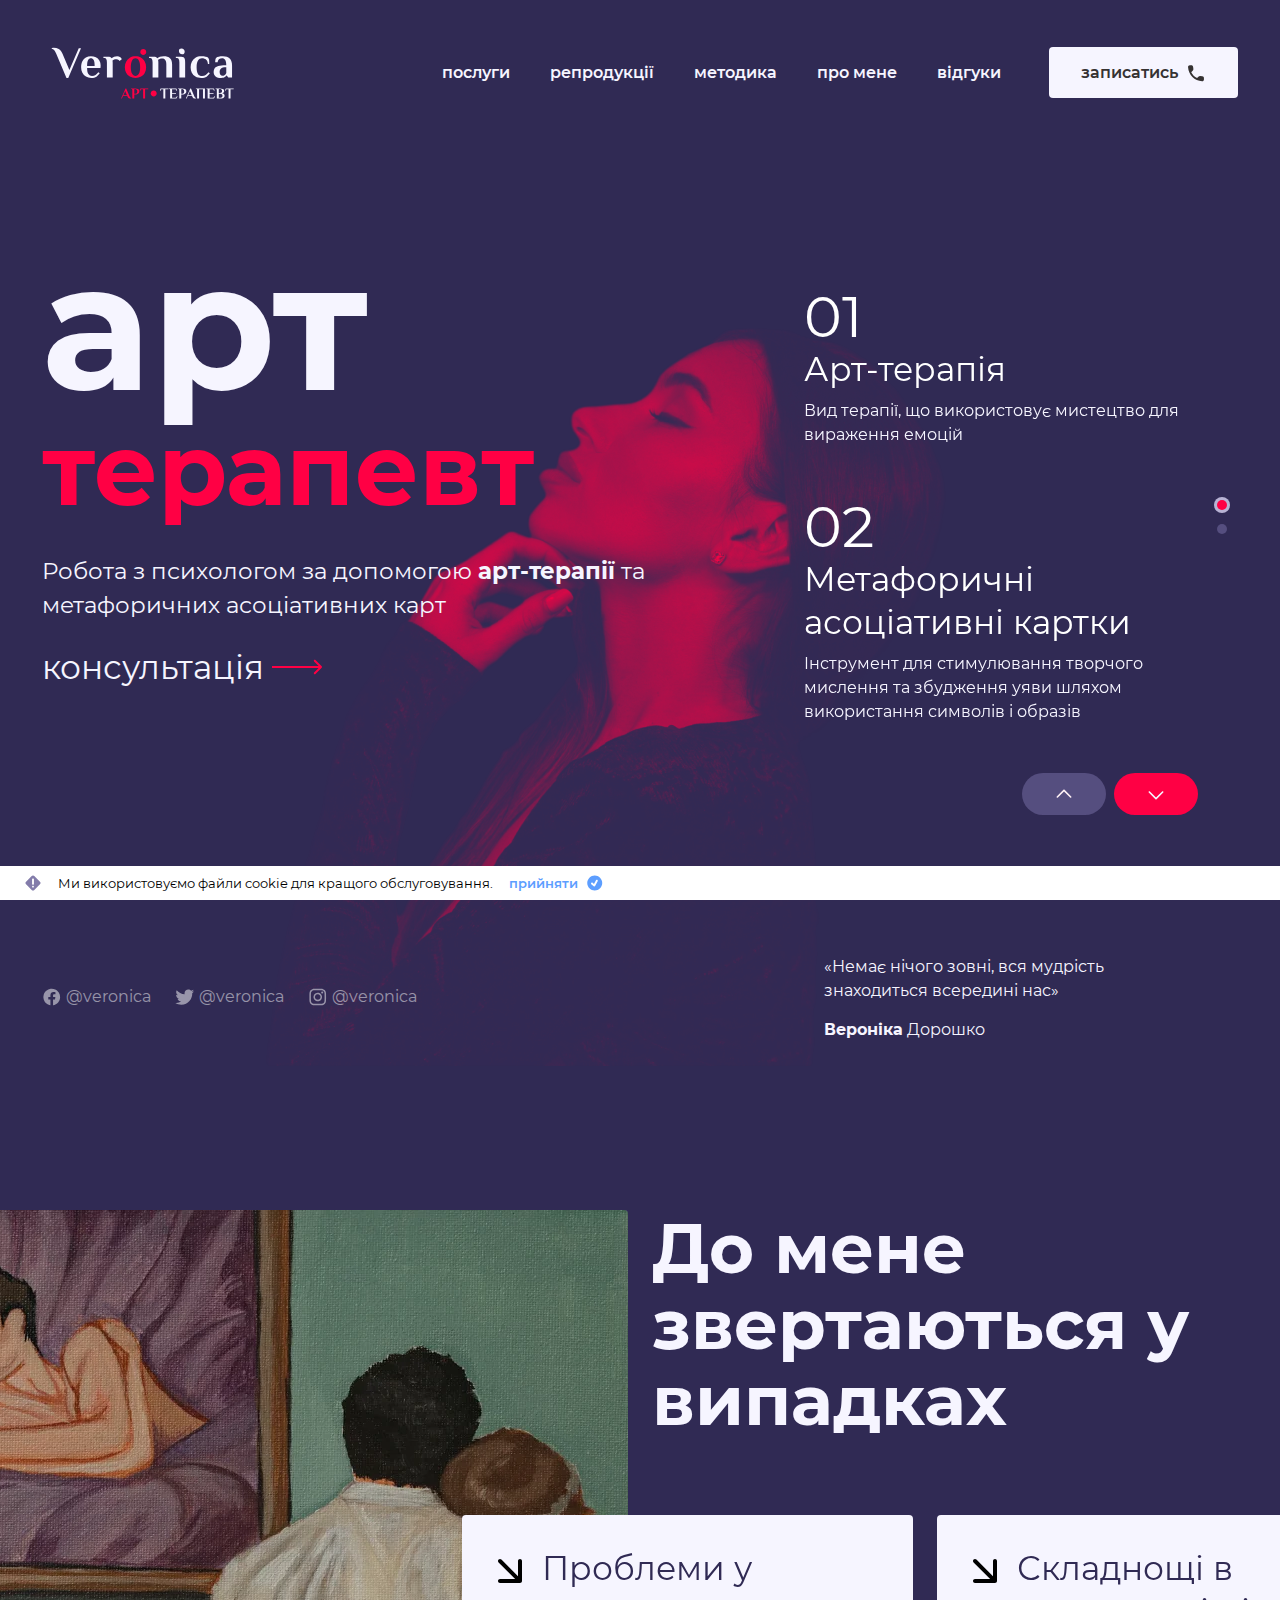
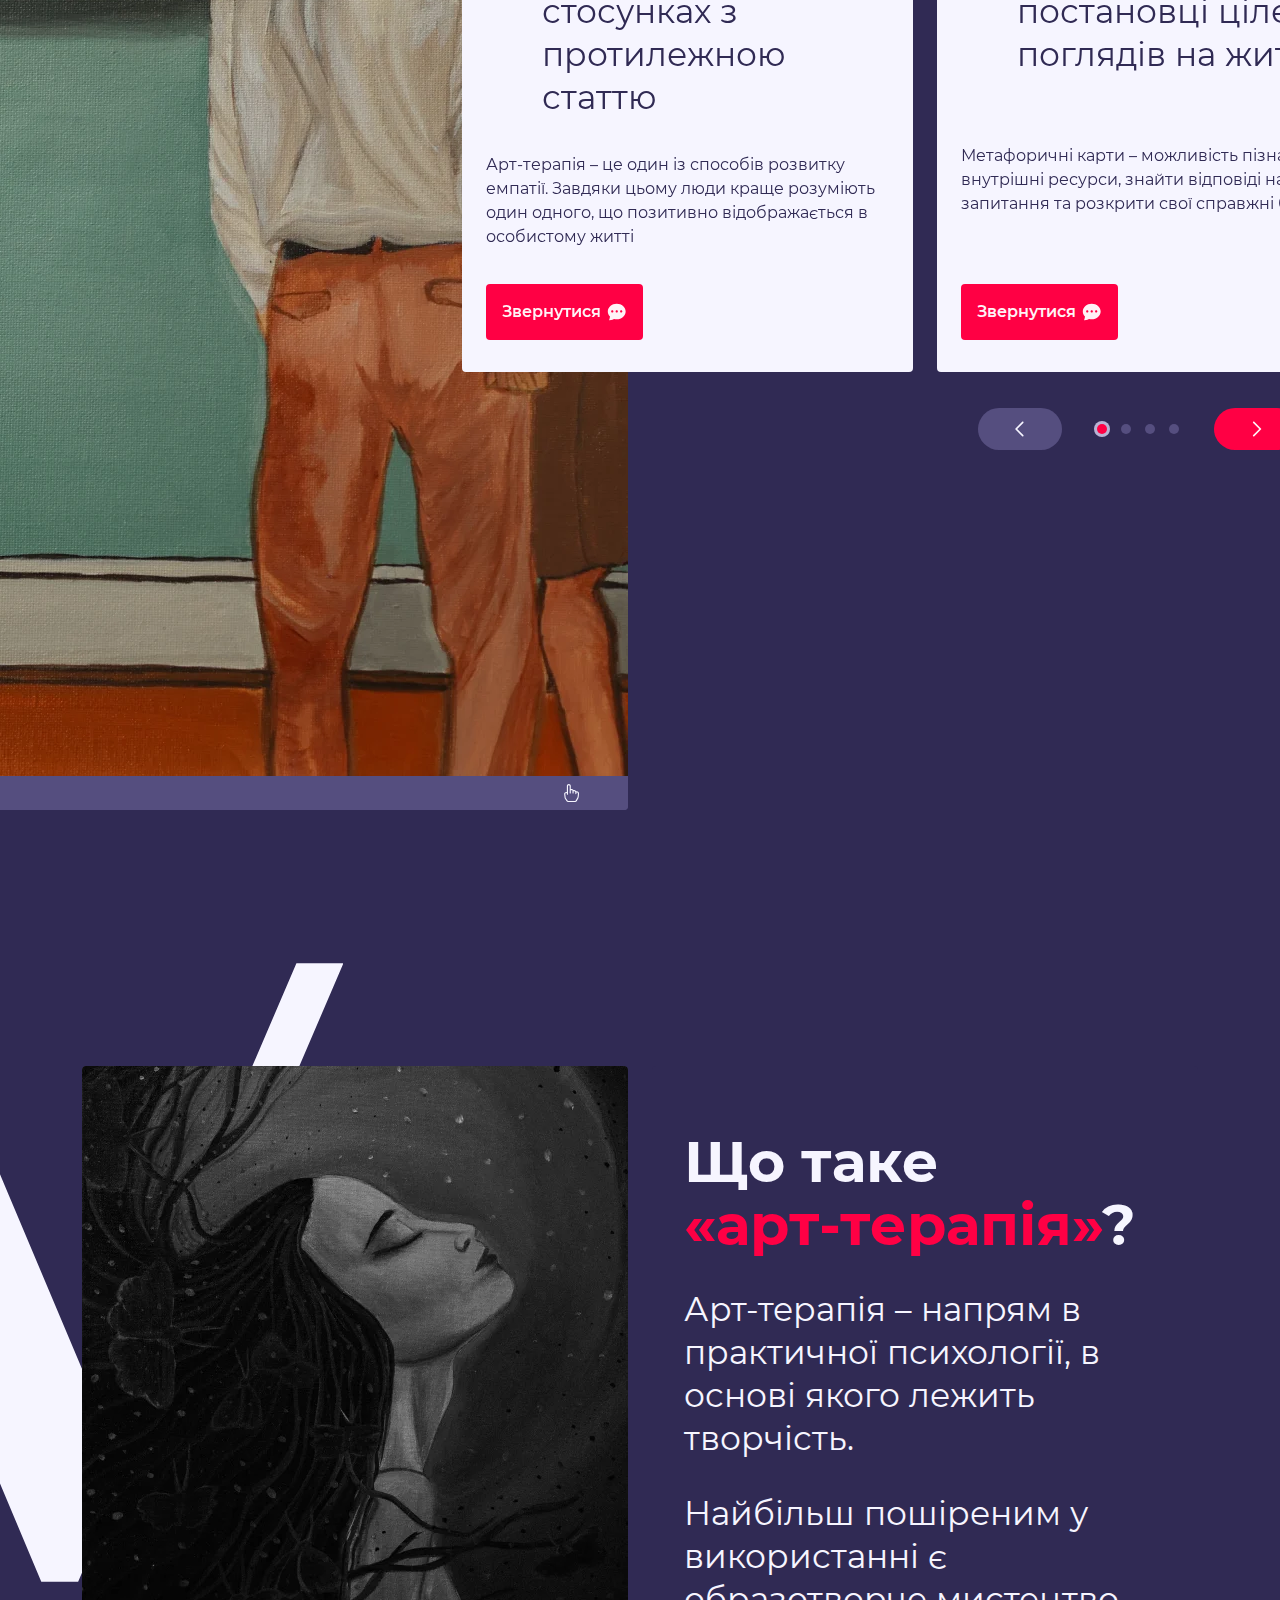
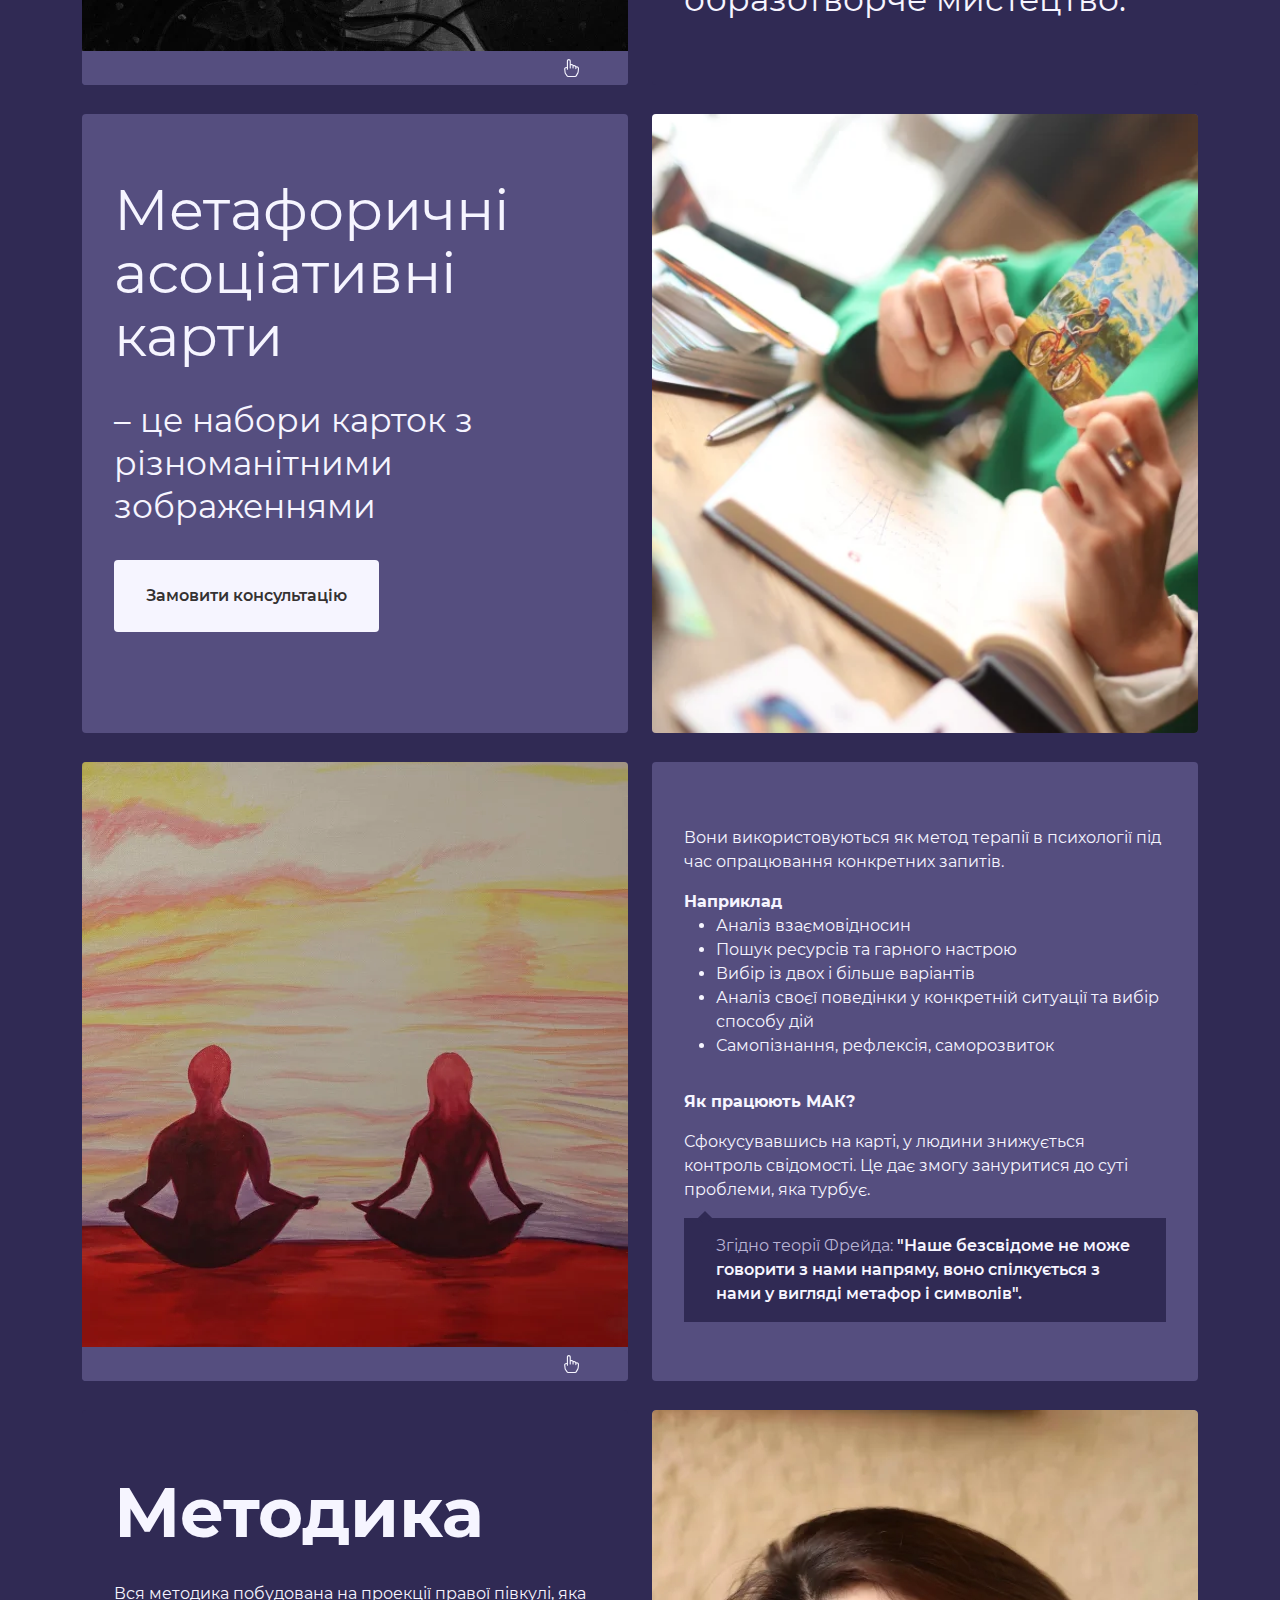
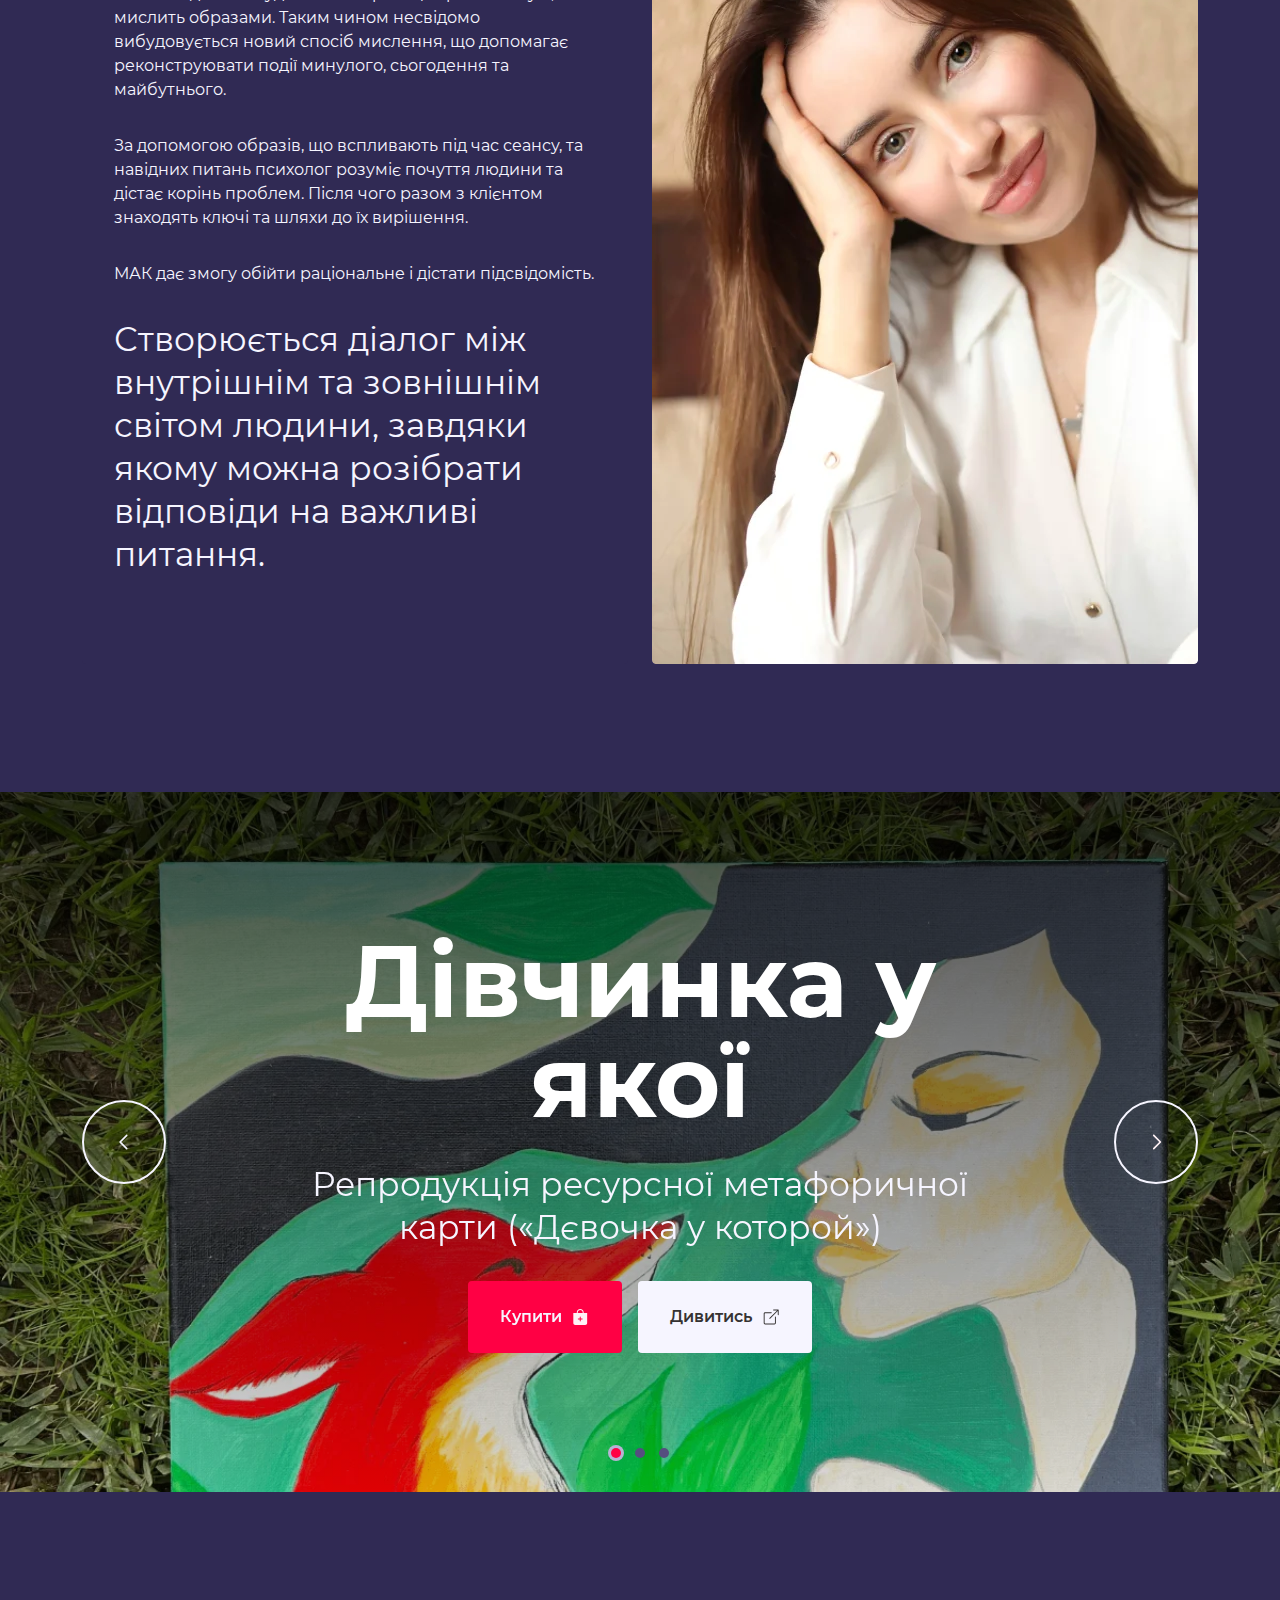
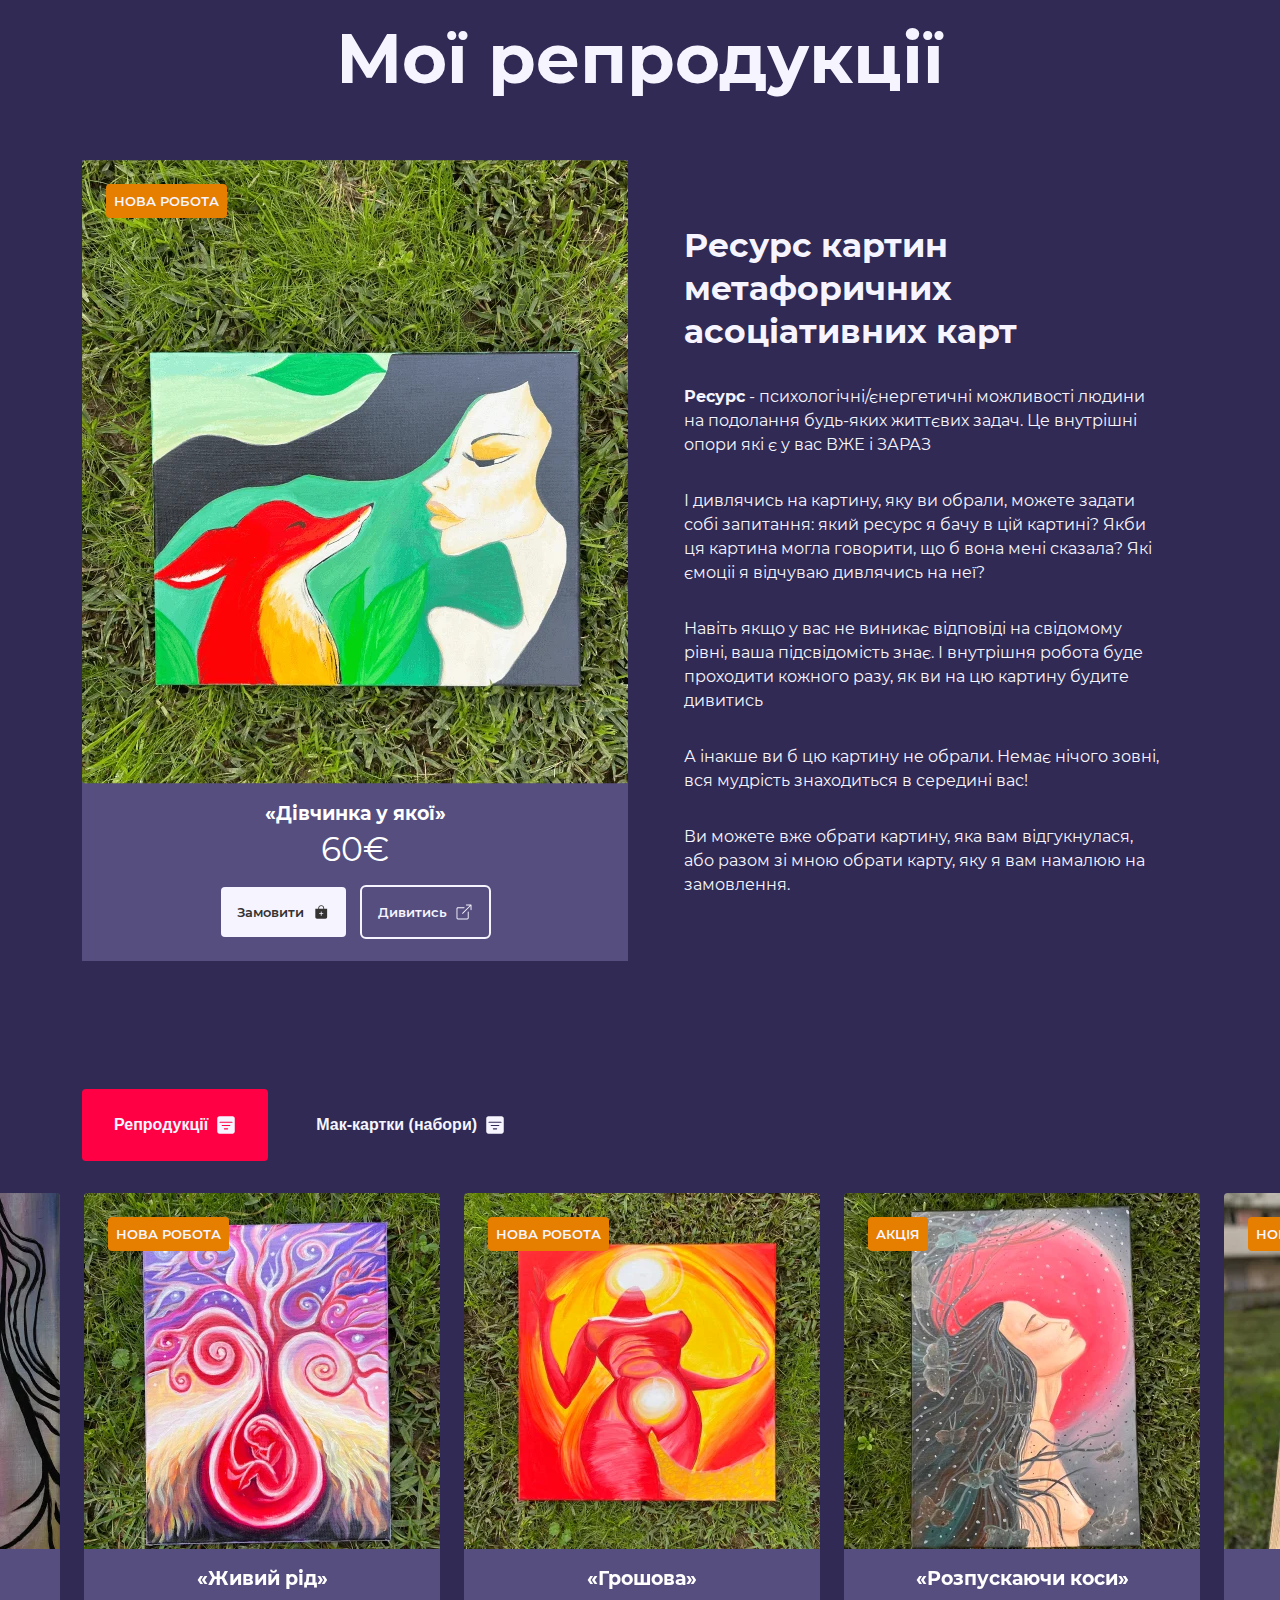
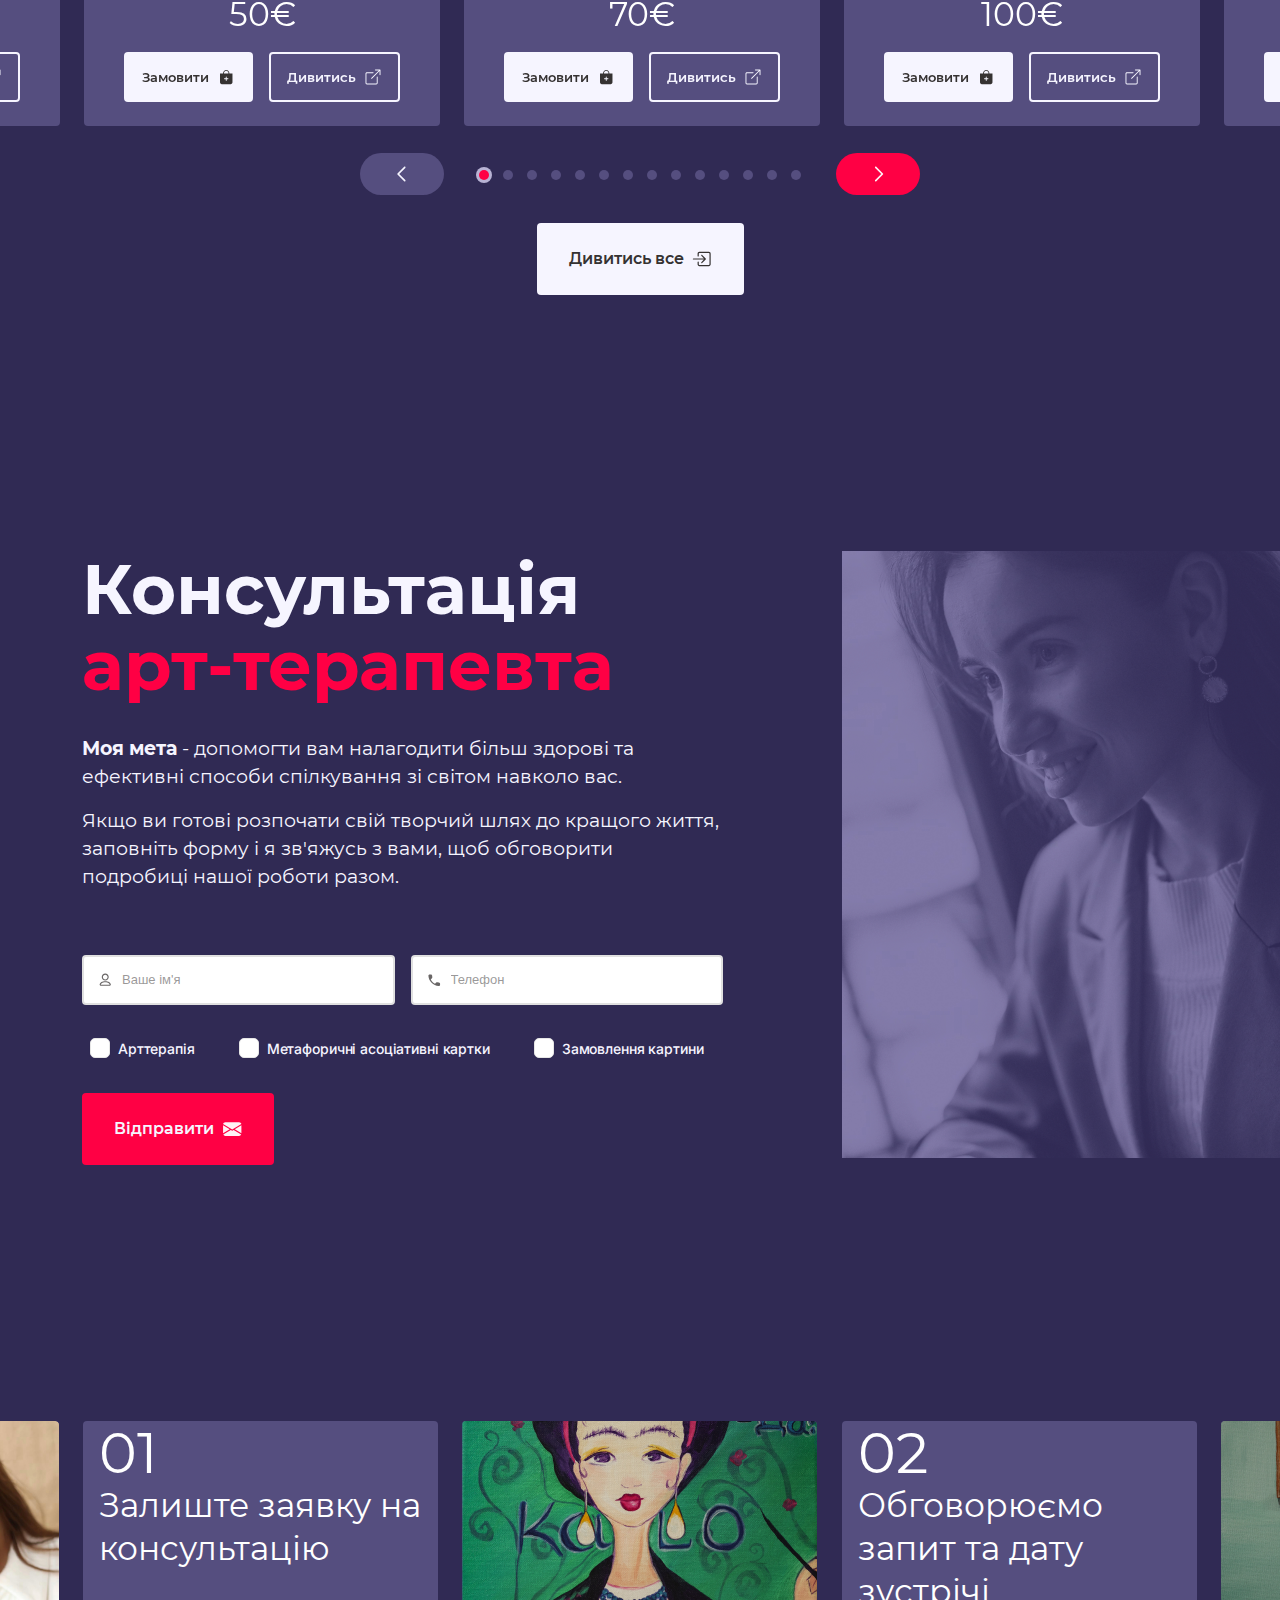
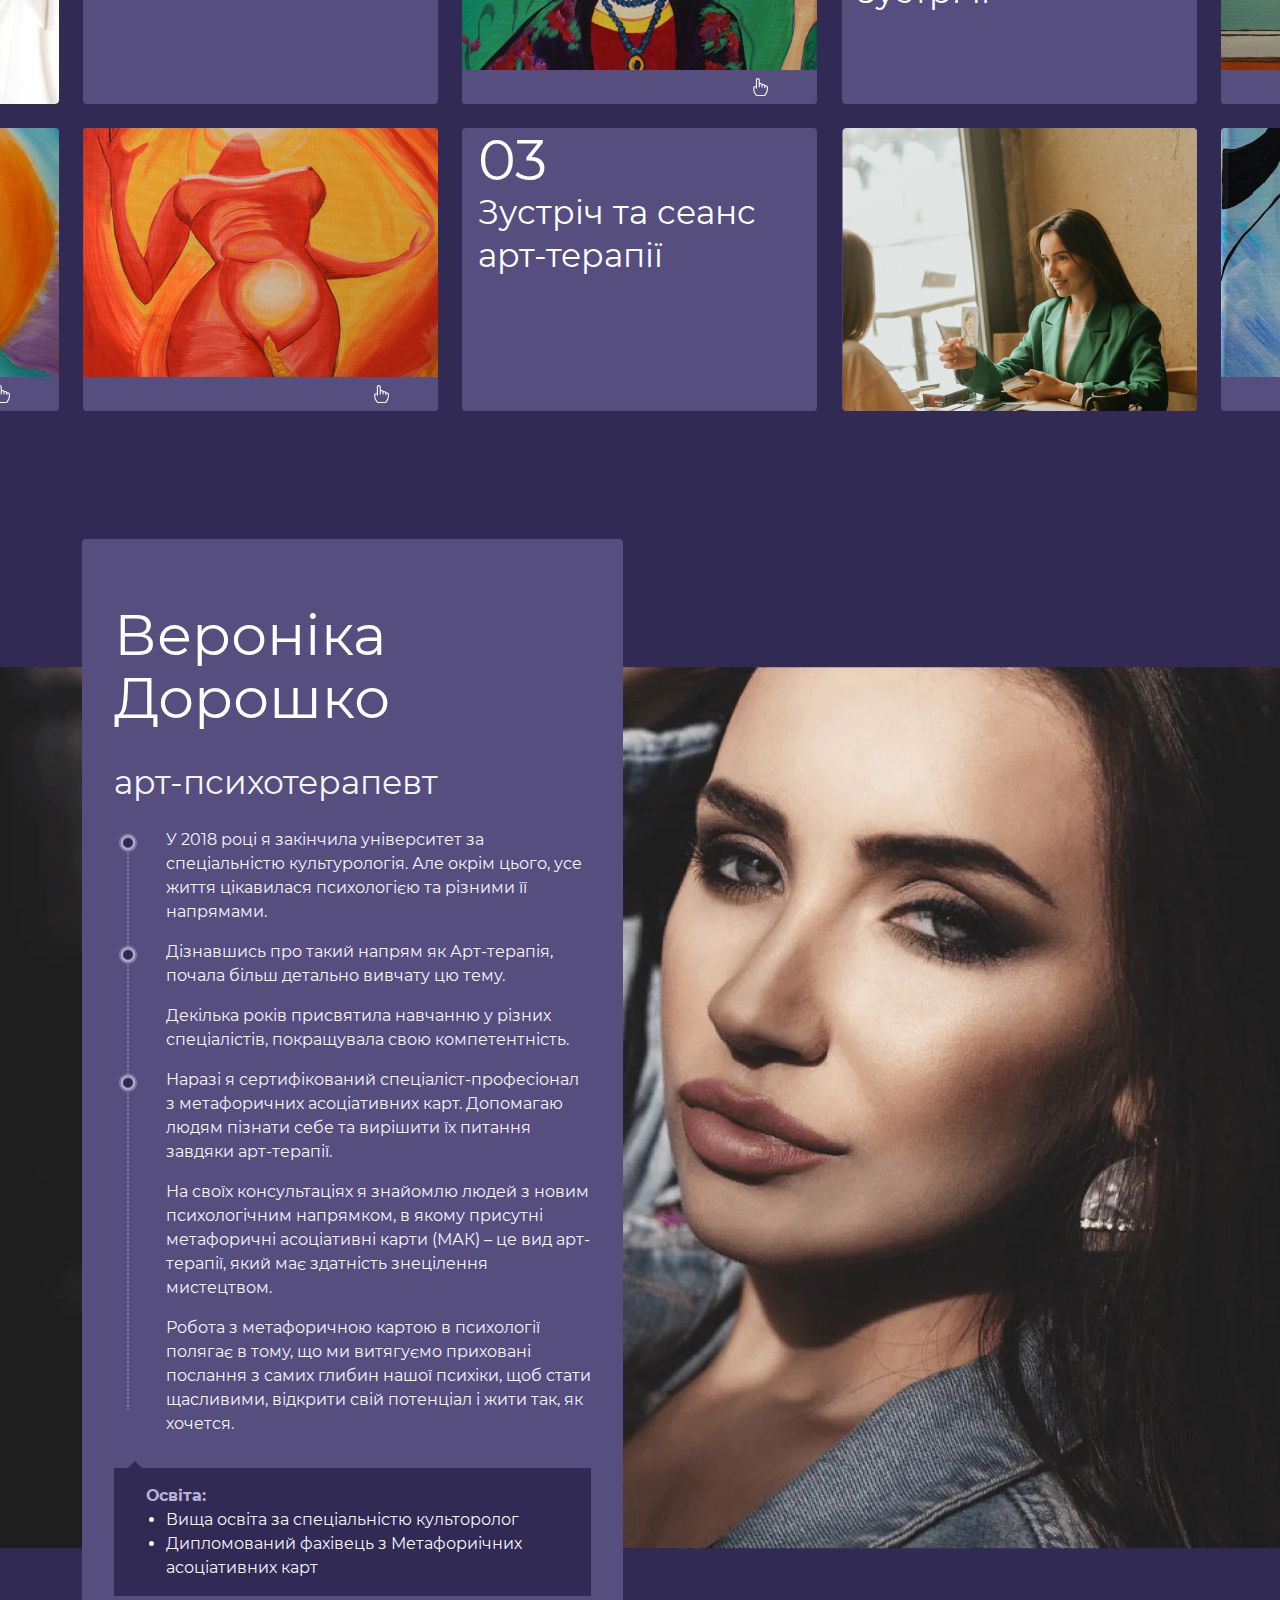
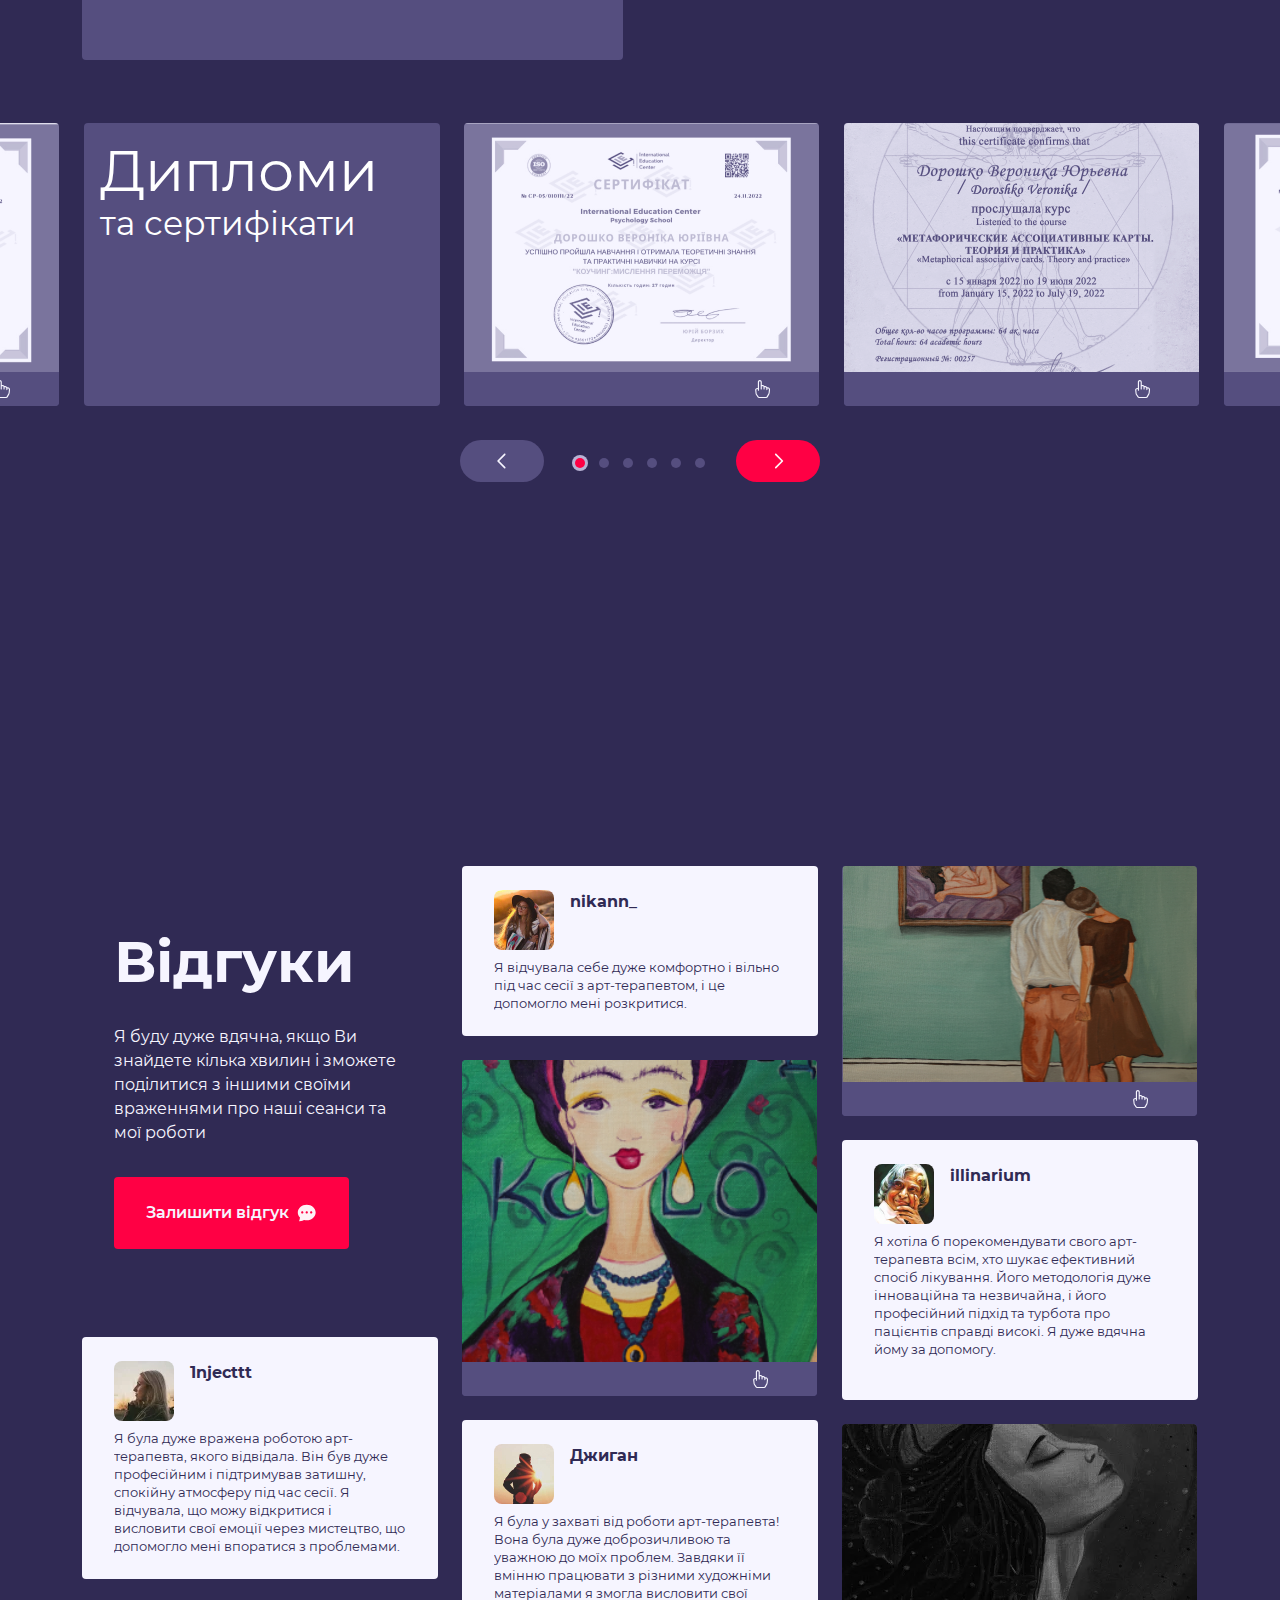
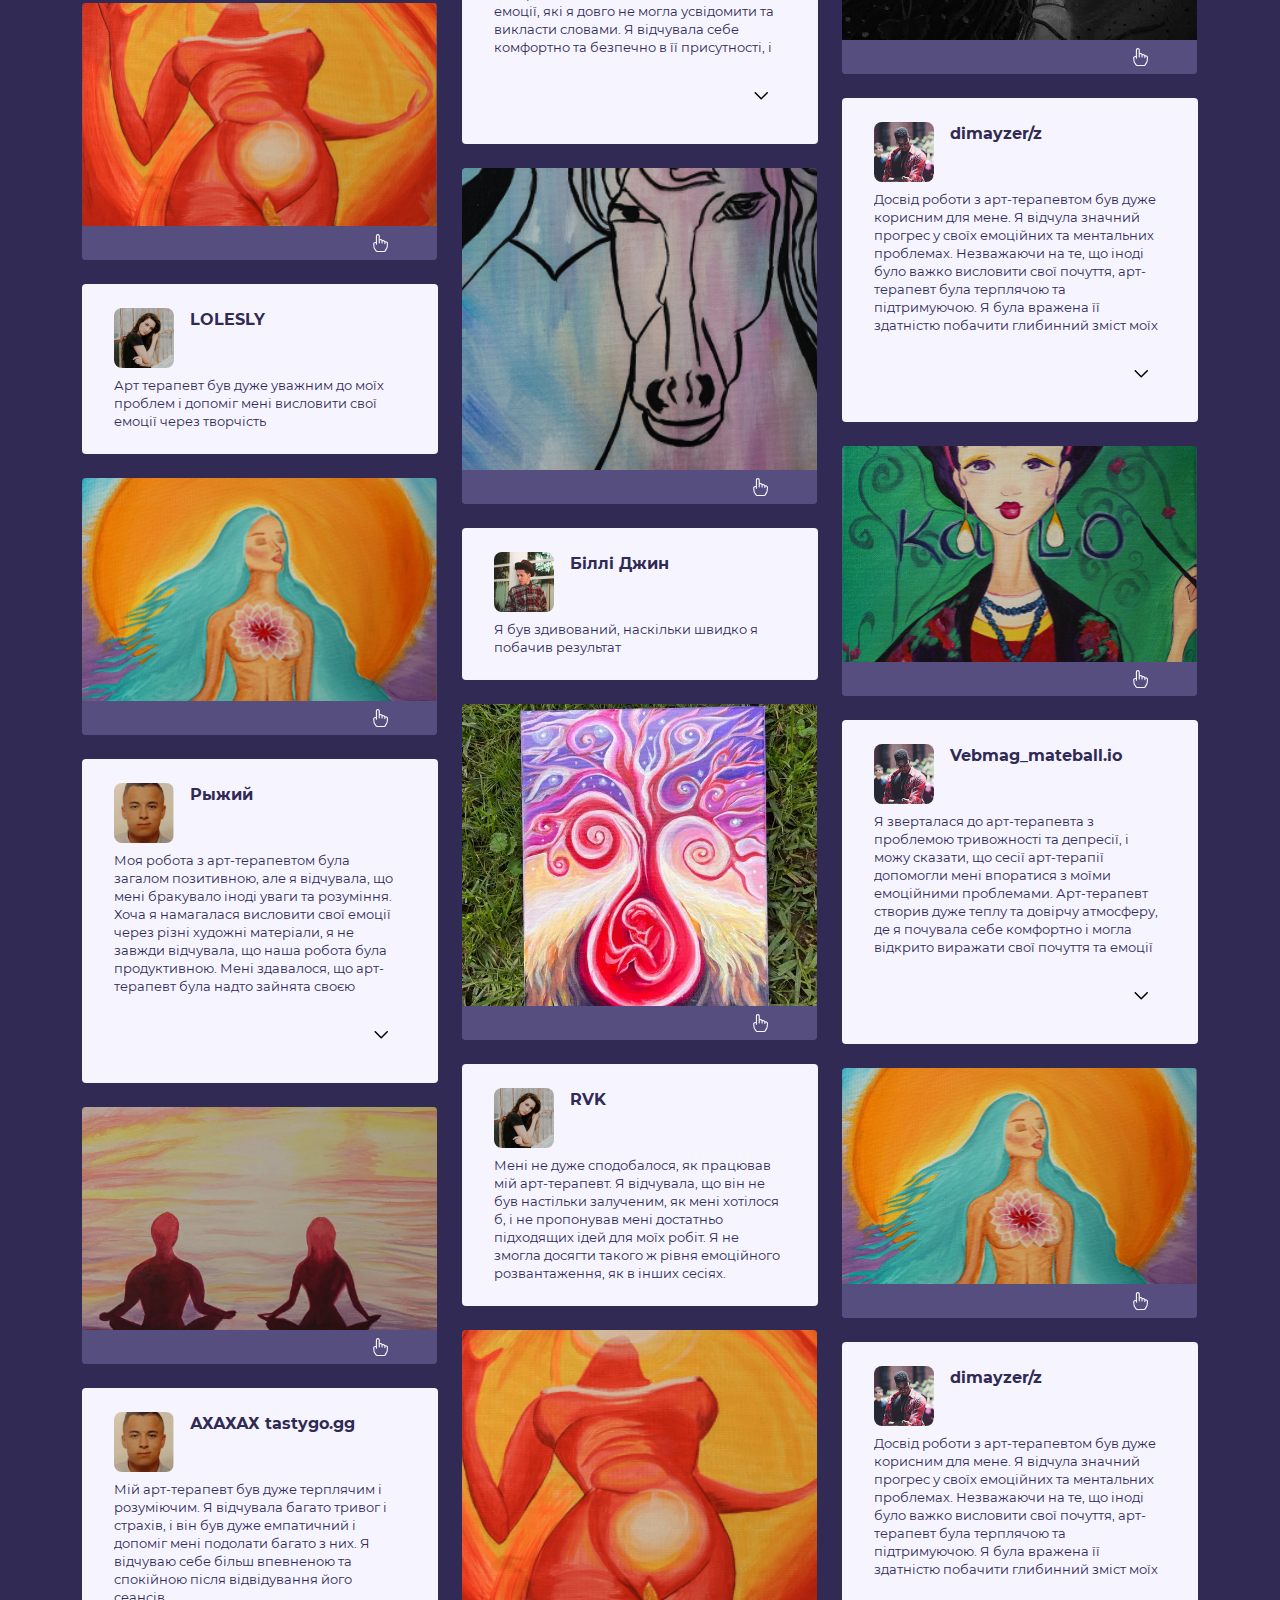
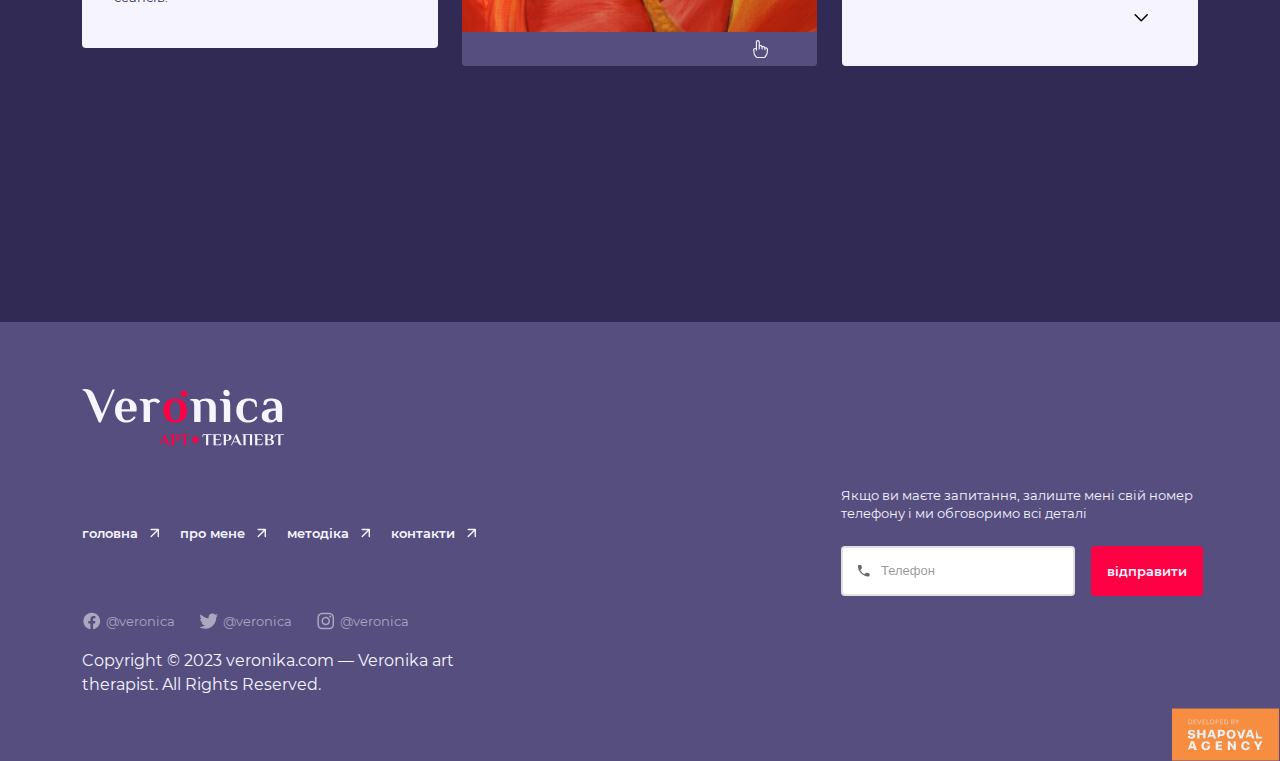
<file: index.html>
<!DOCTYPE html>
<html lang="uk">

<head>
	<meta charset="UTF-8">
	<meta http-equiv="X-UA-Compatible" content="IE=edge">
	<meta name="viewport" content="width=device-width, initial-scale=1.0">
	<link rel="icon" type="image/png" href="img/icons/Favico.svg">
	<link
		href="https://fonts.googleapis.com/css2?family=Inter:wght@400;500&family=Montserrat:wght@400;600;700&display=swap"
		rel="stylesheet">
	<link rel="stylesheet" href="css/jquery.fancybox.min.css">
	<link rel="stylesheet" href="css/slick.css">
	<link rel="stylesheet" href="css/style.css">
	<title>Veronica</title>
</head>

<body>
	<div class="wrapper">

		<main class="content">
			<header class="header">
				<div class="header__container container">
					<div class="header__body">
						<a href="/" class="header__logo">
							<img src="img/icons/logo-icon.svg" alt="logo">
						</a>
						<div class="header__burger">
							<span></span>
							<span></span>
						</div>
						<nav class="header__menu">
							<ul class="header__list">
								<li>
									<a class="header__link scroll-to" href="#section-services">послуги</a>
								</li>
								<li>
									<a class="header__link scroll-to" href="#section-reproductions">репродукції</a>
								</li>
								<li>
									<a class="header__link scroll-to" href="#section-method">методика</a>
								</li>
								<li>
									<a class="header__link scroll-to" href="#section-about">про
										мене</a>
								</li>
								<li>
									<a class="header__link scroll-to" href="#section-reviews">відгуки</a>
								</li>
								<li>
									<a class="btn btn-enroll" href="">записатись</a>
								</li>
							</ul>
							<div class="header__burger">
								<span></span>
								<span></span>
							</div>
							<ul class="header__social social">
								<li class="social__item social__item--facebook"><a href="#">@veronica</a></li>
								<li class="social__item social__item--twitter"><a href="#">@veronica</a></li>
								<li class="social__item social__item--instagram"><a href="#">@veronica</a></li>
							</ul>
							<p class="header__copyright copyright">Copyright © 2023 veronika.com — Veronika art therapist. All
								Rights
								Reserved.</p>
						</nav>
						<div class="overlay"></div>
					</div>
				</div>
			</header>
			<section class="section-hero hero" id="section-hero">
				<div class="hero__container container">
					<div class="hero__left-column">
						<h1 class="hero__title">арт<br><span>терапевт</span></h1>
						<p class="hero__text">Робота з психологом за допомогою <span>арт-терапії</span> та метафоричних
							асоціативних карт
						</p>
						<a class="btn btn-hero" href="">консультація</a>
						<div class="hero__author">
							<p>«Немає нічого зовні, вся мудрість знаходиться всередині нас»</p>
							<h5><span>Вероніка</span> Дорошко</h5>
						</div>
						<div class="hero__social">
							<div class="hero__social-item hero__social-item--facebook"><a href="">@veronica</a></div>
							<div class="hero__social-item hero__social-item--twitter"><a href="">@veronica</a></div>
							<div class="hero__social-item hero__social-item--instagram"><a href="">@veronica</a></div>
						</div>
					</div>
					<div class="hero__right-column">
						<div class="hero__slider hero-slick">
							<div class="hero__slide">
								<div class="hero__slide-inner">
									<span class="hero-slide__number">01</span>
									<h3 class="hero-slide__title">Арт-терапія</h3>
									<p class="hero-slide__text">Вид терапії, що використовує мистецтво для вираження емоцій</p>
								</div>
							</div>
							<div class="hero__slide">
								<div class="hero__slide-inner">
									<span class="hero-slide__number">02</span>
									<h3 class="hero-slide__title">Метафоричні асоціативні картки</h3>
									<p class="hero-slide__text">Інструмент для стимулювання творчого мислення та збудження уяви
										шляхом використання символів і образів</p>
								</div>
							</div>
							<div class="hero__slide">
								<div class="hero__slide-inner">
									<span class="hero-slide__number">03</span>
									<h3 class="hero-slide__title">Консультація</h3>
									<p class="hero-slide__text">Отримайте індивідуальну консультацію арт-терапевта, анонімно та
										ефективно, прямо зараз. Розкрийте свої внутрішні потенціали.</p>
								</div>
							</div>
							<div class="hero__slide">
								<div class="hero__slide-inner">
									<span class="hero-slide__number">04</span>
									<h3 class="hero-slide__title">Намалювати асоціативну карту</h3>
									<p class="hero-slide__text">Візуальний спосіб організації і структурування інформації, ідей
										та думок</p>
								</div>
							</div>
						</div>
						<div class="slider-nav">
							<button class="slider-prev-hero">Previous</button>
							<button class="slider-next-hero">Next</button>
						</div>
						<div class="hero__slider-tablet hero-slick-tablet">
							<div class="hero__slide">
								<div class="hero__slide-inner">
									<span class="hero-slide__number">01</span>
									<h3 class="hero-slide__title">Арт-терапія</h3>
									<p class="hero-slide__text">Вид терапії, що використовує мистецтво для вираження емоцій</p>
								</div>
							</div>
							<div class="hero__slide">
								<div class="hero__slide-inner">
									<span class="hero-slide__number">02</span>
									<h3 class="hero-slide__title">Метафоричні асоціативні картки</h3>
									<p class="hero-slide__text">Інструмент для стимулювання творчого мислення та збудження уяви
										шляхом використання символів і образів</p>
								</div>
							</div>
							<div class="hero__slide">
								<div class="hero__slide-inner">
									<span class="hero-slide__number">03</span>
									<h3 class="hero-slide__title">Консультація</h3>
									<p class="hero-slide__text">Отримайте індивідуальну консультацію арт-терапевта, анонімно та
										ефективно, прямо зараз. Розкрийте свої внутрішні потенціали.</p>
								</div>
							</div>
							<div class="hero__slide">
								<div class="hero__slide-inner">
									<span class="hero-slide__number">04</span>
									<h3 class="hero-slide__title">Намалювати асоціативну карту</h3>
									<p class="hero-slide__text">Візуальний спосіб організації і структурування інформації, ідей
										та думок</p>
								</div>
							</div>
						</div>
					</div>
					<div class="hero__footer">
						<div class="hero__footer-inner">
							<div class="hero__social">
								<div class="hero__social-item hero__social-item--facebook"><a href="">@veronica</a></div>
								<div class="hero__social-item hero__social-item--twitter"><a href="">@veronica</a></div>
								<div class="hero__social-item hero__social-item--instagram"><a href="">@veronica</a></div>
							</div>
							<div class="hero__author">
								<p>«Немає нічого зовні, вся мудрість знаходиться всередині нас»</p>
								<h5><span>Вероніка</span> Дорошко</h5>
							</div>
						</div>
					</div>
					<div id="modalHeroBlock" class="modalHeroBlock">
						<h5>Частіше замовляється</h5>
						<div class="modalHeroBlock__content">
							<div class="modalHeroBlock__image-holder"><img src="img/modalHeroBlock-img.webp" alt="image"></div>
							<p class="modalHeroBlock__text-holder">Метафориічні асоціативні карти – шлях до роскриття
								внутрішнього світу...
								<a class="btn" href="">Детальніше</a>
							</p>
						</div>
						<div class="modalHeroBlock-close">
							<img src="img/icons/close.svg" alt="icon">
						</div>
					</div>
				</div>
			</section>
			<section class=" section-services services" id="section-services">
				<div class="services__container">
					<div class="services__column">
						<div class="cards__item">
							<div class="cards__image-holder">
								<picture>
									<source media="(min-width: 768px)" srcset="img/services-img-1.webp" type="image/webp">
									<source media="(min-width: 576px)" srcset="img/services-img-1-tablet.webp" type="image/webp">
									<img src="img/services-img-1-mobile.webp" alt="image">
								</picture>
							</div>
							<div class="cards__text-holder">
								<div class="cards__icon-holder">
									<img src="img/icons/pointer-icon.svg" alt="icon">
								</div>
								<h3>«Розпускаючи коси»</h3>
								<h4>100€</h4>
								<div class="cards__buttons">
									<a class="btn btn-buy" href="">Замовити</a>
									<a class="btn btn-look" href="">Дивитись</a>
								</div>
							</div>
						</div>
						<h3 class="services__suptitle">До мене звертаються у випадках</h3>
					</div>
					<div class="services__column">
						<h3 class="services__title">До мене звертаються у випадках</h3>
						<div class="services__slider services-slick">
							<div class="services__item">
								<div class="services__inner">
									<h4>Проблеми у стосунках з протилежною статтю</h4>
									<p>Арт-терапія – це один із способів розвитку емпатії. Завдяки цьому люди краще
										розуміють один
										одного, що позитивно відображається в особистому житті</p>
									<a class="btn btn-message" href="">Звернутися</a>
								</div>
							</div>
							<div class="services__item">
								<div class="services__inner">
									<h4>Складнощі в постановці цілей та поглядів на життя</h4>
									<p>Метафоричні карти – можливість пізнати внутрішні ресурси, знайти відповіді на
										запитання та
										розкрити свої справжні бажання.</p>
									<a class="btn btn-message" href="">Звернутися</a>
								</div>
							</div>
							<div class="services__item">
								<div class="services__inner">
									<h4>Складнощі в роботі з колегами</h4>
									<p>Пізнавши себе та свою поведінку, людина має змогу по-іншому дивитися та оцінювати
										певні
										ситуації, що виникають з ним у соціумі.</p>
									<a class="btn btn-message" href="">Звернутися</a>
								</div>
							</div>
							<div class="services__item">
								<div class="services__inner">
									<h4>Депресія</h4>
									<p>Терапія допомагає виявляти свої емоції та думки через мистецтво, відчути
										задоволення від
										життя. Розслаблює та покращує настрій.</p>
									<a class="btn btn-message" href="">Звернутися</a>
								</div>
							</div>
						</div>
					</div>
				</div>
			</section>
			<section class="section-grid grid" id="section-method">
				<div class="grid__container container">
					<div class="cards__item">
						<div class="cards__image-holder">
							<img src="img/grid-img-1.webp" alt="image">
						</div>
						<div class="cards__text-holder">
							<div class="cards__icon-holder">
								<img src="img/icons/pointer-icon.svg" alt="icon">
							</div>
							<h3>«Розпускаючи коси»</h3>
							<h4>100€</h4>
							<div class="cards__buttons">
								<a class="btn btn-buy" href="">Замовити</a>
								<a class="btn btn-look" href="">Дивитись</a>
							</div>
						</div>
					</div>
					<div class="cards__item">
						<h2>Що таке<br>
							<span>«арт-терапія»</span>?
						</h2>
						<p>Арт-терапія – напрям в практичної психології, в основі якого лежить творчість.</p>
						<p>Найбільш пошіреним у використанні є образотворче мистецтво. </p>
					</div>
					<div class="cards__item">
						<h2>Метафоричні асоціативні карти</h2>
						<p>– це набори карток з різноманітними зображеннями</p>
						<a class="btn btn-consultation" href="">Замовити консультацію</a>
						<!-- <a class="btn btn-consultation" data-fancybox data-src="#modal-consultation"
							href="javascript:;">Замовити консультацію</a> -->
					</div>
					<div class="cards__item">
						<img src="img/grid-img-2.webp" alt="image">
					</div>
					<div class="cards__item">
						<div class="cards__image-holder">
							<picture>
								<source media="(min-width: 1200px)" srcset="img/grid-img-3.webp" type="image/webp">
								<source media="(min-width: 768px)" srcset="img/1.png" type="image/webp">
								<img src="img/111.png" alt="image">
							</picture>
						</div>
						<div class="cards__text-holder">
							<div class="cards__icon-holder">
								<img src="img/icons/pointer-icon.svg" alt="icon">
							</div>
							<h3>Репродукція ресурсної метафоричної карти</h3>
							<h4>70€</h4>
							<div class="cards__buttons">
								<a class="btn btn-buy" href="">Замовити</a>
								<a class="btn btn-look" href="">Дивитись</a>
							</div>
						</div>
					</div>
					<div class="cards__item">
						<p>Вони використовуються як метод терапії в психології під час опрацювання конкретних запитів. </p>
						<span><b>Наприклад</b></span>
						<ul>
							<li>Аналіз взаємовідносин</li>
							<li>Пошук ресурсів та гарного настрою</li>
							<li>Вибір із двох і більше варіантів</li>
							<li>Аналіз своєї поведінки у конкретній ситуації та вибір способу дій</li>
							<li>Самопізнання, рефлексія, саморозвиток</li>
						</ul>
						<p><b>Як працюють МАК?</b></p>
						<p>Сфокусувавшись на карті, у людини знижується контроль свідомості. Це дає змогу зануритися до суті
							проблеми, яка турбує.</p>
						<div class="block-annotation">
							<p><span>Згідно теорії Фрейда:</span> "Наше безсвідоме не може говорити з нами напряму, воно
								спілкується з нами у вигляді метафор і символів".</p>
						</div>
					</div>
					<div class="cards__item">
						<h2>Методика</h2>

						<p>Вся методика побудована на проекції правої півкулі, яка мислить образами. Таким чином несвідомо
							вибудовується новий спосіб мислення, що допомагає реконструювати події минулого, сьогодення та
							майбутнього.</p>
						<p>За допомогою образів, що вспливають під час сеансу, та навідних питань психолог розуміє почуття
							людини та дістає корінь проблем. Після чого разом з клієнтом знаходять ключі та шляхи до їх
							вирішення.</p>
						<p>МАК дає змогу обійти раціональне і дістати підсвідомість.</p>
						<p>Створюється діалог між внутрішнім та зовнішнім світом людини, завдяки якому можна розібрати
							відповіди на важливі питання.</p>
					</div>
					<div class="cards__item">
						<picture>
							<source media="(min-width: 1200px)" srcset="img/grid-img-4.webp" type="image/webp">
							<source media="(min-width: 576px)" srcset="img/2.png" type="image/webp">
							<img src="img/22.png" alt="image">
						</picture>
					</div>
				</div>
			</section>
			<section class="section-shop shop">
				<div class="shop__slider shop-slick">
					<div class="shop__item">
						<div class="container">
							<div class="shop__text-holder">
								<h2 class="shop__title">Дівчинка у<br> якої</h2>
								<p class="shop__text">Репродукція ресурсної метафоричної карти («Дєвочка у которой»)</p>
							</div>
							<div class="shop__buttons">
								<a class="btn btn-buy" href="">Купити</a>
								<a class="btn btn-look" href="">Дивитись</a>
							</div>
						</div>
					</div>
					<div class="shop__item">
						<div class="container">
							<div class="shop__text-holder">
								<h2 class="shop__title">Розпускаючи<br>
									коси</h2>
								<p class="shop__text">Репродукція ресурсної метафоричної карти «Распуская косы»</p>
							</div>
							<div class="shop__buttons">
								<a class="btn btn-buy" href="">Купити</a>
								<a class="btn btn-look" href="">Дивитись</a>
							</div>
						</div>
					</div>
					<div class="shop__item">
						<div class="container">
							<div class="shop__text-holder">
								<h2 class="shop__title">Афродіта</h2>
								<p class="shop__text">Архитипічна картина</p>
							</div>
							<div class="shop__buttons">
								<a class="btn btn-buy" href="">Купити</a>
								<a class="btn btn-look" href="">Дивитись</a>
							</div>
						</div>
					</div>
				</div>
				<div class="slider-nav container">
					<button class="slider-prev-shop">Previous</button>
					<button class="slider-next-shop">Next</button>
				</div>
			</section>
			<section class="section-reproductions reproductions" id="section-reproductions">
				<h2 class="reproductions__title">Мої репродукції</h2>
				<div class="reproductions__container container">
					<div class="reproductions__left-column">
						<div class="reproductions__image-holder">
							<img src="img/reproductions-img.webp" alt="image">
							<div class="badge-box">
								НОВА РОБОТА
							</div>
						</div>
						<div class="reproductions__text-holder">
							<h3 class="reproductions__suptitle">«Дівчинка у якої»</h3>
							<h3 class="reproductions__price">60€</h3>
							<div class="reproductions__buttons">
								<a class="btn reproductions-buy" href="">Замовити</a>
								<a class="btn reproductions-look" href="">Дивитись</a>
							</div>
						</div>
					</div>
					<div class="reproductions__right-column">
						<h3>Ресурс картин<br>
							метафоричних асоціативних карт</h3>
						<p><b>Ресурс</b> - психологічні/єнергетичні можливості людини на подолання будь-яких життєвих задач.
							Це внутрішні опори які є у вас ВЖЕ і ЗАРАЗ</p>
						<p>І дивлячись на картину, яку ви обрали, можете задати собі запитання: який ресурс я бачу в цій
							картині? Якби ця картина могла говорити, що б вона мені сказала? Які ємоціі я відчуваю дивлячись на
							неї? </p>
						<p>Навіть якщо у вас не виникає відповіді на свідомому рівні, ваша підсвідомість знає. І внутрішня
							робота буде проходити кожного разу, як ви на цю картину будите дивитись</p>
						<p>А інакше ви б цю картину не обрали. Немає нічого зовні, вся мудрість знаходиться в середині вас!
						</p>
						<p>Ви можете вже обрати картину, яка вам відгукнулася, або разом зі мною обрати карту, яку я вам
							намалюю на замовлення. </p>
					</div>
				</div>
			</section>
			<section class="section-tabs tabs">
				<div class="tabs__body">
					<div class="tab container">
						<button class="tablinks active"
							onclick="showSlider(event, 'reproductions-slider')">Репродукції</button>
						<button class="tablinks" onclick="showSlider(event, 'mak-slider')">Мак-картки (набори)</button>
					</div>
					<div id="reproductions-slider" class="tabcontent">
						<div class="reproductions-slider reproductions-slick">
							<div class="reproductions-slider__item">
								<div class="reproductions-slider__inner">
									<div class="reproductions-slider__image-holder">
										<img src="img/reproductions-slider-img-1.webp" alt="image">
										<div class="badge-box">
											НОВА РОБОТА
										</div>
									</div>
									<div class="reproductions-slider__text-holder">
										<h3 class="reproductions-slider__title">«Третє око»</h3>
										<h4 class="reproductions-slider__price">50€</h4>
										<div class="reproductions-slider__buttons">
											<a class="btn btn-buy" href="">Замовити</a>
											<a class="btn btn-look" href="">Дивитись</a>
										</div>
									</div>
								</div>
							</div>
							<div class="reproductions-slider__item">
								<div class="reproductions-slider__inner">
									<div class="reproductions-slider__image-holder">
										<img src="img/reproductions-slider-img-2.webp" alt="image">
										<div class="badge-box">
											НОВА РОБОТА
										</div>
									</div>
									<div class="reproductions-slider__text-holder">
										<h3 class="reproductions-slider__title">«Живий рід»</h3>
										<h4 class="reproductions-slider__price">50€</h4>
										<div class="reproductions-slider__buttons">
											<a class="btn btn-buy" href="#modal-buy-common-1">Замовити</a>
											<a class="btn btn-look" href="#modal-buy-common-1">Дивитись</a>
											<!-- <a class="btn btn-buy" data-fancybox data-src="#modal-buy-common-1"
												href="javascript:;">Замовити</a>
											<a class="btn btn-look" data-fancybox data-src="#modal-buy-common-1"
												href="javascript:;">Дивитись</a> -->
										</div>
									</div>
								</div>
							</div>
							<div class="reproductions-slider__item">
								<div class="reproductions-slider__inner">
									<div class="reproductions-slider__image-holder">
										<img src="img/reproductions-slider-img-3.webp" alt="image">
										<div class="badge-box">
											НОВА РОБОТА
										</div>
									</div>
									<div class="reproductions-slider__text-holder">
										<h3 class="reproductions-slider__title">«Грошова»</h3>
										<h4 class="reproductions-slider__price">70€</h4>
										<div class="reproductions-slider__buttons">
											<a class="btn btn-buy" href="#modal-buy-common-2">Замовити</a>
											<a class="btn btn-look" href="#modal-buy-common-2">Дивитись</a>
										</div>
									</div>
								</div>
							</div>
							<div class="reproductions-slider__item">
								<div class="reproductions-slider__inner">
									<div class="reproductions-slider__image-holder">
										<img src="img/reproductions-slider-img-4.webp" alt="image">
										<div class="badge-box">
											АКЦІЯ
										</div>
									</div>
									<div class="reproductions-slider__text-holder">
										<h3 class="reproductions-slider__title">«Розпускаючи коси»</h3>
										<h4 class="reproductions-slider__price">100€</h4>
										<div class="reproductions-slider__buttons">
											<a class="btn btn-buy" href="">Замовити</a>
											<a class="btn btn-look" href="">Дивитись</a>
										</div>
									</div>
								</div>
							</div>
							<div class="reproductions-slider__item">
								<div class="reproductions-slider__inner">
									<div class="reproductions-slider__image-holder">
										<img src="img/reproductions-slider-img-5.webp" alt="image">
										<div class="badge-box">
											НОВА РОБОТА
										</div>
									</div>
									<div class="reproductions-slider__text-holder">
										<h3 class="reproductions-slider__title">«Афродіта»</h3>
										<h4 class="reproductions-slider__price">150€</h4>
										<div class="reproductions-slider__buttons">
											<a class="btn btn-buy" href="">Замовити</a>
											<a class="btn btn-look" href="">Дивитись</a>
										</div>
									</div>
								</div>
							</div>
							<div class="reproductions-slider__item">
								<div class="reproductions-slider__inner">
									<div class="reproductions-slider__image-holder">
										<img src="img/reproductions-slider-img-6.webp" alt="image">
										<div class="badge-box">
											НОВА РОБОТА
										</div>
									</div>
									<div class="reproductions-slider__text-holder">
										<h3 class="reproductions-slider__title">«Зевс»</h3>
										<h4 class="reproductions-slider__price">150€</h4>
										<div class="reproductions-slider__buttons">
											<a class="btn btn-buy" href="">Замовити</a>
											<a class="btn btn-look" href="">Дивитись</a>
										</div>
									</div>
								</div>
							</div>
							<div class="reproductions-slider__item">
								<div class="reproductions-slider__inner">
									<div class="reproductions-slider__image-holder">
										<img src="img/reproductions-slider-img-7.webp" alt="image">
										<div class="badge-box">
											НОВА РОБОТА
										</div>
									</div>
									<div class="reproductions-slider__text-holder">
										<h3 class="reproductions-slider__title">«Живий рід»</h3>
										<h4 class="reproductions-slider__price">70€</h4>
										<div class="reproductions-slider__buttons">
											<a class="btn btn-buy" href="">Замовити</a>
											<a class="btn btn-look" href="">Дивитись</a>
										</div>
									</div>
								</div>
							</div>
							<div class="reproductions-slider__item">
								<div class="reproductions-slider__inner">
									<div class="reproductions-slider__image-holder">
										<img src="img/reproductions-slider-img-8.webp" alt="image">
										<div class="badge-box">
											НОВА РОБОТА
										</div>
									</div>
									<div class="reproductions-slider__text-holder">
										<h3 class="reproductions-slider__title">Репродукція ресурсної метафоричної карти</h3>
										<h4 class="reproductions-slider__price">70€</h4>
										<div class="reproductions-slider__buttons">
											<a class="btn btn-buy" href="">Замовити</a>
											<a class="btn btn-look" href="">Дивитись</a>
										</div>
									</div>
								</div>
							</div>
							<div class="reproductions-slider__item">
								<div class="reproductions-slider__inner">
									<div class="reproductions-slider__image-holder">
										<img src="img/reproductions-slider-img-9.webp" alt="image">
										<div class="badge-box">
											НОВА РОБОТА
										</div>
									</div>
									<div class="reproductions-slider__text-holder">
										<h3 class="reproductions-slider__title">«Дівчинка у якої»</h3>
										<h4 class="reproductions-slider__price">60€</h4>
										<div class="reproductions-slider__buttons">
											<a class="btn btn-buy" href="">Замовити</a>
											<a class="btn btn-look" href="">Дивитись</a>
										</div>
									</div>
								</div>
							</div>
							<div class="reproductions-slider__item">
								<div class="reproductions-slider__inner">
									<div class="reproductions-slider__image-holder">
										<img src="img/reproductions-slider-img-10.webp" alt="image">
										<div class="badge-box">
											НОВА РОБОТА
										</div>
									</div>
									<div class="reproductions-slider__text-holder">
										<h3 class="reproductions-slider__title">«У пошуках сенсу»</h3>
										<h4 class="reproductions-slider__price">60€</h4>
										<div class="reproductions-slider__buttons">
											<a class="btn btn-buy" href="">Замовити</a>
											<a class="btn btn-look" href="">Дивитись</a>
										</div>
									</div>
								</div>
							</div>
							<div class="reproductions-slider__item">
								<div class="reproductions-slider__inner">
									<div class="reproductions-slider__image-holder">
										<img src="img/reproductions-slider-img-11.webp" alt="image">
										<div class="badge-box">
											НОВА РОБОТА
										</div>
									</div>
									<div class="reproductions-slider__text-holder">
										<h3 class="reproductions-slider__title">«Оголені почуття»</h3>
										<h4 class="reproductions-slider__price">70€</h4>
										<div class="reproductions-slider__buttons">
											<a class="btn btn-buy" href="">Замовити</a>
											<a class="btn btn-look" href="">Дивитись</a>
										</div>
									</div>
								</div>
							</div>
							<div class="reproductions-slider__item">
								<div class="reproductions-slider__inner">
									<div class="reproductions-slider__image-holder">
										<img src="img/reproductions-slider-img-12.webp" alt="image">
										<div class="badge-box">
											НОВА РОБОТА
										</div>
									</div>
									<div class="reproductions-slider__text-holder">
										<h3 class="reproductions-slider__title">Репродукція ресурсної метафоричної карти</h3>
										<h4 class="reproductions-slider__price">80€</h4>
										<div class="reproductions-slider__buttons">
											<a class="btn btn-buy" href="">Замовити</a>
											<a class="btn btn-look" href="">Дивитись</a>
										</div>
									</div>
								</div>
							</div>
							<div class="reproductions-slider__item">
								<div class="reproductions-slider__inner">
									<div class="reproductions-slider__image-holder">
										<img src="img/reproductions-slider-img-13.webp" alt="image">
										<div class="badge-box">
											НОВА РОБОТА
										</div>
									</div>
									<div class="reproductions-slider__text-holder">
										<h3 class="reproductions-slider__title">Репродукція ресурсної метафоричної карти</h3>
										<h4 class="reproductions-slider__price">50€</h4>
										<div class="reproductions-slider__buttons">
											<a class="btn btn-buy" href="">Замовити</a>
											<a class="btn btn-look" href="">Дивитись</a>
										</div>
									</div>
								</div>
							</div>
							<div class="reproductions-slider__item">
								<div class="reproductions-slider__inner">
									<div class="reproductions-slider__image-holder">
										<img src="img/reproductions-slider-img-14.webp" alt="image">

										<div class="badge-box">
											НОВА РОБОТА
										</div>
									</div>
									<div class="reproductions-slider__text-holder">
										<h3 class="reproductions-slider__title">«Оголені почуття»</h3>
										<h4 class="reproductions-slider__price">50€</h4>
										<div class="reproductions-slider__buttons">
											<a class="btn btn-buy" href="">Замовити</a>
											<a class="btn btn-look" href="">Дивитись</a>
										</div>
									</div>
								</div>
							</div>
						</div>
						<div class="slider-nav container">
							<button class="slider-prev">Previous</button>
							<button class="slider-next">Next</button>
						</div>
						<div class="reproductions__footer">
							<a class="btn btn-look" href="listing-rep.html">Дивитись все</a>
						</div>
					</div>
					<div id="mak-slider" class="tabcontent">
						<div class="mak-slider mak-slick">
							<div class="mak-slider__item">
								<div class="mak-slider__inner">
									<div class="mak-slider__image-holder">
										<img src="img/mak-slider-img-1.webp" alt="image">

									</div>
									<div class="mak-slider__text-holder">
										<h3 class="mak-slider__title">В пошуках сенсу</h3>
										<h4 class="mak-slider__price">100€</h4>
										<div class="mak-slider__buttons">
											<a class="btn btn-buy" href="">Замовити</a>
											<a class="btn btn-look" href="">Дивитись</a>
										</div>
									</div>
								</div>
							</div>
							<div class="mak-slider__item">
								<div class="mak-slider__inner">
									<div class="mak-slider__image-holder">
										<img src="img/mak-slider-img-2.webp" alt="image">

									</div>
									<div class="mak-slider__text-holder">
										<h3 class="mak-slider__title">Я і гроші</h3>
										<h4 class="mak-slider__price">100€</h4>

										<div class="mak-slider__buttons">
											<a class="btn btn-buy" href="">Замовити</a>
											<a class="btn btn-look" href="">Дивитись</a>
										</div>
									</div>
								</div>
							</div>
							<div class="mak-slider__item">
								<div class="mak-slider__inner">
									<div class="mak-slider__image-holder">
										<img src="img/mak-slider-img-3.webp" alt="image">

									</div>
									<div class="mak-slider__text-holder">
										<h3 class="mak-slider__title">Горщик Золота</h3>
										<h4 class="mak-slider__price">100€</h4>

										<div class="mak-slider__buttons">
											<a class="btn btn-buy" href="">Замовити</a>
											<a class="btn btn-look" href="">Дивитись</a>
										</div>
									</div>
								</div>
							</div>
							<div class="mak-slider__item">
								<div class="mak-slider__inner">
									<div class="mak-slider__image-holder">
										<img src="img/mak-slider-img-4.webp" alt="image">

									</div>
									<div class="mak-slider__text-holder">
										<h3 class="mak-slider__title">Коб</h3>
										<h4 class="mak-slider__price">100€</h4>

										<div class="mak-slider__buttons">
											<a class="btn btn-buy" href="">Замовити</a>
											<a class="btn btn-look" href="">Дивитись</a>
										</div>
									</div>
								</div>
							</div>
							<div class="mak-slider__item">
								<div class="mak-slider__inner">
									<div class="mak-slider__image-holder">
										<img src="img/mak-slider-img-5.webp" alt="image">

									</div>
									<div class="mak-slider__text-holder">
										<h3 class="mak-slider__title">Внутрішні дракони</h3>
										<h4 class="mak-slider__price">100€</h4>

										<div class="mak-slider__buttons">
											<a class="btn btn-buy" href="">Замовити</a>
											<a class="btn btn-look" href="">Дивитись</a>
										</div>
									</div>
								</div>
							</div>
							<div class="mak-slider__item">
								<div class="mak-slider__inner">
									<div class="mak-slider__image-holder">
										<img src="img/mak-slider-img-6.webp" alt="image">

									</div>
									<div class="mak-slider__text-holder">
										<h3 class="mak-slider__title">Оголені почуття</h3>
										<h4 class="mak-slider__price">100€</h4>

										<div class="mak-slider__buttons">
											<a class="btn btn-buy" href="">Замовити</a>
											<a class="btn btn-look" href="">Дивитись</a>
										</div>
									</div>
								</div>
							</div>
							<div class="mak-slider__item">
								<div class="mak-slider__inner">
									<div class="mak-slider__image-holder">
										<img src="img/mak-slider-img-7.webp" alt="image">

									</div>
									<div class="mak-slider__text-holder">
										<h3 class="mak-slider__title">Химера</h3>
										<h4 class="mak-slider__price">100€</h4>

										<div class="mak-slider__buttons">
											<a class="btn btn-buy" href="">Замовити</a>
											<a class="btn btn-look" href="">Дивитись</a>
										</div>
									</div>
								</div>
							</div>
							<div class="mak-slider__item">
								<div class="mak-slider__inner">
									<div class="mak-slider__image-holder">
										<img src="img/mak-slider-img-8.webp" alt="image">

									</div>
									<div class="mak-slider__text-holder">
										<h3 class="mak-slider__title">Я приймаю рішення</h3>
										<h4 class="mak-slider__price">100€</h4>

										<div class="mak-slider__buttons">
											<a class="btn btn-buy" href="">Замовити</a>
											<a class="btn btn-look" href="">Дивитись</a>
										</div>
									</div>
								</div>
							</div>
							<div class="mak-slider__item">
								<div class="mak-slider__inner">
									<div class="mak-slider__image-holder">
										<img src="img/mak-slider-img-9.webp" alt="image">

									</div>
									<div class="mak-slider__text-holder">
										<h3 class="mak-slider__title">Третє око</h3>
										<h4 class="mak-slider__price">100€</h4>

										<div class="mak-slider__buttons">
											<a class="btn btn-buy" href="">Замовити</a>
											<a class="btn btn-look" href="">Дивитись</a>
										</div>
									</div>
								</div>
							</div>
							<div class="mak-slider__item">
								<div class="mak-slider__inner">
									<div class="mak-slider__image-holder">
										<img src="img/mak-slider-img-10.webp" alt="image">

									</div>
									<div class="mak-slider__text-holder">
										<h3 class="mak-slider__title">Любов очима художника</h3>
										<h4 class="mak-slider__price">100€</h4>

										<div class="mak-slider__buttons">
											<a class="btn btn-buy" href="">Замовити</a>
											<a class="btn btn-look" href="">Дивитись</a>
										</div>
									</div>
								</div>
							</div>
							<div class="mak-slider__item">
								<div class="mak-slider__inner">
									<div class="mak-slider__image-holder">
										<img src="img/mak-slider-img-11.webp" alt="image">

									</div>
									<div class="mak-slider__text-holder">
										<h3 class="mak-slider__title">Ох</h3>
										<h4 class="mak-slider__price">100€</h4>

										<div class="mak-slider__buttons">
											<a class="btn btn-buy" href="">Замовити</a>
											<a class="btn btn-look" href="">Дивитись</a>
										</div>
									</div>
								</div>
							</div>
							<div class="mak-slider__item">
								<div class="mak-slider__inner">
									<div class="mak-slider__image-holder">
										<img src="img/mak-slider-img-12.webp" alt="image">
										<div class="badge-box">
											НОВА РОБОТА
										</div>
									</div>
									<div class="mak-slider__text-holder">
										<h3 class="mak-slider__title">Сила роду</h3>
										<h4 class="mak-slider__price">100€</h4>

										<div class="mak-slider__buttons">
											<a class="btn btn-buy" href="">Замовити</a>
											<a class="btn btn-look" href="">Дивитись</a>
										</div>
									</div>
								</div>
							</div>
						</div>
						<div class="slider-navs container">
							<button class="slider-prevs">Previous</button>
							<button class="slider-nexts">Next</button>
						</div>
						<div class="mak__footer">
							<a class="btn btn-look" href="listing-mak.html">Дивитись все</a>
						</div>
					</div>
				</div>
			</section>
			<section class="section-cta cta" id="section-cta">
				<div class="cta__container container">
					<div class="cta__body">
						<div class="cta__left-column">
							<h2 class="cta__title">Консультація<br><span>арт-терапевта</span></h2>
							<p class="cta__text"><b>Моя мета</b> - допомогти вам налагодити більш здорові та ефективні
								способи спілкування зі
								світом навколо вас.</p>
							<p class="cta__text">Якщо ви готові розпочати свій творчий шлях до кращого життя, заповніть
								форму і я зв'яжусь з
								вами, щоб обговорити подробиці нашої роботи разом.</p>
							<form class="cta-form" action="#">
								<div class="cta-form__input-name input-name-wrapper">
									<input type="text" class="input" id="name-cta-form" name="name" placeholder="Ваше ім'я"
										required>
								</div>
								<div class="cta-form__input-phone input-phone-wrapper">
									<input type="tel" class="input" id="phone-cta-form" name="phone" placeholder="Телефон"
										required>
								</div>
								<div class="cta-form__checkbox">
									<input type="checkbox" id="arttherapy" name="arttherapy" value="Art Therapy">

									<label for="arttherapy">Арттерапія</label>
									<input type="checkbox" id="metaphor_cards" name="metaphor_cards"
										value="Metaphorical Associative Cards">
									<label for="metaphor_cards">Метафоричні асоціативні картки</label>
									<input type="checkbox" id="order_painting" name="order_painting" value="Order Painting">
									<label for="order_painting">Замовлення картини</label>
								</div>
								<button class="btn btn-submit" type="submit">Відправити</button>
							</form>
						</div>
						<div class="cta__right-column">
							<div class="cta__image-holder">
								<picture>
									<source media="(min-width: 1200px)" srcset="img/cta-img-desktop.webp" type="image/webp">
									<img src="img/cta-img-tablet.webp" alt="image">
								</picture>
							</div>
						</div>
					</div>
				</div>
			</section>
			<section class="section-steps steps">
				<div class="cards">
					<div class="cards__item">
						<img src="img/steps-img-1.webp" alt="image">
					</div>
					<div class="cards__item">
						<div class="cards__number">01</div>
						<p class="cards__text">Залиште заявку на консультацію</p>
					</div>
					<div class="cards__item">
						<div class="cards__image-holder">
							<img src="img/steps-img-2.webp" alt="image">
						</div>
						<div class="cards__text-holder">
							<div class="cards__icon-holder">
								<img src="img/icons/pointer-icon.svg" alt="icon">
							</div>
							<h3>Репродукція ресурсної<br> метафоричної карти</h3>
							<h4>150€</h4>
							<div class="cards__buttons">
								<a class="btn btn-buy" href="">Замовити</a>
								<a class="btn btn-look" href="">Дивитись</a>
							</div>
						</div>
					</div>
					<div class="cards__item">
						<div class="cards__number">02</div>
						<p class="cards__text">Обговорюємо запит та дату зустрічі</p>
					</div>
					<div class="cards__item">
						<div class="cards__image-holder">
							<img src="img/steps-img-3.webp" alt="image">
						</div>
						<div class="cards__text-holder">
							<div class="cards__icon-holder">
								<img src="img/icons/pointer-icon.svg" alt="icon">
							</div>
							<h3>«Оголені почуття»</h3>
							<h4>70€</h4>
							<div class="cards__buttons">
								<a class="btn btn-buy" href="">Замовити</a>
								<a class="btn btn-look" href="">Дивитись</a>
							</div>
						</div>
					</div>
					<div class="cards__item">
						<div class="cards__image-holder">
							<img src="img/steps-img-4.webp" alt="image">
						</div>
						<div class="cards__text-holder">
							<div class="cards__icon-holder">
								<img src="img/icons/pointer-icon.svg" alt="icon">
							</div>
							<h3>«Афродіта»</h3>
							<h4>150€</h4>
							<div class="cards__buttons">
								<a class="btn btn-buy" href="">Замовити</a>
								<a class="btn btn-look" href="">Дивитись</a>
							</div>
						</div>
					</div>
					<div class="cards__item">
						<div class="cards__image-holder">
							<img src="img/steps-img-5.webp" alt="image">
						</div>
						<div class="cards__text-holder">
							<div class="cards__icon-holder">
								<img src="img/icons/pointer-icon.svg" alt="icon">
							</div>
							<h3>«Грошова»</h3>
							<h4>70€</h4>
							<div class="cards__buttons">
								<a class="btn btn-buy" href="">Замовити</a>
								<a class="btn btn-look" href="">Дивитись</a>
							</div>
						</div>
					</div>
					<div class="cards__item">
						<div class="cards__number">03</div>
						<p class="cards__text">Зустріч та сеанс арт-терапії</p>
					</div>
					<div class="cards__item">
						<img src="img/steps-img-6.webp" alt="image">
					</div>
					<div class="cards__item">
						<div class="cards__image-holder">
							<img src="img/steps-img-7.webp" alt="image">
						</div>
						<div class="cards__text-holder">
							<div class="cards__icon-holder">
								<img src="img/icons/pointer-icon.svg" alt="icon">
							</div>
							<h3>«Третє око»</h3>
							<h4>50€</h4>
							<div class="cards__buttons">
								<a class="btn btn-buy" href="">Замовити</a>
								<a class="btn btn-look" href="">Дивитись</a>
							</div>
						</div>
					</div>
				</div>
				<div class="steps__container container">
					<div class="steps__image-holder">
						<img src="img/steps-img-1-tablet.webp" alt="image">
					</div>
					<div class="steps__slider steps-slick">
						<div class="steps__item">
							<div class="steps__inner">
								<div class="steps__text-holder">
									<h3 class="steps__number">01</h3>
									<p class="steps__text">Залиште заявку на консультацію</p>
								</div>
							</div>
						</div>
						<div class="steps__item">
							<div class="steps__inner">
								<div class="steps__text-holder">
									<h3 class="steps__number">02</h3>
									<p class="steps__text">Обговорюємо запит та дату зустрічі</p>
								</div>
							</div>
						</div>
						<div class="steps__item">
							<div class="steps__inner">
								<div class="steps__text-holder">
									<h3 class="steps__number">03</h3>
									<p class="steps__text">Зустріч та сеанс арт-терапії</p>
								</div>
							</div>
						</div>
					</div>
				</div>
			</section>
			<section class="section-about about" id="section-about">
				<div class="about__container container">
					<div class="about__left-column">
						<h2 class="about__title">Вероніка<br> Дорошко</h2>
						<h3 class="about__suptitle">арт-психотерапевт</h3>
						<div class="about__text-block">
							<p class="about__text">У 2018 році я закінчила університет за спеціальністю культурологія. Але
								окрім цього, усе життя цікавилася психологією та різними її напрямами. </p>
							<p class="about__text">Дізнавшись про такий напрям як Арт-терапія, почала більш детально вивчату цю
								тему. </p>
							<p class="about__text">Декілька років присвятила навчанню у різних спеціалістів, покращувала свою
								компетентність. </p>
							<p class="about__text">Наразі я сертифікований спеціаліст-професіонал з метафоричних асоціативних
								карт. Допомагаю людям пізнати себе та вирішити їх питання завдяки арт-терапії. </p>
							<p class="about__text">На своїх консультаціях я знайомлю людей з новим психологічним напрямком, в
								якому присутні метафоричні асоціативні карти (МАК) – це вид арт-терапії, який має здатність
								знецілення мистецтвом. </p>
							<p class="about__text">Робота з метафоричною картою в психології полягає в тому, що ми витягуємо
								приховані послання з самих глибин нашої психіки, щоб стати щасливими, відкрити свій потенціал і
								жити так, як хочется.</p>
						</div>
						<div class="about__education">
							<h4>Освіта:</h4>
							<ul>
								<li>
									Вища освіта за спеціальністю культоролог
								</li>
								<li>Дипломований фахівець з Метафориічних асоціативних карт</li>
							</ul>
						</div>
					</div>
					<div class="about__right-column">
						<div class="about__image-holder">
							<picture>
								<source media="(min-width: 1200px)" srcset="img/about-img.webp" type="image/webp">
								<img src="img/about-img-laptop.webp" alt="image">
							</picture>
						</div>
					</div>
				</div>
			</section>
			<section class="section-certificates certificates">
				<div class="certificates__container">
					<div class="certificates__slider  certificates-slick">
						<div class="certificates__item certificates-image">
							<div class="cards__item">
								<div class="cards__image-holder">
									<img src="img/certificates-img-5.webp" alt="image">
								</div>
								<div class="cards__text-holder">
									<div class="cards__icon-holder">
										<img src="img/icons/pointer-icon.svg" alt="icon">
									</div>
									<div class="cards__buttons">
										<a class="btn btn-look" data-fancybox="images" data-caption=""
											href="img/certificates-2x-img-5.webp">
											Дивитись
										</a>
									</div>
								</div>
							</div>
						</div>
						<div class="certificates__item certificates-text">
							<div class="certificates__inner">
								<h3>Дипломи</h3>
								<p>та сертифікати</p>
							</div>
						</div>
						<div class="certificates__item certificates-image">
							<div class="cards__item">
								<div class="cards__image-holder">
									<img src="img/certificates-img-1.webp" alt="image">
								</div>
								<div class="cards__text-holder">
									<div class="cards__icon-holder">
										<img src="img/icons/pointer-icon.svg" alt="icon">
									</div>
									<div class="cards__buttons">
										<a class="btn btn-look" data-fancybox="images" data-caption=""
											href="img/certificates-2x-img-1.webp">
											Дивитись
										</a>
									</div>
								</div>
							</div>
						</div>
						<div class="certificates__item certificates-image">
							<div class="cards__item">
								<div class="cards__image-holder">
									<img src="img/certificates-img-2.webp" alt="image">
								</div>
								<div class="cards__text-holder">
									<div class="cards__icon-holder">
										<img src="img/icons/pointer-icon.svg" alt="icon">
									</div>
									<div class="cards__buttons">
										<a class="btn btn-look" data-fancybox="images" data-caption=""
											href="img/certificates-2x-img-2.webp">
											Дивитись
										</a>
									</div>
								</div>
							</div>
						</div>
						<div class="certificates__item certificates-image">
							<div class="cards__item">
								<div class="cards__image-holder">
									<img src="img/certificates-img-3.webp" alt="image">
								</div>
								<div class="cards__text-holder">
									<div class="cards__icon-holder">
										<img src="img/icons/pointer-icon.svg" alt="icon">
									</div>
									<div class="cards__buttons">
										<a class="btn btn-look" data-fancybox="images" data-caption=""
											href="img/certificates-2x-img-3.webp">
											Дивитись
										</a>
									</div>
								</div>
							</div>
						</div>
						<div class="certificates__item certificates-image">
							<div class="cards__item">
								<div class="cards__image-holder">
									<img src="img/certificates-img-4.webp" alt="image">
								</div>
								<div class="cards__text-holder">
									<div class="cards__icon-holder">
										<img src="img/icons/pointer-icon.svg" alt="icon">
									</div>
									<div class="cards__buttons">
										<a class="btn btn-look" data-fancybox="images" data-caption=""
											href="img/certificates-2x-img-4.webp">
											Дивитись
										</a>
									</div>
								</div>
							</div>
						</div>
					</div>
					<div class="slider-nav">
						<button class="certificates__slider-prev">Previous</button>
						<button class="certificates__slider-next">Next</button>
					</div>
				</div>
			</section>
			<section class="section-reviews reviews" id="section-reviews">
				<div class="reviews__container container">
					<div class="reviews__column reviews__column--1">
						<div class="reviews__item">
							<h2>Відгуки</h2>
							<p>Я буду дуже вдячна, якщо Ви знайдете кілька хвилин і зможете поділитися з іншими своїми
								враженнями про наші сеанси та мої роботи</p>
							<a class="btn btn-reviews" data-fancybox data-src="#modal-reviews" href="javascript:;">Залишити
								відгук</a>
						</div>
						<div class="reviews__item reviews-text">
							<div class="reviews-text__header">
								<img src="img/reviews/reviews-author-1.webp" alt="avatar">
								<h5>1njecttt</h5>
							</div>
							<div class="reviews-text__recall">
								Я була дуже вражена роботою арт-терапевта, якого відвідала. Він
								був дуже професійним і підтримував затишну, спокійну атмосферу під час сесії. Я відчувала, що
								можу відкритися і висловити свої емоції через мистецтво, що допомогло мені впоратися з
								проблемами.</div>
						</div>
						<div class="reviews__item reviews-img">
							<div class="cards__item">
								<div class="cards__image-holder">
									<img src="img/steps-img-5.webp" alt="image">
								</div>
								<div class="cards__text-holder">
									<div class="cards__icon-holder">
										<img src="img/icons/pointer-icon.svg" alt="icon">
									</div>
									<h3>«Грошова»</h3>
									<h4>70€</h4>
									<div class="cards__buttons">
										<a class="btn btn-buy" href="">Замовити</a>
										<a class="btn btn-look" href="">Дивитись</a>
									</div>
								</div>
							</div>
						</div>
						<div class="reviews__item reviews-text">
							<div class="reviews-text__header">
								<img src="img/reviews/reviews-author-2.webp" alt="avatar">
								<h5>LOLESLY</h5>
							</div>
							<div class="reviews-text__recall">
								Арт терапевт був дуже уважним до моїх проблем і допоміг мені висловити свої емоції через
								творчість</div>
						</div>
						<div class="reviews__item reviews-img">
							<div class="cards__item">
								<div class="cards__image-holder">
									<img src="img/steps-img-4.webp" alt="image">
								</div>
								<div class="cards__text-holder">
									<div class="cards__icon-holder">
										<img src="img/icons/pointer-icon.svg" alt="icon">
									</div>
									<h3>«Афродіта»</h3>
									<h4>150€</h4>
									<div class="cards__buttons">
										<a class="btn btn-buy" href="">Замовити</a>
										<a class="btn btn-look" href="">Дивитись</a>
									</div>
								</div>
							</div>
						</div>
						<div class="reviews__item reviews-text">
							<div class="reviews-text__header">
								<img src="img/reviews/reviews-author-3.webp" alt="avatar">
								<h5>Рыжий</h5>
							</div>
							<div class="content-inner">
								<div class="content-full">
									<p>
										Моя робота з арт-терапевтом була загалом позитивною, але я відчувала, що мені бракувало
										іноді уваги та розуміння. Хоча я намагалася висловити свої емоції через різні художні
										матеріали, я не завжди відчувала, що наша робота була продуктивною. Мені здавалося, що
										арт-терапевт була надто зайнята своєю власною методикою і не приділяла достатньо уваги
										моїм потребам. Я не можу рекомендувати її повністю, але, можливо, це була особливість моєї
										особистості і я просто не відчувала хімію з цим фахівцем.
									</p>
								</div>
							</div>
							<span class="read-more">Read more</span>
						</div>
						<div class="reviews__item reviews-img">
							<div class="cards__item">
								<div class="cards__image-holder">
									<img src="img/grid-img-3.webp" alt="image">
								</div>
								<div class="cards__text-holder">
									<div class="cards__icon-holder">
										<img src="img/icons/pointer-icon.svg" alt="icon">
									</div>
									<h3>Репродукція ресурсної метафоричної карти</h3>
									<h4>70€</h4>
									<div class="cards__buttons">
										<a class="btn btn-buy" href="">Замовити</a>
										<a class="btn btn-look" href="">Дивитись</a>
									</div>
								</div>
							</div>
						</div>
						<div class="reviews__item reviews-text">
							<div class="reviews-text__header">
								<img src="img/reviews/reviews-author-3.webp" alt="avatar">
								<h5>АХАХАХ tastygo.gg</h5>
							</div>
							<div class="reviews-text__recall">
								Мій арт-терапевт був дуже терплячим і розуміючим. Я відчувала багато тривог і страхів, і він був
								дуже емпатичний і допоміг мені подолати багато з них. Я відчуваю себе більш впевненою та
								спокійною після відвідування його сеансів.</div>
						</div>
					</div>
					<div class="reviews__column reviews__column--2">
						<div class="reviews__item reviews-text">
							<div class="reviews-text__header">
								<img src="img/reviews/reviews-author-5.webp" alt="avatar">
								<h5>nikann_</h5>
							</div>
							<div class="reviews-text__recall">
								Я відчувала себе дуже комфортно і вільно під час сесії з арт-терапевтом, і це допомогло мені
								розкритися.</div>
						</div>
						<div class="reviews__item reviews-img">
							<div class="cards__item">
								<div class="cards__image-holder">
									<img src="img/steps-img-2.webp" alt="image">
								</div>
								<div class="cards__text-holder">
									<div class="cards__icon-holder">
										<img src="img/icons/pointer-icon.svg" alt="icon">
									</div>
									<h3>Репродукція ресурсної метафоричної карти</h3>
									<h4>50€</h4>
									<div class="cards__buttons">
										<a class="btn btn-buy" href="">Замовити</a>
										<a class="btn btn-look" href="">Дивитись</a>
									</div>
								</div>
							</div>
						</div>
						<div class="reviews__item reviews-text">
							<div class="reviews-text__header">
								<img src="img/reviews/reviews-author-6.webp" alt="avatar">
								<h5>Джиган</h5>
							</div>
							<div class="content-inner">
								<div class="content-full">
									<p>
										Я була у захваті від роботи арт-терапевта! Вона була дуже доброзичливою та уважною до моїх
										проблем. Завдяки її вмінню працювати з різними художніми матеріалами я змогла висловити
										свої емоції, які я довго не могла усвідомити та викласти словами. Я відчувала себе
										комфортно та безпечно в її присутності, і це допомогло мені впоратися з труднощами, з
										якими я зіткнулася. Я дуже рекомендую цього арт-терапевта!
									</p>
								</div>
							</div>
							<span class="read-more">Read more</span>
						</div>
						<div class="reviews__item reviews-img">
							<div class="cards__item">
								<div class="cards__image-holder">
									<img src="img/steps-img-7.webp" alt="image">
								</div>
								<div class="cards__text-holder">
									<div class="cards__icon-holder">
										<img src="img/icons/pointer-icon.svg" alt="icon">
									</div>
									<h3>«Третє око»</h3>
									<h4>50€</h4>
									<div class="cards__buttons">
										<a class="btn btn-buy" href="">Замовити</a>
										<a class="btn btn-look" href="">Дивитись</a>
									</div>
								</div>
							</div>
						</div>
						<div class="reviews__item reviews-text">
							<div class="reviews-text__header">
								<img src="img/reviews/reviews-author-7.webp" alt="avatar">
								<h5>Біллі Джин</h5>
							</div>
							<div class="reviews-text__recall">
								Я був здивований, наскільки швидко я побачив результат</div>
						</div>
						<div class="reviews__item reviews-img">
							<div class="cards__item">
								<div class="cards__image-holder">
									<img src="img/steps-img-8.webp" alt="image">
								</div>
								<div class="cards__text-holder">
									<div class="cards__icon-holder">
										<img src="img/icons/pointer-icon.svg" alt="icon">
									</div>
									<h3>«Живий рід»</h3>
									<h4>50€</h4>
									<div class="cards__buttons">
										<a class="btn btn-buy" href="">Замовити</a>
										<a class="btn btn-look" href="">Дивитись</a>
									</div>
								</div>
							</div>
						</div>
						<div class="reviews__item reviews-text">
							<div class="reviews-text__header">
								<img src="img/reviews/reviews-author-8.webp" alt="avatar">
								<h5>RVK</h5>
							</div>
							<div class="reviews-text__recall">
								Мені не дуже сподобалося, як працював мій арт-терапевт. Я відчувала, що він не був настільки
								залученим, як мені хотілося б, і не пропонував мені достатньо підходящих ідей для моїх робіт. Я
								не змогла досягти такого ж рівня емоційного розвантаження, як в інших сесіях.</div>
						</div>
						<div class="reviews__item reviews-img">
							<div class="cards__item">
								<div class="cards__image-holder">
									<img src="img/steps-img-5.webp" alt="image">
								</div>
								<div class="cards__text-holder">
									<div class="cards__icon-holder">
										<img src="img/icons/pointer-icon.svg" alt="icon">
									</div>
									<h3>«Грошова»</h3>
									<h4>70€</h4>
									<div class="cards__buttons">
										<a class="btn btn-buy" href="">Замовити</a>
										<a class="btn btn-look" href="">Дивитись</a>
									</div>
								</div>
							</div>
						</div>
					</div>
					<div class="reviews__column reviews__column--3">
						<div class="reviews__item reviews-img">
							<div class="cards__item">
								<div class="cards__image-holder">
									<img src="img/steps-img-3.webp" alt="image">
								</div>
								<div class="cards__text-holder">
									<div class="cards__icon-holder">
										<img src="img/icons/pointer-icon.svg" alt="icon">
									</div>
									<h3>«Оголені почуття»</h3>
									<h4>70€</h4>
									<div class="cards__buttons">
										<a class="btn btn-buy" href="">Замовити</a>
										<a class="btn btn-look" href="">Дивитись</a>
									</div>
								</div>
							</div>
						</div>
						<div class="reviews__item reviews-text">
							<div class="reviews-text__header">
								<img src="img/reviews/reviews-author-9.webp" alt="avatar">
								<h5>illinarium</h5>
							</div>
							<div class="reviews-text__recall">
								Я хотіла б порекомендувати свого арт-терапевта всім, хто шукає ефективний спосіб лікування. Його
								методологія дуже інноваційна та незвичайна, і його професійний підхід та турбота про пацієнтів
								справді високі. Я дуже вдячна йому за допомогу.</div>
						</div>
						<div class="reviews__item reviews-img">
							<div class="cards__item">
								<div class="cards__image-holder">
									<img src="img/steps-img-9.webp" alt="image">
								</div>
								<div class="cards__text-holder">
									<div class="cards__icon-holder">
										<img src="img/icons/pointer-icon.svg" alt="icon">
									</div>
									<h3>«Розпускаючи коси»</h3>
									<h4>100€</h4>
									<div class="cards__buttons">
										<a class="btn btn-buy" href="">Замовити</a>
										<a class="btn btn-look" href="">Дивитись</a>
									</div>
								</div>
							</div>
						</div>
						<div class="reviews__item reviews-text">
							<div class="reviews-text__header">
								<img src="img/reviews/reviews-author-10.webp" alt="avatar">
								<h5>dimayzer/z</h5>
							</div>
							<div class="content-inner">
								<div class="content-full">
									<p>
										Досвід роботи з арт-терапевтом був дуже корисним для мене. Я відчула значний прогрес у
										своїх емоційних та ментальних проблемах. Незважаючи на те, що іноді було важко висловити
										свої почуття, арт-терапевт була терплячою та підтримуючою. Я була вражена її здатністю
										побачити глибинний зміст моїх робіт і допомогти мені прояснити мої думки. Я рекомендую її
										як досвідченого та компетентного фахівця.</p>
								</div>
							</div>
							<span class="read-more">Read more</span>
						</div>
						<div class="reviews__item reviews-img">
							<div class="cards__item">
								<div class="cards__image-holder">
									<img src="img/steps-img-2.webp" alt="image">
								</div>
								<div class="cards__text-holder">
									<div class="cards__icon-holder">
										<img src="img/icons/pointer-icon.svg" alt="icon">
									</div>
									<h3>Репродукція ресурсної метафоричної карти</h3>
									<h4>50€</h4>
									<div class="cards__buttons">
										<a class="btn btn-buy" href="">Замовити</a>
										<a class="btn btn-look" href="">Дивитись</a>
									</div>
								</div>
							</div>
						</div>
						<div class="reviews__item reviews-text">
							<div class="reviews-text__header">
								<img src="img/reviews/reviews-author-10.webp" alt="avatar">
								<h5>Vebmag_mateball.io</h5>
							</div>
							<div class="content-inner">
								<div class="content-full">
									<p>
										Я зверталася до арт-терапевта з проблемою тривожності та депресії, і можу сказати, що
										сесії арт-терапії допомогли мені впоратися з моїми емоційними проблемами. Арт-терапевт
										створив дуже теплу та довірчу атмосферу, де я почувала себе комфортно і могла відкрито
										виражати свої почуття та емоції через малювання та інші форми мистецтва. Він також допоміг
										мені усвідомити мої внутрішні конфлікти та зрозуміти, як я можу змінити свої стосунки до
										них. Я дуже вдячна арт-терапевту за його професіоналізм та емпатію.</p>
								</div>
							</div>
							<span class="read-more">Read more</span>
						</div>
						<div class="reviews__item reviews-img">
							<div class="cards__item">
								<div class="cards__image-holder">
									<img src="img/steps-img-4.webp" alt="image">
								</div>
								<div class="cards__text-holder">
									<div class="cards__icon-holder">
										<img src="img/icons/pointer-icon.svg" alt="icon">
									</div>
									<h3>«Афродіта»</h3>
									<h4>150€</h4>
									<div class="cards__buttons">
										<a class="btn btn-buy" href="">Замовити</a>
										<a class="btn btn-look" href="">Дивитись</a>
									</div>
								</div>
							</div>
						</div>
						<div class="reviews__item reviews-text">
							<div class="reviews-text__header">
								<img src="img/reviews/reviews-author-10.webp" alt="avatar">
								<h5>dimayzer/z</h5>
							</div>
							<div class="content-inner">
								<div class="content-full">
									<p>
										Досвід роботи з арт-терапевтом був дуже корисним для мене. Я відчула значний прогрес у
										своїх емоційних та ментальних проблемах. Незважаючи на те, що іноді було важко висловити
										свої почуття, арт-терапевт була терплячою та підтримуючою. Я була вражена її здатністю
										побачити глибинний зміст моїх робіт і допомогти мені прояснити мої думки. Я рекомендую її
										як досвідченого та компетентного фахівця.</p>
								</div>
							</div>
							<span class="read-more">Read more</span>
						</div>
					</div>
					<div class="reviews__body">
						<div class="reviews__header">
							<h2>Відгуки</h2>
							<p>Я буду дуже вдячна, якщо Ви знайдете кілька хвилин і зможете поділитися з іншими своїми
								враженнями про наші сеанси та мої роботи</p>
							<a class="btn btn-reviews" data-fancybox data-src="#modal-reviews" href="javascript:;">Залишити
								відгук</a>
						</div>
						<div class="reviews__slider reviews-slick">
							<div class="reviews__slide reviews-slide">
								<div class="reviews-slide__inner">
									<div class="reviews-slide__header">
										<img src="img/reviews/reviews-author-1.webp" alt="">
										<h5>1njecttt</h5>
									</div>
									<div class="content-inner">
										<div class="content-full">
											<p>
												Моя робота з арт-терапевтом була загалом позитивною, але я відчувала, що мені
												бракувало
												іноді уваги та розуміння. Хоча я намагалася висловити свої емоції через різні
												художні
												матеріали, я не завжди відчувала, що наша робота була продуктивною. Мені здавалося,
												що
												арт-терапевт була надто зайнята своєю власною методикою і не приділяла достатньо
												уваги
												моїм потребам. Я не можу рекомендувати її повністю, але, можливо, це була
												особливість
												моєї
												особистості і я просто не відчувала хімію з цим фахівцем.
											</p>
										</div>
									</div>
									<span class="read-more">Read more</span>
								</div>
							</div>
							<div class="reviews__slide reviews-slide">
								<div class="reviews-slide__inner">
									<div class="reviews-slide__header">
										<img src="img/reviews/reviews-author-2.webp" alt="">
										<h5>LOLESLY</h5>
									</div>
									<div class="content-inner">
										<div class="content-full">
											<p>
												Арт терапевт був дуже уважним до моїх проблем і допоміг мені висловити свої емоції
												через творчість
											</p>
										</div>
									</div>
								</div>
							</div>
							<div class="reviews__slide reviews-slide">
								<div class="reviews-slide__inner">
									<div class="reviews-slide__header">
										<img src="img/reviews/reviews-author-3.webp" alt="">
										<h5>Рыжий</h5>
									</div>
									<div class="content-inner">
										<div class="content-full">
											<p>
												Моя робота з арт-терапевтом була загалом позитивною, але я відчувала, що мені
												бракувало іноді уваги та розуміння. Хоча я намагалася висловити свої емоції через
												різні художні матеріали, я не завжди відчувала, що наша робота була продуктивною.
												Мені здавалося, що арт-терапевт була надто зайнята своєю власною методикою і не
												приділяла достатньо уваги моїм потребам. Я не можу рекомендувати її повністю, але,
												можливо, це була особливість моєї особистості і я просто не відчувала хімію з цим
												фахівцем.
											</p>
										</div>
									</div>
									<span class="read-more">Read more</span>
								</div>
							</div>
							<div class="reviews__slide reviews-slide">
								<div class="reviews-slide__inner">
									<div class="reviews-slide__header">
										<img src="img/reviews/reviews-author-4.webp" alt="">
										<h5>АХАХАХ tastygo.gg</h5>
									</div>
									<div class="content-inner">
										<div class="content-full">
											<p>
												Мій арт-терапевт був дуже терплячим і розуміючим. Я відчувала багато тривог і
												страхів, і він був дуже емпатичний і допоміг мені подолати багато з них. Я відчуваю
												себе більш впевненою та спокійною після відвідування його сеансів.
											</p>
										</div>
									</div>
									<span class="read-more">Read more</span>
								</div>
							</div>
							<div class="reviews__slide reviews-slide">
								<div class="reviews-slide__inner">
									<div class="reviews-slide__header">
										<img src="img/reviews/reviews-author-5.webp" alt="">
										<h5>nikann_</h5>
									</div>
									<div class="content-inner">
										<div class="content-full">
											<p>
												Я відчувала себе дуже комфортно і вільно під час сесії з арт-терапевтом, і це
												допомогло мені розкритися.
											</p>
										</div>
									</div>
								</div>
							</div>
							<div class="reviews__slide reviews-slide">
								<div class="reviews-slide__inner">
									<div class="reviews-slide__header">
										<img src="img/reviews/reviews-author-6.webp" alt="">
										<h5>Джиган</h5>
									</div>
									<div class="content-inner">
										<div class="content-full">
											<p>
												Я була у захваті від роботи арт-терапевта! Вона була дуже доброзичливою та уважною
												до моїх проблем. Завдяки її вмінню працювати з різними художніми матеріалами я
												змогла висловити свої емоції, які я довго не могла усвідомити та викласти словами. Я
												відчувала себе комфортно та безпечно в її присутності, і це допомогло мені впоратися
												з труднощами, з якими я зіткнулася. Я дуже рекомендую цього арт-терапевта!
											</p>
										</div>
									</div>
									<span class="read-more">Read more</span>
								</div>
							</div>
							<div class="reviews__slide reviews-slide">
								<div class="reviews-slide__inner">
									<div class="reviews-slide__header">
										<img src="img/reviews/reviews-author-7.webp" alt="">
										<h5>Біллі Джин</h5>
									</div>
									<div class="content-inner">
										<div class="content-full">
											<p>
												Я був здивований, наскільки швидко я побачив результат
											</p>
										</div>
									</div>
								</div>
							</div>
							<div class="reviews__slide reviews-slide">
								<div class="reviews-slide__inner">
									<div class="reviews-slide__header">
										<img src="img/reviews/reviews-author-8.webp" alt="">
										<h5>RVK</h5>
									</div>
									<div class="content-inner">
										<div class="content-full">
											<p>
												Мені не дуже сподобалося, як працював мій арт-терапевт. Я відчувала, що він не був
												настільки залученим, як мені хотілося б, і не пропонував мені достатньо підходящих
												ідей для моїх робіт. Я не змогла досягти такого ж рівня емоційного розвантаження, як
												в інших сесіях.
											</p>
										</div>
									</div>
									<span class="read-more">Read more</span>
								</div>
							</div>
							<div class="reviews__slide reviews-slide">
								<div class="reviews-slide__inner">
									<div class="reviews-slide__header">
										<img src="img/reviews/reviews-author-9.webp" alt="">
										<h5>illinarium</h5>
									</div>
									<div class="content-inner">
										<div class="content-full">
											<p>
												Я хотіла б порекомендувати свого арт-терапевта всім, хто шукає ефективний спосіб
												лікування. Його методологія дуже інноваційна та незвичайна, і його професійний
												підхід та турбота про пацієнтів справді високі. Я дуже вдячна йому за допомогу.
											</p>
										</div>
									</div>
									<span class="read-more">Read more</span>
								</div>
							</div>
							<div class="reviews__slide reviews-slide">
								<div class="reviews-slide__inner">
									<div class="reviews-slide__header">
										<img src="img/reviews/reviews-author-10.webp" alt="">
										<h5>dimayzer/z</h5>
									</div>
									<div class="content-inner">
										<div class="content-full">
											<p>
												Досвід роботи з арт-терапевтом був дуже корисним для мене. Я відчула значний прогрес
												у своїх емоційних та ментальних проблемах. Незважаючи на те, що іноді було важко
												висловити свої почуття, арт-терапевт була терплячою та підтримуючою. Я була вражена
												її здатністю побачити глибинний зміст моїх робіт і допомогти мені прояснити мої
												думки. Я рекомендую її як досвідченого та компетентного фахівця.
											</p>
										</div>
									</div>
									<span class="read-more">Read more</span>

								</div>
							</div>
							<div class="reviews__slide reviews-slide">
								<div class="reviews-slide__inner">
									<div class="reviews-slide__header">
										<img src="img/reviews/reviews-author-11.webp" alt="">
										<h5>Vebmag_mateball.io</h5>
									</div>
									<div class="content-inner">
										<div class="content-full">
											<p>
												Я зверталася до арт-терапевта з проблемою тривожності та депресії, і можу сказати,
												що сесії арт-терапії допомогли мені впоратися з моїми емоційними проблемами.
												Арт-терапевт створив дуже теплу та довірчу атмосферу, де я почувала себе комфортно і
												могла відкрито виражати свої почуття та емоції через малювання та інші форми
												мистецтва. Він також допоміг мені усвідомити мої внутрішні конфлікти та зрозуміти,
												як я можу змінити свої стосунки до них. Я дуже вдячна арт-терапевту за його
												професіоналізм та емпатію.
											</p>
										</div>
									</div>
									<span class="read-more">Read more</span>

								</div>
							</div>
							<div class="reviews__slide reviews-slide">
								<div class="reviews-slide__inner">
									<div class="reviews-slide__header">
										<img src="img/reviews/reviews-author-10.webp" alt="">
										<h5>dimayzer/z</h5>
									</div>
									<div class="content-inner">
										<div class="content-full">
											<p>
												Досвід роботи з арт-терапевтом був дуже корисним для мене. Я відчула значний прогрес
												у своїх емоційних та ментальних проблемах. Незважаючи на те, що іноді було важко
												висловити свої почуття, арт-терапевт була терплячою та підтримуючою. Я була вражена
												її здатністю побачити глибинний зміст моїх робіт і допомогти мені прояснити мої
												думки. Я рекомендую її як досвідченого та компетентного фахівця.
											</p>
										</div>
									</div>
									<span class="read-more">Read more</span>
								</div>
							</div>
						</div>
					</div>
				</div>
			</section>
		</main>
		<footer class="footer">
			<div class="footer__container container">
				<div class="footer__body">

					<div class="footer__row">
						<div class="footer__left-column">
							<a href="#" class="footer__logo logo">
								<svg width="202" height="62" viewBox="0 0 202 62" fill="none"
									xmlns="http://www.w3.org/2000/svg">
									<path
										d="M87.6425 59.2759C86.9414 59.2759 86.3071 59.1309 85.7396 58.8409C85.172 58.5397 84.7102 57.9597 84.3541 57.1009L83.9701 56.1639H79.5299L78.1611 59.209H77.2931L82.2174 48.1665H82.9686L86.7077 57.1009C87.1306 58.1382 87.7093 58.6959 88.4437 58.774V59.1922C88.2434 59.248 87.9764 59.2759 87.6425 59.2759ZM79.8805 55.411H83.653L81.8168 51.0442L79.8805 55.411Z"
										fill="#FF0044" />
									<path
										d="M89.7201 50.3415C89.7201 49.7727 89.6422 49.3544 89.4864 49.0867C89.3306 48.8078 89.019 48.6684 88.5516 48.6684H88.3847V48.1665H92.9751C94.1213 48.1665 95.1563 48.3951 96.0799 48.8525C97.0147 49.2986 97.4821 50.1909 97.4821 51.5294C97.4821 52.3994 97.2373 53.0743 96.7476 53.5539C96.2691 54.0335 95.7294 54.3514 95.1285 54.5075C94.5275 54.6637 93.9767 54.7418 93.4759 54.7418H91.8901V59.209H89.7201V50.3415ZM92.8917 54.0725C93.5482 54.0725 94.088 53.8718 94.5108 53.4702C94.9337 53.0687 95.1451 52.3939 95.1451 51.4458C95.1451 50.5088 94.9337 49.8396 94.5108 49.438C94.0991 49.0365 93.5872 48.8357 92.9751 48.8357C92.6524 48.8357 92.402 48.858 92.224 48.9027L91.8901 48.9528V54.0725H92.8917Z"
										fill="#FF0044" />
									<path
										d="M101.694 48.9194H100.509C99.8855 48.9194 99.407 49.0755 99.0731 49.3879C98.7504 49.7002 98.589 50.2132 98.589 50.9271H98.0883V49.505C98.0883 48.6126 98.5612 48.1665 99.5071 48.1665H107.353V48.9194H103.864V59.209H101.694V48.9194Z"
										fill="#FF0044" />
									<path
										d="M124.091 48.9194H122.906C122.282 48.9194 121.804 49.0755 121.47 49.3879C121.147 49.7002 120.986 50.2132 120.986 50.9271H120.485V49.505C120.485 48.6126 120.958 48.1665 121.904 48.1665H129.75V48.9194H126.261V59.209H124.091V48.9194Z"
										fill="#F6F5FF" />
									<path
										d="M131.572 50.3415C131.572 49.7727 131.494 49.3544 131.339 49.0867C131.183 48.8078 130.871 48.6684 130.404 48.6684H130.237V48.1665H137.598C138.544 48.1665 139.017 48.6126 139.017 49.505V50.9271H138.516C138.516 50.2356 138.338 49.7281 137.982 49.4046C137.637 49.0811 137.12 48.9194 136.43 48.9194H133.742V53.1021H138.082V53.855H133.742V58.4561H136.597C137.231 58.4561 137.76 58.3166 138.183 58.0378C138.605 57.7478 138.956 57.2514 139.234 56.5487L139.685 56.716L139.201 58.0378C139.056 58.4393 138.884 58.7349 138.683 58.9245C138.483 59.1142 138.171 59.209 137.749 59.209H131.572V50.3415Z"
										fill="#F6F5FF" />
									<path
										d="M141.748 50.3415C141.748 49.7727 141.67 49.3544 141.515 49.0867C141.359 48.8078 141.047 48.6684 140.58 48.6684H140.413V48.1665H145.003C146.15 48.1665 147.185 48.3951 148.108 48.8525C149.043 49.2986 149.51 50.1909 149.51 51.5294C149.51 52.3994 149.266 53.0743 148.776 53.5539C148.297 54.0335 147.758 54.3514 147.157 54.5075C146.556 54.6637 146.005 54.7418 145.504 54.7418H143.918V59.209H141.748V50.3415ZM144.92 54.0725C145.576 54.0725 146.116 53.8718 146.539 53.4702C146.962 53.0687 147.173 52.3939 147.173 51.4458C147.173 50.5088 146.962 49.8396 146.539 49.438C146.127 49.0365 145.615 48.8357 145.003 48.8357C144.681 48.8357 144.43 48.858 144.252 48.9027L143.918 48.9528V54.0725H144.92Z"
										fill="#F6F5FF" />
									<path
										d="M159.371 59.2759C158.669 59.2759 158.035 59.1309 157.468 58.8409C156.9 58.5397 156.438 57.9597 156.082 57.1009L155.698 56.1639H151.258L149.889 59.209H149.021L153.945 48.1665H154.697L158.436 57.1009C158.859 58.1382 159.437 58.6959 160.172 58.774V59.1922C159.971 59.248 159.704 59.2759 159.371 59.2759ZM151.609 55.411H155.381L153.545 51.0442L151.609 55.411Z"
										fill="#F6F5FF" />
									<path
										d="M161.448 50.3415C161.448 49.7727 161.37 49.3544 161.214 49.0867C161.059 48.8078 160.747 48.6684 160.28 48.6684H160.113V48.1665H170.128V59.209H167.958V48.9194H163.618V59.209H161.448V50.3415Z"
										fill="#F6F5FF" />
									<path
										d="M173.124 50.3415C173.124 49.7727 173.046 49.3544 172.89 49.0867C172.734 48.8078 172.423 48.6684 171.955 48.6684H171.788V48.1665H179.15C180.096 48.1665 180.569 48.6126 180.569 49.505V50.9271H180.068C180.068 50.2356 179.89 49.7281 179.534 49.4046C179.189 49.0811 178.671 48.9194 177.981 48.9194H175.294V53.1021H179.634V53.855H175.294V58.4561H178.148C178.783 58.4561 179.311 58.3166 179.734 58.0378C180.157 57.7478 180.507 57.2514 180.786 56.5487L181.236 56.716L180.752 58.0378C180.608 58.4393 180.435 58.7349 180.235 58.9245C180.034 59.1142 179.723 59.209 179.3 59.209H173.124V50.3415Z"
										fill="#F6F5FF" />
									<path
										d="M183.3 50.3415C183.3 49.7727 183.222 49.3544 183.066 49.0867C182.91 48.8078 182.599 48.6684 182.131 48.6684H181.964V48.1665H186.471C187.873 48.1665 189.042 48.3617 189.977 48.7521C190.923 49.1425 191.396 49.9232 191.396 51.0944C191.396 51.6075 191.19 52.0927 190.778 52.55C190.377 52.9962 189.81 53.3141 189.075 53.5037C190.956 53.6933 191.896 54.5745 191.896 56.1472C191.896 57.3072 191.435 58.1103 190.511 58.5564C189.587 58.9915 188.408 59.209 186.972 59.209H183.3V50.3415ZM186.722 53.1691C187.445 53.1691 188.013 53.0018 188.424 52.6671C188.847 52.3214 189.059 51.7692 189.059 51.0108C189.059 50.2411 188.808 49.689 188.307 49.3544C187.818 49.0086 187.206 48.8357 186.471 48.8357C186.171 48.8357 185.937 48.858 185.77 48.9027L185.47 48.9528V53.1691H186.722ZM186.722 58.5397C187.645 58.5397 188.346 58.3389 188.825 57.9374C189.315 57.5359 189.559 56.967 189.559 56.2308C189.559 54.6916 188.613 53.922 186.722 53.922H185.47V58.3724C185.592 58.417 185.703 58.4449 185.804 58.4561C186.048 58.5118 186.327 58.5397 186.638 58.5397H186.722Z"
										fill="#F6F5FF" />
									<path
										d="M196.284 48.9194H195.099C194.476 48.9194 193.997 49.0755 193.663 49.3879C193.341 49.7002 193.179 50.2132 193.179 50.9271H192.679V49.505C192.679 48.6126 193.152 48.1665 194.097 48.1665H201.943V48.9194H198.454V59.209H196.284V48.9194Z"
										fill="#F6F5FF" />
									<path
										d="M5.38391 9.36037C4.63111 7.55604 3.87831 6.27661 3.12551 5.52207C2.40544 4.76754 1.53808 4.32466 0.523438 4.19344V3.20926L2.58546 3.11084C4.74567 3.11084 6.64404 3.52091 8.28056 4.34106C9.91708 5.16121 11.259 6.83431 12.3064 9.36037L20.0635 27.7645L30.4227 3.60293H32.9266L18.787 36.5729H16.8232L5.38391 9.36037Z"
										fill="#F6F5FF" />
									<path
										d="M44.3414 36.5729C42.083 36.5729 40.1028 36.048 38.4008 34.9982C36.6988 33.9484 35.3732 32.5213 34.424 30.717C33.5076 28.8799 33.0493 26.8131 33.0493 24.5167C33.0493 21.9578 33.5076 19.7762 34.424 17.9719C35.3732 16.1676 36.6661 14.8061 38.3026 13.8876C39.9391 12.9362 41.7884 12.4605 43.8504 12.4605C45.8797 12.4605 47.7126 12.8706 49.3491 13.6907C50.9856 14.5109 52.2785 15.6755 53.2277 17.1846C54.1769 18.6608 54.6515 20.3668 54.6515 22.3023C54.6515 22.9256 54.6187 23.6309 54.5533 24.4183L54.4551 25.4025H39.6773C39.6773 28.519 40.1519 30.799 41.101 32.2425C42.0502 33.6532 43.3758 34.3585 45.0778 34.3585C46.6489 34.3585 47.9581 34.014 49.0055 33.3251C50.0856 32.6034 51.1166 31.5864 52.0985 30.2741L53.6204 31.4059C52.6713 32.8822 51.4766 34.1124 50.0365 35.0966C48.6291 36.0808 46.7307 36.5729 44.3414 36.5729ZM48.0235 23.1881C48.0235 20.1043 47.6635 17.9227 46.9434 16.6433C46.2234 15.331 45.1924 14.6749 43.8504 14.6749C42.6066 14.6749 41.592 15.3474 40.8065 16.6925C40.0537 18.0047 39.6773 20.1699 39.6773 23.1881H48.0235Z"
										fill="#F6F5FF" />
									<path
										d="M76.3905 13.4447C76.9797 13.8712 77.4052 14.3469 77.667 14.8718C77.9288 15.3639 78.0598 15.6263 78.0598 15.6591L75.5559 17.5782C75.3268 17.283 75.0322 16.9713 74.6722 16.6433C73.9521 15.9872 73.1175 15.6591 72.1683 15.6591C70.2699 15.6591 68.8134 16.1676 67.7988 17.1846L67.8969 17.9227C67.9624 18.5132 67.9951 19.0545 67.9951 19.5466V36.0808H61.6127V19.3498C61.6127 17.6767 61.3836 16.4464 60.9254 15.6591C60.4999 14.839 59.5998 14.4289 58.2251 14.4289H57.7341V12.9526H62.5946C63.7074 12.9526 64.5748 13.1002 65.1967 13.3955C65.8513 13.6579 66.3586 14.1172 66.7186 14.7733C68.4861 13.2315 70.5481 12.4605 72.9047 12.4605C74.3121 12.4605 75.474 12.7886 76.3905 13.4447Z"
										fill="#F6F5FF" />
									<path
										d="M93.2288 36.5729C90.8395 36.5729 88.7447 36.048 86.9445 34.9982C85.1771 33.9156 83.8188 32.4721 82.8696 30.6678C81.9204 28.8307 81.4458 26.7803 81.4458 24.5167C81.4458 22.2531 81.9204 20.2191 82.8696 18.4148C83.8188 16.5777 85.1771 15.1342 86.9445 14.0844C88.7447 13.0018 90.8395 12.4605 93.2288 12.4605C95.6181 12.4605 97.6965 13.0018 99.464 14.0844C101.264 15.1342 102.639 16.5777 103.588 18.4148C104.537 20.2191 105.012 22.2531 105.012 24.5167C105.012 26.7803 104.537 28.8307 103.588 30.6678C102.639 32.4721 101.264 33.9156 99.464 34.9982C97.6965 36.048 95.6181 36.5729 93.2288 36.5729ZM93.2288 34.3585C94.8981 34.3585 96.1745 33.4563 97.0583 31.652C97.942 29.8477 98.3838 27.4692 98.3838 24.5167C98.3838 21.5642 97.942 19.1857 97.0583 17.3814C96.1745 15.5771 94.8981 14.6749 93.2288 14.6749C91.5595 14.6749 90.2831 15.5771 89.3993 17.3814C88.5156 19.1857 88.0737 21.5642 88.0737 24.5167C88.0737 27.4692 88.5156 29.8477 89.3993 31.652C90.2831 33.4563 91.5595 34.3585 93.2288 34.3585Z"
										fill="#FF0044" />
									<path
										d="M112.168 19.3498C112.168 17.6767 111.939 16.4464 111.481 15.6591C111.055 14.839 110.155 14.4289 108.78 14.4289H108.289V12.9526H113.15C114.263 12.9526 115.13 13.1002 115.752 13.3955C116.406 13.6579 116.914 14.1172 117.274 14.7733C118.943 13.2315 121.332 12.4605 124.442 12.4605C127.551 12.4605 129.875 13.1987 131.413 14.6749C132.984 16.1184 133.77 18.3984 133.77 21.515V36.0808H127.388V21.4657C127.388 19.2021 126.962 17.5454 126.111 16.4957C125.293 15.4459 124.164 14.921 122.723 14.921C121.709 14.921 120.809 15.0686 120.023 15.3638C119.27 15.6263 118.665 15.9872 118.207 16.4464L118.354 17.1354C118.485 17.529 118.55 18.1688 118.55 19.0545V36.0808H112.168V19.3498Z"
										fill="#F6F5FF" />
									<path
										d="M145.022 10.2953C143.844 10.2953 142.928 9.93447 142.273 9.21274C141.651 8.49101 141.34 7.60525 141.34 6.55546C141.34 5.70251 141.586 5.02998 142.077 4.5379C142.6 4.04581 143.255 3.79976 144.041 3.79976C145.219 3.79976 146.119 4.16063 146.741 4.88236C147.395 5.60409 147.723 6.48985 147.723 7.53964C147.723 8.39259 147.461 9.06511 146.937 9.5572C146.446 10.0493 145.808 10.2953 145.022 10.2953ZM141.831 19.3498C141.831 17.6767 141.602 16.4464 141.144 15.6591C140.686 14.839 139.769 14.4289 138.395 14.4289H137.904V12.9526H143.795C144.973 12.9526 145.873 13.1495 146.495 13.5431C147.117 13.9368 147.559 14.5929 147.821 15.5115C148.083 16.3972 148.214 17.6767 148.214 19.3498V36.0808H141.831V19.3498Z"
										fill="#F6F5FF" />
									<path
										d="M166.065 36.5729C163.545 36.5729 161.401 36.0316 159.633 34.949C157.866 33.8664 156.524 32.4229 155.608 30.6186C154.724 28.7815 154.282 26.7475 154.282 24.5167C154.282 22.2859 154.724 20.2683 155.608 18.464C156.524 16.6269 157.866 15.167 159.633 14.0844C161.401 13.0018 163.545 12.4605 166.065 12.4605C169.993 12.4605 172.529 13.0346 173.675 14.1828C174.231 14.7405 174.575 15.4787 174.706 16.3972C174.837 17.3158 174.902 18.8741 174.902 21.0721H173.429C173.298 19.0053 172.66 17.4306 171.515 16.348C170.369 15.2326 168.798 14.6749 166.801 14.6749C165.001 14.6749 163.561 15.5115 162.481 17.1846C161.434 18.8249 160.91 21.2689 160.91 24.5167C160.91 31.0779 162.956 34.3585 167.047 34.3585C168.618 34.3585 169.927 34.014 170.975 33.3251C172.055 32.6034 173.086 31.5864 174.068 30.2741L175.59 31.4059C174.64 32.8822 173.446 34.1124 172.006 35.0966C170.565 36.0808 168.585 36.5729 166.065 36.5729Z"
										fill="#F6F5FF" />
									<path
										d="M188.114 36.5729C185.462 36.5729 183.4 35.9824 181.927 34.8014C180.487 33.5875 179.767 31.9636 179.767 29.9297C179.767 28.2894 180.144 26.9279 180.896 25.8453C181.682 24.7627 183.04 23.9426 184.971 23.3849C186.903 22.8272 189.586 22.5483 193.023 22.5483H193.76C193.76 19.6942 193.367 17.6767 192.581 16.4957C191.796 15.2818 190.634 14.6749 189.095 14.6749C187.819 14.6749 186.772 14.9866 185.953 15.6099C185.135 16.2332 184.546 17.3978 184.186 19.1037H181.486C181.486 17.9883 181.551 17.037 181.682 16.2496C181.846 15.4623 182.189 14.7733 182.713 14.1828C183.728 13.0346 186.182 12.4605 190.077 12.4605C193.35 12.4605 195.838 13.3299 197.54 15.0686C199.275 16.7745 200.142 19.3498 200.142 22.7944V36.0808H195.969L194.251 33.8664H194.005C193.71 34.3257 193.252 34.785 192.63 35.2442C191.518 36.13 190.012 36.5729 188.114 36.5729ZM189.586 34.1124C190.274 34.1124 190.863 33.9812 191.354 33.7188C191.845 33.4235 192.319 33.0298 192.778 32.5378C193.203 32.0785 193.53 31.5372 193.76 30.9139V24.7627H193.023C190.699 24.7627 189.014 25.1892 187.966 26.0422C186.919 26.8623 186.395 28.1582 186.395 29.9297C186.395 31.2747 186.673 32.3081 187.23 33.0298C187.786 33.7516 188.572 34.1124 189.586 34.1124Z"
										fill="#F6F5FF" />
									<path
										d="M105.123 7.7062C105.123 9.52438 103.653 10.9983 101.839 10.9983C100.025 10.9983 98.5543 9.52438 98.5543 7.7062C98.5543 5.88803 100.025 4.41411 101.839 4.41411C103.653 4.41411 105.123 5.88803 105.123 7.7062Z"
										fill="#FF0044" />
									<path
										d="M116.702 53.796C116.702 55.6142 115.231 57.0881 113.417 57.0881C111.603 57.0881 110.133 55.6142 110.133 53.796C110.133 51.9778 111.603 50.5039 113.417 50.5039C115.231 50.5039 116.702 51.9778 116.702 53.796Z"
										fill="#FF0044" />
								</svg>
							</a>
							<ul class="footer__list list">
								<li class="list__item"><a class="scroll-to" href="#section-hero">головна</a></li>
								<li class="list__item"><a class="scroll-to" href="#section-about">про мене</a></li>
								<li class="list__item"><a class="scroll-to" href="#section-method">методіка</a></li>
								<li class="list__item"><a class="scroll-to" href="#section-cta">контакти</a></li>
							</ul>
							<ul class="footer__social social">
								<li class="social__item social__item--facebook"><a href="#">@veronica</a></li>
								<li class="social__item social__item--twitter"><a href="#">@veronica</a></li>
								<li class="social__item social__item--instagram"><a href="#">@veronica</a></li>
							</ul>
							<p class="footer__copyright">Copyright © 2023 veronika.com — Veronika art therapist. All Rights
								Reserved.</p>
						</div>
						<div class="footer__right-column">
							<p class="footer__text">Якщо ви маєте запитання, залиште мені свій номер телефону і ми обговоримо
								всі деталі</p>
							<form class="footer__form" action="#">
								<div class="footer__input-phone">
									<input type="tel" class="input" id="phone-footer-form" name="phone" placeholder="Телефон"
										required>
								</div>
								<button class="btn btn-submit" type="submit">відправити</button>
							</form>
						</div>
					</div>
					<div class="footer__bottom">
						<ul class="footer__social social">
							<li class="social__item social__item--facebook"><a href="#">@veronica</a></li>
							<li class="social__item social__item--twitter"><a href="#">@veronica</a></li>
							<li class="social__item social__item--instagram"><a href="#">@veronica</a></li>
						</ul>
						<p class="footer__copyright">Copyright © 2023 veronika.com — Veronika art therapist. All Rights
							Reserved.</p>
					</div>
				</div>
			</div>

			<a class="developed-by" href="#">
				<img src="img/icons/shapoval-agency-icon.svg" width="109" height="53" alt="shapoval agency">
			</a>
		</footer>
		<div class="cookie-block">
			<p>Ми використовуємо файли cookie для кращого обслуговування.</p>
			<a class="btn btn-accept" href="">прийняти</a>
		</div>
	</div>

	<div style="display: none;" id="modal-consultation">
		<div class="modal-consultation">
			<div class="modal-consultation__form">
				<h2>Консультація</h2>
				<h3>арт-терапевта</h3>

				<form class="modal-consultation-form" action="#">
					<div class="modal-consultation-form__input modal-consultation-form__input--name">
						<input type="text" class="input" id="name-modal-consultation" name="name" placeholder="Ваше ім'я">
					</div>
					<div class="modal-consultation-form__input modal-consultation-form__input--phone">
						<input type="tel" class="input" id="phone-modal-consultation" name="phone" placeholder="Телефон">
					</div>
					<div class="modal-consultation-form__textarea">
						<textarea class="textarea-custom" placeholder="Напишіть своє повідомлення"></textarea>
					</div>
					<div class="checkbox-box">
						<span>Тема вашого звернення:</span>
						<div class="cta-form__checkbox">
							<div class="checkbox-wrapper">
								<input type="checkbox" id="modal-arttherapy" name="modal-arttherapy" value="Art Therapy">
								<label for="modal-arttherapy">Арттерапія</label>
							</div>
							<div class="checkbox-wrapper">
								<input type="checkbox" id="modal-metaphor_cards" name="modal-metaphor_cards"
									value="Metaphorical Associative Cards">
								<label for="modal-metaphor_cards">Метафоричні асоціативні картки</label>
							</div>
							<div class="checkbox-wrapper">
								<input type="checkbox" id="modal-order_painting" name="modal-order_painting"
									value="Order Painting">
								<label for="modal-order_painting">Замовлення картини</label>
							</div>
						</div>
					</div>
					<div class="modal-consultation__buttons">
						<button class="btn btn-submit">Відправити</button>
					</div>
				</form>
			</div>
			<div class="modal-consultation__img">
				<div class="modal-consultation__image-holder">
					<img class="modal-consultation-img-desktop" src="img/126.webp" alt="image">
					<img class="modal-consultation-img-mobile" src="img/127.webp" alt="image">
				</div>
			</div>
			<a class="btn btn-back" data-fancybox-close href=""></a>
		</div>
	</div>
	<div style="display: none;" id="modal-reviews">
		<div class="modal-reviews">
			<div class="modal-reviews__form">
				<h2>Залишити відгук</h2>
				<p>Залишіть посилання на будь-яку вашу соцмережу або прикладіть своє фото нижче, і я зможу
					розмістити разом з вашим відгуком ще й аватар</p>
				<form class="modal-reviews-form" action="#">
					<div class="modal-reviews-form__input modal-reviews-form__input--name">
						<input type="text" class="input" id="name-modal-reviews" name="name" placeholder="Ваше ім'я">
					</div>
					<div class="modal-reviews-form__input modal-reviews-form__input--socialist">
						<input type="text" class="input" id="socialist" name="socialist"
							placeholder="Посилання на вашу соцмережу">
					</div>
					<div class="modal-reviews-form__textarea">
						<textarea class="textarea-custom" placeholder="Напишіть своє повідомлення"></textarea>
					</div>
					<div class="modal-reviews__buttons">
						<button class="btn btn-submit">Відправити</button>
						<label class="input-file">
							<input type="file" id="myfile" name="myfile" multiple>
							<span class="input-file-btn">Вкласти фото</span>
						</label>
					</div>
				</form>
			</div>
			<div class="modal-reviews__img">
				<div class="modal-reviews__image-holder">
					<img class="modal-reviews-img-desktop" src="img/124.png" alt="image">
					<img class="modal-reviews-img-mobile" src="img/125.png" alt="image">
				</div>
			</div>
		</div>
	</div>
	<div style="display: none;" id="modal-buy-common-1" class="modal-buy-common">
		<div class="modal-look">
			<div class="modal-look__slider modal-look-slick">
				<div class="modal-look__slide">
					<div class="modal-look__image-holder zoom">
						<!-- <img src="img/modal-look-big-img-1.webp" width="642" height="785" alt="image"> -->
						<picture>
							<source media="(min-width: 1200px)" width="642" height="785" srcset="img/modal-look-big-img-1.webp"
								type="image/webp">
							<img src="img/modal-look-small-img-1.webp" alt="image">
						</picture>
						<div class="badge-box">
							НОВА РОБОТА
						</div>
					</div>
				</div>
				<div class="modal-look__slide">
					<div class="modal-look__image-holder zoom">
						<picture>
							<source media="(min-width: 1200px)" width="642" height="785" srcset="img/modal-look-big-img-1.webp"
								type="image/webp">
							<img src="img/modal-look-small-img-1.webp" alt="image">
						</picture>
						<!-- <img src="img/modal-look-big-img-2.webp" width="642" height="785" alt="image"> -->
						<div class="badge-box">
							НОВА РОБОТА
						</div>
					</div>
				</div>
			</div>
			<div class="modal-look__content">
				<h3>«Живий рід»</h3>
				<p>Репродукція метафоричної карти «Живород» «Живий рід»</p>

				<div class="options-box">
					<div class="options-box__item options-box__item--size">35x25</div>
					<div class="options-box__item options-box__item--dye">Акрил</div>
					<div class="options-box__item options-box__item--dye">Лак</div>
				</div>

				<div class="price-box">
					<div class="price-box__old-price">200$</div>
					<div class="price-box__base-price">175$</div>
				</div>

				<div class="modal-look__footer">
					<p class="modal-look__time">Доставка здійснюється протягом 2-5 робочих днів, якщо обрана репродукція
						вже
						готова. </p>
					<p class="modal-look__post">Вартість доставки згідно з <a href="https://novaposhta.ua/basic_tariffs"
							target="_blank">тарифами “Нова Пошта”</a></p>
					<a class="btn btn-buy" href="">Купити</a>
					<div class="contact-box">
						<div class="contact-box__image-holder">
							<img src="img/avatar.webp" alt="avatar">
						</div>
						<div class="contact-box__text-holder">
							Якщо у вас є додаткові питання, будь ласка,
							<a class="js-btn-consultation" href="">зв'яжіться
								зі мною</a>
						</div>
					</div>
				</div>
			</div>
		</div>

		<div class="modal-buy">
			<div class="modal-buy__content">
				<div class="modal-buy__image-holder ">
					<img src="img/modal-buy-small-img.webp" width="332" height="229" alt="image">
				</div>
				<h3>«Живий рід»</h3>
				<p>Репродукція метафоричної карти «Живород» «Живий рід»</p>

				<div class="options-box">
					<div class="options-box__item options-box__item--size">35x25</div>
					<div class="options-box__item options-box__item--dye">Акрил</div>
					<div class="options-box__item options-box__item--dye">Лак</div>
				</div>

				<div class="modal-look__footer">
					<p class="modal-look__time">Доставка здійснюється протягом 2-5 робочих днів, якщо обрана репродукція
						вже
						готова. </p>
					<p class="modal-look__post">Вартість доставки згідно з <a href="https://novaposhta.ua/basic_tariffs"
							target="_blank">тарифами “Нова Пошта”</a></p>
					<div class="contact-box">
						<div class="contact-box__image-holder">
							<img src="img/avatar.webp" alt="avatar">
						</div>
						<div class="contact-box__text-holder">
							Якщо у вас є додаткові питання, будь ласка,
							<a class="js-btn-consultation" href="">зв'яжіться зі мною</a>
						</div>
					</div>
				</div>

			</div>
			<div class="modal-buy__form">
				<h2>Оформлення замовлення</h2>
				<form class="modal-form" action="#">
					<div class="modal-form__input modal-form__input--name">
						<input type="text" name="name" placeholder="Ваше ім'я">
					</div>
					<div class="modal-form__input modal-form__input--phone">
						<input type="tel" name="phone" placeholder="Телефон">
					</div>
					<div class="modal-form__input modal-form__input--email">
						<input type="email" name="email" placeholder="Адреса">
					</div>
					<button class="btn btn-buy">Замовити</button>
				</form>
				<div class="modal-buy__footer">
					<p>Вартість доставки оплачується окремо та не входить у ціну товару</p>
					<div class="price-box">
						<span>Вартість:</span>
						<div class="price-box__old-price">200$</div>
						<div class="price-box__base-price">175$</div>
					</div>
				</div>
			</div>
			<a class="btn btn-back" href=""></a>
		</div>
	</div>
	<div style="display: none;" id="modal-buy-common-2" class="modal-buy-common">
		<div class="modal-look">
			<div class="modal-look__slider modal-look-slick">
				<div class="modal-look__slide">
					<div class="modal-look__image-holder zoom">
						<!-- <img src="img/modal-look-big-img-1.webp" width="642" height="785" alt="image"> -->
						<picture>
							<source media="(min-width: 1200px)" width="642" height="785" srcset="img/modal-look-big-img-1.webp"
								type="image/webp">
							<img src="img/modal-look-small-img-1.webp" alt="image">
						</picture>
						<div class="badge-box">
							НОВА РОБОТА
						</div>
					</div>
				</div>
				<div class="modal-look__slide">
					<div class="modal-look__image-holder zoom">
						<picture>
							<source media="(min-width: 1200px)" width="642" height="785" srcset="img/modal-look-big-img-2.webp"
								type="image/webp">
							<img src="img/modal-look-small-img-2.webp" alt="image">
						</picture>
						<!-- <img src="img/modal-look-big-img-2.webp" width="642" height="785" alt="image"> -->
						<div class="badge-box">
							НОВА РОБОТА
						</div>
					</div>
				</div>
			</div>
			<div class="modal-look__content">
				<h3>test«Живий рід»</h3>
				<p>Репродукція метафоричної карти «Живород» «Живий рід»</p>

				<div class="options-box">
					<div class="options-box__item options-box__item--size">35x25</div>
					<div class="options-box__item options-box__item--dye">Акрил</div>
					<div class="options-box__item options-box__item--dye">Лак</div>
				</div>

				<div class="price-box">
					<div class="price-box__old-price">200$</div>
					<div class="price-box__base-price">175$</div>
				</div>

				<div class="modal-look__footer">
					<p class="modal-look__time">Доставка здійснюється протягом 2-5 робочих днів, якщо обрана репродукція
						вже
						готова. </p>
					<p class="modal-look__post">Вартість доставки згідно з <a href="https://novaposhta.ua/basic_tariffs"
							target="_blank">тарифами “Нова Пошта”</a></p>
					<a class="btn btn-buy" href="">Купити</a>
					<div class="contact-box">
						<div class="contact-box__image-holder">
							<img src="img/avatar.webp" alt="avatar">
						</div>
						<div class="contact-box__text-holder">
							Якщо у вас є додаткові питання, будь ласка,
							<a class="js-btn-consultation" href="">зв'яжіться
								зі мною</a>
						</div>
					</div>
				</div>
			</div>
		</div>

		<div class="modal-buy">
			<div class="modal-buy__content">
				<div class="modal-buy__image-holder ">
					<img src="img/modal-buy-small-img.webp" width="332" height="229" alt="image">
				</div>
				<h3>«Живий рід»</h3>
				<p>Репродукція метафоричної карти «Живород» «Живий рід»</p>

				<div class="options-box">
					<div class="options-box__item options-box__item--size">35x25</div>
					<div class="options-box__item options-box__item--dye">Акрил</div>
					<div class="options-box__item options-box__item--dye">Лак</div>
				</div>

				<div class="modal-look__footer">
					<p class="modal-look__time">Доставка здійснюється протягом 2-5 робочих днів, якщо обрана репродукція
						вже
						готова. </p>
					<p class="modal-look__post">Вартість доставки згідно з <a href="https://novaposhta.ua/basic_tariffs"
							target="_blank">тарифами “Нова Пошта”</a></p>
					<div class="contact-box">
						<div class="contact-box__image-holder">
							<img src="img/avatar.webp" alt="avatar">
						</div>
						<div class="contact-box__text-holder">
							Якщо у вас є додаткові питання, будь ласка,
							<a class="js-btn-consultation" href="">зв'яжіться зі мною</a>
						</div>
					</div>
				</div>

			</div>
			<div class="modal-buy__form">
				<h2>Оформлення замовлення</h2>
				<form class="modal-form" action="#">
					<div class="modal-form__input modal-form__input--name">
						<input type="text" name="name" placeholder="Ваше ім'я">
					</div>
					<div class="modal-form__input modal-form__input--phone">
						<input type="tel" name="phone" placeholder="Телефон">
					</div>
					<div class="modal-form__input modal-form__input--email">
						<input type="email" name="email" placeholder="Адреса">
					</div>
					<button class="btn btn-buy">Замовити</button>
				</form>
				<div class="modal-buy__footer">
					<p>Вартість доставки оплачується окремо та не входить у ціну товару</p>
					<div class="price-box">
						<span>Вартість:</span>
						<div class="price-box__old-price">200$</div>
						<div class="price-box__base-price">175$</div>
					</div>
				</div>
			</div>
			<a class="btn btn-back" href=""></a>
		</div>
	</div>



	<script src="./js/jquery-3.6.4.min.js"></script>
	<script src="./js/jquery.fancybox.min.js"></script>
	<script src="./js/jquery.zoom.min.js"></script>
	<script src="./js/slick.min.js"></script>
	<script src="./js/app.js"></script>
</body>

</html>
</file>
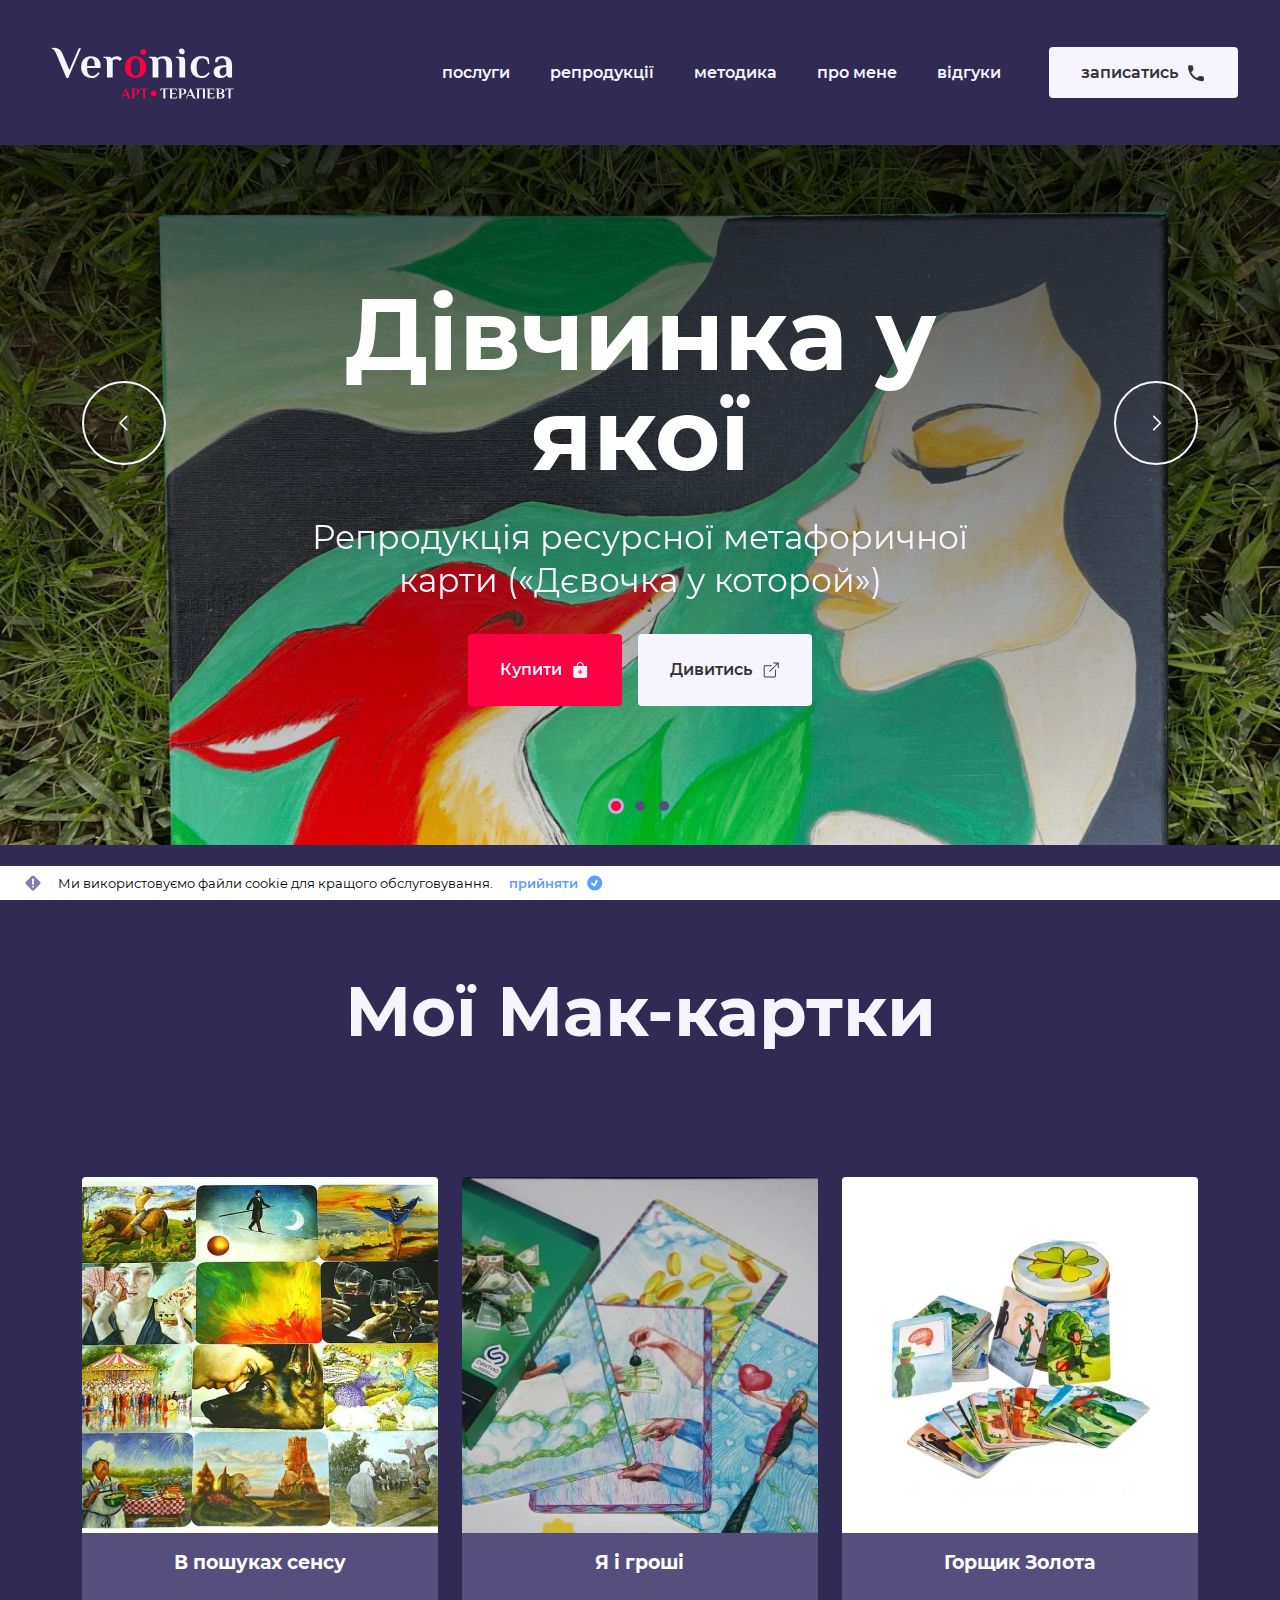
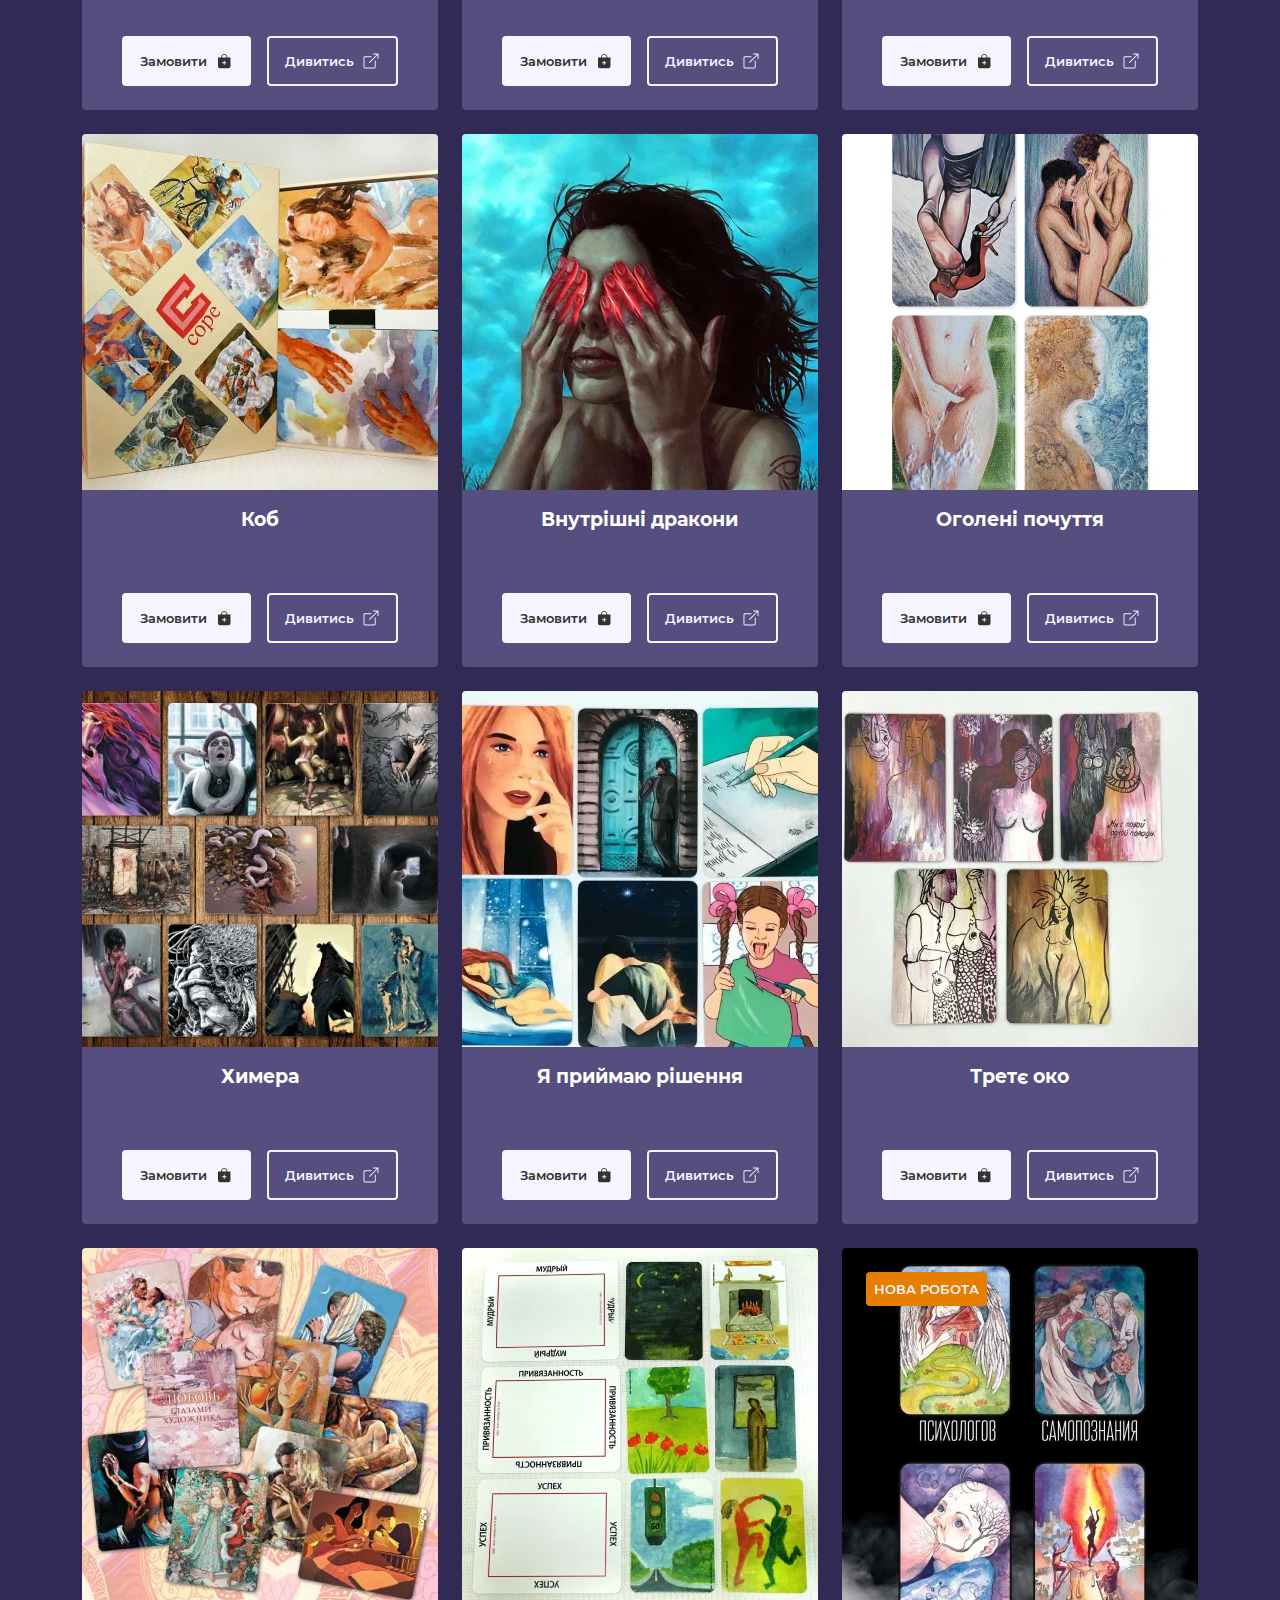
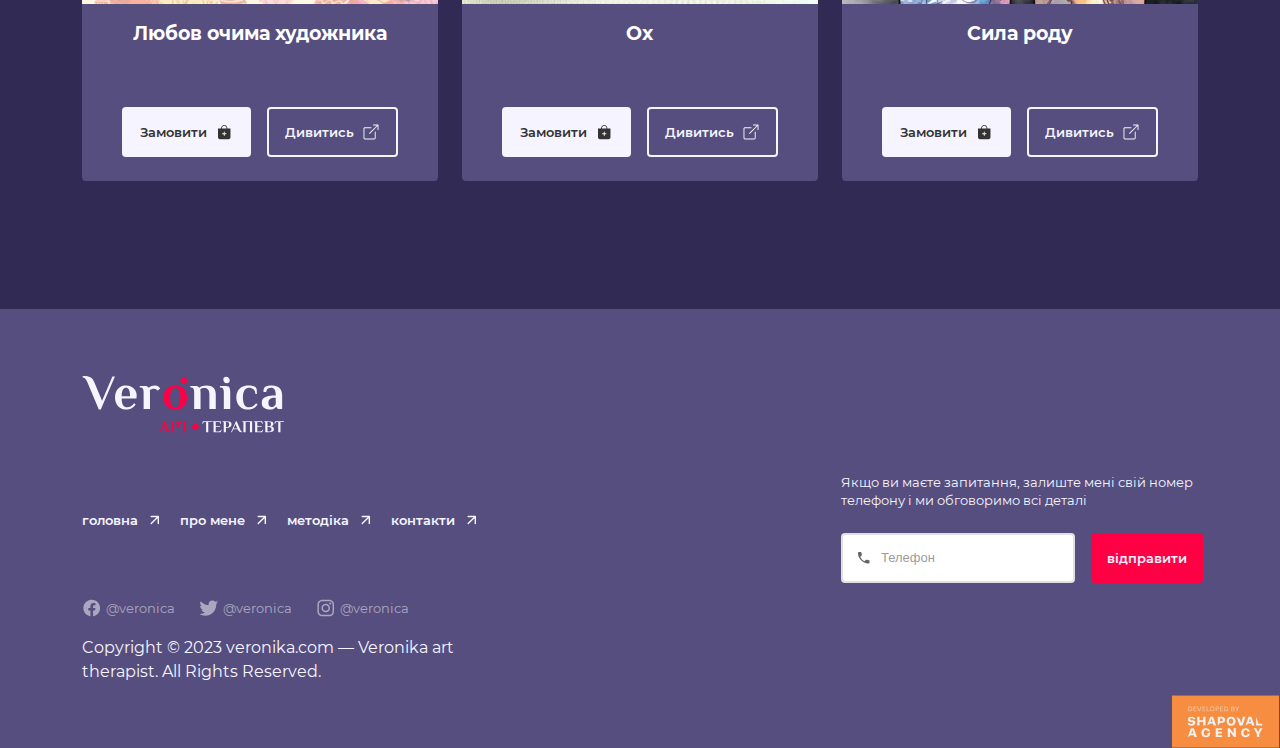
<file: listing-mak.html>
<!DOCTYPE html>
<html lang="en">

<head>
	<meta charset="UTF-8">
	<meta http-equiv="X-UA-Compatible" content="IE=edge">
	<meta name="viewport" content="width=device-width, initial-scale=1.0">
	<link
		href="https://fonts.googleapis.com/css2?family=Inter:wght@400;500&family=Montserrat:wght@400;600;700&display=swap"
		rel="stylesheet">
	<link rel="stylesheet" href="css/jquery.fancybox.min.css">
	<link rel="stylesheet" href="css/slick.css">
	<link rel="stylesheet" href="css/style.css">
	<title>listing-mak</title>
</head>

<body class="listing-mak">
	<div class="wrapper">

		<main class="content">
			<header class="header">
				<div class="header__container container">
					<div class="header__body">
						<a href="/" class="header__logo">
							<img src="img/icons/logo-icon.svg" alt="logo">
						</a>
						<div class="header__burger">
							<span></span>
							<span></span>
						</div>
						<nav class="header__menu">
							<ul class="header__list">
								<li>
									<a class="header__link" href="">послуги</a>
								</li>
								<li>
									<a class="header__link" href="">репродукції</a>
								</li>
								<li>
									<a class="header__link" href="">методика</a>
								</li>
								<li>
									<a class="header__link" href="">про
										мене</a>
								</li>
								<li>
									<a class="header__link" href="">відгуки</a>
								</li>
								<li>
									<a class="btn btn-enroll" href="">записатись</a>
								</li>
							</ul>
							<div class="header__burger">
								<span></span>
								<span></span>
							</div>
							<ul class="header__social social">
								<li class="social__item social__item--facebook"><a href="#">@veronica</a></li>
								<li class="social__item social__item--twitter"><a href="#">@veronica</a></li>
								<li class="social__item social__item--instagram"><a href="#">@veronica</a></li>
							</ul>
							<p class="header__copyright copyright">Copyright © 2023 veronika.com — Veronika art therapist. All
								Rights
								Reserved.</p>
						</nav>
						<div class="overlay"></div>
					</div>
				</div>
			</header>

			<section class="section-shop shop">
				<div class="shop__slider shop-slick">
					<div class="shop__item">
						<div class="container">
							<div class="shop__text-holder">
								<h2 class="shop__title">Дівчинка у<br> якої</h2>
								<p class="shop__text">Репродукція ресурсної метафоричної карти («Дєвочка у которой»)</p>
							</div>
							<div class="shop__buttons">
								<a class="btn btn-buy" href="">Купити</a>
								<a class="btn btn-look" href="">Дивитись</a>
							</div>
						</div>
					</div>
					<div class="shop__item">
						<div class="container">
							<div class="shop__text-holder">
								<h2 class="shop__title">Розпускаючи<br>
									коси</h2>
								<p class="shop__text">Репродукція ресурсної метафоричної карти «Распуская косы»</p>
							</div>
							<div class="shop__buttons">
								<a class="btn btn-buy" href="">Купити</a>
								<a class="btn btn-look" href="">Дивитись</a>
							</div>
						</div>
					</div>
					<div class="shop__item">
						<div class="container">
							<div class="shop__text-holder">
								<h2 class="shop__title">Афродіта</h2>
								<p class="shop__text">Архитипічна картина</p>
							</div>
							<div class="shop__buttons">
								<a class="btn btn-buy" href="">Купити</a>
								<a class="btn btn-look" href="">Дивитись</a>
							</div>
						</div>
					</div>
				</div>
				<div class="slider-nav container">
					<button class="slider-prev-shop">Previous</button>
					<button class="slider-next-shop">Next</button>
				</div>
			</section>
			<section class="section-tabs tabs">
				<div class="tabs__body">
					<h2>Мої Мак-картки</h2>
					<div id="reproductions-slider" class="tabcontent">
						<div class="reproductions-slider reproductions-slick">
							<div class="reproductions-slider__item">
								<div class="reproductions-slider__inner">
									<div class="reproductions-slider__image-holder">
										<img src="img/reproductions-slider-img-1.webp" alt="image">
										<div class="badge-box">
											НОВА РОБОТА
										</div>
									</div>
									<div class="reproductions-slider__text-holder">
										<h3 class="reproductions-slider__title">«Третє око»</h3>
										<h4 class="reproductions-slider__price">50€</h4>
										<div class="reproductions-slider__buttons">
											<a class="btn btn-buy" href="">Замовити</a>
											<a class="btn btn-look" href="">Дивитись</a>
										</div>
									</div>
								</div>
							</div>
							<div class="reproductions-slider__item">
								<div class="reproductions-slider__inner">
									<div class="reproductions-slider__image-holder">
										<img src="img/reproductions-slider-img-2.webp" alt="image">
										<div class="badge-box">
											НОВА РОБОТА
										</div>
									</div>
									<div class="reproductions-slider__text-holder">
										<h3 class="reproductions-slider__title">«Живий рід»</h3>
										<h4 class="reproductions-slider__price">50€</h4>
										<div class="reproductions-slider__buttons">
											<a class="btn btn-buy" href="#modal-buy-common-1">Замовити</a>
											<a class="btn btn-look" href="#modal-buy-common-1">Дивитись</a>
											<!-- <a class="btn btn-buy" data-fancybox data-src="#modal-buy-common-1"
												href="javascript:;">Замовити</a>
											<a class="btn btn-look" data-fancybox data-src="#modal-buy-common-1"
												href="javascript:;">Дивитись</a> -->
										</div>
									</div>
								</div>
							</div>
							<div class="reproductions-slider__item">
								<div class="reproductions-slider__inner">
									<div class="reproductions-slider__image-holder">
										<img src="img/reproductions-slider-img-3.webp" alt="image">
										<div class="badge-box">
											НОВА РОБОТА
										</div>
									</div>
									<div class="reproductions-slider__text-holder">
										<h3 class="reproductions-slider__title">«Грошова»</h3>
										<h4 class="reproductions-slider__price">70€</h4>
										<div class="reproductions-slider__buttons">
											<a class="btn btn-buy" href="#modal-buy-common-2">Замовити</a>
											<a class="btn btn-look" href="#modal-buy-common-2">Дивитись</a>
										</div>
									</div>
								</div>
							</div>
							<div class="reproductions-slider__item">
								<div class="reproductions-slider__inner">
									<div class="reproductions-slider__image-holder">
										<img src="img/reproductions-slider-img-4.webp" alt="image">
										<div class="badge-box">
											АКЦІЯ
										</div>
									</div>
									<div class="reproductions-slider__text-holder">
										<h3 class="reproductions-slider__title">«Розпускаючи коси»</h3>
										<h4 class="reproductions-slider__price">100€</h4>
										<div class="reproductions-slider__buttons">
											<a class="btn btn-buy" href="">Замовити</a>
											<a class="btn btn-look" href="">Дивитись</a>
										</div>
									</div>
								</div>
							</div>
							<div class="reproductions-slider__item">
								<div class="reproductions-slider__inner">
									<div class="reproductions-slider__image-holder">
										<img src="img/reproductions-slider-img-5.webp" alt="image">
										<div class="badge-box">
											НОВА РОБОТА
										</div>
									</div>
									<div class="reproductions-slider__text-holder">
										<h3 class="reproductions-slider__title">«Афродіта»</h3>
										<h4 class="reproductions-slider__price">150€</h4>
										<div class="reproductions-slider__buttons">
											<a class="btn btn-buy" href="">Замовити</a>
											<a class="btn btn-look" href="">Дивитись</a>
										</div>
									</div>
								</div>
							</div>
							<div class="reproductions-slider__item">
								<div class="reproductions-slider__inner">
									<div class="reproductions-slider__image-holder">
										<img src="img/reproductions-slider-img-6.webp" alt="image">
										<div class="badge-box">
											НОВА РОБОТА
										</div>
									</div>
									<div class="reproductions-slider__text-holder">
										<h3 class="reproductions-slider__title">«Зевс»</h3>
										<h4 class="reproductions-slider__price">150€</h4>
										<div class="reproductions-slider__buttons">
											<a class="btn btn-buy" href="">Замовити</a>
											<a class="btn btn-look" href="">Дивитись</a>
										</div>
									</div>
								</div>
							</div>
							<div class="reproductions-slider__item">
								<div class="reproductions-slider__inner">
									<div class="reproductions-slider__image-holder">
										<img src="img/reproductions-slider-img-7.webp" alt="image">
										<div class="badge-box">
											НОВА РОБОТА
										</div>
									</div>
									<div class="reproductions-slider__text-holder">
										<h3 class="reproductions-slider__title">«Живий рід»</h3>
										<h4 class="reproductions-slider__price">70€</h4>
										<div class="reproductions-slider__buttons">
											<a class="btn btn-buy" href="">Замовити</a>
											<a class="btn btn-look" href="">Дивитись</a>
										</div>
									</div>
								</div>
							</div>
							<div class="reproductions-slider__item">
								<div class="reproductions-slider__inner">
									<div class="reproductions-slider__image-holder">
										<img src="img/reproductions-slider-img-8.webp" alt="image">
										<div class="badge-box">
											НОВА РОБОТА
										</div>
									</div>
									<div class="reproductions-slider__text-holder">
										<h3 class="reproductions-slider__title">Репродукція ресурсної метафоричної карти</h3>
										<h4 class="reproductions-slider__price">70€</h4>
										<div class="reproductions-slider__buttons">
											<a class="btn btn-buy" href="">Замовити</a>
											<a class="btn btn-look" href="">Дивитись</a>
										</div>
									</div>
								</div>
							</div>
							<div class="reproductions-slider__item">
								<div class="reproductions-slider__inner">
									<div class="reproductions-slider__image-holder">
										<img src="img/reproductions-slider-img-9.webp" alt="image">
										<div class="badge-box">
											НОВА РОБОТА
										</div>
									</div>
									<div class="reproductions-slider__text-holder">
										<h3 class="reproductions-slider__title">«Дівчинка у якої»</h3>
										<h4 class="reproductions-slider__price">60€</h4>
										<div class="reproductions-slider__buttons">
											<a class="btn btn-buy" href="">Замовити</a>
											<a class="btn btn-look" href="">Дивитись</a>
										</div>
									</div>
								</div>
							</div>
							<div class="reproductions-slider__item">
								<div class="reproductions-slider__inner">
									<div class="reproductions-slider__image-holder">
										<img src="img/reproductions-slider-img-10.webp" alt="image">
										<div class="badge-box">
											НОВА РОБОТА
										</div>
									</div>
									<div class="reproductions-slider__text-holder">
										<h3 class="reproductions-slider__title">«У пошуках сенсу»</h3>
										<h4 class="reproductions-slider__price">60€</h4>
										<div class="reproductions-slider__buttons">
											<a class="btn btn-buy" href="">Замовити</a>
											<a class="btn btn-look" href="">Дивитись</a>
										</div>
									</div>
								</div>
							</div>
							<div class="reproductions-slider__item">
								<div class="reproductions-slider__inner">
									<div class="reproductions-slider__image-holder">
										<img src="img/reproductions-slider-img-11.webp" alt="image">
										<div class="badge-box">
											НОВА РОБОТА
										</div>
									</div>
									<div class="reproductions-slider__text-holder">
										<h3 class="reproductions-slider__title">«Оголені почуття»</h3>
										<h4 class="reproductions-slider__price">70€</h4>
										<div class="reproductions-slider__buttons">
											<a class="btn btn-buy" href="">Замовити</a>
											<a class="btn btn-look" href="">Дивитись</a>
										</div>
									</div>
								</div>
							</div>
							<div class="reproductions-slider__item">
								<div class="reproductions-slider__inner">
									<div class="reproductions-slider__image-holder">
										<img src="img/reproductions-slider-img-12.webp" alt="image">
										<div class="badge-box">
											НОВА РОБОТА
										</div>
									</div>
									<div class="reproductions-slider__text-holder">
										<h3 class="reproductions-slider__title">Репродукція ресурсної метафоричної карти</h3>
										<h4 class="reproductions-slider__price">80€</h4>
										<div class="reproductions-slider__buttons">
											<a class="btn btn-buy" href="">Замовити</a>
											<a class="btn btn-look" href="">Дивитись</a>
										</div>
									</div>
								</div>
							</div>
							<div class="reproductions-slider__item">
								<div class="reproductions-slider__inner">
									<div class="reproductions-slider__image-holder">
										<img src="img/reproductions-slider-img-13.webp" alt="image">
										<div class="badge-box">
											НОВА РОБОТА
										</div>
									</div>
									<div class="reproductions-slider__text-holder">
										<h3 class="reproductions-slider__title">Репродукція ресурсної метафоричної карти</h3>
										<h4 class="reproductions-slider__price">50€</h4>
										<div class="reproductions-slider__buttons">
											<a class="btn btn-buy" href="">Замовити</a>
											<a class="btn btn-look" href="">Дивитись</a>
										</div>
									</div>
								</div>
							</div>
							<div class="reproductions-slider__item">
								<div class="reproductions-slider__inner">
									<div class="reproductions-slider__image-holder">
										<img src="img/reproductions-slider-img-14.webp" alt="image">

										<div class="badge-box">
											НОВА РОБОТА
										</div>
									</div>
									<div class="reproductions-slider__text-holder">
										<h3 class="reproductions-slider__title">«Оголені почуття»</h3>
										<h4 class="reproductions-slider__price">50€</h4>
										<div class="reproductions-slider__buttons">
											<a class="btn btn-buy" href="">Замовити</a>
											<a class="btn btn-look" href="">Дивитись</a>
										</div>
									</div>
								</div>
							</div>
						</div>
						<div class="slider-nav container">
							<button class="slider-prev">Previous</button>
							<button class="slider-next">Next</button>
						</div>
						<div class="reproductions__footer">
							<a class="btn btn-look" href="">Дивитись все</a>
						</div>
					</div>
					<div id="mak-slider" class="tabcontent">
						<div class="mak-slider mak-slick">
							<div class="mak-slider__item">
								<div class="mak-slider__inner">
									<div class="mak-slider__image-holder">
										<img src="img/mak-slider-img-1.webp" alt="image">

									</div>
									<div class="mak-slider__text-holder">
										<h3 class="mak-slider__title">В пошуках сенсу</h3>
										<h4 class="mak-slider__price">100€</h4>
										<div class="mak-slider__buttons">
											<a class="btn btn-buy" href="">Замовити</a>
											<a class="btn btn-look" href="">Дивитись</a>
										</div>
									</div>
								</div>
							</div>
							<div class="mak-slider__item">
								<div class="mak-slider__inner">
									<div class="mak-slider__image-holder">
										<img src="img/mak-slider-img-2.webp" alt="image">

									</div>
									<div class="mak-slider__text-holder">
										<h3 class="mak-slider__title">Я і гроші</h3>
										<h4 class="mak-slider__price">100€</h4>

										<div class="mak-slider__buttons">
											<a class="btn btn-buy" href="">Замовити</a>
											<a class="btn btn-look" href="">Дивитись</a>
										</div>
									</div>
								</div>
							</div>
							<div class="mak-slider__item">
								<div class="mak-slider__inner">
									<div class="mak-slider__image-holder">
										<img src="img/mak-slider-img-3.webp" alt="image">

									</div>
									<div class="mak-slider__text-holder">
										<h3 class="mak-slider__title">Горщик Золота</h3>
										<h4 class="mak-slider__price">100€</h4>

										<div class="mak-slider__buttons">
											<a class="btn btn-buy" href="">Замовити</a>
											<a class="btn btn-look" href="">Дивитись</a>
										</div>
									</div>
								</div>
							</div>
							<div class="mak-slider__item">
								<div class="mak-slider__inner">
									<div class="mak-slider__image-holder">
										<img src="img/mak-slider-img-4.webp" alt="image">

									</div>
									<div class="mak-slider__text-holder">
										<h3 class="mak-slider__title">Коб</h3>
										<h4 class="mak-slider__price">100€</h4>

										<div class="mak-slider__buttons">
											<a class="btn btn-buy" href="">Замовити</a>
											<a class="btn btn-look" href="">Дивитись</a>
										</div>
									</div>
								</div>
							</div>
							<div class="mak-slider__item">
								<div class="mak-slider__inner">
									<div class="mak-slider__image-holder">
										<img src="img/mak-slider-img-5.webp" alt="image">

									</div>
									<div class="mak-slider__text-holder">
										<h3 class="mak-slider__title">Внутрішні дракони</h3>
										<h4 class="mak-slider__price">100€</h4>

										<div class="mak-slider__buttons">
											<a class="btn btn-buy" href="">Замовити</a>
											<a class="btn btn-look" href="">Дивитись</a>
										</div>
									</div>
								</div>
							</div>
							<div class="mak-slider__item">
								<div class="mak-slider__inner">
									<div class="mak-slider__image-holder">
										<img src="img/mak-slider-img-6.webp" alt="image">

									</div>
									<div class="mak-slider__text-holder">
										<h3 class="mak-slider__title">Оголені почуття</h3>
										<h4 class="mak-slider__price">100€</h4>

										<div class="mak-slider__buttons">
											<a class="btn btn-buy" href="">Замовити</a>
											<a class="btn btn-look" href="">Дивитись</a>
										</div>
									</div>
								</div>
							</div>
							<div class="mak-slider__item">
								<div class="mak-slider__inner">
									<div class="mak-slider__image-holder">
										<img src="img/mak-slider-img-7.webp" alt="image">

									</div>
									<div class="mak-slider__text-holder">
										<h3 class="mak-slider__title">Химера</h3>
										<h4 class="mak-slider__price">100€</h4>

										<div class="mak-slider__buttons">
											<a class="btn btn-buy" href="">Замовити</a>
											<a class="btn btn-look" href="">Дивитись</a>
										</div>
									</div>
								</div>
							</div>
							<div class="mak-slider__item">
								<div class="mak-slider__inner">
									<div class="mak-slider__image-holder">
										<img src="img/mak-slider-img-8.webp" alt="image">

									</div>
									<div class="mak-slider__text-holder">
										<h3 class="mak-slider__title">Я приймаю рішення</h3>
										<h4 class="mak-slider__price">100€</h4>

										<div class="mak-slider__buttons">
											<a class="btn btn-buy" href="">Замовити</a>
											<a class="btn btn-look" href="">Дивитись</a>
										</div>
									</div>
								</div>
							</div>
							<div class="mak-slider__item">
								<div class="mak-slider__inner">
									<div class="mak-slider__image-holder">
										<img src="img/mak-slider-img-9.webp" alt="image">

									</div>
									<div class="mak-slider__text-holder">
										<h3 class="mak-slider__title">Третє око</h3>
										<h4 class="mak-slider__price">100€</h4>

										<div class="mak-slider__buttons">
											<a class="btn btn-buy" href="">Замовити</a>
											<a class="btn btn-look" href="">Дивитись</a>
										</div>
									</div>
								</div>
							</div>
							<div class="mak-slider__item">
								<div class="mak-slider__inner">
									<div class="mak-slider__image-holder">
										<img src="img/mak-slider-img-10.webp" alt="image">

									</div>
									<div class="mak-slider__text-holder">
										<h3 class="mak-slider__title">Любов очима художника</h3>
										<h4 class="mak-slider__price">100€</h4>

										<div class="mak-slider__buttons">
											<a class="btn btn-buy" href="">Замовити</a>
											<a class="btn btn-look" href="">Дивитись</a>
										</div>
									</div>
								</div>
							</div>
							<div class="mak-slider__item">
								<div class="mak-slider__inner">
									<div class="mak-slider__image-holder">
										<img src="img/mak-slider-img-11.webp" alt="image">

									</div>
									<div class="mak-slider__text-holder">
										<h3 class="mak-slider__title">Ох</h3>
										<h4 class="mak-slider__price">100€</h4>

										<div class="mak-slider__buttons">
											<a class="btn btn-buy" href="">Замовити</a>
											<a class="btn btn-look" href="">Дивитись</a>
										</div>
									</div>
								</div>
							</div>
							<div class="mak-slider__item">
								<div class="mak-slider__inner">
									<div class="mak-slider__image-holder">
										<img src="img/mak-slider-img-12.webp" alt="image">
										<div class="badge-box">
											НОВА РОБОТА
										</div>
									</div>
									<div class="mak-slider__text-holder">
										<h3 class="mak-slider__title">Сила роду</h3>
										<h4 class="mak-slider__price">100€</h4>

										<div class="mak-slider__buttons">
											<a class="btn btn-buy" href="">Замовити</a>
											<a class="btn btn-look" href="">Дивитись</a>
										</div>
									</div>
								</div>
							</div>
						</div>
						<div class="slider-navs container">
							<button class="slider-prevs">Previous</button>
							<button class="slider-nexts">Next</button>
						</div>
						<div class="mak__footer">
							<a class="btn btn-look" href="">Дивитись все</a>
						</div>
					</div>
			</section>

		</main>

		<footer class="footer">
			<div class="footer__container container">
				<div class="footer__body">
					<div class="footer__row">
						<div class="footer__left-column">
							<a href="#" class="footer__logo logo">
								<svg width="202" height="62" viewBox="0 0 202 62" fill="none"
									xmlns="http://www.w3.org/2000/svg">
									<path
										d="M87.6425 59.2759C86.9414 59.2759 86.3071 59.1309 85.7396 58.8409C85.172 58.5397 84.7102 57.9597 84.3541 57.1009L83.9701 56.1639H79.5299L78.1611 59.209H77.2931L82.2174 48.1665H82.9686L86.7077 57.1009C87.1306 58.1382 87.7093 58.6959 88.4437 58.774V59.1922C88.2434 59.248 87.9764 59.2759 87.6425 59.2759ZM79.8805 55.411H83.653L81.8168 51.0442L79.8805 55.411Z"
										fill="#FF0044" />
									<path
										d="M89.7201 50.3415C89.7201 49.7727 89.6422 49.3544 89.4864 49.0867C89.3306 48.8078 89.019 48.6684 88.5516 48.6684H88.3847V48.1665H92.9751C94.1213 48.1665 95.1563 48.3951 96.0799 48.8525C97.0147 49.2986 97.4821 50.1909 97.4821 51.5294C97.4821 52.3994 97.2373 53.0743 96.7476 53.5539C96.2691 54.0335 95.7294 54.3514 95.1285 54.5075C94.5275 54.6637 93.9767 54.7418 93.4759 54.7418H91.8901V59.209H89.7201V50.3415ZM92.8917 54.0725C93.5482 54.0725 94.088 53.8718 94.5108 53.4702C94.9337 53.0687 95.1451 52.3939 95.1451 51.4458C95.1451 50.5088 94.9337 49.8396 94.5108 49.438C94.0991 49.0365 93.5872 48.8357 92.9751 48.8357C92.6524 48.8357 92.402 48.858 92.224 48.9027L91.8901 48.9528V54.0725H92.8917Z"
										fill="#FF0044" />
									<path
										d="M101.694 48.9194H100.509C99.8855 48.9194 99.407 49.0755 99.0731 49.3879C98.7504 49.7002 98.589 50.2132 98.589 50.9271H98.0883V49.505C98.0883 48.6126 98.5612 48.1665 99.5071 48.1665H107.353V48.9194H103.864V59.209H101.694V48.9194Z"
										fill="#FF0044" />
									<path
										d="M124.091 48.9194H122.906C122.282 48.9194 121.804 49.0755 121.47 49.3879C121.147 49.7002 120.986 50.2132 120.986 50.9271H120.485V49.505C120.485 48.6126 120.958 48.1665 121.904 48.1665H129.75V48.9194H126.261V59.209H124.091V48.9194Z"
										fill="#F6F5FF" />
									<path
										d="M131.572 50.3415C131.572 49.7727 131.494 49.3544 131.339 49.0867C131.183 48.8078 130.871 48.6684 130.404 48.6684H130.237V48.1665H137.598C138.544 48.1665 139.017 48.6126 139.017 49.505V50.9271H138.516C138.516 50.2356 138.338 49.7281 137.982 49.4046C137.637 49.0811 137.12 48.9194 136.43 48.9194H133.742V53.1021H138.082V53.855H133.742V58.4561H136.597C137.231 58.4561 137.76 58.3166 138.183 58.0378C138.605 57.7478 138.956 57.2514 139.234 56.5487L139.685 56.716L139.201 58.0378C139.056 58.4393 138.884 58.7349 138.683 58.9245C138.483 59.1142 138.171 59.209 137.749 59.209H131.572V50.3415Z"
										fill="#F6F5FF" />
									<path
										d="M141.748 50.3415C141.748 49.7727 141.67 49.3544 141.515 49.0867C141.359 48.8078 141.047 48.6684 140.58 48.6684H140.413V48.1665H145.003C146.15 48.1665 147.185 48.3951 148.108 48.8525C149.043 49.2986 149.51 50.1909 149.51 51.5294C149.51 52.3994 149.266 53.0743 148.776 53.5539C148.297 54.0335 147.758 54.3514 147.157 54.5075C146.556 54.6637 146.005 54.7418 145.504 54.7418H143.918V59.209H141.748V50.3415ZM144.92 54.0725C145.576 54.0725 146.116 53.8718 146.539 53.4702C146.962 53.0687 147.173 52.3939 147.173 51.4458C147.173 50.5088 146.962 49.8396 146.539 49.438C146.127 49.0365 145.615 48.8357 145.003 48.8357C144.681 48.8357 144.43 48.858 144.252 48.9027L143.918 48.9528V54.0725H144.92Z"
										fill="#F6F5FF" />
									<path
										d="M159.371 59.2759C158.669 59.2759 158.035 59.1309 157.468 58.8409C156.9 58.5397 156.438 57.9597 156.082 57.1009L155.698 56.1639H151.258L149.889 59.209H149.021L153.945 48.1665H154.697L158.436 57.1009C158.859 58.1382 159.437 58.6959 160.172 58.774V59.1922C159.971 59.248 159.704 59.2759 159.371 59.2759ZM151.609 55.411H155.381L153.545 51.0442L151.609 55.411Z"
										fill="#F6F5FF" />
									<path
										d="M161.448 50.3415C161.448 49.7727 161.37 49.3544 161.214 49.0867C161.059 48.8078 160.747 48.6684 160.28 48.6684H160.113V48.1665H170.128V59.209H167.958V48.9194H163.618V59.209H161.448V50.3415Z"
										fill="#F6F5FF" />
									<path
										d="M173.124 50.3415C173.124 49.7727 173.046 49.3544 172.89 49.0867C172.734 48.8078 172.423 48.6684 171.955 48.6684H171.788V48.1665H179.15C180.096 48.1665 180.569 48.6126 180.569 49.505V50.9271H180.068C180.068 50.2356 179.89 49.7281 179.534 49.4046C179.189 49.0811 178.671 48.9194 177.981 48.9194H175.294V53.1021H179.634V53.855H175.294V58.4561H178.148C178.783 58.4561 179.311 58.3166 179.734 58.0378C180.157 57.7478 180.507 57.2514 180.786 56.5487L181.236 56.716L180.752 58.0378C180.608 58.4393 180.435 58.7349 180.235 58.9245C180.034 59.1142 179.723 59.209 179.3 59.209H173.124V50.3415Z"
										fill="#F6F5FF" />
									<path
										d="M183.3 50.3415C183.3 49.7727 183.222 49.3544 183.066 49.0867C182.91 48.8078 182.599 48.6684 182.131 48.6684H181.964V48.1665H186.471C187.873 48.1665 189.042 48.3617 189.977 48.7521C190.923 49.1425 191.396 49.9232 191.396 51.0944C191.396 51.6075 191.19 52.0927 190.778 52.55C190.377 52.9962 189.81 53.3141 189.075 53.5037C190.956 53.6933 191.896 54.5745 191.896 56.1472C191.896 57.3072 191.435 58.1103 190.511 58.5564C189.587 58.9915 188.408 59.209 186.972 59.209H183.3V50.3415ZM186.722 53.1691C187.445 53.1691 188.013 53.0018 188.424 52.6671C188.847 52.3214 189.059 51.7692 189.059 51.0108C189.059 50.2411 188.808 49.689 188.307 49.3544C187.818 49.0086 187.206 48.8357 186.471 48.8357C186.171 48.8357 185.937 48.858 185.77 48.9027L185.47 48.9528V53.1691H186.722ZM186.722 58.5397C187.645 58.5397 188.346 58.3389 188.825 57.9374C189.315 57.5359 189.559 56.967 189.559 56.2308C189.559 54.6916 188.613 53.922 186.722 53.922H185.47V58.3724C185.592 58.417 185.703 58.4449 185.804 58.4561C186.048 58.5118 186.327 58.5397 186.638 58.5397H186.722Z"
										fill="#F6F5FF" />
									<path
										d="M196.284 48.9194H195.099C194.476 48.9194 193.997 49.0755 193.663 49.3879C193.341 49.7002 193.179 50.2132 193.179 50.9271H192.679V49.505C192.679 48.6126 193.152 48.1665 194.097 48.1665H201.943V48.9194H198.454V59.209H196.284V48.9194Z"
										fill="#F6F5FF" />
									<path
										d="M5.38391 9.36037C4.63111 7.55604 3.87831 6.27661 3.12551 5.52207C2.40544 4.76754 1.53808 4.32466 0.523438 4.19344V3.20926L2.58546 3.11084C4.74567 3.11084 6.64404 3.52091 8.28056 4.34106C9.91708 5.16121 11.259 6.83431 12.3064 9.36037L20.0635 27.7645L30.4227 3.60293H32.9266L18.787 36.5729H16.8232L5.38391 9.36037Z"
										fill="#F6F5FF" />
									<path
										d="M44.3414 36.5729C42.083 36.5729 40.1028 36.048 38.4008 34.9982C36.6988 33.9484 35.3732 32.5213 34.424 30.717C33.5076 28.8799 33.0493 26.8131 33.0493 24.5167C33.0493 21.9578 33.5076 19.7762 34.424 17.9719C35.3732 16.1676 36.6661 14.8061 38.3026 13.8876C39.9391 12.9362 41.7884 12.4605 43.8504 12.4605C45.8797 12.4605 47.7126 12.8706 49.3491 13.6907C50.9856 14.5109 52.2785 15.6755 53.2277 17.1846C54.1769 18.6608 54.6515 20.3668 54.6515 22.3023C54.6515 22.9256 54.6187 23.6309 54.5533 24.4183L54.4551 25.4025H39.6773C39.6773 28.519 40.1519 30.799 41.101 32.2425C42.0502 33.6532 43.3758 34.3585 45.0778 34.3585C46.6489 34.3585 47.9581 34.014 49.0055 33.3251C50.0856 32.6034 51.1166 31.5864 52.0985 30.2741L53.6204 31.4059C52.6713 32.8822 51.4766 34.1124 50.0365 35.0966C48.6291 36.0808 46.7307 36.5729 44.3414 36.5729ZM48.0235 23.1881C48.0235 20.1043 47.6635 17.9227 46.9434 16.6433C46.2234 15.331 45.1924 14.6749 43.8504 14.6749C42.6066 14.6749 41.592 15.3474 40.8065 16.6925C40.0537 18.0047 39.6773 20.1699 39.6773 23.1881H48.0235Z"
										fill="#F6F5FF" />
									<path
										d="M76.3905 13.4447C76.9797 13.8712 77.4052 14.3469 77.667 14.8718C77.9288 15.3639 78.0598 15.6263 78.0598 15.6591L75.5559 17.5782C75.3268 17.283 75.0322 16.9713 74.6722 16.6433C73.9521 15.9872 73.1175 15.6591 72.1683 15.6591C70.2699 15.6591 68.8134 16.1676 67.7988 17.1846L67.8969 17.9227C67.9624 18.5132 67.9951 19.0545 67.9951 19.5466V36.0808H61.6127V19.3498C61.6127 17.6767 61.3836 16.4464 60.9254 15.6591C60.4999 14.839 59.5998 14.4289 58.2251 14.4289H57.7341V12.9526H62.5946C63.7074 12.9526 64.5748 13.1002 65.1967 13.3955C65.8513 13.6579 66.3586 14.1172 66.7186 14.7733C68.4861 13.2315 70.5481 12.4605 72.9047 12.4605C74.3121 12.4605 75.474 12.7886 76.3905 13.4447Z"
										fill="#F6F5FF" />
									<path
										d="M93.2288 36.5729C90.8395 36.5729 88.7447 36.048 86.9445 34.9982C85.1771 33.9156 83.8188 32.4721 82.8696 30.6678C81.9204 28.8307 81.4458 26.7803 81.4458 24.5167C81.4458 22.2531 81.9204 20.2191 82.8696 18.4148C83.8188 16.5777 85.1771 15.1342 86.9445 14.0844C88.7447 13.0018 90.8395 12.4605 93.2288 12.4605C95.6181 12.4605 97.6965 13.0018 99.464 14.0844C101.264 15.1342 102.639 16.5777 103.588 18.4148C104.537 20.2191 105.012 22.2531 105.012 24.5167C105.012 26.7803 104.537 28.8307 103.588 30.6678C102.639 32.4721 101.264 33.9156 99.464 34.9982C97.6965 36.048 95.6181 36.5729 93.2288 36.5729ZM93.2288 34.3585C94.8981 34.3585 96.1745 33.4563 97.0583 31.652C97.942 29.8477 98.3838 27.4692 98.3838 24.5167C98.3838 21.5642 97.942 19.1857 97.0583 17.3814C96.1745 15.5771 94.8981 14.6749 93.2288 14.6749C91.5595 14.6749 90.2831 15.5771 89.3993 17.3814C88.5156 19.1857 88.0737 21.5642 88.0737 24.5167C88.0737 27.4692 88.5156 29.8477 89.3993 31.652C90.2831 33.4563 91.5595 34.3585 93.2288 34.3585Z"
										fill="#FF0044" />
									<path
										d="M112.168 19.3498C112.168 17.6767 111.939 16.4464 111.481 15.6591C111.055 14.839 110.155 14.4289 108.78 14.4289H108.289V12.9526H113.15C114.263 12.9526 115.13 13.1002 115.752 13.3955C116.406 13.6579 116.914 14.1172 117.274 14.7733C118.943 13.2315 121.332 12.4605 124.442 12.4605C127.551 12.4605 129.875 13.1987 131.413 14.6749C132.984 16.1184 133.77 18.3984 133.77 21.515V36.0808H127.388V21.4657C127.388 19.2021 126.962 17.5454 126.111 16.4957C125.293 15.4459 124.164 14.921 122.723 14.921C121.709 14.921 120.809 15.0686 120.023 15.3638C119.27 15.6263 118.665 15.9872 118.207 16.4464L118.354 17.1354C118.485 17.529 118.55 18.1688 118.55 19.0545V36.0808H112.168V19.3498Z"
										fill="#F6F5FF" />
									<path
										d="M145.022 10.2953C143.844 10.2953 142.928 9.93447 142.273 9.21274C141.651 8.49101 141.34 7.60525 141.34 6.55546C141.34 5.70251 141.586 5.02998 142.077 4.5379C142.6 4.04581 143.255 3.79976 144.041 3.79976C145.219 3.79976 146.119 4.16063 146.741 4.88236C147.395 5.60409 147.723 6.48985 147.723 7.53964C147.723 8.39259 147.461 9.06511 146.937 9.5572C146.446 10.0493 145.808 10.2953 145.022 10.2953ZM141.831 19.3498C141.831 17.6767 141.602 16.4464 141.144 15.6591C140.686 14.839 139.769 14.4289 138.395 14.4289H137.904V12.9526H143.795C144.973 12.9526 145.873 13.1495 146.495 13.5431C147.117 13.9368 147.559 14.5929 147.821 15.5115C148.083 16.3972 148.214 17.6767 148.214 19.3498V36.0808H141.831V19.3498Z"
										fill="#F6F5FF" />
									<path
										d="M166.065 36.5729C163.545 36.5729 161.401 36.0316 159.633 34.949C157.866 33.8664 156.524 32.4229 155.608 30.6186C154.724 28.7815 154.282 26.7475 154.282 24.5167C154.282 22.2859 154.724 20.2683 155.608 18.464C156.524 16.6269 157.866 15.167 159.633 14.0844C161.401 13.0018 163.545 12.4605 166.065 12.4605C169.993 12.4605 172.529 13.0346 173.675 14.1828C174.231 14.7405 174.575 15.4787 174.706 16.3972C174.837 17.3158 174.902 18.8741 174.902 21.0721H173.429C173.298 19.0053 172.66 17.4306 171.515 16.348C170.369 15.2326 168.798 14.6749 166.801 14.6749C165.001 14.6749 163.561 15.5115 162.481 17.1846C161.434 18.8249 160.91 21.2689 160.91 24.5167C160.91 31.0779 162.956 34.3585 167.047 34.3585C168.618 34.3585 169.927 34.014 170.975 33.3251C172.055 32.6034 173.086 31.5864 174.068 30.2741L175.59 31.4059C174.64 32.8822 173.446 34.1124 172.006 35.0966C170.565 36.0808 168.585 36.5729 166.065 36.5729Z"
										fill="#F6F5FF" />
									<path
										d="M188.114 36.5729C185.462 36.5729 183.4 35.9824 181.927 34.8014C180.487 33.5875 179.767 31.9636 179.767 29.9297C179.767 28.2894 180.144 26.9279 180.896 25.8453C181.682 24.7627 183.04 23.9426 184.971 23.3849C186.903 22.8272 189.586 22.5483 193.023 22.5483H193.76C193.76 19.6942 193.367 17.6767 192.581 16.4957C191.796 15.2818 190.634 14.6749 189.095 14.6749C187.819 14.6749 186.772 14.9866 185.953 15.6099C185.135 16.2332 184.546 17.3978 184.186 19.1037H181.486C181.486 17.9883 181.551 17.037 181.682 16.2496C181.846 15.4623 182.189 14.7733 182.713 14.1828C183.728 13.0346 186.182 12.4605 190.077 12.4605C193.35 12.4605 195.838 13.3299 197.54 15.0686C199.275 16.7745 200.142 19.3498 200.142 22.7944V36.0808H195.969L194.251 33.8664H194.005C193.71 34.3257 193.252 34.785 192.63 35.2442C191.518 36.13 190.012 36.5729 188.114 36.5729ZM189.586 34.1124C190.274 34.1124 190.863 33.9812 191.354 33.7188C191.845 33.4235 192.319 33.0298 192.778 32.5378C193.203 32.0785 193.53 31.5372 193.76 30.9139V24.7627H193.023C190.699 24.7627 189.014 25.1892 187.966 26.0422C186.919 26.8623 186.395 28.1582 186.395 29.9297C186.395 31.2747 186.673 32.3081 187.23 33.0298C187.786 33.7516 188.572 34.1124 189.586 34.1124Z"
										fill="#F6F5FF" />
									<path
										d="M105.123 7.7062C105.123 9.52438 103.653 10.9983 101.839 10.9983C100.025 10.9983 98.5543 9.52438 98.5543 7.7062C98.5543 5.88803 100.025 4.41411 101.839 4.41411C103.653 4.41411 105.123 5.88803 105.123 7.7062Z"
										fill="#FF0044" />
									<path
										d="M116.702 53.796C116.702 55.6142 115.231 57.0881 113.417 57.0881C111.603 57.0881 110.133 55.6142 110.133 53.796C110.133 51.9778 111.603 50.5039 113.417 50.5039C115.231 50.5039 116.702 51.9778 116.702 53.796Z"
										fill="#FF0044" />
								</svg>
							</a>
							<ul class="footer__list list">
								<li class="list__item"><a href="#">головна</a></li>
								<li class="list__item"><a href="#">про мене</a></li>
								<li class="list__item"><a href="#">методіка</a></li>
								<li class="list__item"><a href="#">контакти</a></li>
							</ul>
							<ul class="footer__social social">
								<li class="social__item social__item--facebook"><a href="#">@veronica</a></li>
								<li class="social__item social__item--twitter"><a href="#">@veronica</a></li>
								<li class="social__item social__item--instagram"><a href="#">@veronica</a></li>
							</ul>
							<p class="footer__copyright">Copyright © 2023 veronika.com — Veronika art therapist. All Rights
								Reserved.</p>
						</div>
						<div class="footer__right-column">
							<p class="footer__text">Якщо ви маєте запитання, залиште мені свій номер телефону і ми обговоримо
								всі деталі</p>
							<form class="footer__form" action="">
								<div class="footer__input-phone">
									<input type="tel" class="input" id="phone" name="phone" placeholder="Телефон" required>
								</div>
								<button class="btn btn-submit" type="submit">відправити</button>
							</form>
						</div>
					</div>
					<div class="footer__bottom">
						<ul class="footer__social social">
							<li class="social__item social__item--facebook"><a href="#">@veronica</a></li>
							<li class="social__item social__item--twitter"><a href="#">@veronica</a></li>
							<li class="social__item social__item--instagram"><a href="#">@veronica</a></li>
						</ul>
						<p class="footer__copyright">Copyright © 2023 veronika.com — Veronika art therapist. All Rights
							Reserved.</p>
					</div>
				</div>
			</div>



			<!-- <div class="cards">
				<div class="cards__item">
					<div class="cards__image-holder">
						<img src="img/Photo.png" alt="Card image">
					</div>
					<div class="cards__text-holder">
						<div class="icon">
							<img src="img/icons/pointer-icon.svg" alt="icon">
						</div>
						<h3>«Афродіта»</h3>
						<h3>150€</h3>
					</div>
				</div>
			</div> -->



			<a class="developed-by" href="#">
				<img src="img/icons/shapoval-agency-icon.svg" width="109" height="53" alt="shapoval agency">
			</a>
		</footer>
		<div class="cookie-block">
			<p>Ми використовуємо файли cookie для кращого обслуговування.</p>
			<a class="btn btn-accept" href="">прийняти</a>
		</div>
	</div>


	<div style="display: none;" id="modal-consultation">
		<div class="modal-consultation">
			<div class="modal-consultation__form">
				<h2>Консультація</h2>
				<h3>арт-терапевта</h3>

				<form class="modal-consultation-form" action="">
					<div class="modal-consultation-form__input modal-consultation-form__input--name">
						<input type="text" class="input" id="name" name="name" placeholder="Ваше ім'я">
					</div>
					<div class="modal-consultation-form__input modal-consultation-form__input--phone">
						<input type="tel" class="input" id="phone" name="phone" placeholder="Телефон">
					</div>
					<div class="modal-consultation-form__textarea">
						<textarea class="textarea-custom" placeholder="Напишіть своє повідомлення"></textarea>
					</div>

					<div class="checkbox-box">
						<span>Тема вашого звернення:</span>
						<div class="cta-form__checkbox">
							<input type="checkbox" id="modal-arttherapy" name="modal-arttherapy" value="Art Therapy">

							<label for="modal-arttherapy">Арттерапія</label>
							<input type="checkbox" id="modal-metaphor_cards" name="modal-metaphor_cards"
								value="Metaphorical Associative Cards">
							<label for="modal-metaphor_cards">Метафоричні асоціативні картки</label>
							<input type="checkbox" id="modal-order_painting" name="modal-order_painting"
								value="Order Painting">
							<label for="modal-order_painting">Замовлення картини</label>
						</div>
					</div>
					<div class="modal-consultation__buttons">
						<button class="btn btn-submit">Відправити</button>
					</div>
				</form>
			</div>
			<div class="modal-consultation__img">
				<div class="modal-consultation__image-holder">
					<img class="modal-consultation-img-desktop" src="img/126.webp" alt="image">
					<img class="modal-consultation-img-mobile" src="img/127.webp" alt="image">
				</div>
			</div>
			<a class="btn btn-back" data-fancybox-close href=""></a>
		</div>
	</div>

	<div style="display: none;" id="modal-buy-common-1" class="modal-buy-common">
		<div class="modal-look">
			<div class="modal-look__slider modal-look-slick">
				<div class="modal-look__slide">
					<div class="modal-look__image-holder zoom">
						<!-- <img src="img/modal-look-big-img-1.webp" width="642" height="785" alt="image"> -->
						<picture>
							<source media="(min-width: 1200px)" width="642" height="785" srcset="img/modal-look-big-img-1.webp"
								type="image/webp">
							<img src="img/modal-look-small-img-1.webp" alt="image">
						</picture>
						<div class="badge-box">
							НОВА РОБОТА
						</div>
					</div>
				</div>
				<div class="modal-look__slide">
					<div class="modal-look__image-holder zoom">
						<picture>
							<source media="(min-width: 1200px)" width="642" height="785" srcset="img/modal-look-big-img-1.webp"
								type="image/webp">
							<img src="img/modal-look-small-img-1.webp" alt="image">
						</picture>
						<!-- <img src="img/modal-look-big-img-2.webp" width="642" height="785" alt="image"> -->
						<div class="badge-box">
							НОВА РОБОТА
						</div>
					</div>
				</div>
			</div>
			<div class="modal-look__content">
				<h3>«Живий рід»</h3>
				<p>Репродукція метафоричної карти «Живород» «Живий рід»</p>

				<div class="options-box">
					<div class="options-box__item options-box__item--size">35x25</div>
					<div class="options-box__item options-box__item--dye">Акрил</div>
					<div class="options-box__item options-box__item--dye">Лак</div>
				</div>

				<div class="price-box">
					<div class="price-box__old-price">200$</div>
					<div class="price-box__base-price">175$</div>
				</div>

				<div class="modal-look__footer">
					<p class="modal-look__time">Доставка здійснюється протягом 2-5 робочих днів, якщо обрана репродукція
						вже
						готова. </p>
					<p class="modal-look__post">Вартість доставки згідно з <a href="https://novaposhta.ua/basic_tariffs"
							target="_blank">тарифами “Нова Пошта”</a></p>
					<a class="btn btn-buy" href="">Купити</a>
					<div class="contact-box">
						<div class="contact-box__image-holder">
							<img src="img/avatar.webp" alt="avatar">
						</div>
						<div class="contact-box__text-holder">
							Якщо у вас є додаткові питання, будь ласка,
							<a class="js-btn-consultation" href="">зв'яжіться
								зі мною</a>
						</div>
					</div>
				</div>
			</div>
		</div>

		<div class="modal-buy">
			<div class="modal-buy__content">
				<div class="modal-buy__image-holder ">
					<img src="img/modal-buy-small-img.webp" width="332" height="229" alt="image">
				</div>
				<h3>«Живий рід»</h3>
				<p>Репродукція метафоричної карти «Живород» «Живий рід»</p>

				<div class="options-box">
					<div class="options-box__item options-box__item--size">35x25</div>
					<div class="options-box__item options-box__item--dye">Акрил</div>
					<div class="options-box__item options-box__item--dye">Лак</div>
				</div>

				<div class="modal-look__footer">
					<p class="modal-look__time">Доставка здійснюється протягом 2-5 робочих днів, якщо обрана репродукція
						вже
						готова. </p>
					<p class="modal-look__post">Вартість доставки згідно з <a href="https://novaposhta.ua/basic_tariffs"
							target="_blank">тарифами “Нова Пошта”</a></p>
					<div class="contact-box">
						<div class="contact-box__image-holder">
							<img src="img/avatar.webp" alt="avatar">
						</div>
						<div class="contact-box__text-holder">
							Якщо у вас є додаткові питання, будь ласка,
							<a class="js-btn-consultation" href="">зв'яжіться зі мною</a>
						</div>
					</div>
				</div>

			</div>
			<div class="modal-buy__form">
				<h2>Оформлення замовлення</h2>
				<form class="modal-form" action="">
					<div class="modal-form__input modal-form__input--name">
						<input type="text" name="name" placeholder="Ваше ім'я">
					</div>
					<div class="modal-form__input modal-form__input--phone">
						<input type="tel" name="phone" placeholder="Телефон">
					</div>
					<div class="modal-form__input modal-form__input--email">
						<input type="mail" name="email" placeholder="Адреса">
					</div>
					<button class="btn btn-buy">Замовити</button>
				</form>
				<div class="modal-buy__footer">
					<p>Вартість доставки оплачується окремо та не входить у ціну товару</p>
					<div class="price-box">
						<span>Вартість:</span>
						<div class="price-box__old-price">200$</div>
						<div class="price-box__base-price">175$</div>
					</div>
				</div>
			</div>
			<a class="btn btn-back" href=""></a>
		</div>
	</div>
	<div style="display: none;" id="modal-buy-common-2" class="modal-buy-common">
		<div class="modal-look">
			<div class="modal-look__slider modal-look-slick">
				<div class="modal-look__slide">
					<div class="modal-look__image-holder zoom">
						<!-- <img src="img/modal-look-big-img-1.webp" width="642" height="785" alt="image"> -->
						<picture>
							<source media="(min-width: 1200px)" width="642" height="785" srcset="img/modal-look-big-img-1.webp"
								type="image/webp">
							<img src="img/modal-look-small-img-1.webp" alt="image">
						</picture>
						<div class="badge-box">
							НОВА РОБОТА
						</div>
					</div>
				</div>
				<div class="modal-look__slide">
					<div class="modal-look__image-holder zoom">
						<picture>
							<source media="(min-width: 1200px)" width="642" height="785" srcset="img/modal-look-big-img-2.webp"
								type="image/webp">
							<img src="img/modal-look-small-img-2.webp" alt="image">
						</picture>
						<!-- <img src="img/modal-look-big-img-2.webp" width="642" height="785" alt="image"> -->
						<div class="badge-box">
							НОВА РОБОТА
						</div>
					</div>
				</div>
			</div>
			<div class="modal-look__content">
				<h3>test«Живий рід»</h3>
				<p>Репродукція метафоричної карти «Живород» «Живий рід»</p>

				<div class="options-box">
					<div class="options-box__item options-box__item--size">35x25</div>
					<div class="options-box__item options-box__item--dye">Акрил</div>
					<div class="options-box__item options-box__item--dye">Лак</div>
				</div>

				<div class="price-box">
					<div class="price-box__old-price">200$</div>
					<div class="price-box__base-price">175$</div>
				</div>

				<div class="modal-look__footer">
					<p class="modal-look__time">Доставка здійснюється протягом 2-5 робочих днів, якщо обрана репродукція
						вже
						готова. </p>
					<p class="modal-look__post">Вартість доставки згідно з <a href="https://novaposhta.ua/basic_tariffs"
							target="_blank">тарифами “Нова Пошта”</a></p>
					<a class="btn btn-buy" href="">Купити</a>
					<div class="contact-box">
						<div class="contact-box__image-holder">
							<img src="img/avatar.webp" alt="avatar">
						</div>
						<div class="contact-box__text-holder">
							Якщо у вас є додаткові питання, будь ласка,
							<a class="js-btn-consultation" href="">зв'яжіться
								зі мною</a>
						</div>
					</div>
				</div>
			</div>
		</div>

		<div class="modal-buy">
			<div class="modal-buy__content">
				<div class="modal-buy__image-holder ">
					<img src="img/modal-buy-small-img.webp" width="332" height="229" alt="image">
				</div>
				<h3>«Живий рід»</h3>
				<p>Репродукція метафоричної карти «Живород» «Живий рід»</p>

				<div class="options-box">
					<div class="options-box__item options-box__item--size">35x25</div>
					<div class="options-box__item options-box__item--dye">Акрил</div>
					<div class="options-box__item options-box__item--dye">Лак</div>
				</div>

				<div class="modal-look__footer">
					<p class="modal-look__time">Доставка здійснюється протягом 2-5 робочих днів, якщо обрана репродукція
						вже
						готова. </p>
					<p class="modal-look__post">Вартість доставки згідно з <a href="https://novaposhta.ua/basic_tariffs"
							target="_blank">тарифами “Нова Пошта”</a></p>
					<div class="contact-box">
						<div class="contact-box__image-holder">
							<img src="img/avatar.webp" alt="avatar">
						</div>
						<div class="contact-box__text-holder">
							Якщо у вас є додаткові питання, будь ласка,
							<a class="js-btn-consultation" href="">зв'яжіться зі мною</a>
						</div>
					</div>
				</div>

			</div>
			<div class="modal-buy__form">
				<h2>Оформлення замовлення</h2>
				<form class="modal-form" action="">
					<div class="modal-form__input modal-form__input--name">
						<input type="text" name="name" placeholder="Ваше ім'я">
					</div>
					<div class="modal-form__input modal-form__input--phone">
						<input type="tel" name="phone" placeholder="Телефон">
					</div>
					<div class="modal-form__input modal-form__input--email">
						<input type="mail" name="email" placeholder="Адреса">
					</div>
					<button class="btn btn-buy">Замовити</button>
				</form>
				<div class="modal-buy__footer">
					<p>Вартість доставки оплачується окремо та не входить у ціну товару</p>
					<div class="price-box">
						<span>Вартість:</span>
						<div class="price-box__old-price">200$</div>
						<div class="price-box__base-price">175$</div>
					</div>
				</div>
			</div>
			<a class="btn btn-back" href=""></a>
		</div>
	</div>



	<script src="./js/jquery-3.6.4.min.js"></script>
	<script src="./js/jquery.fancybox.min.js"></script>
	<script src="./js/jquery.zoom.min.js"></script>
	<script src="./js/slick.min.js"></script>
	<script src="./js/app.js"></script>
</body>

</html>
</file>
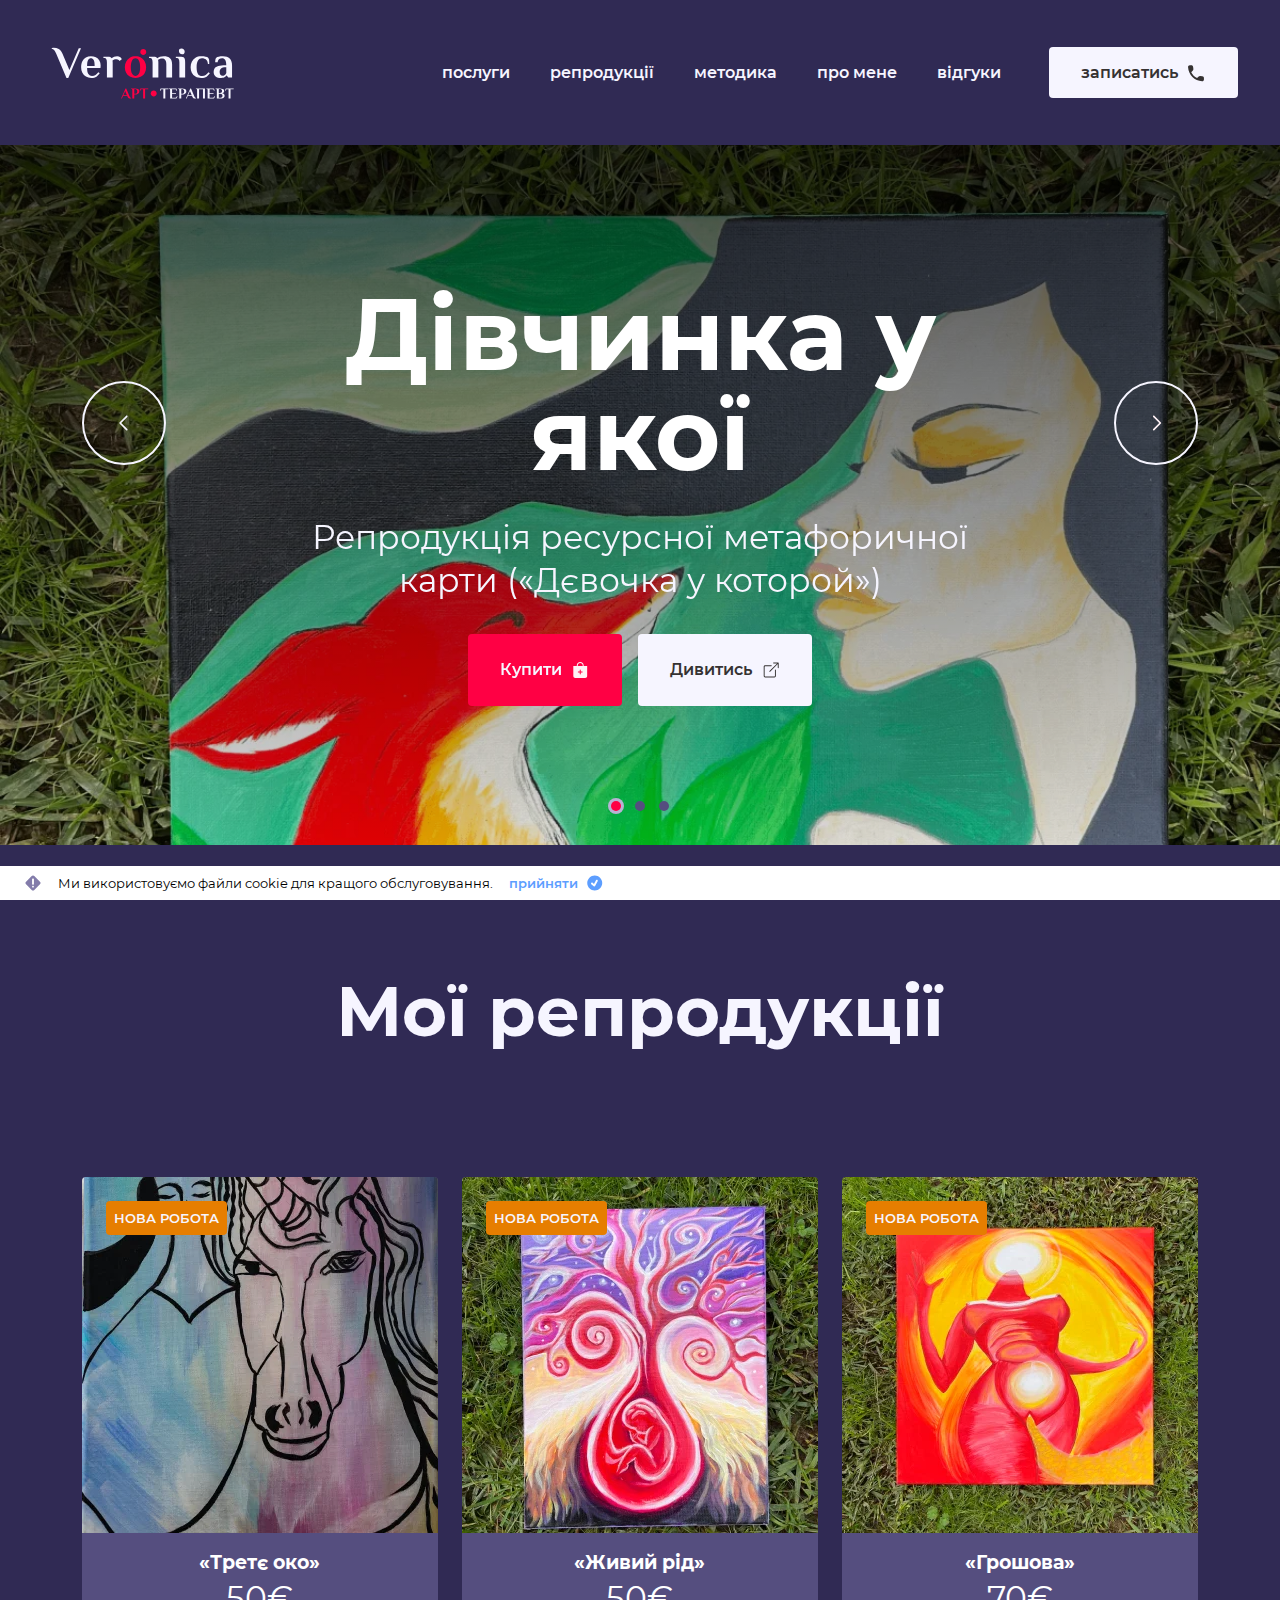
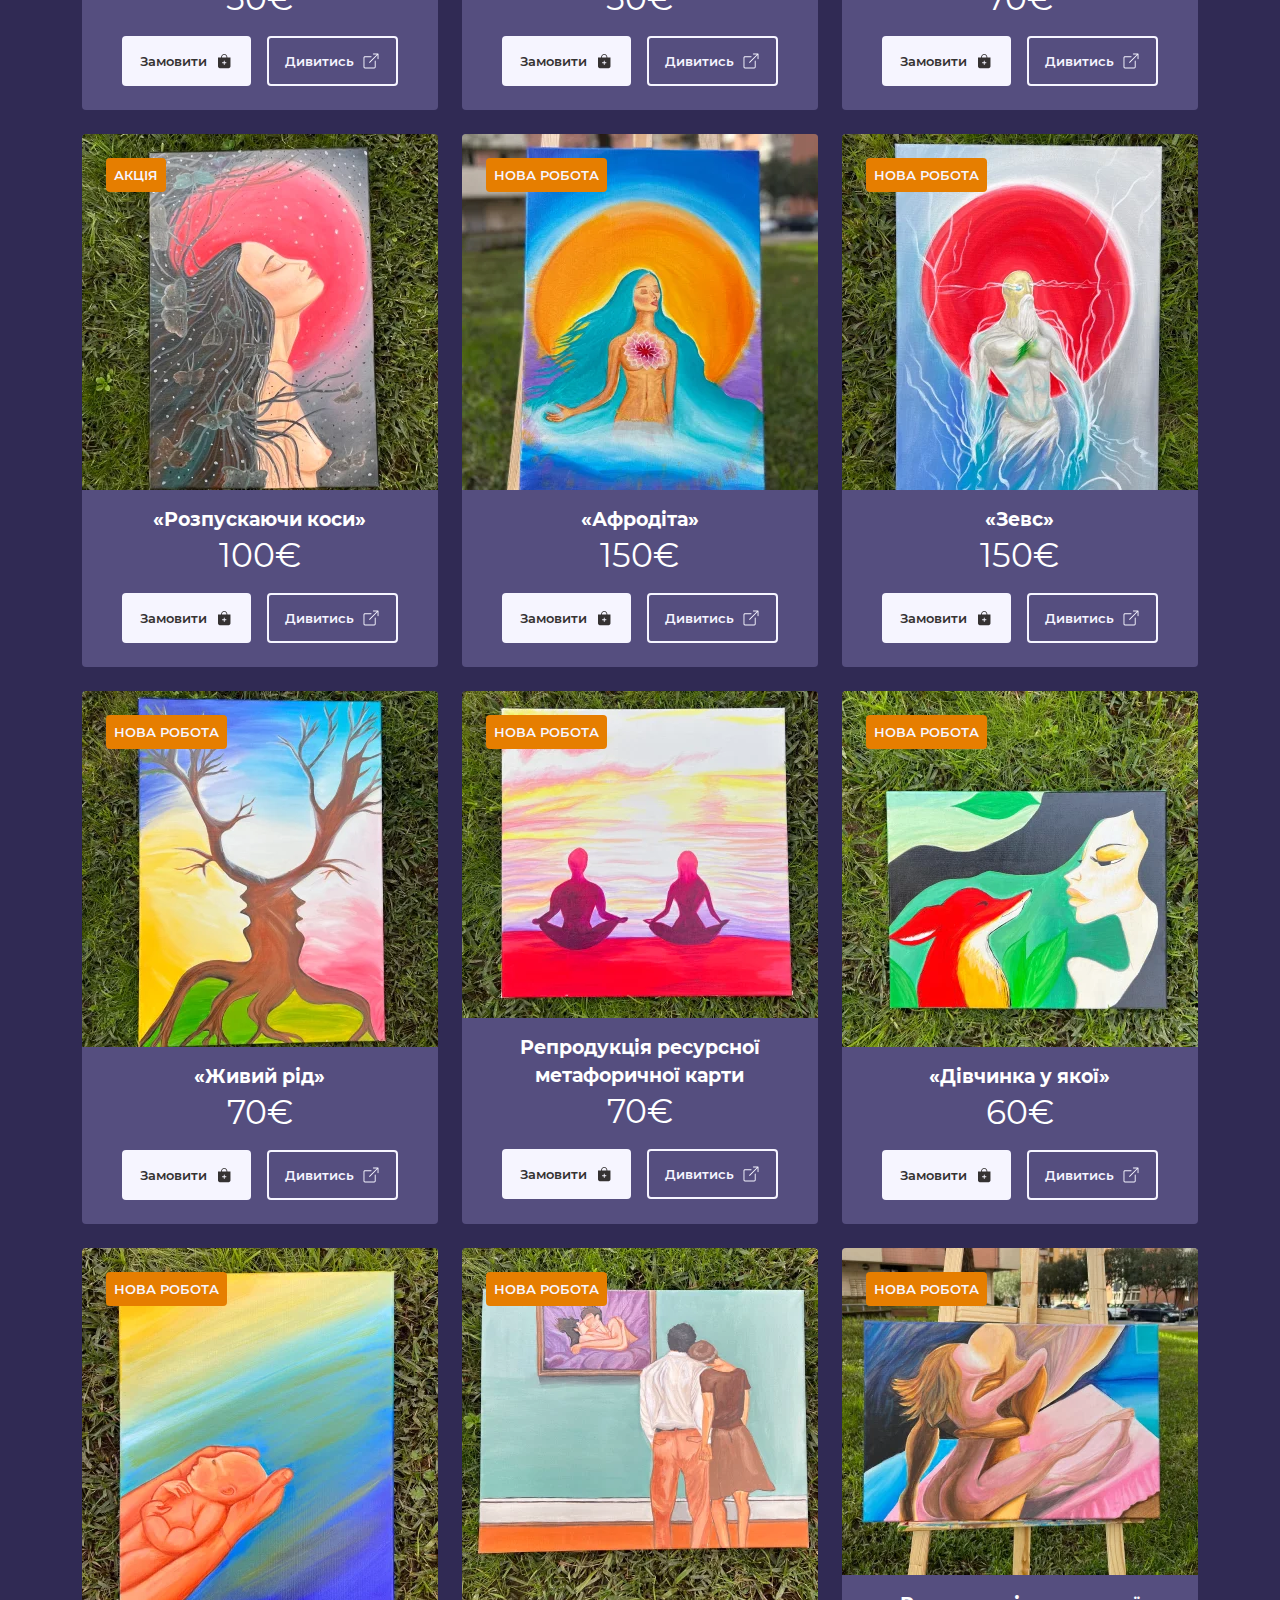
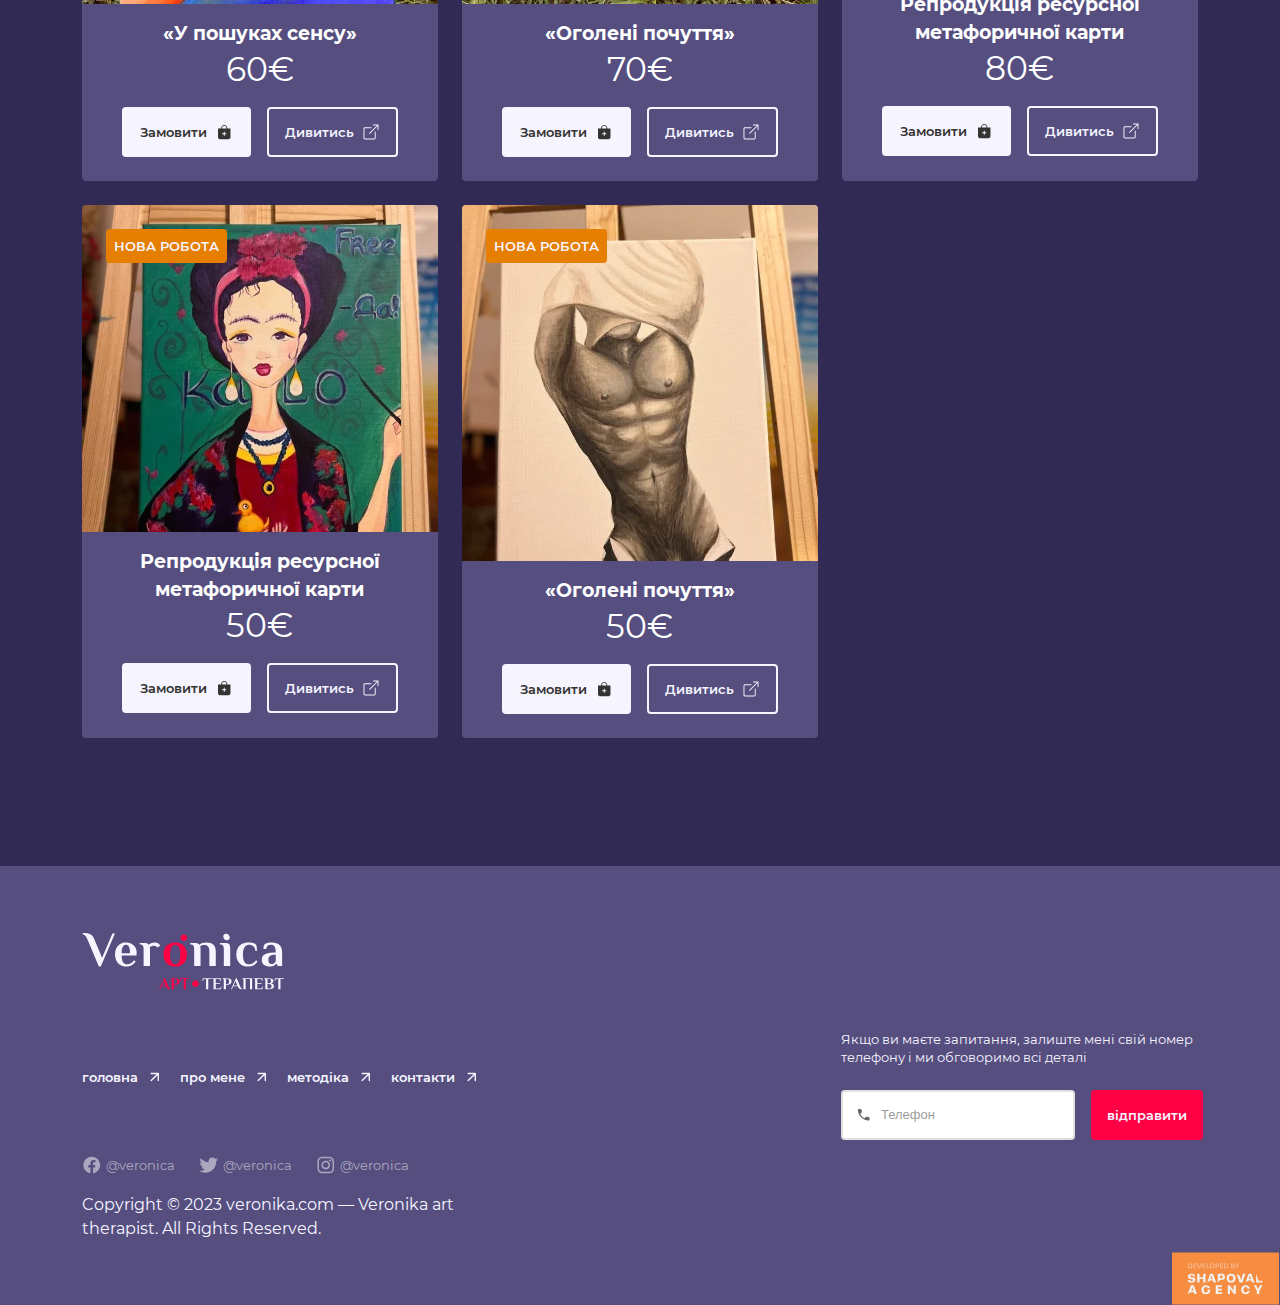
<file: listing-rep.html>
<!DOCTYPE html>
<html lang="en">

<head>
	<meta charset="UTF-8">
	<meta http-equiv="X-UA-Compatible" content="IE=edge">
	<meta name="viewport" content="width=device-width, initial-scale=1.0">
	<link
		href="https://fonts.googleapis.com/css2?family=Inter:wght@400;500&family=Montserrat:wght@400;600;700&display=swap"
		rel="stylesheet">
	<link rel="stylesheet" href="css/jquery.fancybox.min.css">
	<link rel="stylesheet" href="css/slick.css">
	<link rel="stylesheet" href="css/style.css">
	<title>listing-rep</title>
</head>

<body class="listing-rep">
	<div class="wrapper">

		<main class="content">
			<header class="header">
				<div class="header__container container">
					<div class="header__body">
						<a href="/" class="header__logo">
							<img src="img/icons/logo-icon.svg" alt="logo">
						</a>
						<div class="header__burger">
							<span></span>
							<span></span>
						</div>
						<nav class="header__menu">
							<ul class="header__list">
								<li>
									<a class="header__link" href="">послуги</a>
								</li>
								<li>
									<a class="header__link" href="">репродукції</a>
								</li>
								<li>
									<a class="header__link" href="">методика</a>
								</li>
								<li>
									<a class="header__link" href="">про
										мене</a>
								</li>
								<li>
									<a class="header__link" href="">відгуки</a>
								</li>
								<li>
									<a class="btn btn-enroll" href="">записатись</a>
								</li>
							</ul>
							<div class="header__burger">
								<span></span>
								<span></span>
							</div>
							<ul class="header__social social">
								<li class="social__item social__item--facebook"><a href="#">@veronica</a></li>
								<li class="social__item social__item--twitter"><a href="#">@veronica</a></li>
								<li class="social__item social__item--instagram"><a href="#">@veronica</a></li>
							</ul>
							<p class="header__copyright copyright">Copyright © 2023 veronika.com — Veronika art therapist. All
								Rights
								Reserved.</p>
						</nav>
						<div class="overlay"></div>
					</div>
				</div>
			</header>

			<section class="section-shop shop">
				<div class="shop__slider shop-slick">
					<div class="shop__item">
						<div class="container">
							<div class="shop__text-holder">
								<h2 class="shop__title">Дівчинка у<br> якої</h2>
								<p class="shop__text">Репродукція ресурсної метафоричної карти («Дєвочка у которой»)</p>
							</div>
							<div class="shop__buttons">
								<a class="btn btn-buy" href="">Купити</a>
								<a class="btn btn-look" href="">Дивитись</a>
							</div>
						</div>
					</div>
					<div class="shop__item">
						<div class="container">
							<div class="shop__text-holder">
								<h2 class="shop__title">Розпускаючи<br>
									коси</h2>
								<p class="shop__text">Репродукція ресурсної метафоричної карти «Распуская косы»</p>
							</div>
							<div class="shop__buttons">
								<a class="btn btn-buy" href="">Купити</a>
								<a class="btn btn-look" href="">Дивитись</a>
							</div>
						</div>
					</div>
					<div class="shop__item">
						<div class="container">
							<div class="shop__text-holder">
								<h2 class="shop__title">Афродіта</h2>
								<p class="shop__text">Архитипічна картина</p>
							</div>
							<div class="shop__buttons">
								<a class="btn btn-buy" href="">Купити</a>
								<a class="btn btn-look" href="">Дивитись</a>
							</div>
						</div>
					</div>
				</div>
				<div class="slider-nav container">
					<button class="slider-prev-shop">Previous</button>
					<button class="slider-next-shop">Next</button>
				</div>
			</section>
			<section class="section-tabs tabs">
				<div class="tabs__body">
					<h2>Мої репродукції</h2>
					<div id="reproductions-slider" class="tabcontent">
						<div class="reproductions-slider reproductions-slick">
							<div class="reproductions-slider__item">
								<div class="reproductions-slider__inner">
									<div class="reproductions-slider__image-holder">
										<img src="img/reproductions-slider-img-1.webp" alt="image">
										<div class="badge-box">
											НОВА РОБОТА
										</div>
									</div>
									<div class="reproductions-slider__text-holder">
										<h3 class="reproductions-slider__title">«Третє око»</h3>
										<h4 class="reproductions-slider__price">50€</h4>
										<div class="reproductions-slider__buttons">
											<a class="btn btn-buy" href="">Замовити</a>
											<a class="btn btn-look" href="">Дивитись</a>
										</div>
									</div>
								</div>
							</div>
							<div class="reproductions-slider__item">
								<div class="reproductions-slider__inner">
									<div class="reproductions-slider__image-holder">
										<img src="img/reproductions-slider-img-2.webp" alt="image">
										<div class="badge-box">
											НОВА РОБОТА
										</div>
									</div>
									<div class="reproductions-slider__text-holder">
										<h3 class="reproductions-slider__title">«Живий рід»</h3>
										<h4 class="reproductions-slider__price">50€</h4>
										<div class="reproductions-slider__buttons">
											<a class="btn btn-buy" href="#modal-buy-common-1">Замовити</a>
											<a class="btn btn-look" href="#modal-buy-common-1">Дивитись</a>
											<!-- <a class="btn btn-buy" data-fancybox data-src="#modal-buy-common-1"
												href="javascript:;">Замовити</a>
											<a class="btn btn-look" data-fancybox data-src="#modal-buy-common-1"
												href="javascript:;">Дивитись</a> -->
										</div>
									</div>
								</div>
							</div>
							<div class="reproductions-slider__item">
								<div class="reproductions-slider__inner">
									<div class="reproductions-slider__image-holder">
										<img src="img/reproductions-slider-img-3.webp" alt="image">
										<div class="badge-box">
											НОВА РОБОТА
										</div>
									</div>
									<div class="reproductions-slider__text-holder">
										<h3 class="reproductions-slider__title">«Грошова»</h3>
										<h4 class="reproductions-slider__price">70€</h4>
										<div class="reproductions-slider__buttons">
											<a class="btn btn-buy" href="#modal-buy-common-2">Замовити</a>
											<a class="btn btn-look" href="#modal-buy-common-2">Дивитись</a>
										</div>
									</div>
								</div>
							</div>
							<div class="reproductions-slider__item">
								<div class="reproductions-slider__inner">
									<div class="reproductions-slider__image-holder">
										<img src="img/reproductions-slider-img-4.webp" alt="image">
										<div class="badge-box">
											АКЦІЯ
										</div>
									</div>
									<div class="reproductions-slider__text-holder">
										<h3 class="reproductions-slider__title">«Розпускаючи коси»</h3>
										<h4 class="reproductions-slider__price">100€</h4>
										<div class="reproductions-slider__buttons">
											<a class="btn btn-buy" href="">Замовити</a>
											<a class="btn btn-look" href="">Дивитись</a>
										</div>
									</div>
								</div>
							</div>
							<div class="reproductions-slider__item">
								<div class="reproductions-slider__inner">
									<div class="reproductions-slider__image-holder">
										<img src="img/reproductions-slider-img-5.webp" alt="image">
										<div class="badge-box">
											НОВА РОБОТА
										</div>
									</div>
									<div class="reproductions-slider__text-holder">
										<h3 class="reproductions-slider__title">«Афродіта»</h3>
										<h4 class="reproductions-slider__price">150€</h4>
										<div class="reproductions-slider__buttons">
											<a class="btn btn-buy" href="">Замовити</a>
											<a class="btn btn-look" href="">Дивитись</a>
										</div>
									</div>
								</div>
							</div>
							<div class="reproductions-slider__item">
								<div class="reproductions-slider__inner">
									<div class="reproductions-slider__image-holder">
										<img src="img/reproductions-slider-img-6.webp" alt="image">
										<div class="badge-box">
											НОВА РОБОТА
										</div>
									</div>
									<div class="reproductions-slider__text-holder">
										<h3 class="reproductions-slider__title">«Зевс»</h3>
										<h4 class="reproductions-slider__price">150€</h4>
										<div class="reproductions-slider__buttons">
											<a class="btn btn-buy" href="">Замовити</a>
											<a class="btn btn-look" href="">Дивитись</a>
										</div>
									</div>
								</div>
							</div>
							<div class="reproductions-slider__item">
								<div class="reproductions-slider__inner">
									<div class="reproductions-slider__image-holder">
										<img src="img/reproductions-slider-img-7.webp" alt="image">
										<div class="badge-box">
											НОВА РОБОТА
										</div>
									</div>
									<div class="reproductions-slider__text-holder">
										<h3 class="reproductions-slider__title">«Живий рід»</h3>
										<h4 class="reproductions-slider__price">70€</h4>
										<div class="reproductions-slider__buttons">
											<a class="btn btn-buy" href="">Замовити</a>
											<a class="btn btn-look" href="">Дивитись</a>
										</div>
									</div>
								</div>
							</div>
							<div class="reproductions-slider__item">
								<div class="reproductions-slider__inner">
									<div class="reproductions-slider__image-holder">
										<img src="img/reproductions-slider-img-8.webp" alt="image">
										<div class="badge-box">
											НОВА РОБОТА
										</div>
									</div>
									<div class="reproductions-slider__text-holder">
										<h3 class="reproductions-slider__title">Репродукція ресурсної метафоричної карти</h3>
										<h4 class="reproductions-slider__price">70€</h4>
										<div class="reproductions-slider__buttons">
											<a class="btn btn-buy" href="">Замовити</a>
											<a class="btn btn-look" href="">Дивитись</a>
										</div>
									</div>
								</div>
							</div>
							<div class="reproductions-slider__item">
								<div class="reproductions-slider__inner">
									<div class="reproductions-slider__image-holder">
										<img src="img/reproductions-slider-img-9.webp" alt="image">
										<div class="badge-box">
											НОВА РОБОТА
										</div>
									</div>
									<div class="reproductions-slider__text-holder">
										<h3 class="reproductions-slider__title">«Дівчинка у якої»</h3>
										<h4 class="reproductions-slider__price">60€</h4>
										<div class="reproductions-slider__buttons">
											<a class="btn btn-buy" href="">Замовити</a>
											<a class="btn btn-look" href="">Дивитись</a>
										</div>
									</div>
								</div>
							</div>
							<div class="reproductions-slider__item">
								<div class="reproductions-slider__inner">
									<div class="reproductions-slider__image-holder">
										<img src="img/reproductions-slider-img-10.webp" alt="image">
										<div class="badge-box">
											НОВА РОБОТА
										</div>
									</div>
									<div class="reproductions-slider__text-holder">
										<h3 class="reproductions-slider__title">«У пошуках сенсу»</h3>
										<h4 class="reproductions-slider__price">60€</h4>
										<div class="reproductions-slider__buttons">
											<a class="btn btn-buy" href="">Замовити</a>
											<a class="btn btn-look" href="">Дивитись</a>
										</div>
									</div>
								</div>
							</div>
							<div class="reproductions-slider__item">
								<div class="reproductions-slider__inner">
									<div class="reproductions-slider__image-holder">
										<img src="img/reproductions-slider-img-11.webp" alt="image">
										<div class="badge-box">
											НОВА РОБОТА
										</div>
									</div>
									<div class="reproductions-slider__text-holder">
										<h3 class="reproductions-slider__title">«Оголені почуття»</h3>
										<h4 class="reproductions-slider__price">70€</h4>
										<div class="reproductions-slider__buttons">
											<a class="btn btn-buy" href="">Замовити</a>
											<a class="btn btn-look" href="">Дивитись</a>
										</div>
									</div>
								</div>
							</div>
							<div class="reproductions-slider__item">
								<div class="reproductions-slider__inner">
									<div class="reproductions-slider__image-holder">
										<img src="img/reproductions-slider-img-12.webp" alt="image">
										<div class="badge-box">
											НОВА РОБОТА
										</div>
									</div>
									<div class="reproductions-slider__text-holder">
										<h3 class="reproductions-slider__title">Репродукція ресурсної метафоричної карти</h3>
										<h4 class="reproductions-slider__price">80€</h4>
										<div class="reproductions-slider__buttons">
											<a class="btn btn-buy" href="">Замовити</a>
											<a class="btn btn-look" href="">Дивитись</a>
										</div>
									</div>
								</div>
							</div>
							<div class="reproductions-slider__item">
								<div class="reproductions-slider__inner">
									<div class="reproductions-slider__image-holder">
										<img src="img/reproductions-slider-img-13.webp" alt="image">
										<div class="badge-box">
											НОВА РОБОТА
										</div>
									</div>
									<div class="reproductions-slider__text-holder">
										<h3 class="reproductions-slider__title">Репродукція ресурсної метафоричної карти</h3>
										<h4 class="reproductions-slider__price">50€</h4>
										<div class="reproductions-slider__buttons">
											<a class="btn btn-buy" href="">Замовити</a>
											<a class="btn btn-look" href="">Дивитись</a>
										</div>
									</div>
								</div>
							</div>
							<div class="reproductions-slider__item">
								<div class="reproductions-slider__inner">
									<div class="reproductions-slider__image-holder">
										<img src="img/reproductions-slider-img-14.webp" alt="image">

										<div class="badge-box">
											НОВА РОБОТА
										</div>
									</div>
									<div class="reproductions-slider__text-holder">
										<h3 class="reproductions-slider__title">«Оголені почуття»</h3>
										<h4 class="reproductions-slider__price">50€</h4>
										<div class="reproductions-slider__buttons">
											<a class="btn btn-buy" href="">Замовити</a>
											<a class="btn btn-look" href="">Дивитись</a>
										</div>
									</div>
								</div>
							</div>
						</div>
						<div class="slider-nav container">
							<button class="slider-prev">Previous</button>
							<button class="slider-next">Next</button>
						</div>
						<div class="reproductions__footer">
							<a class="btn btn-look" href="">Дивитись все</a>
						</div>
					</div>
					<div id="mak-slider" class="tabcontent">
						<div class="mak-slider mak-slick">
							<div class="mak-slider__item">
								<div class="mak-slider__inner">
									<div class="mak-slider__image-holder">
										<img src="img/mak-slider-img-1.webp" alt="image">

									</div>
									<div class="mak-slider__text-holder">
										<h3 class="mak-slider__title">В пошуках сенсу</h3>
										<h4 class="mak-slider__price">100€</h4>
										<div class="mak-slider__buttons">
											<a class="btn btn-buy" href="">Замовити</a>
											<a class="btn btn-look" href="">Дивитись</a>
										</div>
									</div>
								</div>
							</div>
							<div class="mak-slider__item">
								<div class="mak-slider__inner">
									<div class="mak-slider__image-holder">
										<img src="img/mak-slider-img-2.webp" alt="image">

									</div>
									<div class="mak-slider__text-holder">
										<h3 class="mak-slider__title">Я і гроші</h3>
										<h4 class="mak-slider__price">100€</h4>

										<div class="mak-slider__buttons">
											<a class="btn btn-buy" href="">Замовити</a>
											<a class="btn btn-look" href="">Дивитись</a>
										</div>
									</div>
								</div>
							</div>
							<div class="mak-slider__item">
								<div class="mak-slider__inner">
									<div class="mak-slider__image-holder">
										<img src="img/mak-slider-img-3.webp" alt="image">

									</div>
									<div class="mak-slider__text-holder">
										<h3 class="mak-slider__title">Горщик Золота</h3>
										<h4 class="mak-slider__price">100€</h4>

										<div class="mak-slider__buttons">
											<a class="btn btn-buy" href="">Замовити</a>
											<a class="btn btn-look" href="">Дивитись</a>
										</div>
									</div>
								</div>
							</div>
							<div class="mak-slider__item">
								<div class="mak-slider__inner">
									<div class="mak-slider__image-holder">
										<img src="img/mak-slider-img-4.webp" alt="image">

									</div>
									<div class="mak-slider__text-holder">
										<h3 class="mak-slider__title">Коб</h3>
										<h4 class="mak-slider__price">100€</h4>

										<div class="mak-slider__buttons">
											<a class="btn btn-buy" href="">Замовити</a>
											<a class="btn btn-look" href="">Дивитись</a>
										</div>
									</div>
								</div>
							</div>
							<div class="mak-slider__item">
								<div class="mak-slider__inner">
									<div class="mak-slider__image-holder">
										<img src="img/mak-slider-img-5.webp" alt="image">

									</div>
									<div class="mak-slider__text-holder">
										<h3 class="mak-slider__title">Внутрішні дракони</h3>
										<h4 class="mak-slider__price">100€</h4>

										<div class="mak-slider__buttons">
											<a class="btn btn-buy" href="">Замовити</a>
											<a class="btn btn-look" href="">Дивитись</a>
										</div>
									</div>
								</div>
							</div>
							<div class="mak-slider__item">
								<div class="mak-slider__inner">
									<div class="mak-slider__image-holder">
										<img src="img/mak-slider-img-6.webp" alt="image">

									</div>
									<div class="mak-slider__text-holder">
										<h3 class="mak-slider__title">Оголені почуття</h3>
										<h4 class="mak-slider__price">100€</h4>

										<div class="mak-slider__buttons">
											<a class="btn btn-buy" href="">Замовити</a>
											<a class="btn btn-look" href="">Дивитись</a>
										</div>
									</div>
								</div>
							</div>
							<div class="mak-slider__item">
								<div class="mak-slider__inner">
									<div class="mak-slider__image-holder">
										<img src="img/mak-slider-img-7.webp" alt="image">

									</div>
									<div class="mak-slider__text-holder">
										<h3 class="mak-slider__title">Химера</h3>
										<h4 class="mak-slider__price">100€</h4>

										<div class="mak-slider__buttons">
											<a class="btn btn-buy" href="">Замовити</a>
											<a class="btn btn-look" href="">Дивитись</a>
										</div>
									</div>
								</div>
							</div>
							<div class="mak-slider__item">
								<div class="mak-slider__inner">
									<div class="mak-slider__image-holder">
										<img src="img/mak-slider-img-8.webp" alt="image">

									</div>
									<div class="mak-slider__text-holder">
										<h3 class="mak-slider__title">Я приймаю рішення</h3>
										<h4 class="mak-slider__price">100€</h4>

										<div class="mak-slider__buttons">
											<a class="btn btn-buy" href="">Замовити</a>
											<a class="btn btn-look" href="">Дивитись</a>
										</div>
									</div>
								</div>
							</div>
							<div class="mak-slider__item">
								<div class="mak-slider__inner">
									<div class="mak-slider__image-holder">
										<img src="img/mak-slider-img-9.webp" alt="image">

									</div>
									<div class="mak-slider__text-holder">
										<h3 class="mak-slider__title">Третє око</h3>
										<h4 class="mak-slider__price">100€</h4>

										<div class="mak-slider__buttons">
											<a class="btn btn-buy" href="">Замовити</a>
											<a class="btn btn-look" href="">Дивитись</a>
										</div>
									</div>
								</div>
							</div>
							<div class="mak-slider__item">
								<div class="mak-slider__inner">
									<div class="mak-slider__image-holder">
										<img src="img/mak-slider-img-10.webp" alt="image">

									</div>
									<div class="mak-slider__text-holder">
										<h3 class="mak-slider__title">Любов очима художника</h3>
										<h4 class="mak-slider__price">100€</h4>

										<div class="mak-slider__buttons">
											<a class="btn btn-buy" href="">Замовити</a>
											<a class="btn btn-look" href="">Дивитись</a>
										</div>
									</div>
								</div>
							</div>
							<div class="mak-slider__item">
								<div class="mak-slider__inner">
									<div class="mak-slider__image-holder">
										<img src="img/mak-slider-img-11.webp" alt="image">

									</div>
									<div class="mak-slider__text-holder">
										<h3 class="mak-slider__title">Ох</h3>
										<h4 class="mak-slider__price">100€</h4>

										<div class="mak-slider__buttons">
											<a class="btn btn-buy" href="">Замовити</a>
											<a class="btn btn-look" href="">Дивитись</a>
										</div>
									</div>
								</div>
							</div>
							<div class="mak-slider__item">
								<div class="mak-slider__inner">
									<div class="mak-slider__image-holder">
										<img src="img/mak-slider-img-12.webp" alt="image">
										<div class="badge-box">
											НОВА РОБОТА
										</div>
									</div>
									<div class="mak-slider__text-holder">
										<h3 class="mak-slider__title">Сила роду</h3>
										<h4 class="mak-slider__price">100€</h4>

										<div class="mak-slider__buttons">
											<a class="btn btn-buy" href="">Замовити</a>
											<a class="btn btn-look" href="">Дивитись</a>
										</div>
									</div>
								</div>
							</div>
						</div>
						<div class="slider-navs container">
							<button class="slider-prevs">Previous</button>
							<button class="slider-nexts">Next</button>
						</div>
						<div class="mak__footer">
							<a class="btn btn-look" href="">Дивитись все</a>
						</div>
					</div>
			</section>

		</main>

		<footer class="footer">
			<div class="footer__container container">
				<div class="footer__body">
					<div class="footer__row">
						<div class="footer__left-column">
							<a href="#" class="footer__logo logo">
								<svg width="202" height="62" viewBox="0 0 202 62" fill="none"
									xmlns="http://www.w3.org/2000/svg">
									<path
										d="M87.6425 59.2759C86.9414 59.2759 86.3071 59.1309 85.7396 58.8409C85.172 58.5397 84.7102 57.9597 84.3541 57.1009L83.9701 56.1639H79.5299L78.1611 59.209H77.2931L82.2174 48.1665H82.9686L86.7077 57.1009C87.1306 58.1382 87.7093 58.6959 88.4437 58.774V59.1922C88.2434 59.248 87.9764 59.2759 87.6425 59.2759ZM79.8805 55.411H83.653L81.8168 51.0442L79.8805 55.411Z"
										fill="#FF0044" />
									<path
										d="M89.7201 50.3415C89.7201 49.7727 89.6422 49.3544 89.4864 49.0867C89.3306 48.8078 89.019 48.6684 88.5516 48.6684H88.3847V48.1665H92.9751C94.1213 48.1665 95.1563 48.3951 96.0799 48.8525C97.0147 49.2986 97.4821 50.1909 97.4821 51.5294C97.4821 52.3994 97.2373 53.0743 96.7476 53.5539C96.2691 54.0335 95.7294 54.3514 95.1285 54.5075C94.5275 54.6637 93.9767 54.7418 93.4759 54.7418H91.8901V59.209H89.7201V50.3415ZM92.8917 54.0725C93.5482 54.0725 94.088 53.8718 94.5108 53.4702C94.9337 53.0687 95.1451 52.3939 95.1451 51.4458C95.1451 50.5088 94.9337 49.8396 94.5108 49.438C94.0991 49.0365 93.5872 48.8357 92.9751 48.8357C92.6524 48.8357 92.402 48.858 92.224 48.9027L91.8901 48.9528V54.0725H92.8917Z"
										fill="#FF0044" />
									<path
										d="M101.694 48.9194H100.509C99.8855 48.9194 99.407 49.0755 99.0731 49.3879C98.7504 49.7002 98.589 50.2132 98.589 50.9271H98.0883V49.505C98.0883 48.6126 98.5612 48.1665 99.5071 48.1665H107.353V48.9194H103.864V59.209H101.694V48.9194Z"
										fill="#FF0044" />
									<path
										d="M124.091 48.9194H122.906C122.282 48.9194 121.804 49.0755 121.47 49.3879C121.147 49.7002 120.986 50.2132 120.986 50.9271H120.485V49.505C120.485 48.6126 120.958 48.1665 121.904 48.1665H129.75V48.9194H126.261V59.209H124.091V48.9194Z"
										fill="#F6F5FF" />
									<path
										d="M131.572 50.3415C131.572 49.7727 131.494 49.3544 131.339 49.0867C131.183 48.8078 130.871 48.6684 130.404 48.6684H130.237V48.1665H137.598C138.544 48.1665 139.017 48.6126 139.017 49.505V50.9271H138.516C138.516 50.2356 138.338 49.7281 137.982 49.4046C137.637 49.0811 137.12 48.9194 136.43 48.9194H133.742V53.1021H138.082V53.855H133.742V58.4561H136.597C137.231 58.4561 137.76 58.3166 138.183 58.0378C138.605 57.7478 138.956 57.2514 139.234 56.5487L139.685 56.716L139.201 58.0378C139.056 58.4393 138.884 58.7349 138.683 58.9245C138.483 59.1142 138.171 59.209 137.749 59.209H131.572V50.3415Z"
										fill="#F6F5FF" />
									<path
										d="M141.748 50.3415C141.748 49.7727 141.67 49.3544 141.515 49.0867C141.359 48.8078 141.047 48.6684 140.58 48.6684H140.413V48.1665H145.003C146.15 48.1665 147.185 48.3951 148.108 48.8525C149.043 49.2986 149.51 50.1909 149.51 51.5294C149.51 52.3994 149.266 53.0743 148.776 53.5539C148.297 54.0335 147.758 54.3514 147.157 54.5075C146.556 54.6637 146.005 54.7418 145.504 54.7418H143.918V59.209H141.748V50.3415ZM144.92 54.0725C145.576 54.0725 146.116 53.8718 146.539 53.4702C146.962 53.0687 147.173 52.3939 147.173 51.4458C147.173 50.5088 146.962 49.8396 146.539 49.438C146.127 49.0365 145.615 48.8357 145.003 48.8357C144.681 48.8357 144.43 48.858 144.252 48.9027L143.918 48.9528V54.0725H144.92Z"
										fill="#F6F5FF" />
									<path
										d="M159.371 59.2759C158.669 59.2759 158.035 59.1309 157.468 58.8409C156.9 58.5397 156.438 57.9597 156.082 57.1009L155.698 56.1639H151.258L149.889 59.209H149.021L153.945 48.1665H154.697L158.436 57.1009C158.859 58.1382 159.437 58.6959 160.172 58.774V59.1922C159.971 59.248 159.704 59.2759 159.371 59.2759ZM151.609 55.411H155.381L153.545 51.0442L151.609 55.411Z"
										fill="#F6F5FF" />
									<path
										d="M161.448 50.3415C161.448 49.7727 161.37 49.3544 161.214 49.0867C161.059 48.8078 160.747 48.6684 160.28 48.6684H160.113V48.1665H170.128V59.209H167.958V48.9194H163.618V59.209H161.448V50.3415Z"
										fill="#F6F5FF" />
									<path
										d="M173.124 50.3415C173.124 49.7727 173.046 49.3544 172.89 49.0867C172.734 48.8078 172.423 48.6684 171.955 48.6684H171.788V48.1665H179.15C180.096 48.1665 180.569 48.6126 180.569 49.505V50.9271H180.068C180.068 50.2356 179.89 49.7281 179.534 49.4046C179.189 49.0811 178.671 48.9194 177.981 48.9194H175.294V53.1021H179.634V53.855H175.294V58.4561H178.148C178.783 58.4561 179.311 58.3166 179.734 58.0378C180.157 57.7478 180.507 57.2514 180.786 56.5487L181.236 56.716L180.752 58.0378C180.608 58.4393 180.435 58.7349 180.235 58.9245C180.034 59.1142 179.723 59.209 179.3 59.209H173.124V50.3415Z"
										fill="#F6F5FF" />
									<path
										d="M183.3 50.3415C183.3 49.7727 183.222 49.3544 183.066 49.0867C182.91 48.8078 182.599 48.6684 182.131 48.6684H181.964V48.1665H186.471C187.873 48.1665 189.042 48.3617 189.977 48.7521C190.923 49.1425 191.396 49.9232 191.396 51.0944C191.396 51.6075 191.19 52.0927 190.778 52.55C190.377 52.9962 189.81 53.3141 189.075 53.5037C190.956 53.6933 191.896 54.5745 191.896 56.1472C191.896 57.3072 191.435 58.1103 190.511 58.5564C189.587 58.9915 188.408 59.209 186.972 59.209H183.3V50.3415ZM186.722 53.1691C187.445 53.1691 188.013 53.0018 188.424 52.6671C188.847 52.3214 189.059 51.7692 189.059 51.0108C189.059 50.2411 188.808 49.689 188.307 49.3544C187.818 49.0086 187.206 48.8357 186.471 48.8357C186.171 48.8357 185.937 48.858 185.77 48.9027L185.47 48.9528V53.1691H186.722ZM186.722 58.5397C187.645 58.5397 188.346 58.3389 188.825 57.9374C189.315 57.5359 189.559 56.967 189.559 56.2308C189.559 54.6916 188.613 53.922 186.722 53.922H185.47V58.3724C185.592 58.417 185.703 58.4449 185.804 58.4561C186.048 58.5118 186.327 58.5397 186.638 58.5397H186.722Z"
										fill="#F6F5FF" />
									<path
										d="M196.284 48.9194H195.099C194.476 48.9194 193.997 49.0755 193.663 49.3879C193.341 49.7002 193.179 50.2132 193.179 50.9271H192.679V49.505C192.679 48.6126 193.152 48.1665 194.097 48.1665H201.943V48.9194H198.454V59.209H196.284V48.9194Z"
										fill="#F6F5FF" />
									<path
										d="M5.38391 9.36037C4.63111 7.55604 3.87831 6.27661 3.12551 5.52207C2.40544 4.76754 1.53808 4.32466 0.523438 4.19344V3.20926L2.58546 3.11084C4.74567 3.11084 6.64404 3.52091 8.28056 4.34106C9.91708 5.16121 11.259 6.83431 12.3064 9.36037L20.0635 27.7645L30.4227 3.60293H32.9266L18.787 36.5729H16.8232L5.38391 9.36037Z"
										fill="#F6F5FF" />
									<path
										d="M44.3414 36.5729C42.083 36.5729 40.1028 36.048 38.4008 34.9982C36.6988 33.9484 35.3732 32.5213 34.424 30.717C33.5076 28.8799 33.0493 26.8131 33.0493 24.5167C33.0493 21.9578 33.5076 19.7762 34.424 17.9719C35.3732 16.1676 36.6661 14.8061 38.3026 13.8876C39.9391 12.9362 41.7884 12.4605 43.8504 12.4605C45.8797 12.4605 47.7126 12.8706 49.3491 13.6907C50.9856 14.5109 52.2785 15.6755 53.2277 17.1846C54.1769 18.6608 54.6515 20.3668 54.6515 22.3023C54.6515 22.9256 54.6187 23.6309 54.5533 24.4183L54.4551 25.4025H39.6773C39.6773 28.519 40.1519 30.799 41.101 32.2425C42.0502 33.6532 43.3758 34.3585 45.0778 34.3585C46.6489 34.3585 47.9581 34.014 49.0055 33.3251C50.0856 32.6034 51.1166 31.5864 52.0985 30.2741L53.6204 31.4059C52.6713 32.8822 51.4766 34.1124 50.0365 35.0966C48.6291 36.0808 46.7307 36.5729 44.3414 36.5729ZM48.0235 23.1881C48.0235 20.1043 47.6635 17.9227 46.9434 16.6433C46.2234 15.331 45.1924 14.6749 43.8504 14.6749C42.6066 14.6749 41.592 15.3474 40.8065 16.6925C40.0537 18.0047 39.6773 20.1699 39.6773 23.1881H48.0235Z"
										fill="#F6F5FF" />
									<path
										d="M76.3905 13.4447C76.9797 13.8712 77.4052 14.3469 77.667 14.8718C77.9288 15.3639 78.0598 15.6263 78.0598 15.6591L75.5559 17.5782C75.3268 17.283 75.0322 16.9713 74.6722 16.6433C73.9521 15.9872 73.1175 15.6591 72.1683 15.6591C70.2699 15.6591 68.8134 16.1676 67.7988 17.1846L67.8969 17.9227C67.9624 18.5132 67.9951 19.0545 67.9951 19.5466V36.0808H61.6127V19.3498C61.6127 17.6767 61.3836 16.4464 60.9254 15.6591C60.4999 14.839 59.5998 14.4289 58.2251 14.4289H57.7341V12.9526H62.5946C63.7074 12.9526 64.5748 13.1002 65.1967 13.3955C65.8513 13.6579 66.3586 14.1172 66.7186 14.7733C68.4861 13.2315 70.5481 12.4605 72.9047 12.4605C74.3121 12.4605 75.474 12.7886 76.3905 13.4447Z"
										fill="#F6F5FF" />
									<path
										d="M93.2288 36.5729C90.8395 36.5729 88.7447 36.048 86.9445 34.9982C85.1771 33.9156 83.8188 32.4721 82.8696 30.6678C81.9204 28.8307 81.4458 26.7803 81.4458 24.5167C81.4458 22.2531 81.9204 20.2191 82.8696 18.4148C83.8188 16.5777 85.1771 15.1342 86.9445 14.0844C88.7447 13.0018 90.8395 12.4605 93.2288 12.4605C95.6181 12.4605 97.6965 13.0018 99.464 14.0844C101.264 15.1342 102.639 16.5777 103.588 18.4148C104.537 20.2191 105.012 22.2531 105.012 24.5167C105.012 26.7803 104.537 28.8307 103.588 30.6678C102.639 32.4721 101.264 33.9156 99.464 34.9982C97.6965 36.048 95.6181 36.5729 93.2288 36.5729ZM93.2288 34.3585C94.8981 34.3585 96.1745 33.4563 97.0583 31.652C97.942 29.8477 98.3838 27.4692 98.3838 24.5167C98.3838 21.5642 97.942 19.1857 97.0583 17.3814C96.1745 15.5771 94.8981 14.6749 93.2288 14.6749C91.5595 14.6749 90.2831 15.5771 89.3993 17.3814C88.5156 19.1857 88.0737 21.5642 88.0737 24.5167C88.0737 27.4692 88.5156 29.8477 89.3993 31.652C90.2831 33.4563 91.5595 34.3585 93.2288 34.3585Z"
										fill="#FF0044" />
									<path
										d="M112.168 19.3498C112.168 17.6767 111.939 16.4464 111.481 15.6591C111.055 14.839 110.155 14.4289 108.78 14.4289H108.289V12.9526H113.15C114.263 12.9526 115.13 13.1002 115.752 13.3955C116.406 13.6579 116.914 14.1172 117.274 14.7733C118.943 13.2315 121.332 12.4605 124.442 12.4605C127.551 12.4605 129.875 13.1987 131.413 14.6749C132.984 16.1184 133.77 18.3984 133.77 21.515V36.0808H127.388V21.4657C127.388 19.2021 126.962 17.5454 126.111 16.4957C125.293 15.4459 124.164 14.921 122.723 14.921C121.709 14.921 120.809 15.0686 120.023 15.3638C119.27 15.6263 118.665 15.9872 118.207 16.4464L118.354 17.1354C118.485 17.529 118.55 18.1688 118.55 19.0545V36.0808H112.168V19.3498Z"
										fill="#F6F5FF" />
									<path
										d="M145.022 10.2953C143.844 10.2953 142.928 9.93447 142.273 9.21274C141.651 8.49101 141.34 7.60525 141.34 6.55546C141.34 5.70251 141.586 5.02998 142.077 4.5379C142.6 4.04581 143.255 3.79976 144.041 3.79976C145.219 3.79976 146.119 4.16063 146.741 4.88236C147.395 5.60409 147.723 6.48985 147.723 7.53964C147.723 8.39259 147.461 9.06511 146.937 9.5572C146.446 10.0493 145.808 10.2953 145.022 10.2953ZM141.831 19.3498C141.831 17.6767 141.602 16.4464 141.144 15.6591C140.686 14.839 139.769 14.4289 138.395 14.4289H137.904V12.9526H143.795C144.973 12.9526 145.873 13.1495 146.495 13.5431C147.117 13.9368 147.559 14.5929 147.821 15.5115C148.083 16.3972 148.214 17.6767 148.214 19.3498V36.0808H141.831V19.3498Z"
										fill="#F6F5FF" />
									<path
										d="M166.065 36.5729C163.545 36.5729 161.401 36.0316 159.633 34.949C157.866 33.8664 156.524 32.4229 155.608 30.6186C154.724 28.7815 154.282 26.7475 154.282 24.5167C154.282 22.2859 154.724 20.2683 155.608 18.464C156.524 16.6269 157.866 15.167 159.633 14.0844C161.401 13.0018 163.545 12.4605 166.065 12.4605C169.993 12.4605 172.529 13.0346 173.675 14.1828C174.231 14.7405 174.575 15.4787 174.706 16.3972C174.837 17.3158 174.902 18.8741 174.902 21.0721H173.429C173.298 19.0053 172.66 17.4306 171.515 16.348C170.369 15.2326 168.798 14.6749 166.801 14.6749C165.001 14.6749 163.561 15.5115 162.481 17.1846C161.434 18.8249 160.91 21.2689 160.91 24.5167C160.91 31.0779 162.956 34.3585 167.047 34.3585C168.618 34.3585 169.927 34.014 170.975 33.3251C172.055 32.6034 173.086 31.5864 174.068 30.2741L175.59 31.4059C174.64 32.8822 173.446 34.1124 172.006 35.0966C170.565 36.0808 168.585 36.5729 166.065 36.5729Z"
										fill="#F6F5FF" />
									<path
										d="M188.114 36.5729C185.462 36.5729 183.4 35.9824 181.927 34.8014C180.487 33.5875 179.767 31.9636 179.767 29.9297C179.767 28.2894 180.144 26.9279 180.896 25.8453C181.682 24.7627 183.04 23.9426 184.971 23.3849C186.903 22.8272 189.586 22.5483 193.023 22.5483H193.76C193.76 19.6942 193.367 17.6767 192.581 16.4957C191.796 15.2818 190.634 14.6749 189.095 14.6749C187.819 14.6749 186.772 14.9866 185.953 15.6099C185.135 16.2332 184.546 17.3978 184.186 19.1037H181.486C181.486 17.9883 181.551 17.037 181.682 16.2496C181.846 15.4623 182.189 14.7733 182.713 14.1828C183.728 13.0346 186.182 12.4605 190.077 12.4605C193.35 12.4605 195.838 13.3299 197.54 15.0686C199.275 16.7745 200.142 19.3498 200.142 22.7944V36.0808H195.969L194.251 33.8664H194.005C193.71 34.3257 193.252 34.785 192.63 35.2442C191.518 36.13 190.012 36.5729 188.114 36.5729ZM189.586 34.1124C190.274 34.1124 190.863 33.9812 191.354 33.7188C191.845 33.4235 192.319 33.0298 192.778 32.5378C193.203 32.0785 193.53 31.5372 193.76 30.9139V24.7627H193.023C190.699 24.7627 189.014 25.1892 187.966 26.0422C186.919 26.8623 186.395 28.1582 186.395 29.9297C186.395 31.2747 186.673 32.3081 187.23 33.0298C187.786 33.7516 188.572 34.1124 189.586 34.1124Z"
										fill="#F6F5FF" />
									<path
										d="M105.123 7.7062C105.123 9.52438 103.653 10.9983 101.839 10.9983C100.025 10.9983 98.5543 9.52438 98.5543 7.7062C98.5543 5.88803 100.025 4.41411 101.839 4.41411C103.653 4.41411 105.123 5.88803 105.123 7.7062Z"
										fill="#FF0044" />
									<path
										d="M116.702 53.796C116.702 55.6142 115.231 57.0881 113.417 57.0881C111.603 57.0881 110.133 55.6142 110.133 53.796C110.133 51.9778 111.603 50.5039 113.417 50.5039C115.231 50.5039 116.702 51.9778 116.702 53.796Z"
										fill="#FF0044" />
								</svg>
							</a>
							<ul class="footer__list list">
								<li class="list__item"><a href="#">головна</a></li>
								<li class="list__item"><a href="#">про мене</a></li>
								<li class="list__item"><a href="#">методіка</a></li>
								<li class="list__item"><a href="#">контакти</a></li>
							</ul>
							<ul class="footer__social social">
								<li class="social__item social__item--facebook"><a href="#">@veronica</a></li>
								<li class="social__item social__item--twitter"><a href="#">@veronica</a></li>
								<li class="social__item social__item--instagram"><a href="#">@veronica</a></li>
							</ul>
							<p class="footer__copyright">Copyright © 2023 veronika.com — Veronika art therapist. All Rights
								Reserved.</p>
						</div>
						<div class="footer__right-column">
							<p class="footer__text">Якщо ви маєте запитання, залиште мені свій номер телефону і ми обговоримо
								всі деталі</p>
							<form class="footer__form" action="">
								<div class="footer__input-phone">
									<input type="tel" class="input" id="phone" name="phone" placeholder="Телефон" required>
								</div>
								<button class="btn btn-submit" type="submit">відправити</button>
							</form>
						</div>
					</div>
					<div class="footer__bottom">
						<ul class="footer__social social">
							<li class="social__item social__item--facebook"><a href="#">@veronica</a></li>
							<li class="social__item social__item--twitter"><a href="#">@veronica</a></li>
							<li class="social__item social__item--instagram"><a href="#">@veronica</a></li>
						</ul>
						<p class="footer__copyright">Copyright © 2023 veronika.com — Veronika art therapist. All Rights
							Reserved.</p>
					</div>
				</div>
			</div>



			<!-- <div class="cards">
				<div class="cards__item">
					<div class="cards__image-holder">
						<img src="img/Photo.png" alt="Card image">
					</div>
					<div class="cards__text-holder">
						<div class="icon">
							<img src="img/icons/pointer-icon.svg" alt="icon">
						</div>
						<h3>«Афродіта»</h3>
						<h3>150€</h3>
					</div>
				</div>
			</div> -->



			<a class="developed-by" href="#">
				<img src="img/icons/shapoval-agency-icon.svg" width="109" height="53" alt="shapoval agency">
			</a>
		</footer>
		<div class="cookie-block">
			<p>Ми використовуємо файли cookie для кращого обслуговування.</p>
			<a class="btn btn-accept" href="">прийняти</a>
		</div>
	</div>


	<div style="display: none;" id="modal-consultation">
		<div class="modal-consultation">
			<div class="modal-consultation__form">
				<h2>Консультація</h2>
				<h3>арт-терапевта</h3>

				<form class="modal-consultation-form" action="">
					<div class="modal-consultation-form__input modal-consultation-form__input--name">
						<input type="text" class="input" id="name" name="name" placeholder="Ваше ім'я">
					</div>
					<div class="modal-consultation-form__input modal-consultation-form__input--phone">
						<input type="tel" class="input" id="phone" name="phone" placeholder="Телефон">
					</div>
					<div class="modal-consultation-form__textarea">
						<textarea class="textarea-custom" placeholder="Напишіть своє повідомлення"></textarea>
					</div>

					<div class="checkbox-box">
						<span>Тема вашого звернення:</span>
						<div class="cta-form__checkbox">
							<input type="checkbox" id="modal-arttherapy" name="modal-arttherapy" value="Art Therapy">

							<label for="modal-arttherapy">Арттерапія</label>
							<input type="checkbox" id="modal-metaphor_cards" name="modal-metaphor_cards"
								value="Metaphorical Associative Cards">
							<label for="modal-metaphor_cards">Метафоричні асоціативні картки</label>
							<input type="checkbox" id="modal-order_painting" name="modal-order_painting"
								value="Order Painting">
							<label for="modal-order_painting">Замовлення картини</label>
						</div>
					</div>
					<div class="modal-consultation__buttons">
						<button class="btn btn-submit">Відправити</button>
					</div>
				</form>
			</div>
			<div class="modal-consultation__img">
				<div class="modal-consultation__image-holder">
					<img class="modal-consultation-img-desktop" src="img/126.webp" alt="image">
					<img class="modal-consultation-img-mobile" src="img/127.webp" alt="image">
				</div>
			</div>
			<a class="btn btn-back" data-fancybox-close href=""></a>
		</div>
	</div>

	<div style="display: none;" id="modal-buy-common-1" class="modal-buy-common">
		<div class="modal-look">
			<div class="modal-look__slider modal-look-slick">
				<div class="modal-look__slide">
					<div class="modal-look__image-holder zoom">
						<!-- <img src="img/modal-look-big-img-1.webp" width="642" height="785" alt="image"> -->
						<picture>
							<source media="(min-width: 1200px)" width="642" height="785" srcset="img/modal-look-big-img-1.webp"
								type="image/webp">
							<img src="img/modal-look-small-img-1.webp" alt="image">
						</picture>
						<div class="badge-box">
							НОВА РОБОТА
						</div>
					</div>
				</div>
				<div class="modal-look__slide">
					<div class="modal-look__image-holder zoom">
						<picture>
							<source media="(min-width: 1200px)" width="642" height="785" srcset="img/modal-look-big-img-1.webp"
								type="image/webp">
							<img src="img/modal-look-small-img-1.webp" alt="image">
						</picture>
						<!-- <img src="img/modal-look-big-img-2.webp" width="642" height="785" alt="image"> -->
						<div class="badge-box">
							НОВА РОБОТА
						</div>
					</div>
				</div>
			</div>
			<div class="modal-look__content">
				<h3>«Живий рід»</h3>
				<p>Репродукція метафоричної карти «Живород» «Живий рід»</p>

				<div class="options-box">
					<div class="options-box__item options-box__item--size">35x25</div>
					<div class="options-box__item options-box__item--dye">Акрил</div>
					<div class="options-box__item options-box__item--dye">Лак</div>
				</div>

				<div class="price-box">
					<div class="price-box__old-price">200$</div>
					<div class="price-box__base-price">175$</div>
				</div>

				<div class="modal-look__footer">
					<p class="modal-look__time">Доставка здійснюється протягом 2-5 робочих днів, якщо обрана репродукція
						вже
						готова. </p>
					<p class="modal-look__post">Вартість доставки згідно з <a href="https://novaposhta.ua/basic_tariffs"
							target="_blank">тарифами “Нова Пошта”</a></p>
					<a class="btn btn-buy" href="">Купити</a>
					<div class="contact-box">
						<div class="contact-box__image-holder">
							<img src="img/avatar.webp" alt="avatar">
						</div>
						<div class="contact-box__text-holder">
							Якщо у вас є додаткові питання, будь ласка,
							<a class="js-btn-consultation" href="">зв'яжіться
								зі мною</a>
						</div>
					</div>
				</div>
			</div>
		</div>

		<div class="modal-buy">
			<div class="modal-buy__content">
				<div class="modal-buy__image-holder ">
					<img src="img/modal-buy-small-img.webp" width="332" height="229" alt="image">
				</div>
				<h3>«Живий рід»</h3>
				<p>Репродукція метафоричної карти «Живород» «Живий рід»</p>

				<div class="options-box">
					<div class="options-box__item options-box__item--size">35x25</div>
					<div class="options-box__item options-box__item--dye">Акрил</div>
					<div class="options-box__item options-box__item--dye">Лак</div>
				</div>

				<div class="modal-look__footer">
					<p class="modal-look__time">Доставка здійснюється протягом 2-5 робочих днів, якщо обрана репродукція
						вже
						готова. </p>
					<p class="modal-look__post">Вартість доставки згідно з <a href="https://novaposhta.ua/basic_tariffs"
							target="_blank">тарифами “Нова Пошта”</a></p>
					<div class="contact-box">
						<div class="contact-box__image-holder">
							<img src="img/avatar.webp" alt="avatar">
						</div>
						<div class="contact-box__text-holder">
							Якщо у вас є додаткові питання, будь ласка,
							<a class="js-btn-consultation" href="">зв'яжіться зі мною</a>
						</div>
					</div>
				</div>

			</div>
			<div class="modal-buy__form">
				<h2>Оформлення замовлення</h2>
				<form class="modal-form" action="">
					<div class="modal-form__input modal-form__input--name">
						<input type="text" name="name" placeholder="Ваше ім'я">
					</div>
					<div class="modal-form__input modal-form__input--phone">
						<input type="tel" name="phone" placeholder="Телефон">
					</div>
					<div class="modal-form__input modal-form__input--email">
						<input type="mail" name="email" placeholder="Адреса">
					</div>
					<button class="btn btn-buy">Замовити</button>
				</form>
				<div class="modal-buy__footer">
					<p>Вартість доставки оплачується окремо та не входить у ціну товару</p>
					<div class="price-box">
						<span>Вартість:</span>
						<div class="price-box__old-price">200$</div>
						<div class="price-box__base-price">175$</div>
					</div>
				</div>
			</div>
			<a class="btn btn-back" href=""></a>
		</div>
	</div>
	<div style="display: none;" id="modal-buy-common-2" class="modal-buy-common">
		<div class="modal-look">
			<div class="modal-look__slider modal-look-slick">
				<div class="modal-look__slide">
					<div class="modal-look__image-holder zoom">
						<!-- <img src="img/modal-look-big-img-1.webp" width="642" height="785" alt="image"> -->
						<picture>
							<source media="(min-width: 1200px)" width="642" height="785" srcset="img/modal-look-big-img-1.webp"
								type="image/webp">
							<img src="img/modal-look-small-img-1.webp" alt="image">
						</picture>
						<div class="badge-box">
							НОВА РОБОТА
						</div>
					</div>
				</div>
				<div class="modal-look__slide">
					<div class="modal-look__image-holder zoom">
						<picture>
							<source media="(min-width: 1200px)" width="642" height="785" srcset="img/modal-look-big-img-2.webp"
								type="image/webp">
							<img src="img/modal-look-small-img-2.webp" alt="image">
						</picture>
						<!-- <img src="img/modal-look-big-img-2.webp" width="642" height="785" alt="image"> -->
						<div class="badge-box">
							НОВА РОБОТА
						</div>
					</div>
				</div>
			</div>
			<div class="modal-look__content">
				<h3>test«Живий рід»</h3>
				<p>Репродукція метафоричної карти «Живород» «Живий рід»</p>

				<div class="options-box">
					<div class="options-box__item options-box__item--size">35x25</div>
					<div class="options-box__item options-box__item--dye">Акрил</div>
					<div class="options-box__item options-box__item--dye">Лак</div>
				</div>

				<div class="price-box">
					<div class="price-box__old-price">200$</div>
					<div class="price-box__base-price">175$</div>
				</div>

				<div class="modal-look__footer">
					<p class="modal-look__time">Доставка здійснюється протягом 2-5 робочих днів, якщо обрана репродукція
						вже
						готова. </p>
					<p class="modal-look__post">Вартість доставки згідно з <a href="https://novaposhta.ua/basic_tariffs"
							target="_blank">тарифами “Нова Пошта”</a></p>
					<a class="btn btn-buy" href="">Купити</a>
					<div class="contact-box">
						<div class="contact-box__image-holder">
							<img src="img/avatar.webp" alt="avatar">
						</div>
						<div class="contact-box__text-holder">
							Якщо у вас є додаткові питання, будь ласка,
							<a class="js-btn-consultation" href="">зв'яжіться
								зі мною</a>
						</div>
					</div>
				</div>
			</div>
		</div>

		<div class="modal-buy">
			<div class="modal-buy__content">
				<div class="modal-buy__image-holder ">
					<img src="img/modal-buy-small-img.webp" width="332" height="229" alt="image">
				</div>
				<h3>«Живий рід»</h3>
				<p>Репродукція метафоричної карти «Живород» «Живий рід»</p>

				<div class="options-box">
					<div class="options-box__item options-box__item--size">35x25</div>
					<div class="options-box__item options-box__item--dye">Акрил</div>
					<div class="options-box__item options-box__item--dye">Лак</div>
				</div>

				<div class="modal-look__footer">
					<p class="modal-look__time">Доставка здійснюється протягом 2-5 робочих днів, якщо обрана репродукція
						вже
						готова. </p>
					<p class="modal-look__post">Вартість доставки згідно з <a href="https://novaposhta.ua/basic_tariffs"
							target="_blank">тарифами “Нова Пошта”</a></p>
					<div class="contact-box">
						<div class="contact-box__image-holder">
							<img src="img/avatar.webp" alt="avatar">
						</div>
						<div class="contact-box__text-holder">
							Якщо у вас є додаткові питання, будь ласка,
							<a class="js-btn-consultation" href="">зв'яжіться зі мною</a>
						</div>
					</div>
				</div>

			</div>
			<div class="modal-buy__form">
				<h2>Оформлення замовлення</h2>
				<form class="modal-form" action="">
					<div class="modal-form__input modal-form__input--name">
						<input type="text" name="name" placeholder="Ваше ім'я">
					</div>
					<div class="modal-form__input modal-form__input--phone">
						<input type="tel" name="phone" placeholder="Телефон">
					</div>
					<div class="modal-form__input modal-form__input--email">
						<input type="mail" name="email" placeholder="Адреса">
					</div>
					<button class="btn btn-buy">Замовити</button>
				</form>
				<div class="modal-buy__footer">
					<p>Вартість доставки оплачується окремо та не входить у ціну товару</p>
					<div class="price-box">
						<span>Вартість:</span>
						<div class="price-box__old-price">200$</div>
						<div class="price-box__base-price">175$</div>
					</div>
				</div>
			</div>
			<a class="btn btn-back" href=""></a>
		</div>
	</div>



	<script src="./js/jquery-3.6.4.min.js"></script>
	<script src="./js/jquery.fancybox.min.js"></script>
	<script src="./js/jquery.zoom.min.js"></script>
	<script src="./js/slick.min.js"></script>
	<script src="./js/app.js"></script>
</body>

</html>
</file>
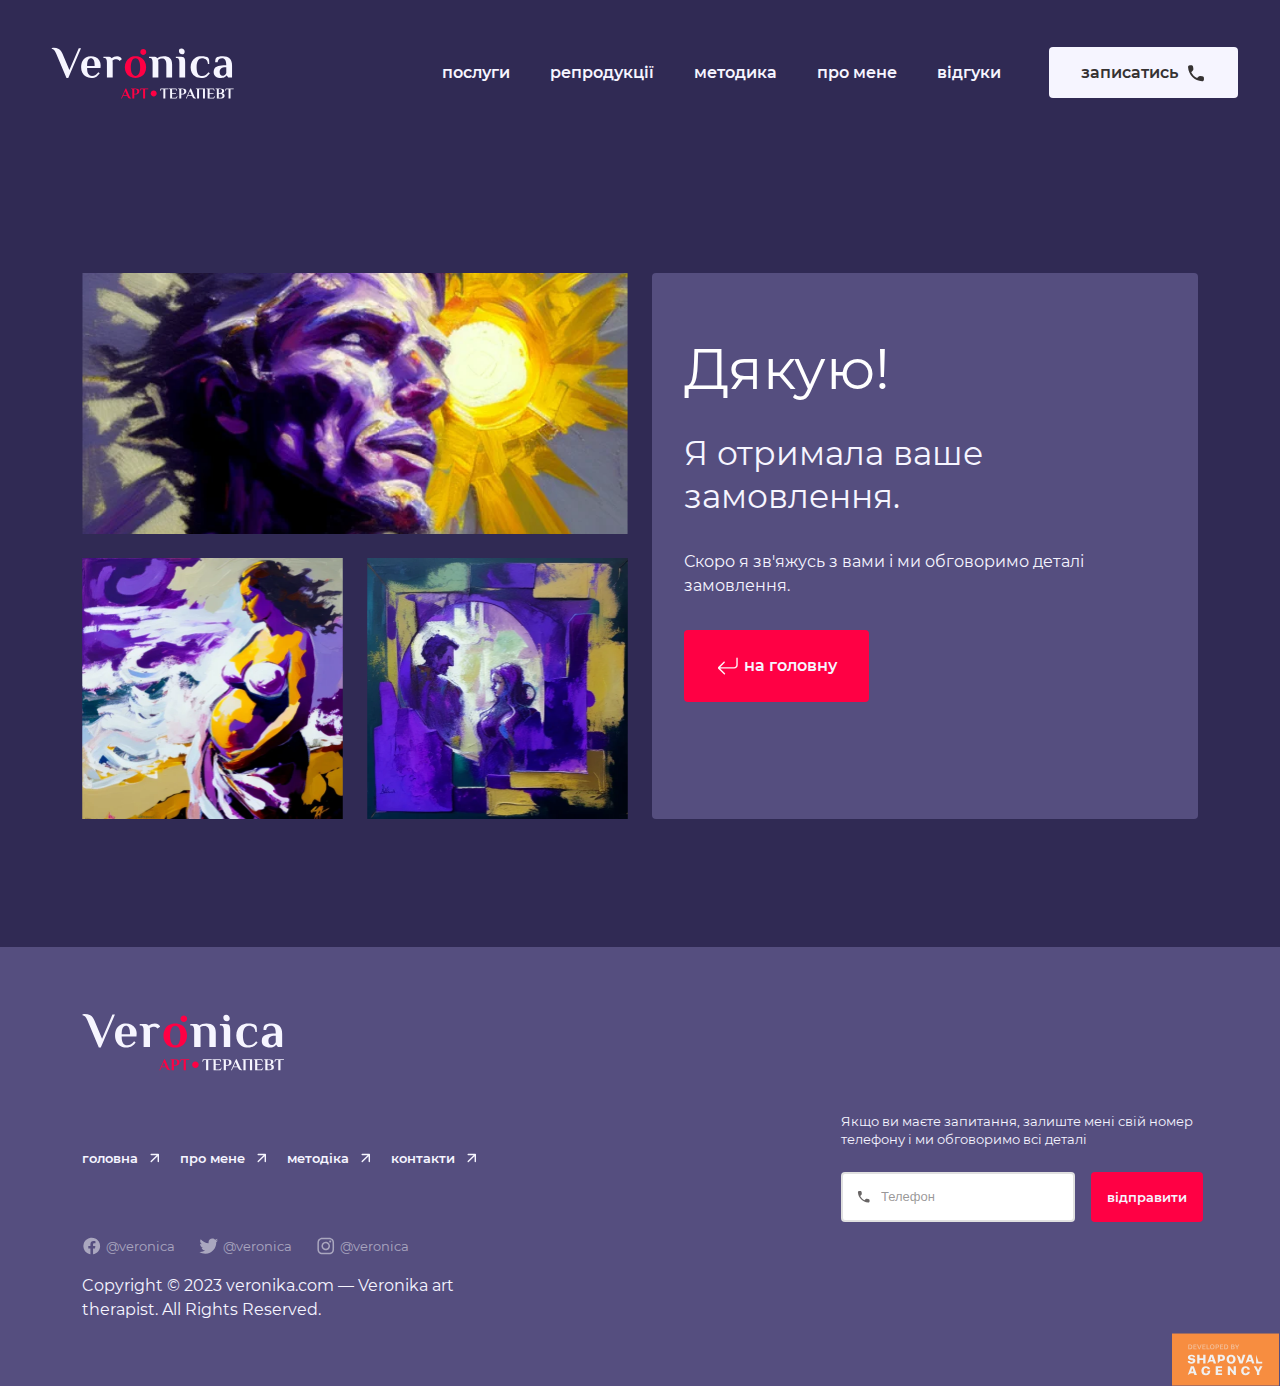
<file: success.html>
<!DOCTYPE html>
<html lang="en">

<head>
	<meta charset="UTF-8">
	<meta http-equiv="X-UA-Compatible" content="IE=edge">
	<meta name="viewport" content="width=device-width, initial-scale=1.0">
	<link rel="stylesheet" href="css/style.css">
	<title>Success</title>
</head>

<body>
	<div class="wrapper">
		<header class="header">
			<div class="header__container container">
				<div class="header__body">
					<a href="/" class="header__logo">
						<img src="img/icons/logo-icon.svg" alt="logo">
					</a>
					<div class="header__burger">
						<span></span>
						<span></span>
					</div>
					<nav class="header__menu">
						<ul class="header__list">
							<li>
								<a class="header__link" href="">послуги</a>
							</li>
							<li>
								<a class="header__link" href="">репродукції</a>
							</li>
							<li>
								<a class="header__link" href="">методика</a>
							</li>
							<li>
								<a class="header__link" href="">про
									мене</a>
							</li>
							<li>
								<a class="header__link" href="">відгуки</a>
							</li>
							<li>
								<a class="btn btn-enroll" href="">записатись</a>
							</li>
						</ul>
						<div class="header__burger">
							<span></span>
							<span></span>
						</div>
						<ul class="header__social social">
							<li class="social__item social__item--facebook"><a href="#">@veronica</a></li>
							<li class="social__item social__item--twitter"><a href="#">@veronica</a></li>
							<li class="social__item social__item--instagram"><a href="#">@veronica</a></li>
						</ul>
						<p class="header__copyright copyright">Copyright © 2023 veronika.com — Veronika art therapist. All
							Rights
							Reserved.</p>
					</nav>
					<div class="overlay"></div>
				</div>
			</div>
		</header>
		<main class="content">
			<div class="success">
				<div class="success__container container">
					<div class="success__body">
						<div class="success__grid">
							<div class="success__item">
								<div class="success__image-holder">
									<img src="img/succes-img-1.webp" alt="image">
								</div>
							</div>
							<div class="success__item">
								<div class="success__image-holder">
									<img src="img/succes-img-2.webp" alt="image">
								</div>
							</div>
							<div class="success__item">
								<div class="success__image-holder">
									<img src="img/succes-img-3.webp" alt="image">
								</div>
							</div>
							<div class="success__item">
								<h2 class="success__title">Дякую!</h2>
								<p class="success__subtitle">Я отримала ваше замовлення.</p>
								<p class="success__text">Скоро я зв'яжусь з вами і ми обговоримо деталі замовлення.</p>
								<a class="btn btn-success" href="index.html">на головну</a>
							</div>
						</div>
					</div>
				</div>
			</div>
		</main>
		<footer class="footer">
			<div class="footer__container container">
				<div class="footer__body">
					<div class="footer__row">
						<div class="footer__left-column">
							<a href="#" class="footer__logo logo">
								<svg width="202" height="62" viewBox="0 0 202 62" fill="none"
									xmlns="http://www.w3.org/2000/svg">
									<path
										d="M87.6425 59.2759C86.9414 59.2759 86.3071 59.1309 85.7396 58.8409C85.172 58.5397 84.7102 57.9597 84.3541 57.1009L83.9701 56.1639H79.5299L78.1611 59.209H77.2931L82.2174 48.1665H82.9686L86.7077 57.1009C87.1306 58.1382 87.7093 58.6959 88.4437 58.774V59.1922C88.2434 59.248 87.9764 59.2759 87.6425 59.2759ZM79.8805 55.411H83.653L81.8168 51.0442L79.8805 55.411Z"
										fill="#FF0044" />
									<path
										d="M89.7201 50.3415C89.7201 49.7727 89.6422 49.3544 89.4864 49.0867C89.3306 48.8078 89.019 48.6684 88.5516 48.6684H88.3847V48.1665H92.9751C94.1213 48.1665 95.1563 48.3951 96.0799 48.8525C97.0147 49.2986 97.4821 50.1909 97.4821 51.5294C97.4821 52.3994 97.2373 53.0743 96.7476 53.5539C96.2691 54.0335 95.7294 54.3514 95.1285 54.5075C94.5275 54.6637 93.9767 54.7418 93.4759 54.7418H91.8901V59.209H89.7201V50.3415ZM92.8917 54.0725C93.5482 54.0725 94.088 53.8718 94.5108 53.4702C94.9337 53.0687 95.1451 52.3939 95.1451 51.4458C95.1451 50.5088 94.9337 49.8396 94.5108 49.438C94.0991 49.0365 93.5872 48.8357 92.9751 48.8357C92.6524 48.8357 92.402 48.858 92.224 48.9027L91.8901 48.9528V54.0725H92.8917Z"
										fill="#FF0044" />
									<path
										d="M101.694 48.9194H100.509C99.8855 48.9194 99.407 49.0755 99.0731 49.3879C98.7504 49.7002 98.589 50.2132 98.589 50.9271H98.0883V49.505C98.0883 48.6126 98.5612 48.1665 99.5071 48.1665H107.353V48.9194H103.864V59.209H101.694V48.9194Z"
										fill="#FF0044" />
									<path
										d="M124.091 48.9194H122.906C122.282 48.9194 121.804 49.0755 121.47 49.3879C121.147 49.7002 120.986 50.2132 120.986 50.9271H120.485V49.505C120.485 48.6126 120.958 48.1665 121.904 48.1665H129.75V48.9194H126.261V59.209H124.091V48.9194Z"
										fill="#F6F5FF" />
									<path
										d="M131.572 50.3415C131.572 49.7727 131.494 49.3544 131.339 49.0867C131.183 48.8078 130.871 48.6684 130.404 48.6684H130.237V48.1665H137.598C138.544 48.1665 139.017 48.6126 139.017 49.505V50.9271H138.516C138.516 50.2356 138.338 49.7281 137.982 49.4046C137.637 49.0811 137.12 48.9194 136.43 48.9194H133.742V53.1021H138.082V53.855H133.742V58.4561H136.597C137.231 58.4561 137.76 58.3166 138.183 58.0378C138.605 57.7478 138.956 57.2514 139.234 56.5487L139.685 56.716L139.201 58.0378C139.056 58.4393 138.884 58.7349 138.683 58.9245C138.483 59.1142 138.171 59.209 137.749 59.209H131.572V50.3415Z"
										fill="#F6F5FF" />
									<path
										d="M141.748 50.3415C141.748 49.7727 141.67 49.3544 141.515 49.0867C141.359 48.8078 141.047 48.6684 140.58 48.6684H140.413V48.1665H145.003C146.15 48.1665 147.185 48.3951 148.108 48.8525C149.043 49.2986 149.51 50.1909 149.51 51.5294C149.51 52.3994 149.266 53.0743 148.776 53.5539C148.297 54.0335 147.758 54.3514 147.157 54.5075C146.556 54.6637 146.005 54.7418 145.504 54.7418H143.918V59.209H141.748V50.3415ZM144.92 54.0725C145.576 54.0725 146.116 53.8718 146.539 53.4702C146.962 53.0687 147.173 52.3939 147.173 51.4458C147.173 50.5088 146.962 49.8396 146.539 49.438C146.127 49.0365 145.615 48.8357 145.003 48.8357C144.681 48.8357 144.43 48.858 144.252 48.9027L143.918 48.9528V54.0725H144.92Z"
										fill="#F6F5FF" />
									<path
										d="M159.371 59.2759C158.669 59.2759 158.035 59.1309 157.468 58.8409C156.9 58.5397 156.438 57.9597 156.082 57.1009L155.698 56.1639H151.258L149.889 59.209H149.021L153.945 48.1665H154.697L158.436 57.1009C158.859 58.1382 159.437 58.6959 160.172 58.774V59.1922C159.971 59.248 159.704 59.2759 159.371 59.2759ZM151.609 55.411H155.381L153.545 51.0442L151.609 55.411Z"
										fill="#F6F5FF" />
									<path
										d="M161.448 50.3415C161.448 49.7727 161.37 49.3544 161.214 49.0867C161.059 48.8078 160.747 48.6684 160.28 48.6684H160.113V48.1665H170.128V59.209H167.958V48.9194H163.618V59.209H161.448V50.3415Z"
										fill="#F6F5FF" />
									<path
										d="M173.124 50.3415C173.124 49.7727 173.046 49.3544 172.89 49.0867C172.734 48.8078 172.423 48.6684 171.955 48.6684H171.788V48.1665H179.15C180.096 48.1665 180.569 48.6126 180.569 49.505V50.9271H180.068C180.068 50.2356 179.89 49.7281 179.534 49.4046C179.189 49.0811 178.671 48.9194 177.981 48.9194H175.294V53.1021H179.634V53.855H175.294V58.4561H178.148C178.783 58.4561 179.311 58.3166 179.734 58.0378C180.157 57.7478 180.507 57.2514 180.786 56.5487L181.236 56.716L180.752 58.0378C180.608 58.4393 180.435 58.7349 180.235 58.9245C180.034 59.1142 179.723 59.209 179.3 59.209H173.124V50.3415Z"
										fill="#F6F5FF" />
									<path
										d="M183.3 50.3415C183.3 49.7727 183.222 49.3544 183.066 49.0867C182.91 48.8078 182.599 48.6684 182.131 48.6684H181.964V48.1665H186.471C187.873 48.1665 189.042 48.3617 189.977 48.7521C190.923 49.1425 191.396 49.9232 191.396 51.0944C191.396 51.6075 191.19 52.0927 190.778 52.55C190.377 52.9962 189.81 53.3141 189.075 53.5037C190.956 53.6933 191.896 54.5745 191.896 56.1472C191.896 57.3072 191.435 58.1103 190.511 58.5564C189.587 58.9915 188.408 59.209 186.972 59.209H183.3V50.3415ZM186.722 53.1691C187.445 53.1691 188.013 53.0018 188.424 52.6671C188.847 52.3214 189.059 51.7692 189.059 51.0108C189.059 50.2411 188.808 49.689 188.307 49.3544C187.818 49.0086 187.206 48.8357 186.471 48.8357C186.171 48.8357 185.937 48.858 185.77 48.9027L185.47 48.9528V53.1691H186.722ZM186.722 58.5397C187.645 58.5397 188.346 58.3389 188.825 57.9374C189.315 57.5359 189.559 56.967 189.559 56.2308C189.559 54.6916 188.613 53.922 186.722 53.922H185.47V58.3724C185.592 58.417 185.703 58.4449 185.804 58.4561C186.048 58.5118 186.327 58.5397 186.638 58.5397H186.722Z"
										fill="#F6F5FF" />
									<path
										d="M196.284 48.9194H195.099C194.476 48.9194 193.997 49.0755 193.663 49.3879C193.341 49.7002 193.179 50.2132 193.179 50.9271H192.679V49.505C192.679 48.6126 193.152 48.1665 194.097 48.1665H201.943V48.9194H198.454V59.209H196.284V48.9194Z"
										fill="#F6F5FF" />
									<path
										d="M5.38391 9.36037C4.63111 7.55604 3.87831 6.27661 3.12551 5.52207C2.40544 4.76754 1.53808 4.32466 0.523438 4.19344V3.20926L2.58546 3.11084C4.74567 3.11084 6.64404 3.52091 8.28056 4.34106C9.91708 5.16121 11.259 6.83431 12.3064 9.36037L20.0635 27.7645L30.4227 3.60293H32.9266L18.787 36.5729H16.8232L5.38391 9.36037Z"
										fill="#F6F5FF" />
									<path
										d="M44.3414 36.5729C42.083 36.5729 40.1028 36.048 38.4008 34.9982C36.6988 33.9484 35.3732 32.5213 34.424 30.717C33.5076 28.8799 33.0493 26.8131 33.0493 24.5167C33.0493 21.9578 33.5076 19.7762 34.424 17.9719C35.3732 16.1676 36.6661 14.8061 38.3026 13.8876C39.9391 12.9362 41.7884 12.4605 43.8504 12.4605C45.8797 12.4605 47.7126 12.8706 49.3491 13.6907C50.9856 14.5109 52.2785 15.6755 53.2277 17.1846C54.1769 18.6608 54.6515 20.3668 54.6515 22.3023C54.6515 22.9256 54.6187 23.6309 54.5533 24.4183L54.4551 25.4025H39.6773C39.6773 28.519 40.1519 30.799 41.101 32.2425C42.0502 33.6532 43.3758 34.3585 45.0778 34.3585C46.6489 34.3585 47.9581 34.014 49.0055 33.3251C50.0856 32.6034 51.1166 31.5864 52.0985 30.2741L53.6204 31.4059C52.6713 32.8822 51.4766 34.1124 50.0365 35.0966C48.6291 36.0808 46.7307 36.5729 44.3414 36.5729ZM48.0235 23.1881C48.0235 20.1043 47.6635 17.9227 46.9434 16.6433C46.2234 15.331 45.1924 14.6749 43.8504 14.6749C42.6066 14.6749 41.592 15.3474 40.8065 16.6925C40.0537 18.0047 39.6773 20.1699 39.6773 23.1881H48.0235Z"
										fill="#F6F5FF" />
									<path
										d="M76.3905 13.4447C76.9797 13.8712 77.4052 14.3469 77.667 14.8718C77.9288 15.3639 78.0598 15.6263 78.0598 15.6591L75.5559 17.5782C75.3268 17.283 75.0322 16.9713 74.6722 16.6433C73.9521 15.9872 73.1175 15.6591 72.1683 15.6591C70.2699 15.6591 68.8134 16.1676 67.7988 17.1846L67.8969 17.9227C67.9624 18.5132 67.9951 19.0545 67.9951 19.5466V36.0808H61.6127V19.3498C61.6127 17.6767 61.3836 16.4464 60.9254 15.6591C60.4999 14.839 59.5998 14.4289 58.2251 14.4289H57.7341V12.9526H62.5946C63.7074 12.9526 64.5748 13.1002 65.1967 13.3955C65.8513 13.6579 66.3586 14.1172 66.7186 14.7733C68.4861 13.2315 70.5481 12.4605 72.9047 12.4605C74.3121 12.4605 75.474 12.7886 76.3905 13.4447Z"
										fill="#F6F5FF" />
									<path
										d="M93.2288 36.5729C90.8395 36.5729 88.7447 36.048 86.9445 34.9982C85.1771 33.9156 83.8188 32.4721 82.8696 30.6678C81.9204 28.8307 81.4458 26.7803 81.4458 24.5167C81.4458 22.2531 81.9204 20.2191 82.8696 18.4148C83.8188 16.5777 85.1771 15.1342 86.9445 14.0844C88.7447 13.0018 90.8395 12.4605 93.2288 12.4605C95.6181 12.4605 97.6965 13.0018 99.464 14.0844C101.264 15.1342 102.639 16.5777 103.588 18.4148C104.537 20.2191 105.012 22.2531 105.012 24.5167C105.012 26.7803 104.537 28.8307 103.588 30.6678C102.639 32.4721 101.264 33.9156 99.464 34.9982C97.6965 36.048 95.6181 36.5729 93.2288 36.5729ZM93.2288 34.3585C94.8981 34.3585 96.1745 33.4563 97.0583 31.652C97.942 29.8477 98.3838 27.4692 98.3838 24.5167C98.3838 21.5642 97.942 19.1857 97.0583 17.3814C96.1745 15.5771 94.8981 14.6749 93.2288 14.6749C91.5595 14.6749 90.2831 15.5771 89.3993 17.3814C88.5156 19.1857 88.0737 21.5642 88.0737 24.5167C88.0737 27.4692 88.5156 29.8477 89.3993 31.652C90.2831 33.4563 91.5595 34.3585 93.2288 34.3585Z"
										fill="#FF0044" />
									<path
										d="M112.168 19.3498C112.168 17.6767 111.939 16.4464 111.481 15.6591C111.055 14.839 110.155 14.4289 108.78 14.4289H108.289V12.9526H113.15C114.263 12.9526 115.13 13.1002 115.752 13.3955C116.406 13.6579 116.914 14.1172 117.274 14.7733C118.943 13.2315 121.332 12.4605 124.442 12.4605C127.551 12.4605 129.875 13.1987 131.413 14.6749C132.984 16.1184 133.77 18.3984 133.77 21.515V36.0808H127.388V21.4657C127.388 19.2021 126.962 17.5454 126.111 16.4957C125.293 15.4459 124.164 14.921 122.723 14.921C121.709 14.921 120.809 15.0686 120.023 15.3638C119.27 15.6263 118.665 15.9872 118.207 16.4464L118.354 17.1354C118.485 17.529 118.55 18.1688 118.55 19.0545V36.0808H112.168V19.3498Z"
										fill="#F6F5FF" />
									<path
										d="M145.022 10.2953C143.844 10.2953 142.928 9.93447 142.273 9.21274C141.651 8.49101 141.34 7.60525 141.34 6.55546C141.34 5.70251 141.586 5.02998 142.077 4.5379C142.6 4.04581 143.255 3.79976 144.041 3.79976C145.219 3.79976 146.119 4.16063 146.741 4.88236C147.395 5.60409 147.723 6.48985 147.723 7.53964C147.723 8.39259 147.461 9.06511 146.937 9.5572C146.446 10.0493 145.808 10.2953 145.022 10.2953ZM141.831 19.3498C141.831 17.6767 141.602 16.4464 141.144 15.6591C140.686 14.839 139.769 14.4289 138.395 14.4289H137.904V12.9526H143.795C144.973 12.9526 145.873 13.1495 146.495 13.5431C147.117 13.9368 147.559 14.5929 147.821 15.5115C148.083 16.3972 148.214 17.6767 148.214 19.3498V36.0808H141.831V19.3498Z"
										fill="#F6F5FF" />
									<path
										d="M166.065 36.5729C163.545 36.5729 161.401 36.0316 159.633 34.949C157.866 33.8664 156.524 32.4229 155.608 30.6186C154.724 28.7815 154.282 26.7475 154.282 24.5167C154.282 22.2859 154.724 20.2683 155.608 18.464C156.524 16.6269 157.866 15.167 159.633 14.0844C161.401 13.0018 163.545 12.4605 166.065 12.4605C169.993 12.4605 172.529 13.0346 173.675 14.1828C174.231 14.7405 174.575 15.4787 174.706 16.3972C174.837 17.3158 174.902 18.8741 174.902 21.0721H173.429C173.298 19.0053 172.66 17.4306 171.515 16.348C170.369 15.2326 168.798 14.6749 166.801 14.6749C165.001 14.6749 163.561 15.5115 162.481 17.1846C161.434 18.8249 160.91 21.2689 160.91 24.5167C160.91 31.0779 162.956 34.3585 167.047 34.3585C168.618 34.3585 169.927 34.014 170.975 33.3251C172.055 32.6034 173.086 31.5864 174.068 30.2741L175.59 31.4059C174.64 32.8822 173.446 34.1124 172.006 35.0966C170.565 36.0808 168.585 36.5729 166.065 36.5729Z"
										fill="#F6F5FF" />
									<path
										d="M188.114 36.5729C185.462 36.5729 183.4 35.9824 181.927 34.8014C180.487 33.5875 179.767 31.9636 179.767 29.9297C179.767 28.2894 180.144 26.9279 180.896 25.8453C181.682 24.7627 183.04 23.9426 184.971 23.3849C186.903 22.8272 189.586 22.5483 193.023 22.5483H193.76C193.76 19.6942 193.367 17.6767 192.581 16.4957C191.796 15.2818 190.634 14.6749 189.095 14.6749C187.819 14.6749 186.772 14.9866 185.953 15.6099C185.135 16.2332 184.546 17.3978 184.186 19.1037H181.486C181.486 17.9883 181.551 17.037 181.682 16.2496C181.846 15.4623 182.189 14.7733 182.713 14.1828C183.728 13.0346 186.182 12.4605 190.077 12.4605C193.35 12.4605 195.838 13.3299 197.54 15.0686C199.275 16.7745 200.142 19.3498 200.142 22.7944V36.0808H195.969L194.251 33.8664H194.005C193.71 34.3257 193.252 34.785 192.63 35.2442C191.518 36.13 190.012 36.5729 188.114 36.5729ZM189.586 34.1124C190.274 34.1124 190.863 33.9812 191.354 33.7188C191.845 33.4235 192.319 33.0298 192.778 32.5378C193.203 32.0785 193.53 31.5372 193.76 30.9139V24.7627H193.023C190.699 24.7627 189.014 25.1892 187.966 26.0422C186.919 26.8623 186.395 28.1582 186.395 29.9297C186.395 31.2747 186.673 32.3081 187.23 33.0298C187.786 33.7516 188.572 34.1124 189.586 34.1124Z"
										fill="#F6F5FF" />
									<path
										d="M105.123 7.7062C105.123 9.52438 103.653 10.9983 101.839 10.9983C100.025 10.9983 98.5543 9.52438 98.5543 7.7062C98.5543 5.88803 100.025 4.41411 101.839 4.41411C103.653 4.41411 105.123 5.88803 105.123 7.7062Z"
										fill="#FF0044" />
									<path
										d="M116.702 53.796C116.702 55.6142 115.231 57.0881 113.417 57.0881C111.603 57.0881 110.133 55.6142 110.133 53.796C110.133 51.9778 111.603 50.5039 113.417 50.5039C115.231 50.5039 116.702 51.9778 116.702 53.796Z"
										fill="#FF0044" />
								</svg>
							</a>
							<ul class="footer__list list">
								<li class="list__item"><a href="#">головна</a></li>
								<li class="list__item"><a href="#">про мене</a></li>
								<li class="list__item"><a href="#">методіка</a></li>
								<li class="list__item"><a href="#">контакти</a></li>
							</ul>
							<ul class="footer__social social">
								<li class="social__item social__item--facebook"><a href="#">@veronica</a></li>
								<li class="social__item social__item--twitter"><a href="#">@veronica</a></li>
								<li class="social__item social__item--instagram"><a href="#">@veronica</a></li>
							</ul>
							<p class="footer__copyright">Copyright © 2023 veronika.com — Veronika art therapist. All Rights
								Reserved.</p>
						</div>
						<div class="footer__right-column">
							<p class="footer__text">Якщо ви маєте запитання, залиште мені свій номер телефону і ми обговоримо
								всі деталі</p>
							<form class="footer__form" action="">
								<div class="footer__input-phone">
									<input type="tel" class="input" id="phone" name="phone" placeholder="Телефон" required>
								</div>
								<button class="btn btn-submit" type="submit">відправити</button>
							</form>
						</div>
					</div>
					<div class="footer__bottom">
						<ul class="footer__social social">
							<li class="social__item social__item--facebook"><a href="#">@veronica</a></li>
							<li class="social__item social__item--twitter"><a href="#">@veronica</a></li>
							<li class="social__item social__item--instagram"><a href="#">@veronica</a></li>
						</ul>
						<p class="footer__copyright copyright">Copyright © 2023 veronika.com — Veronika art therapist. All
							Rights
							Reserved.</p>
					</div>
				</div>
			</div>
			<a class="developed-by" href="#">
				<img src="img/icons/shapoval-agency-icon.svg" width="109" height="53" alt="shapoval agency">
			</a>
		</footer>
	</div>

	<script src="js/jquery-3.6.4.min.js"></script>
	<script src="js/app.js"></script>
</body>

</html>
</file>
<file: css/style.css>
@import url(fonts.css);

/* -- Base styles----------------------------- */


:root {
	--text-white: #F6F5FF;
	--text-purple: #302A54;
	--text-gray: rgba(255, 255, 255, 0.5);
	--bg-purple: #302A54;
	--bg-purple-lighter: #554E7F;
	--bg-pink: #FF0044;
}


*,
*::before,
*::after {
	padding: 0;
	margin: 0;
	border: 0;
	box-sizing: border-box;
}

a {
	text-decoration: none;
}

ul,

ol,
li {
	list-style: none;
}

img {
	vertical-align: top;
}

h1,
h2,
h3,
h4,
h5,
h6 {
	font-size: inherit;
	font-weight: inherit;
}





html,
body {
	height: 100%;
	line-height: 1;
	font-family: 'Montserrat', sans-serif;
	font-size: 16px;
	font-weight: 400;
	line-height: 24px;
	color: var(--text-white);
}


.wrapper {
	min-height: 100%;
	overflow: hidden;
	display: flex;
	flex-direction: column;
}

.content {
	position: relative;
	flex: 1 1 auto;
	width: 100%;
	height: 100%;
}


.container {
	width: 100%;
	max-width: 1200px;
	padding: 0 42px;
	margin: 0 auto;
}


.btn {
	font-family: 'Montserrat', sans-serif;
	display: inline-block;
	vertical-align: middle;
	border-radius: 4px;
	color: var(--text-white);
	font-weight: 600;
}


.input {
	padding: 14px 16px 14px 38px;
	border-radius: 4px;
	border: 2px solid rgba(0, 0, 0, 0.12);
	font-size: 13px;
	line-height: 18px;
	color: rgba(53, 50, 50, 0.5);
}

.input:focus {
	border: 2px solid #5D9EFF;
	outline: 0;
	font-size: 13px;
	line-height: 18px;
	color: rgba(53, 50, 50, 0.5);
}

.input::placeholder {
	font-size: 13px;
	line-height: 18px;
	color: rgba(53, 50, 50, 0.5);
}

.logo {
	display: block;
	width: fit-content;
}

.btn-submit {
	background-color: var(--bg-pink);
	padding: 17px 16px 17px 16px;
}

.content {
	background-color: var(--bg-purple);
}


/* -- Listing-rep page styles----------------------------- */
body.listing-rep .section-shop {
	padding: 145px 0px 0px 0px;
}

body.listing-rep #reproductions-slider>.slider-nav {
	display: none;
}

body.listing-rep .tabcontent {
	display: block;
}

body.listing-rep .section-tabs {
	padding: 128px 0px;
}

body.listing-rep .section-tabs h2 {
	font-size: 69px;
	line-height: 76px;
	font-weight: 700;
	margin: 0px 0px 128px 0px;
	text-align: center;
}

body.listing-rep .tabs__body {
	max-width: 1200px;
	padding: 0 42px;
	margin: 0 auto;
}

body.listing-rep #reproductions-slider {
	position: static;
	width: 100%;
	transform: unset;
	top: unset;
	left: unset;
	padding: 0;
}

body.listing-rep #mak-slider {
	display: none;
}

body.listing-rep .reproductions__footer {
	display: none;
}

body.listing-rep .slider-navs {
	display: none;
}

body.listing-rep .reproductions-slider {
	display: flex;
	flex-direction: row;
	flex-wrap: wrap;
	margin: 0 -12px;
	row-gap: 24px;
}

body.listing-rep .reproductions-slider__item {
	width: 33.333%;
	padding: 0 12px;
}


/* -- Listing-mak page styles----------------------------- */
body.listing-mak .section-shop {
	padding: 145px 0px 0px 0px;
}

body.listing-mak #mak-slider>.slider-navs {
	display: none;
}

body.listing-mak .tabcontent {
	display: block;
}

body.listing-mak .section-tabs {
	padding: 128px 0px;
}

body.listing-mak .section-tabs h2 {
	font-size: 69px;
	line-height: 76px;
	font-weight: 700;
	margin: 0px 0px 128px 0px;
	text-align: center;
}

body.listing-mak .tabs__body {
	max-width: 1200px;
	padding: 0 42px;
	margin: 0 auto;
}

body.listing-mak #mak-slider {
	position: static;
	width: 100%;
	transform: unset;
	top: unset;
	left: unset;
	padding: 0;
}

body.listing-mak #reproductions-slider {
	display: none;
}

body.listing-mak .mak__footer {
	display: none;
}

body.listing-mak .slider-navs {
	display: none;
}

body.listing-mak .mak-slider {
	display: flex;
	flex-direction: row;
	flex-wrap: wrap;
	margin: 0 -12px;
	row-gap: 24px;
}

body.listing-mak .mak-slider__item {
	width: 33.333%;
	padding: 0 12px;
}



/* -- Header styles----------------------------- */
.header {
	position: absolute;
	top: 0;
	left: 0;
	width: 100%;
}

.header__container.container {
	max-width: 1624px;
}

.header::before {
	content: '';
	position: absolute;
	top: 0;
	left: 0;
	width: 100%;
	height: 100%;
}

.header__body {
	position: relative;
	z-index: 2;
	display: flex;
	justify-content: space-between;
	align-items: center;
	height: 145px;
}

.header__logo {
	width: 201px;
	height: 56px;
}

.header__logo img {
	max-width: 100%;
	width: 100%;
	height: 100%;
}

.header__burger {
	display: none;
}


.header__list {
	display: flex;
	align-items: center;
	column-gap: 8px;
}

/* .header__list li {
	margin: 0px 24px 0px 0px;
} */

.header__list li:last-child {
	margin: 0px 0px 0px 24px;
}

.header__link {
	display: block;
	color: var(--text-white);
	font-size: 16px;
	line-height: 24px;
	font-weight: 600;
	padding: 13.5px 16px;
	border-radius: 4px;
	transition: all 0.3s ease 0s;
}

.header__link:hover {
	background-color: var(--bg-pink);
}

.header__link:active {
	background-color: #FF3D70;
}

.header__link:focus {
	background-color: var(--bg-pink);
	outline: 2px solid #5D9EFF;
}


.header__link--active {
	font-weight: 600;
}

.btn-enroll {
	position: relative;
	font-weight: 600;
	color: #353232;
	padding: 13.5px 60px 13.5px 32px;
	background-color: var(--text-white);
	transition: all 0.1s ease 0s;
}

.btn-enroll:hover {
	background-color: #837CAA;
	color: var(--text-white);
}

.btn-enroll:active {
	background-color: var(--bg-purple);
}

.btn-enroll:focus {
	outline: 2px solid #5D9EFF;
}

.btn-enroll::before {
	content: '';
	position: absolute;
	top: 50%;
	right: 32px;
	transform: translateY(-50%);
	background: url('../img/icons/phone-black-icon.svg');
	background-position: center;
	background-repeat: no-repeat;
	width: 20px;
	height: 20px;
	background-size: 20px 20px;
}

.btn-enroll:hover::before {
	background: url('../img/icons/phone-white-icon.svg');
}


.header__social.social {
	display: none;
}

.header__menu {
	margin-left: auto;
}

.header__menu .header__copyright {
	display: none;
}


/* -- Hero styles----------------------------- */

.section-hero {
	padding-top: 145px;
}


.hero__title {
	font-size: 180px;
	line-height: 115px;
	color: var(--text-white);
	font-weight: 700;
	margin: 0px 0px 24px 0px;
}

.hero__title span {
	color: var(--bg-pink);
	font-size: 100px;
	line-height: 122px;
}

.hero__text {
	font-size: 23px;
	line-height: 34px;
	margin: 0px 0px 24px 0px;
}

.hero__text span {
	font-weight: 700;
}

.hero__container.container {
	max-width: 1624px;
	padding-top: 122.5px;
	padding-bottom: 42px;
}

.btn-hero {
	font-size: 33px;
	font-weight: 400;
	line-height: 43px;
	padding-right: 58px;
	position: relative;
	transition: all 0.1s ease 0s;
}

.btn-hero:hover {
	color: #837CAA;
}

.btn-hero:active {
	color: #554E7F;
}

.btn-hero::before {
	content: '';
	position: absolute;
	top: 50%;
	right: 0px;
	transform: translateY(-50%);
	background: url('../img/icons/arrow-pink.svg');
	background-position: center;
	background-repeat: no-repeat;
	background-size: 50px 20px;
	width: 50px;
	height: 20px;
}

.btn-hero:hover::before {
	background: url('../img/icons/arrow-pink-hover.svg');
	background-size: 50px 20px;
}

.btn-hero:active::before {
	background: url('../img/icons/arrow-pink-active.svg');
	background-size: 50px 20px;
}

.hero__container {
	position: relative;
	display: flex;
	flex-direction: row;
	justify-content: space-between;
	flex-wrap: wrap;
	height: 100%;
}

.hero__container::before {
	content: '';
	position: absolute;
	left: 50%;
	top: 123px;
	transform: translateX(-50%);
	background: url('../img/hero-img.png');
	background-position: center;
	background-repeat: no-repeat;
	width: 800px;
	height: 812px;
}


.hero__left-column {
	max-width: 663px;
	position: relative;
}

.hero__left-column .hero__author {
	display: none;
}

.hero__left-column .hero__social {
	display: none;
}

.hero__right-column {
	max-width: 451px;
	padding-right: 40px;
}

.hero__slide-inner {
	padding: 16px 16px 32px 16px;
}

.hero-slide__number {
	font-size: 57px;
	line-height: 63px;
	color: #fff;
}

.hero-slide__title {
	font-size: 33px;
	line-height: 43px;
	color: #fff;
	margin: 0px 0px 8px 0px;
}

.hero-slide__text {
	font-size: 16px;
	line-height: 24px;
}

.hero__slider+.slider-nav {
	margin: 16px 0px 0px 0px;
	display: flex;
	justify-content: end;
	column-gap: 8px;
}


.slider-prev-hero,
.slider-next-hero {
	position: relative;
	background-color: var(--bg-pink);
	width: 84px;
	height: 42px;
	border-radius: 100px;
	cursor: pointer;
	transition: all 0.3s ease 0s;
	font-size: 0;
}

.slider-prev-hero:hover {
	background-color: #FF799D;
}

.slider-next-hero:hover {
	background-color: #FF799D;
}

.slider-prev-hero:active {
	background-color: var(--bg-purple-lighter);
}

.slider-next-hero:active {
	background-color: var(--bg-purple-lighter);
}

.slider-prev-hero::before,
.slider-next-hero::before {
	content: '';
	position: absolute;
	top: 50%;
	left: 50%;
	transform: translate(-50%, -50%);
	background-position: center;
	background-repeat: no-repeat;
	width: 20px;
	height: 20px;
}



.slider-prev-hero::before {
	background: url('../img/icons/arrow-up-white-icon.svg');
}

.slider-next-hero::before {
	background: url('../img/icons/arrow-down-white-icon.svg');
}

.slider-prev-hero.slick-disabled,
.slider-next-hero.slick-disabled {
	background-color: var(--bg-purple-lighter);
}

.hero__slider .slick-dots {
	position: absolute;
	right: -36px;
	top: 50%;
	transform: translateY(-50%);
}

.hero__slider .slick-dots li {
	width: 24px;
	height: 24px;
}

.hero__slider .slick-dots li button {
	width: 100%;
	height: 100%;
	background-color: transparent;
	font-size: 0;
	cursor: pointer;
	position: relative;
}



.hero__slider .slick-dots li button::before {
	content: '';
	position: absolute;
	top: 50%;
	left: 50%;
	transform: translate(-50%, -50%);
	width: 10px;
	height: 10px;
	background-color: #554E7F;
	border-radius: 50%;
	/* outline: 3px solid transparent; */
	box-shadow: 0 0 0 3px transparent;
}

.hero__slider .slick-dots li.slick-active button::before {
	background-color: var(--bg-pink);
	/* outline: 3px solid #B8B3D4; */
	box-shadow: 0 0 0 3px #B8B3D4;
}


.hero__footer {
	width: 100%;
	margin-top: 140px;
	/* margin-bottom: 42px; */
}

.hero__footer-inner {
	max-width: 1067px;
	display: flex;
	flex-direction: row;
	align-items: center;
	justify-content: space-between;
	margin-right: 477px;
}

.hero__social {
	display: flex;
	flex-direction: row;
	column-gap: 24px;
}

.hero__social-item {
	position: relative;
	color: rgba(255, 255, 255, 0.5);
	padding: 1px 0px 1px 24px;
	cursor: pointer;
}

.hero__social-item a {
	color: rgba(255, 255, 255, 0.5);
	transition: all 0.1s ease 0s;
}

.hero__social-item:hover a {
	color: #fff;
}

.hero__social-item--facebook::before,
.hero__social-item--twitter::before,
.hero__social-item--instagram::before {
	content: '';
	position: absolute;
	top: 50%;
	left: 0;
	transform: translateY(-50%);
	background-position: center;
	background-repeat: no-repeat;
	width: 20px;
	height: 20px;
}

.hero__social-item--facebook::before {
	background-image: url('../img/icons/facebook-icon-default.svg');
}

.hero__social-item--twitter::before {
	background-image: url('../img/icons/twitter-icon-default.svg');
}

.hero__social-item--instagram::before {
	background-image: url('../img/icons/instagram-icon-default.svg');
}


.hero__social-item--facebook:hover::before {
	background-image: url('../img/icons/facebook-icon-hover.svg');
}

.hero__social-item--twitter:hover::before {
	background-image: url('../img/icons/twitter-icon-hover.svg');
}

.hero__social-item--instagram:hover::before {
	background-image: url('../img/icons/instagram-icon-hover.svg');
}

.hero__author {
	max-width: 285px;
}

.hero__author p {
	font-size: 16px;
	line-height: 24px;
	margin: 0px 0px 16px 0px;
}

.hero__author h5 {
	font-size: 16px;
	line-height: 21px;
	font-weight: 400;
}

.hero__author h5>span {
	font-weight: 700;
}

.hero-slick-tablet {
	display: none;
}

.modalHeroBlock {
	position: absolute;
	bottom: -100%;
	right: 42px;
	max-width: 451px;
	background-color: #335587;
	padding: 16px 32px;
	transition: all 0.5s ease;
	opacity: 0;
	visibility: hidden;
	border-radius: 4px;
}

.modalHeroBlock h5 {
	color: var(--text-white);
	font-size: 12px;
	font-weight: 700;
	line-height: 16px;
	margin: 0px 0px 16px 0px;
	text-transform: uppercase;
}

.modalHeroBlock__content {
	display: flex;
	flex-direction: row;
	column-gap: 8px;
	flex-wrap: nowrap;
}

.modalHeroBlock__image-holder {
	flex: 1 0 auto;
}

.modalHeroBlock__text-holder {
	flex: 1 1 auto;
	font-size: 16px;
	line-height: 24px;
	display: flex;
	flex-direction: column;
	align-items: end;
}

.modalHeroBlock__text-holder a {
	display: inline-block;
	font-size: 13px;
	line-height: 18px;
	color: var(--text-white);
	padding-right: 34px;
	position: relative;
	margin: 16px 0px 0px 0px;
	font-weight: 400;
	transition: all 0.1s ease 0s;
}

.modalHeroBlock__text-holder a:hover {
	color: #837CAA;
}

.modalHeroBlock__text-holder a:active {
	color: #554E7F;
}

.modalHeroBlock__text-holder a::before {
	content: '';
	position: absolute;
	top: 50%;
	right: 0;
	transform: translateY(-50%);
	background: url('../img/icons/arrow-modal-hero-default.svg');
	background-position: center;
	background-repeat: no-repeat;
	background-size: 26px 8px;
	width: 26px;
	height: 8px;
}

.modalHeroBlock__text-holder a:hover::before {
	background-size: 26px 8px;
	background: url('../img/icons/arrow-modal-hero-hover.svg');
}

.modalHeroBlock__text-holder a:active::before {
	background-size: 26px 8px;
	background: url('../img/icons/arrow-modal-hero-pressed.svg');
}

.modalHeroBlock-close {
	position: absolute;
	right: 16px;
	top: 16px;
	cursor: pointer;
	display: flex;
	width: 18px;
	height: 18px;
}

/* -- Services styles----------------------------- */

.section-services {
	padding: 128px 0px;
}

.services .cards__image-holder {
	height: 1166px;
}

.services .cards__item {
	width: 758px;
	max-width: 100%;
	height: 1200px;
}

.services__suptitle {
	display: none;
}

.services__container {
	position: relative;
	width: 1920px;
	top: 0;
	left: 50%;
	transform: translateX(-50%);
	display: flex;
	flex-direction: row;
	column-gap: 24px;
}

.services__column:nth-child(1) {
	padding-left: 190px;
	flex-shrink: 0;
}

.services__column:nth-child(2) {
	width: calc(100% - 758px);
}

.services__title {
	font-size: 69px;
	font-weight: 700;
	line-height: 76px;
	max-width: 546px;
	margin: 0px 0px 77px 0px;
}

.services__slider {
	margin-left: -190px;
}

.services__slider .slick-list {
	margin: 0 -12px 0 -12px;
	overflow: visible;
}

.services__slider .slick-slide {
	width: 475px;
	padding: 0 12px;
	height: inherit !important;
}

.services__inner {
	background-color: var(--text-white);
	padding: 32px 24px;
	border-radius: 4px;
	display: flex;
	flex-direction: column;
	align-items: flex-start;
	justify-content: space-between;
	height: 457px;
	transition: all 0.1s ease 0s;
}

.services__inner:hover {
	background-color: var(--bg-purple-lighter);
}

.services__inner:hover h4 {
	color: var(--text-white);
}

.services__inner:hover p {
	color: var(--text-white);
}

.services__slider h4 {
	color: var(--text-purple);
	font-size: 33px;
	font-weight: 400;
	line-height: 43px;
	padding-left: 56px;
	position: relative;
}

.services__slider h4::before {
	content: '';
	position: absolute;
	top: 0;
	left: 0;
	background: url('../img/icons/services-arrow-icon-default.svg');
	background-position: center;
	background-repeat: no-repeat;
	width: 48px;
	height: 48px;
}

.services__inner:hover h4::before {
	background: url('../img/icons/services-arrow-icon-hover.svg');
}

.services__slider p {
	color: var(--text-purple);
	font-size: 16px;
	line-height: 24px;
}

.services__slider .btn-message {
	position: relative;
	background-color: var(--bg-pink);
	color: #FFF2F6;
	padding: 16px 42px 16px 16px;
	transition: all 0.3s ease 0s;
}

.services__slider .btn-message:hover {
	background-color: #FF799D;
}

.services__slider .btn-message:active {
	background-color: #554E7F;
}

.services__slider .btn-message::before {
	content: '';
	position: absolute;
	top: 50%;
	right: 16px;
	transform: translateY(-50%);
	background: url('../img/icons/message-icon.svg');
	background-position: center;
	background-repeat: no-repeat;
	width: 20px;
	height: 20px;
}

.services__slider .slick-track {
	display: flex !important;
}


.services__slider .slick-dots {
	position: absolute;
	left: 0;
	right: 0;
	bottom: -64px;
	display: flex;
	flex-direction: row;
	justify-content: center;
	max-width: 75%;
	margin: 0 auto;
}

.services__slider .slick-dots li {
	width: 24px;
	height: 24px;
}

.services__slider .slick-dots li button {
	width: 100%;
	height: 100%;
	background-color: transparent;
	font-size: 0;
	cursor: pointer;
	position: relative;
}



.services__slider .slick-dots li button::before {
	content: '';
	position: absolute;
	top: 50%;
	left: 50%;
	transform: translate(-50%, -50%);
	width: 10px;
	height: 10px;
	background-color: #554E7F;
	border-radius: 50%;
	/* outline: 3px solid transparent; */
	box-shadow: 0 0 0 3px transparent;
}

.services__slider .slick-dots li.slick-active button::before {
	background-color: var(--bg-pink);
	/* outline: 3px solid #B8B3D4; */
	box-shadow: 0 0 0 3px #B8B3D4;
}

.services__slider .slick-prev,
.services__slider .slick-next {
	position: absolute;
	bottom: -78px;
	font-size: 0;
	background-color: var(--bg-pink);
	width: 84px;
	height: 42px;
	border-radius: 100px;
	z-index: 1;
	cursor: pointer;
	transition: all 0.3s ease 0s;
}

.services__slider .slick-prev:hover {
	background-color: #FF799D;
}

.services__slider .slick-next:hover {
	background-color: #FF799D;
}

.services__slider .slick-prev:active {
	background-color: var(--bg-purple-lighter);
}

.services__slider .slick-next:active {
	background-color: var(--bg-purple-lighter);
}

.services__slider .slick-prev::before,
.services__slider .slick-next::before {
	content: '';
	position: absolute;
	top: 50%;
	left: 50%;
	transform: translate(-50%, -50%);
	background-position: center;
	background-repeat: no-repeat;
	width: 20px;
	height: 20px;
}

.services__slider .slick-prev {
	left: calc(50% - 160px);
}

.services__slider .slick-next {
	right: calc(50% - 160px);
}

.services__slider .slick-prev::before {
	background: url('../img/icons/arrow-left-icon.svg');
}

.services__slider .slick-next::before {
	background: url('../img/icons/arrow-right-icon.svg');
}

.services__slider .slick-prev.slick-disabled,
.services__slider .slick-next.slick-disabled {
	background-color: var(--bg-purple-lighter);
}


/* -- Grid styles----------------------------- */


.grid .cards__item {
	height: 619px;
	max-width: 546px;
}


.grid .cards__image-holder {
	height: 585px;
}


.grid__container {
	padding: 128px 42px;
	display: grid;
	grid-template-columns: repeat(2, 1fr);
	grid-template-rows: minmax(624px, 100%) minmax(624px, 100%) minmax(624px, 100%) minmax(854px, 100%);
	grid-column-gap: 24px;
	grid-row-gap: 24px;
	position: relative;
}

.grid__container::before {
	content: '';
	position: absolute;
	top: 16px;
	left: -304px;
	background: url('../img/v.svg');
	background-position: center;
	width: 607px;
	height: 628px;
}


.grid .cards__item:nth-child(1) {
	grid-area: 1 / 1 / 2 / 2;
}

.grid .cards__item:nth-child(2) {
	grid-area: 1 / 2 / 2 / 3;
}

.grid .cards__item:nth-child(3) {
	grid-area: 2 / 1 / 3 / 2;
}

.grid .cards__item:nth-child(4) {
	grid-area: 2 / 2 / 3 / 3;
}

.grid .cards__item:nth-child(5) {
	grid-area: 3 / 1 / 4 / 2;
}

.grid .cards__item:nth-child(6) {
	grid-area: 3 / 2 / 4 / 3;
}

.grid .cards__item:nth-child(7) {
	grid-area: 4 / 1 / 5 / 2;
}

.grid .cards__item:nth-child(8) {
	grid-area: 4 / 2 / 5 / 3;
}




.grid .cards__item h2 {
	font-weight: 700;
	font-size: 57px;
	line-height: 63px;
	padding: 64px 32px 32px 32px;
}

.grid .cards__item h2>span {
	color: #FF0044;
}


.grid .cards__item p {
	font-size: 33px;
	line-height: 43px;
	padding: 0px 32px 32px 32px;
}

.grid .cards__item p:last-child {
	padding: 0px 32px 64px 32px;
}

.grid .cards__item:nth-child(2) {
	background-color: var(--bg-purple);
}

.grid .cards__item:nth-child(3) h2 {
	font-weight: 400;
}

.grid .btn-consultation {
	padding: 24px 32px;
	margin-left: 32px;
	background-color: var(--text-white);
	color: #353232;
	font-weight: 600;
	transition: all 0.3s ease 0s;
}

.grid .btn-consultation:hover {
	background-color: #837CAA;
	color: var(--text-white);
}

.grid .btn-consultation:active {
	background-color: var(--bg-purple);
}

.grid .cards__item img {
	height: 100%;
	width: 100%;
	object-fit: cover;
}

.grid .cards__item:nth-child(6) {
	padding: 64px 32px 64px 32px;
}

.grid .cards__item:nth-child(6) p {
	font-size: 16px;
	line-height: 24px;
	font-weight: 400;
	padding: 0;
	margin: 0px 0px 16px 0px;
}

.grid .cards__item:nth-child(6) ul {
	margin: 0px 0px 32px 0px;
	padding-left: 32px;
	list-style-type: disc;
}


.grid .cards__item:nth-child(6) li {
	list-style-type: disc;
}

.grid .cards__item:nth-child(6) .block-annotation {
	padding: 16px 32px;
	background-color: var(--bg-purple);
	position: relative;
}

.grid .cards__item:nth-child(6) .block-annotation::before {
	content: '';
	position: absolute;
	top: 0;
	left: 16px;
	transform: translateY(-50%) rotate(45deg);
	background-color: var(--bg-purple);
	width: 10px;
	height: 10px;
}

.grid .cards__item:nth-child(6) .block-annotation span {
	color: #B8B3D4;
	font-weight: 400;
}

.grid .cards__item:nth-child(6) .block-annotation p {
	margin: 0;
	font-weight: 600;
}

.grid .cards__item:nth-child(7) {
	height: auto;
	padding: 64px 32px;
	display: flex;
	flex-direction: column;
	row-gap: 32px;
	background-color: var(--bg-purple);
}

.grid .cards__item:nth-child(7) p {
	font-size: 16px;
	line-height: 24px;
	font-weight: 400;
	padding: 0;
	margin: 0px 0px 0px 0px;
}

.grid .cards__item:nth-child(7) p:last-child {
	font-size: 33px;
	line-height: 43px;
}

.grid .cards__item:nth-child(7) h2 {
	font-size: 69px;
	line-height: 76px;
	padding: 0px 0px 0px 0px;
}

.grid .cards__item:nth-child(8) {
	height: auto;
}



/* -- Shop styles----------------------------- */

.shop {
	position: relative;
}

.shop__item {

	height: 700px;
}

.shop__item:nth-child(1) {
	background: linear-gradient(180deg, #000000 -48.87%, rgba(48, 43, 78, 0) 121.4%), url(../img/shop-img-1.webp);
	background-repeat: no-repeat;
	background-size: cover;
	background-position: center center;
}

.shop__item:nth-child(2) {
	background: linear-gradient(180deg, #000000 -48.87%, rgba(48, 43, 78, 0) 121.4%), url(../img/shop-img-2.webp);
	background-repeat: no-repeat;
	background-size: cover;
	background-position: center center;
}

.shop__item:nth-child(3) {
	background: linear-gradient(180deg, #000000 -48.87%, rgba(48, 43, 78, 0) 121.4%), url(../img/shop-img-3.webp);
	background-repeat: no-repeat;
	background-size: cover;
	background-position: center center;
}

.shop__image-holder img {
	width: 100%;
	height: 100%;
	object-fit: cover;
}

.shop__slider {
	position: relative;
}

.shop__slider .slick-dots {
	position: absolute;
	left: 0;
	right: 0;
	bottom: 32px;
	display: flex;
	flex-direction: row;
	justify-content: center;
}

.shop__slider .slick-dots li {
	width: 24px;
	height: 24px;
}

.shop__slider .slick-dots li button {
	width: 100%;
	height: 100%;
	background-color: transparent;
	font-size: 0;
	cursor: pointer;
	position: relative;
}



.shop__slider .slick-dots li button::before {
	content: '';
	position: absolute;
	top: 50%;
	left: 50%;
	transform: translate(-50%, -50%);
	width: 10px;
	height: 10px;
	background-color: #554E7F;
	border-radius: 50%;
	/* outline: 3px solid transparent; */
	box-shadow: 0 0 0 3px transparent;
}

.shop__slider .slick-dots li.slick-active button::before {
	background-color: var(--bg-pink);
	/* outline: 3px solid #B8B3D4; */
	box-shadow: 0 0 0 3px #B8B3D4;
}

.shop__text-holder {
	max-width: 736px;
	margin: 0 auto 32px;
}

.shop__title {
	color: #fff;
	font-size: 100px;
	font-weight: 700;
	line-height: 1;
	text-align: center;
	margin: 0px 0px 32px 0px;
}

.shop__text {
	text-align: center;
	font-size: 33px;
	line-height: 43px;
}

.shop__item .container {
	height: 100%;
	display: flex;
	flex-direction: column;
	align-items: center;
	justify-content: center;
}


.shop .slider-nav {
	position: absolute;
	top: 50%;
	left: 0;
	right: 0;
	transform: translateY(-50%);
	display: flex;
	flex-direction: row;
	justify-content: space-between;
}

.shop .slider-prev-shop,
.shop .slider-next-shop {
	position: relative;
	font-size: 0;
	width: 84px;
	height: 84px;
	border: 2px solid #F6F5FF;
	border-radius: 50%;
	background-color: transparent;
	cursor: pointer;
}


.shop .slider-prev-shop::before,
.shop .slider-next-shop::before {
	content: '';
	position: absolute;
	top: 50%;
	left: 50%;
	transform: translate(-50%, -50%);
	background-position: center;
	background-repeat: no-repeat;
	width: 20px;
	height: 20px;
}

.shop .slider-prev-shop::before {
	background: url('../img/icons/arrow-left-icon.svg');
}

.shop .slider-next-shop::before {
	background: url('../img/icons/arrow-right-icon.svg');
}

.shop__buttons {
	display: flex;
	flex-direction: row;
	column-gap: 16px;
}

.btn-buy {
	position: relative;
	padding: 24px 60px 24px 32px;
	background-color: var(--bg-pink);
	transition: all 0.1s ease 0s;

}

.btn-buy:hover {
	background-color: #FF799D;
}

.btn-buy:active {
	background-color: var(--bg-purple-lighter);
}

.btn-buy::before {
	content: '';
	position: absolute;
	top: 50%;
	right: 32px;
	transform: translateY(-50%);
	background: url('../img/icons/order-white-icon.svg');
	background-position: center;
	background-repeat: no-repeat;
	width: 20px;
	height: 20px;
}

.btn-look {
	background-color: var(--text-white);
	position: relative;
	padding: 24px 60px 24px 32px;
	color: #353232;
	transition: all 0.1s ease 0s;
}

.btn-look:hover {
	background-color: var(--bg-purple-lighter);
	color: var(--text-white);
}

.btn-look:active {
	background-color: var(--bg-purple);
}

.btn-look::before {
	content: '';
	position: absolute;
	top: 50%;
	right: 32px;
	transform: translateY(-50%);
	background: url('../img/icons/look-black-icon.svg');
	background-position: center;
	background-repeat: no-repeat;
	background-size: 18px 18px;
	width: 18px;
	height: 18px;
}

.btn-look:hover::before {
	background: url('../img/icons/look-white-icon.svg');
	background-size: 18px 18px;
	width: 18px;
	height: 18px;
}

/* -- Tabs styles----------------------------- */
.section-tabs {
	padding: 0px 0px 128px 0px;
}

.tab {
	overflow: hidden;
	display: flex;
	flex-direction: row;
	column-gap: 16px;
	margin: 0px auto 32px auto;
}

.tab button {
	border: none;
	outline: none;
	cursor: pointer;
	transition: 0.3s;
	border-radius: 4px;
	color: var(--text-white);
	font-weight: 600;
	font-size: 16px;
	line-height: 24px;
	padding: 24px 60px 24px 32px;
	position: relative;
	background-color: transparent;
}


.tab button::before {
	content: '';
	position: absolute;
	float: left;
	top: 50%;
	right: 32px;
	transform: translateY(-50%);
	background: url('../img/icons/tabs-icon.svg');
	background-position: center;
	background-repeat: no-repeat;
	width: 20px;
	height: 20px;
}

.tab button:hover {
	background-color: var(--bg-pink);
}

.tab button:active {
	background-color: #FF3D70;
}

.tab button.active {
	background-color: var(--bg-pink);
}

.tabcontent {
	display: none;
	-webkit-animation: fadeEffect 1s;
	animation: fadeEffect 1s;
	padding: 0px 12px;
}



@-webkit-keyframes fadeEffect {
	from {
		opacity: 0;
	}

	to {
		opacity: 1;
	}
}

@keyframes fadeEffect {
	from {
		opacity: 0;
	}

	to {
		opacity: 1;
	}
}

#reproductions-slider {
	display: block;
	position: relative;
	width: 1920px;
	top: 0;
	left: 50%;
	transform: translateX(-50%);
}


.reproductions-slider .slick-list {
	margin-right: -12px;
}

.reproductions-slider .slick-slide {
	padding: 0 12px;
	width: 380px;
}

.reproductions-slider__image-holder img {
	width: 100%;
	height: 100%;
	object-fit: cover;
	border-top-right-radius: 4px;
	border-top-left-radius: 4px;
}

.reproductions-slider__image-holder {
	position: relative;
}

.reproductions-slider__title {
	font-size: 19px;
	line-height: 28px;
	font-weight: 700;
	color: #fff;
	text-align: center;
}

.reproductions-slider__price {
	font-size: 33px;
	font-weight: 400;
	line-height: 43px;
	color: #fff;
	text-align: center;
}


.reproductions-slider__buttons {
	display: flex;
	flex-direction: row;
	column-gap: 16px;
	justify-content: center;
	margin: 16px 0px 0px 0px;
}

.reproductions-slider__buttons .btn-buy {
	background-color: var(--text-white);
	color: #353232;
	border: 2px solid transparent;
	padding: 14px 42px 14px 16px;
	font-size: 13px;
	line-height: 18px;
}

.reproductions-slider__buttons .btn-buy:hover {
	background-color: #837CAA;
	color: var(--text-white);
}

.reproductions-slider__buttons .btn-buy:active {
	color: var(--text-white);
	background-color: var(--bg-purple);
}

.reproductions-slider__buttons .btn-look {
	background-color: transparent;
	border: 2px solid var(--text-white);
	color: var(--text-white);
	padding: 14px 42px 14px 16px;
	font-size: 13px;
	line-height: 18px;
}

.reproductions-slider__buttons .btn-look:hover {
	border: 2px solid #837CAA;
	color: #837CAA;
}

.reproductions-slider__buttons .btn-look::before {
	background-image: url('../img/icons/look-white-icon.svg');
	right: 16px;
	width: 18px;
	height: 18px;
	background-size: 18px 18px;
}


.reproductions-slider__buttons .btn-look:hover::before {
	background-size: 18px 18px;
	background-image: url('../img/icons/look-icon-hover.svg');
	width: 18px;
	height: 18px;
}

.reproductions-slider__buttons .btn-buy::before {
	background-image: url(../img/icons/order-black-icon.svg);
	right: 16px;
	width: 18px;
	height: 18px;
}

.reproductions-slider__buttons .btn-buy:hover::before {
	background-image: url(../img/icons/order-white-icon.svg);
	right: 16px;
}

.reproductions-slider__inner {
	height: 100%;
	background-color: var(--bg-purple-lighter);
	border-radius: 4px;
}

.reproductions-slider__text-holder {
	padding: 16px 16px 24px 16px;
}

#reproductions-slider>.slider-nav {
	position: absolute;
	bottom: 0;
	left: 50%;
	transform: translateX(-50%);
}

#reproductions-slider .slider-prev,
#reproductions-slider .slider-next {
	position: absolute;
	bottom: 100px;
	background-color: var(--bg-pink);
	font-size: 0;
	width: 84px;
	height: 42px;
	border-radius: 100px;
	cursor: pointer;
}

#reproductions-slider .slider-prev:hover,
#reproductions-slider .slider-next:hover {
	background-color: #FF799D;
}

#reproductions-slider .slider-prev.slick-disabled,
#reproductions-slider .slider-next.slick-disabled {
	background-color: var(--bg-purple-lighter);
}

#reproductions-slider .slider-prev:active,
#reproductions-slider .slider-next:active {
	background-color: var(--bg-purple-lighter);
}

#reproductions-slider .slider-prev {
	left: 320px;

}

#reproductions-slider .slider-next {
	right: 320px;
}

#reproductions-slider .slider-prev::before,
#reproductions-slider .slider-next::before {
	content: '';
	position: absolute;
	top: 50%;
	left: 50%;
	transform: translate(-50%, -50%);
	background-position: center;
	background-repeat: no-repeat;
	width: 20px;
	height: 20px;
}

#reproductions-slider .slider-prev::before {
	background: url('../img/icons/arrow-left-icon.svg');
}

#reproductions-slider .slider-next::before {
	background: url('../img/icons/arrow-right-icon.svg');
}


.reproductions-slider .slick-dots {
	margin-top: 32px;
	display: flex;
	flex-direction: row;
	justify-content: center;
}

.reproductions-slider .slick-dots li {
	width: 24px;
	height: 24px;
}

.reproductions-slider .slick-dots li button {
	width: 100%;
	height: 100%;
	background-color: transparent;
	font-size: 0;
	cursor: pointer;
	position: relative;
}



.reproductions-slider .slick-dots li button::before {
	content: '';
	position: absolute;
	top: 50%;
	left: 50%;
	transform: translate(-50%, -50%);
	width: 10px;
	height: 10px;
	background-color: #554E7F;
	border-radius: 50%;
	/* outline: 3px solid transparent; */
	box-shadow: 0 0 0 3px transparent;
}

.reproductions-slider .slick-dots li.slick-active button::before {
	background-color: var(--bg-pink);
	/* outline: 3px solid #B8B3D4; */
	box-shadow: 0 0 0 3px #B8B3D4;
}

.reproductions__footer {
	margin: 41px 0px 0px 0px;
	display: flex;
	flex-direction: row;
	justify-content: center;
}

.reproductions__footer .btn-look:hover {
	background-color: #837CAA;
}

.reproductions__footer .btn-look:active {
	background-color: #302A54;
}

.reproductions__footer .btn-look::before {
	background-image: url(../img/icons/entrance-icon.svg);
	width: 20px;
	height: 20px;
	background-size: 20px 20px;
}

.reproductions__footer .btn-look:hover::before {
	background-image: url(../img/icons/entrance-icon-hover.svg);
	width: 20px;
	height: 20px;
	background-size: 20px 20px;
}


#mak-slider {
	position: relative;
	width: 1920px;
	top: 0;
	left: 50%;
	transform: translateX(-50%);
}

.mak-slider .slick-list {
	margin-right: -12px;
}

.mak-slider .slick-slide {
	padding: 0 12px;
	width: 380px;
}

.mak-slider__image-holder img {
	width: 100%;
	height: 100%;
	object-fit: cover;
	border-top-left-radius: 4px;
	border-top-right-radius: 4px;
}

.mak-slider__image-holder {
	position: relative;
}

.mak-slider__title {
	font-size: 19px;
	line-height: 28px;
	font-weight: 700;
	color: #fff;
	text-align: center;
}

.mak-slider__price {
	font-size: 33px;
	font-weight: 400;
	line-height: 43px;
	color: #fff;
	text-align: center;
	opacity: 0;
	visibility: hidden;
}

.mak-slider__buttons {
	display: flex;
	flex-direction: row;
	column-gap: 16px;
	justify-content: center;
	margin: 16px 0px 0px 0px;
}

.mak-slider__buttons .btn-buy {
	background-color: var(--text-white);
	color: #353232;
	border: 2px solid transparent;
	padding: 14px 42px 14px 16px;
	font-size: 13px;
	line-height: 18px;
}

.mak-slider__buttons .btn-look {
	background-color: transparent;
	border: 2px solid var(--text-white);
	color: var(--text-white);
	padding: 14px 42px 14px 16px;
	font-size: 13px;
	line-height: 18px;
}

.mak-slider__buttons .btn-look::before {
	background-image: url('../img/icons/look-white-icon.svg');
	right: 16px;
	width: 18px;
	height: 18px;
}

.mak-slider__buttons .btn-buy::before {
	background-image: url(../img/icons/order-black-icon.svg);
	right: 16px;
	width: 18px;
	height: 18px;
}

.mak-slider__inner {
	height: 100%;
	background-color: var(--bg-purple-lighter);
	border-radius: 4px;
}

.mak-slider__text-holder {
	padding: 16px 16px 24px 16px;
}

#mak-slider>.slider-navs {
	position: absolute;
	bottom: 0;
	left: 50%;
	transform: translateX(-50%);
}

#mak-slider .slider-prevs,
#mak-slider .slider-nexts {
	position: absolute;
	bottom: 100px;
	background-color: var(--bg-pink);
	font-size: 0;
	width: 84px;
	height: 42px;
	border-radius: 100px;
	cursor: pointer;
}

#mak-slider .slider-prevs:hover,
#mak-slider .slider-nexts:hover {
	background-color: #FF799D;
}

#mak-slider .slider-prevs.slick-disabled,
#mak-slider .slider-nexts.slick-disabled {
	background-color: var(--bg-purple-lighter);
}

#mak-slider .slider-prevs:active,
#mak-slider .slider-nexts:active {
	background-color: var(--bg-purple-lighter);
}

#mak-slider .slider-prevs {
	left: 344px;

}

#mak-slider .slider-nexts {
	right: 344px;
}

#mak-slider .slider-prevs::before,
#mak-slider .slider-nexts::before {
	content: '';
	position: absolute;
	top: 50%;
	left: 50%;
	transform: translate(-50%, -50%);
	background-position: center;
	background-repeat: no-repeat;
	width: 20px;
	height: 20px;
}

#mak-slider .slider-prevs::before {
	background: url('../img/icons/arrow-left-icon.svg');
}

#mak-slider .slider-nexts::before {
	background: url('../img/icons/arrow-right-icon.svg');
}


.mak-slider .slick-dots {
	margin-top: 32px;
	display: flex;
	flex-direction: row;
	justify-content: center;
}

.mak-slider .slick-dots li {
	width: 24px;
	height: 24px;
}

.mak-slider .slick-dots li button {
	width: 100%;
	height: 100%;
	background-color: transparent;
	font-size: 0;
	cursor: pointer;
	position: relative;
}

.mak-slider .slick-dots li button::before {
	content: '';
	position: absolute;
	top: 50%;
	left: 50%;
	transform: translate(-50%, -50%);
	width: 10px;
	height: 10px;
	background-color: #554E7F;
	border-radius: 50%;
	/* outline: 3px solid transparent; */
	box-shadow: 0 0 0 3px transparent;
}

.mak-slider .slick-dots li.slick-active button::before {
	background-color: var(--bg-pink);
	/* outline: 3px solid #B8B3D4; */
	box-shadow: 0 0 0 3px #B8B3D4;
}

.mak__footer {
	margin: 41px 0px 0px 0px;
	display: flex;
	flex-direction: row;
	justify-content: center;
}

.mak__footer .btn-look::before {
	background-image: url(../img/icons/entrance-icon.svg);
}


/* -- Reproductions styles----------------------------- */

.section-reproductions {
	padding: 128px 0px;
}

.reproductions__title {
	text-align: center;
	margin: 0px 0px 64px 0px;
	font-size: 69px;
	font-weight: 700;
	line-height: 76px;
}



.reproductions__container {
	display: flex;
	flex-direction: row;
	column-gap: 24px;
}

.reproductions__left-column {
	width: 50%;
	background-color: var(--bg-purple-lighter);
}

.reproductions__right-column {
	width: 50%;
	padding: 64px 32px;
}

.reproductions__image-holder {
	position: relative;
}

.badge-box {
	position: absolute;
	top: 24px;
	left: 24px;
	background-color: #E67E00;
	padding: 8px;
	font-weight: 600;
	font-size: 13px;
	line-height: 18px;
	border-radius: 4px;
}

.reproductions__image-holder img {
	border-radius: 4px;
}

.reproductions__text-holder {
	padding: 16px 16px 24px 16px;
	border-bottom-left-radius: 4px;
	border-bottom-right-radius: 4px;
}

.reproductions__suptitle,
.reproductions__price {
	text-align: center;
	color: #fff;
}

.reproductions__suptitle {
	font-size: 19px;
	line-height: 28px;
	font-weight: 700;
}

.reproductions__price {
	font-size: 33px;
	line-height: 43px;
	font-weight: 400;
	margin: 0px 0px 16px 0px;
}

.reproductions__buttons {
	display: flex;
	flex-direction: row;
	justify-content: center;
	column-gap: 16px;
}

.reproductions-buy {
	background-color: var(--text-white);
	font-size: 13px;
	font-weight: 600;
	line-height: 18px;
	color: #353232;
	padding: 16px 42px 16px 16px;
	position: relative;
	transition: all 0.1s ease 0s;
}

.reproductions-buy:hover {
	color: var(--text-white);
	background-color: #837CAA;
}

.reproductions-buy:active {
	background-color: #302A54;
}

.reproductions-look {
	font-size: 13px;
	font-weight: 600;
	line-height: 18px;
	padding: 16px 42px 16px 16px;
	position: relative;
	transition: all 0.1s ease 0s;
	outline: 2px solid #F6F5FF;
}

.reproductions-look:hover {
	color: #837CAA;
	outline: 2px solid #837CAA;
}

.reproductions-buy::before,
.reproductions-look::before {
	content: '';
	position: absolute;
	top: 50%;
	right: 16px;
	transform: translateY(-50%);
	background-position: center;
	background-repeat: no-repeat;
	width: 18px;
	height: 18px;
}

.reproductions-buy::before {
	background: url('../img/icons/order-black-icon.svg');
	background-size: 18px 18px;
	width: 18px;
	height: 18px;
}

.reproductions-buy:hover::before {
	background: url('../img/icons/order-white-icon.svg');
	background-size: 18px 18px;
	width: 18px;
	height: 18px;
}

.reproductions-look::before {
	background: url('../img/icons/look-white-icon.svg');
	background-size: 18px 18px;
	width: 18px;
	height: 18px;
}

.reproductions-look:hover::before {
	background: url('../img/icons/look-icon-hover.svg');
	background-size: 18px 18px;
	width: 18px;
	height: 18px;
}

.reproductions__right-column h3 {
	font-size: 33px;
	font-weight: 700;
	line-height: 43px;
	margin: 0px 0px 32px 0px;
}


.reproductions__right-column p:not(:last-child) {
	margin: 0px 0px 32px 0px;
}

/* -- CTA styles----------------------------- */
.section-cta {
	padding: 128px 0;
}

.cta__body {
	display: flex;
	flex-direction: row;
	column-gap: 119px;
	margin-right: -210px;
}

.cta__image-holder {
	width: 566px;
}

.cta__image-holder img {
	width: 100%;
	height: 100%;
	object-fit: cover;
}

.cta__title {
	font-size: 69px;
	font-weight: 700;
	line-height: 76px;
	color: var(--text-white);
	margin: 0px 0px 32px 0px;
}

.cta__title>span {
	color: var(--bg-pink);
}

.cta__text {
	font-size: 19px;
	line-height: 28px;
	margin: 0px 0px 16px 0px;
}

.cta__text+.cta__text {
	margin: 0px 0px 64px 0px;
}

.cta-form {
	display: flex;
	flex-direction: row;
	flex-wrap: wrap;
}

.cta-form__checkbox {
	width: 100%;
}

.cta-form__input-name {
	width: calc(50% - 8px);
	position: relative;
}

.cta-form__input-name::before,
.cta-form__input-phone::before {
	content: '';
	position: absolute;
	top: 50%;
	left: 16px;
	transform: translateY(-50%);
	background-position: center;
	background-repeat: no-repeat;
	width: 14px;
	height: 14px;
}

.cta-form__input-name::before {
	background: url('../img/icons/user-icon.svg');
}

.cta-form__input-phone::before {
	background: url('../img/icons/phone-icon.svg');
}

.cta-form__input-name .input {
	width: 100%;
}

.cta-form__input-phone {
	width: calc(50% - 8px);
	margin-left: auto;
	position: relative;
}

.cta-form__input-phone .input {
	width: 100%;
}

.cta-form__checkbox {
	margin: 16px 0px;
	padding: 16px 0px;
}

.cta-form__checkbox label {
	font-family: 'Inter', sans-serif;
	font-size: 14px;
	font-weight: 500;
	line-height: 16px;
	letter-spacing: -0.13px;
	margin: 0px 24px 0px 0px;
	position: relative;
	padding-left: 36px;
	padding-top: 10px;
	padding-bottom: 10px;
	padding-right: 8px;
	cursor: pointer;
	border-radius: 4px;
	transition: all 0.3s;
}

.cta-form__checkbox label:hover {
	background-color: #fff;
	color: #222124;
}

.cta-form__checkbox label:hover::before {
	border: 1.5px solid #105DFB;
}

.cta-form__checkbox label:active::before {
	box-shadow: 0px 0px 0px 3px rgba(36, 100, 241, 0.15);
}


input[type="checkbox"]:checked+label {
	color: #222124;
	background-color: #FFEDD4;
}

.cta-form__checkbox label::before {
	content: "";
	display: inline-block;
	width: 20px;
	height: 20px;
	margin-right: 10px;
	position: absolute;
	left: 8px;
	top: 50%;
	transform: translateY(-50%);
	background-color: #fff;
	border: 1.5px solid #E6E6E6;
	border-radius: 5px;
	box-shadow: 0px 3px 4px -5px rgba(24, 24, 28, 0.03), 0px 1px 2px rgba(24, 24, 28, 0.04);
}

.cta-form__checkbox label::after {
	content: "";
	display: inline-block;
	width: 7px;
	height: 12px;
	position: absolute;
	left: 9px;
	top: 50%;
	border: solid #fff;
	border-width: 0 3px 3px 0;
	transform: rotate(35deg) translateY(-75%);
	visibility: hidden;
}

.cta-form__checkbox input[type="checkbox"]:checked+label::before {
	background-color: #105DFB;
	border-color: transparent;
}

.cta-form__checkbox input[type="checkbox"]:checked+label::after {
	visibility: visible;
}

.cta-form__checkbox label:last-child {
	margin: 0px 0px 0px 0px;
}

.cta .btn-submit {
	position: relative;
	padding-right: 60px;
	transition: all 0.3s ease 0s;
	padding: 24px 60px 24px 32px;
	font-size: 16px;
	line-height: 24px;
	font-weight: 600;
	cursor: pointer;
}

.cta .btn-submit:hover {
	background-color: #FF799D;
}

.cta .btn-submit:active {
	background-color: #554E7F;
}

.cta .btn-submit::before {
	content: '';
	position: absolute;
	top: 50%;
	right: 32px;
	transform: translateY(-50%);
	background: url('../img/icons/letter-icon.svg');
	background-position: center;
	background-repeat: no-repeat;
	width: 20px;
	height: 20px;
}

.cta-form__checkbox input[type='checkbox'] {
	position: absolute;
	opacity: 0;
}

/* -- Steps styles----------------------------- */

.steps__container {
	display: none;
}

.section-steps {
	padding: 128px 0px;
}

.cards {
	display: grid;
	grid-template-columns: repeat(5, 1fr);
	grid-template-rows: repeat(2, 1fr);
	grid-column-gap: 24px;
	grid-row-gap: 24px;
	padding: 0 24px;
	position: relative;
	width: 1920px;
	top: 0;
	left: 50%;
	transform: translateX(-50%);
}


.cards__item:nth-child(1) {
	grid-area: 1 / 1 / 2 / 2;
}

.cards__item:nth-child(2) {
	grid-area: 1 / 2 / 2 / 3;
}

.cards__item:nth-child(3) {
	grid-area: 1 / 3 / 2 / 4;
}

.cards__item:nth-child(4) {
	grid-area: 1 / 4 / 2 / 5;
}

.cards__item:nth-child(5) {
	grid-area: 1 / 5 / 2 / 6;
}

.cards__item:nth-child(6) {
	grid-area: 2 / 1 / 3 / 2;
}

.cards__item:nth-child(7) {
	grid-area: 2 / 2 / 3 / 3;
}

.cards__item:nth-child(8) {
	grid-area: 2 / 3 / 3 / 4;
}

.cards__item:nth-child(9) {
	grid-area: 2 / 4 / 3 / 5;
}

.cards__item:nth-child(10) {
	grid-area: 2 / 5 / 3 / 6;
}

.cards__number {
	font-size: 57px;
	font-weight: 400;
	line-height: 63px;
	color: #fff;
	padding: 0 16px;
}

.cards__text {
	font-size: 33px;
	line-height: 43px;
	color: #fff;
	padding: 0 16px;
}

.cards__item {
	border-radius: 4px;
}

.cards__item {
	max-width: 355px;
	overflow: hidden;
	position: relative;
	cursor: pointer;
	height: 283px;
	background-color: var(--bg-purple-lighter);
}

.cards__item:hover .cards__text-holder {
	max-height: 100%;
	height: auto;
	min-height: auto;
	transition: all 0.3s ease 0s;
}



.cards__item:hover .cards__icon-holder {
	display: none;
}

.cards__image-holder img {
	width: 100%;
	height: 100%;
	object-fit: cover;
}

.cards__image-holder {
	transition: all 0.3s ease 0s;
	height: 249px;
}

.cards__item:hover .cards__image-holder {
	/* height: 105px; */
	transition: all 0.3s ease 0s;
}

.cards__icon-holder {
	position: absolute;
	top: 8px;
	right: 48px;
}

.cards__text-holder {
	position: absolute;
	left: 0;
	right: 0;
	overflow: hidden;
	background-color: var(--bg-purple-lighter);
	transition: all 0.4s ease 0s;
	padding: 0px 16px 24px 16px;
}


.cards__text-holder h3,
.cards__text-holder h4 {
	opacity: 0;
	visibility: hidden;
	transition: all 0.3s ease 0s;
	text-align: center;
}

.cards__text-holder h3 {
	font-size: 19px;
	font-weight: 700;
	line-height: 29px;
	color: #fff;
	margin-top: 16px;
}

.cards__text-holder h4 {
	font-size: 33px;
	font-weight: 400;
	line-height: 43px;
	color: #fff;
}

.cards__item:hover .cards__text-holder h3,
.cards__item:hover .cards__text-holder h4 {
	opacity: 1;
	visibility: visible;
}

.cards__buttons {
	display: flex;
	flex-direction: row;
	justify-content: center;
	margin: 16px 0px 0px 0px;
	column-gap: 16px;
}

.cards__buttons .btn-buy,
.cards__buttons .btn-look {
	padding: 16px 42px 16px 16px;
	font-size: 13px;
	line-height: 18px;
}

.cards__buttons .btn-buy::before,
.cards__buttons .btn-look::before {
	right: 16px;
	width: 18px;
	height: 18px;
	background-size: 18px 18px;
}

.cards .btn-buy {
	background-color: var(--text-white);
	color: #353232;
	transition: all 0.1s ease 0s;
}

.cards .btn-buy:hover {
	background-color: #837CAA;
	color: var(--text-white);
}

.cards .btn-buy:active {
	background-color: #302A54;
}

.cards .btn-buy::before {
	background-image: url('../img/icons/order-black-icon.svg');
}

.cards .btn-buy:hover::before {
	background-image: url('../img/icons/order-white-icon.svg');
}

.cards .btn-look {
	outline: 2px solid #F6F5FF;
	background-color: transparent;
	color: var(--text-white);
}

.cards .btn-look:hover {
	color: #837CAA;
	outline: 2px solid #837CAA;
}

.cards .btn-look::before {
	background-image: url('../img/icons/look-white-icon.svg');
}

.cards .btn-look:hover::before {
	background-image: url('../img/icons/look-icon-hover.svg');
}

/* -- About styles----------------------------- */

.about__container {
	position: relative;
}

.about__left-column {
	background-color: var(--bg-purple-lighter);
	padding: 64px 32px;
	max-width: 541px;
	position: relative;
	z-index: 1;
	border-radius: 4px;
}

.about__right-column {
	position: absolute;
	top: 128px;
	left: -170px;
}

.about__text-block {
	margin: 0px 0px 32px 0px;
	padding-left: 52px;
	position: relative;
}

.about__text-block::before {
	content: '';
	position: absolute;
	top: 0;
	left: 0;
	background: url('../img/timeline.png');
	background-position: center;
	background-repeat: no-repeat;
	width: 28px;
	height: 608px;
}

.about__title {
	font-size: 57px;
	line-height: 63px;
	color: #fff;
	margin: 0px 0px 32px 0px;
}

.about__suptitle {
	font-size: 33px;
	line-height: 43px;
	margin: 0px 0px 24px 0px;
}

.about__text:not(:last-child) {
	margin: 0px 0px 16px 0px;
}

.about__education {
	position: relative;
	padding: 16px 32px;
	background-color: var(--bg-purple);
}

.about__education h4 {
	font-weight: 700;
	color: #B8B3D4;
}

.about__education ul {
	list-style: disc;
	padding-left: 20px;
}

.about__education li {
	list-style: disc;
}

.about__education::before {
	content: '';
	position: absolute;
	top: -5px;
	left: 16px;
	transform: translateY(-50%);
	background-color: var(--bg-purple);
	width: 10px;
	height: 10px;
	transform: rotate(-45deg);
}

/* -- Certificates styles----------------------------- */

.section-certificates {
	padding: 63px 0px 128px;
}

.certificates__inner {
	border-radius: 4px;
	padding: 16px;
	background-color: #554E7F;
	height: 100%;
}

.certificates-text h3 {
	font-size: 57px;
	line-height: 63px;
	color: #fff;
}

.certificates-text p {
	font-size: 33px;
	line-height: 43px;
	color: #fff;
}

.certificates__slider .slick-list {
	margin: 0 -12px;
}

.certificates__slider .slick-track {
	display: flex !important;
}

.certificates__slider .slick-slide {
	width: 380px;
	padding: 0 12px;
	height: inherit !important;
}

.certificates__container {
	padding: 0 24px;
	width: 1920px;
	position: relative;
	top: 0;
	left: 50%;
	transform: translateX(-50%);
}

.certificates__slider .cards__item .btn-look {
	opacity: 0;
	visibility: hidden;
	transition: all 0.3s ease 0s;
	outline: 2px solid var(--text-white);
	color: var(--text-white);
	background-color: transparent;
}

.certificates__slider .cards__item .btn-look::before {
	background-image: url('../img/icons/look-white-icon.svg');
}

.certificates__slider .cards__item .btn-look:hover::before {
	background-image: url('../img/icons/look-icon-hover.svg');
}

.certificates__slider .cards__item .btn-look:hover {
	color: #837CAA;
	outline: 2px solid #837CAA;
}

.certificates__slider .cards__item:hover .btn-look {
	opacity: 1;
	visibility: visible;
}


.certificates__slider .slick-dots {
	position: absolute;
	left: 0;
	right: 0;
	bottom: -64px;
	display: flex;
	flex-direction: row;
	justify-content: center;
}

.certificates__slider .slick-dots li {
	width: 24px;
	height: 24px;
}

.certificates__slider .slick-dots li button {
	width: 100%;
	height: 100%;
	background-color: transparent;
	font-size: 0;
	cursor: pointer;
	position: relative;
}

.certificates__slider .slick-dots li button::before {
	content: '';
	position: absolute;
	top: 50%;
	left: 50%;
	transform: translate(-50%, -50%);
	width: 10px;
	height: 10px;
	background-color: #554E7F;
	border-radius: 50%;
	/* outline: 3px solid transparent; */
	box-shadow: 0 0 0 3px transparent;
}

.certificates__slider .slick-dots li.slick-active button::before {
	background-color: var(--bg-pink);
	/* outline: 3px solid #B8B3D4; */
	box-shadow: 0 0 0 3px #B8B3D4;
}


.certificates__container .slider-nav {
	display: flex;
	justify-content: center;
	column-gap: 192px;
	margin-top: 34px;
}

.certificates__slider-prev,
.certificates__slider-next {
	position: relative;
	background-color: var(--bg-pink);
	font-size: 0;
	width: 84px;
	height: 42px;
	border-radius: 100px;
	cursor: pointer;
}

.certificates__slider-prev:hover,
.certificates__slider-next:hover {
	background-color: #FF799D;
}

.certificates__slider-next:active,
.certificates__slider-prev:active {
	background-color: var(--bg-purple-lighter);
}

.certificates__slider-next.slick-disabled,
.certificates__slider-prev.slick-disabled {
	background-color: var(--bg-purple-lighter);
}

.certificates__slider-prev::before,
.certificates__slider-next::before {
	content: '';
	position: absolute;
	top: 50%;
	left: 50%;
	transform: translate(-50%, -50%);
	background-position: center;
	background-repeat: no-repeat;
	width: 20px;
	height: 20px;
}

.certificates__slider-prev::before {
	background: url('../img/icons/arrow-left-icon.svg');
}

.certificates__slider-next::before {
	background: url('../img/icons/arrow-right-icon.svg');
}

/* -- Footer styles----------------------------- */

.footer {
	background-color: var(--bg-purple-lighter);
	position: relative;
}

.developed-by {
	position: absolute;
	bottom: 0;
	right: 0;
}

.footer__body {
	padding: 64px 0px;
}

.footer__row {
	display: flex;
	flex-direction: row;
	justify-content: space-between;
	align-items: center;
}

.footer__left-column {
	width: 37.81362007168459%;
}

.footer__right-column {
	width: 31.98924731182796%;
}

.footer__logo {
	margin: 0px 0px 66px 0px;
}

.list {
	display: flex;
	flex-direction: row;
}

.footer__list {
	column-gap: 16px;
	margin: 0px 0px 64px 0px;
}

.list__item a {
	color: var(--text-white);
	font-weight: 600;
}

.footer__list .list__item a {
	font-size: 13px;
	line-height: 18px;
	padding: 4px 26px 4px 0px;
	position: relative;
}

.footer__list .list__item a:hover {
	color: #837CAA;
}

.footer__list .list__item a::before {
	content: '';
	position: absolute;
	top: 50%;
	right: 0;
	transform: translateY(-50%);
	background: url('../img/icons/arrow-list-icon.svg');
	background-position: center;
	background-repeat: no-repeat;
	background-size: 18px 18px;
	width: 18px;
	height: 18px;
}

.footer__list .list__item a:hover::before {
	background: url('../img/icons/arrow-list-icon-hover.svg');
	background-size: 18px 18px;
	width: 18px;
	height: 18px;
}

.footer__social {
	margin: 0px 0px 16px 0px;
}

.social {
	display: flex;
	flex-direction: row;
	column-gap: 24px;
}

.social__item a {
	color: var(--text-gray);
	font-size: 13px;
	line-height: 18px;
	padding: 0px 0px 0px 24px;
	position: relative;
}

.social__item a:hover {
	color: var(--text-white);
}

.social__item a::before {
	content: '';
	position: absolute;
	top: 50%;
	left: 0;
	transform: translateY(-50%);
	background-position: center;
	background-repeat: no-repeat;
	width: 20px;
	height: 20px;
}


.social__item--facebook a::before {
	content: '';
	position: absolute;
	top: 50%;
	left: 0;
	transform: translateY(-50%);
	background: url('../img/icons/facebook-icon-default.svg');
	background-position: center;
	background-repeat: no-repeat;
}

.social__item--facebook a:hover::before {
	background: url('../img/icons/facebook-icon-hover.svg');
}

.social__item--twitter a::before {
	content: '';
	position: absolute;
	top: 50%;
	left: 0;
	transform: translateY(-50%);
	background: url('../img/icons/twitter-icon-default.svg');
	background-position: center;
	background-repeat: no-repeat;
}

.social__item--twitter a:hover::before {
	background: url('../img/icons/twitter-icon-hover.svg');
}

.social__item--instagram a::before {
	content: '';
	position: absolute;
	top: 50%;
	left: 0;
	transform: translateY(-50%);
	background: url('../img/icons/instagram-icon-default.svg');
	background-position: center;
	background-repeat: no-repeat;
}

.social__item--instagram a:hover::before {
	background: url('../img/icons/instagram-icon-hover.svg');
}

.copyright {
	font-size: 11px;
	line-height: 15px;
	color: var(--text-gray);
}

.footer__text {
	font-size: 13px;
	line-height: 18px;
	margin: 0px 0px 24px 0px;
}



.footer__form {
	display: flex;
	flex-direction: row;
	justify-content: space-between;
	column-gap: 16px;
}

.footer__form input {
	flex: 1 0 auto;
}



.footer__input-phone {
	position: relative;
}

.footer__input-phone::before {
	content: '';
	position: absolute;
	top: 50%;
	left: 16px;
	transform: translateY(-50%);
	background: url('../img/icons/phone-icon.svg');
	background-position: center;
	background-repeat: no-repeat;
	width: 14px;
	height: 14px;
	z-index: 5;
}

.footer__form button {
	width: 112px;
	border: 0;
}

.footer__form button:hover {
	background-color: #FF799D;
}

.footer__form button:active {
	background-color: #554E7F;
}

.footer__bottom {
	display: none;
}

/* -- Success styles----------------------------- */

.success__body {
	padding: 273px 0px 128px;
}

.success__grid {
	display: grid;
	grid-template-columns: repeat(4, 1fr);
	grid-template-rows: repeat(2, 1fr);
	grid-column-gap: 24px;
	grid-row-gap: 24px;
}

.success__grid>.success__item:nth-child(1) {
	grid-area: 1 / 1 / 2 / 3;
}

.success__grid>.success__item:nth-child(2) {
	grid-area: 2 / 1 / 3 / 2;
}

.success__grid>.success__item:nth-child(3) {
	grid-area: 2 / 2 / 3 / 3;
}

.success__grid>.success__item:nth-child(4) {
	grid-area: 1 / 3 / 3 / 5;
	padding: 64px 32px;
	background-color: var(--bg-purple-lighter);
	border-radius: 4px;
}


.success__item:nth-child(1)>.success__image-holder {
	position: relative;
	padding-top: 261px;
}

.success__item:nth-child(2)>.success__image-holder {
	position: relative;
	padding-top: 261px;
}

.success__item:nth-child(3)>.success__image-holder {
	position: relative;
	padding-top: 261px;
}

.success__image-holder img {
	position: absolute;
	top: 0;
	left: 0;
	width: 100%;
	height: 100%;
	object-fit: cover;
}

.success__title {
	font-size: 57px;
	line-height: 63px;
	font-weight: 400;
	color: #fff;
	margin: 0px 0px 32px 0px;
}

.success__subtitle {
	font-size: 33px;
	line-height: 43px;
	margin: 0px 0px 32px 0px;
}

.success__text {
	margin: 0px 0px 32px 0px;
}

.btn-success {
	background-color: var(--bg-pink);
	padding: 22px 30px 22px 58px;
	position: relative;
	transition: all 0.3s ease 0s;
	border: 2px solid transparent;
}

.btn-success:hover {
	background-color: #FF799D;
}

.btn-success:active {
	background-color: transparent;
}

.btn-success:focus {
	border: 2px solid #5D9EFF;
	outline: 0;
}

.btn-success::before {
	content: '';
	position: absolute;
	top: 50%;
	left: 32px;
	transform: translateY(-50%);
	background: url('../img/icons/arrow-success.svg');
	background-position: center;
	background-repeat: no-repeat;
	width: 20px;
	height: 20px;
}

/* -- Reviews styles----------------------------- */

.reviews__body {
	display: none;
}

.section-reviews {
	padding: 256px 0px;
}

.reviews__container {
	display: flex;
	flex-direction: row;
	column-gap: 24px;
}

.reviews__column {
	width: 33.333%;
	display: flex;
	flex-direction: column;
	row-gap: 24px;
}

.reviews__column:nth-child(1) .reviews__item:nth-child(1) {
	padding: 64px 32px;
	display: flex;
	flex-direction: column;
	row-gap: 32px;
	align-items: flex-start;
}


.reviews__column:nth-child(1) .reviews__item:nth-child(1) h2 {
	font-size: 57px;
	font-weight: 700;
	line-height: 63px;
}

.reviews__column:nth-child(1) .reviews__item:nth-child(1) a {
	padding: 24px 60px 24px 32px;
	background-color: var(--bg-pink);
	position: relative;
}

.reviews__column:nth-child(1) .reviews__item:nth-child(1) a:hover {
	background-color: #FF799D;
}

.reviews__column:nth-child(1) .reviews__item:nth-child(1) a:active {
	background-color: #554E7F;
}

.reviews__column:nth-child(1) .reviews__item:nth-child(1) a::before {
	content: '';
	position: absolute;
	top: 50%;
	right: 32px;
	transform: translateY(-50%);
	background: url('../img/icons/message-icon.svg');
	background-position: center;
	background-repeat: no-repeat;
	width: 20px;
	height: 20px;
}

.reviews-text {
	display: flex;
	flex-direction: column;
	row-gap: 8px;
	background-color: var(--text-white);
	padding: 24px 32px;
	border-radius: 4px;
}

.reviews-text__header {
	display: flex;
	flex-direction: row;
	column-gap: 16px;
}

.reviews-text__header img {
	border-radius: 8px;
}

.reviews-text__header h5 {
	color: #302A54;
	font-size: 16px;
	font-weight: 700;
	line-height: 24px;
}

.reviews-text__recall {
	color: #302A54;
	font-size: 13px;
	line-height: 18px;
	overflow: hidden;
	max-height: 150px;
	transition: max-height 0.25s ease;
}

.content-inner {
	max-height: 146px;
	overflow: hidden;
	transition: max-height 0.25s ease;
}

.content-inner p {
	color: #302A54;
	font-size: 13px;
	line-height: 18px;
}


.read-more {
	display: inline-block;
	cursor: pointer;
	font-size: 0;
	position: relative;
	width: 50px;
	height: 50px;
	margin-top: 4px;
	align-self: flex-end;
}

.read-more::before {
	content: '';
	position: absolute;
	top: 50%;
	left: 0;
	transform: translateY(-50%);
	background: url('../img/icons/arrow-down-icon.svg');
	background-position: center;
	background-repeat: no-repeat;
	width: 50px;
	height: 50px;
	background-size: 19px 18px;
}

.show.read-more::before {
	transform: translateY(-50%) rotate(180deg);
}

.reviews__item .cards__item {
	height: 257px;
}

.reviews__item .cards__image-holder {
	height: 223px;
}

.reviews__column:nth-child(1) .reviews__item:last-child {
	padding: 24px 32px 42px 32px;
}

.reviews__column:nth-child(3) .reviews__item:nth-child(2) {
	padding: 24px 32px 42px 32px;
}

.reviews__column:nth-child(2) .reviews__item .cards__item {
	height: 336px;
}

.reviews__column:nth-child(2) .reviews__item .cards__image-holder {
	height: 302px;
}

.reviews__column:nth-child(3) .reviews__item .cards__item {
	height: 250px;
}

.reviews__column:nth-child(3) .reviews__item .cards__image-holder {
	height: 216px;
}

.reviews__item .btn-buy {
	background-color: var(--text-white);
	color: #353232;
}

.reviews__item .btn-buy:hover {
	background: #837CAA;
	color: var(--text-white);
}

.reviews__item .btn-buy:active {
	background: #302A54;
}

.reviews__item .btn-buy::before {
	background-image: url('../img/icons/order-black-icon.svg');
}

.reviews__item .btn-buy:hover::before {
	background-image: url('../img/icons/order-white-icon.svg');
}


.reviews__item .btn-look {
	background-color: transparent;
	color: var(--text-white);
	outline: 2px solid var(--text-white);
}

.reviews__item .btn-look:hover {
	color: #837CAA;
	outline: 2px solid #837CAA;
}

.reviews__item .btn-look::before {
	background-image: url('../img/icons/look-white-icon.svg');
}

.reviews__item .btn-look:hover::before {
	background-image: url('../img/icons/look-icon-hover.svg');
}


/* -- RESPONSIVE styles----------------------------- */

@media(max-width: 1199px) {

	/* -- BASE styles----------------------------- */
	.container {
		max-width: 100%;
		padding: 0 64px;
	}

	.logo svg {
		width: 101px;
		height: 31px;
	}

	/* -- Listing-rep page styles----------------------------- */
	body.listing-rep .tabs__body {
		max-width: 100%;
		padding: 0 64px;
	}

	body.listing-rep .reproductions-slider {
		margin: 0 -8px;
		row-gap: 16px;
	}

	body.listing-rep .reproductions-slider__item {
		width: 50%;
		padding: 0 8px;
	}

	body.listing-rep .section-tabs {
		padding: 64px 0px 64px 0px;
		margin-top: 82px;
	}

	body.listing-rep .section-shop {
		display: none;
	}

	body.listing-rep .section-tabs h2 {
		font-size: 23px;
		line-height: 34px;
		margin: 0px 0px 64px 0px;
	}

	body.listing-rep .reproductions-slider__image-holder {
		height: 356px;
	}

	body.listing-rep .reproductions-slider__item .reproductions-slider__inner {
		overflow: hidden;
		height: 100%;
	}

	body.listing-rep .reproductions-slider__text-holder {
		height: calc(100% - 356px);
		display: flex;
		flex-direction: column;
	}

	body.listing-rep .reproductions-slider__price {
		flex: 1 1 auto;
	}

	/* -- Listing-mak page styles----------------------------- */
	body.listing-mak .tabs__body {
		max-width: 100%;
		padding: 0 64px;
	}

	body.listing-mak .mak-slider {
		margin: 0 -8px;
		row-gap: 16px;
	}

	body.listing-mak .mak-slider__item {
		width: 50%;
		padding: 0 8px;
	}

	body.listing-mak .section-tabs {
		padding: 64px 0px 64px 0px;
		margin-top: 82px;
	}

	body.listing-mak .section-shop {
		display: none;
	}

	body.listing-mak .section-tabs h2 {
		font-size: 23px;
		line-height: 34px;
		margin: 0px 0px 64px 0px;
	}

	body.listing-mak .mak-slider__image-holder {
		height: 356px;
	}

	/* -- Header styles----------------------------- */
	body.lock {
		overflow: hidden;
	}

	.header__body {
		height: 82px;
	}


	.hero__container::before {
		height: 770px;
		left: unset;
		right: -68px;
		bottom: unset;
		transform: unset;
		top: 0;
		background-size: cover;
	}

	.header__menu {
		position: fixed;
		top: 0;
		right: -100%;
		width: 100%;
		max-width: 288px;
		height: 100%;
		background-color: var(--bg-purple);
		transition: all 0.3s ease 0s;
		z-index: 10;
		display: flex;
		flex-direction: column;
	}


	.overlay {
		display: none;
		position: fixed;
		top: 0;
		left: 0;
		width: 100%;
		height: 100%;
		background-color: rgba(0, 0, 0, 0.5);
		z-index: 5;
	}

	.header__menu.active+.overlay {
		display: block;
	}

	.header__menu.active {
		right: 0;
	}

	.header__logo {
		width: 101px;
		height: 31px;
	}

	.header__burger {
		display: flex;
		flex-direction: column;
		align-items: center;
		justify-content: center;
		row-gap: 2px;
		position: relative;
		width: 50px;
		height: 50px;
		background-color: transparent;
		border-radius: 4px;
		z-index: 3;
		transition: all 0.3s ease 0s;
		border: 2px solid var(--text-white);
	}

	.header__burger.active {
		background-color: transparent;
	}

	.header__burger span {
		background-color: #fff;
		display: block;
		width: 100%;
		max-width: 15px;
		height: 2px;
		top: 25px;
		border-radius: 15px;
	}

	.header__body .header__burger.active {
		display: none;
	}

	.header__menu>.header__burger {
		display: none;
	}

	.header__menu.active>.header__burger {
		display: block;
		position: absolute;
		top: 16px;
		right: 16px;
	}

	.header__menu.active>.header__burger span {
		display: block;
		position: absolute;
		top: 50%;
		left: 50%;
		max-width: 17px;
	}

	.header__menu.active>.header__burger span:first-child {
		transform: translate(-50%, -50%) rotate(45deg);
	}

	.header__menu.active>.header__burger span:last-child {
		transform: translate(-50%, -50%) rotate(-45deg);
	}

	.header__list {
		display: block;
		text-align: center;
		margin-top: auto;
		margin-bottom: auto;
		max-width: 190px;
		margin: auto;
	}

	.header__list li {
		margin: 8px 0px 0px 0px;
	}

	.header__list li:first-child {
		margin: 0px 0px 0px 0px;
	}

	.header__list li:last-child {
		margin: 32px 0px 0px 0px;
	}

	.header__link {
		padding: 13.5px 16px;
	}

	.header__social.social {
		display: flex;
		margin: 0px 0px 16px 0px;
	}

	.header__menu .header__copyright {
		display: block;
		text-align: center;
		margin: 0px 0px 32px 0px;
	}

	/* -- Hero styles----------------------------- */

	.modalHeroBlock {
		display: none;
	}

	.hero {
		height: unset;
	}

	.hero__title {
		font-size: 50px;
		line-height: 40px;
		margin: 0px 0px 32px 0px;
	}

	.hero__title span {
		font-size: 35px;
		line-height: 43px;
	}

	.hero__footer {
		display: none;
	}

	.hero__text {
		font-size: 16px;
		line-height: 24px;
		margin: 0px 0px 32px 0px;
	}

	.btn-hero {
		font-size: 23px;
		line-height: 34px;
		padding-right: 24px;
		margin: 0px 0px 66px 0px;
	}

	.btn-hero::before {
		background-image: url('../img/icons/arrow-pink-tablet.svg');
		width: 16px;
		height: 16px;
		background-size: 16px 15px;
	}

	.hero__left-column {
		max-width: 216px;
	}

	.hero__left-column .hero__author {
		display: block;
	}

	.hero__left-column .hero__social {
		display: flex;
	}

	.hero__left-column .hero__author p {
		font-size: 13px;
		line-height: 18px;
	}

	.hero__left-column .hero__author h5 {
		font-size: 13px;
		line-height: 18px;
		margin: 0px 0px 16px 0px;
	}

	.hero__left-column .hero__social {
		column-gap: 16px;
	}

	.hero__left-column .hero__social-item {
		padding: 0;
		width: 20px;
	}

	.hero__left-column .hero__social-item a {
		font-size: 0;
	}

	.hero__container.container {
		padding-top: 90px;
		padding-bottom: 61px;
	}

	.section-hero {
		padding-top: 82px;
	}

	.hero__container {
		flex-direction: column;
		justify-content: unset;
		flex-wrap: unset;
		row-gap: 59px;
	}

	.hero__slider .slick-list {
		margin: 0 -8px
	}

	.hero__slider .slick-slide {
		width: 304px;
		padding: 0 8px
	}

	.hero__right-column {
		max-width: 100%;
		padding-right: 0;
	}

	.hero__slider {
		display: none;
	}

	.hero__slider-tablet {
		display: block;
		margin-right: -64px;
	}

	.hero__slider+.slider-nav {
		display: none;
	}

	.hero__slider-tablet .slick-list {
		margin: 0 -64px 0px -8px;
	}

	.hero__slider-tablet .slick-track {
		display: flex !important;
	}

	.hero__slider-tablet .slick-slide {
		width: 304px;
		padding: 0 8px;
		height: inherit !important;
	}

	.hero__slider-tablet .slick-slide .hero__slide-inner {
		background-color: var(--bg-purple-lighter);
		height: 100%;
		border-radius: 4px;
	}

	.hero__slider-tablet .hero-slide__number {
		font-size: 33px;
		line-height: 43px;
	}

	.hero__slider-tablet .hero-slide__title {
		font-size: 23px;
		line-height: 34px;
	}

	.hero__slider-tablet .hero-slide__text {
		font-size: 13px;
		line-height: 18px;
	}

	.hero__slider-tablet .slick-dots {
		position: absolute;
		bottom: -40px;
		top: unset;
		right: 50%;
		display: flex;
		transform: translateX(50%);
	}

	.hero__slider-tablet .slick-dots li {
		width: 24px;
		height: 24px;
		display: flex;
	}

	.hero__slider-tablet .slick-dots li button {
		width: 100%;
		height: 100%;
		background-color: transparent;
		font-size: 0;
		cursor: pointer;
		position: relative;
	}

	.hero__slider-tablet .slick-dots li button::before {
		content: '';
		position: absolute;
		top: 50%;
		left: 50%;
		transform: translate(-50%, -50%);
		width: 10px;
		height: 10px;
		background-color: #554E7F;
		border-radius: 50%;
		/* outline: 3px solid transparent; */
		box-shadow: 0 0 0 3px transparent;
	}

	.hero__slider-tablet .slick-dots li.slick-active button::before {
		background-color: var(--bg-pink);
		/* outline: 3px solid #B8B3D4; */
		box-shadow: 0 0 0 3px #B8B3D4;
	}

	/* -- Services styles----------------------------- */

	.section-services {
		padding: 64px 0px;
	}

	.services__container {
		width: 100%;
		padding: 0 16px 0px 64px;
		top: unset;
		transform: unset;
		left: unset;
	}

	.services__column:nth-child(1) {
		padding: 0;
	}

	.services__title {
		font-size: 23px;
		line-height: 34px;
		max-width: 300px;
	}

	.services .cards__item {
		width: 372px;
		height: 600px;
	}

	.services .cards__image-holder {
		height: 566px;
	}

	.services__slider .slick-list {
		margin: 0 -8px;
	}

	.services__slider .slick-slide {
		width: 304px;
		padding: 0 8px;
	}

	.services__slider h4 {
		font-size: 23px;
		line-height: 34px;
		padding-left: 40px;
	}

	.services__inner {
		padding: 16px;
		height: 348px;
	}

	.services__slider h4::before {
		width: 32px;
		height: 32px;
		background-size: 32px 32px;
		top: 50%;
		transform: translateY(-50%);
	}

	.services__slider:hover h4::before {
		background-size: 32px 32px;
	}

	.services__slider p {
		font-size: 13px;
		line-height: 18px;
	}

	.services__slider .btn-message {
		font-size: 13px;
		line-height: 18px;
	}

	.services__slider .btn-message::before {
		width: 18px;
		height: 18px;
		background-size: 18px 18px;
	}

	.services__slider {
		margin-left: -109.5px;
	}

	.services__column:nth-child(2) {
		width: calc(100% - 372px);
	}

	.services__slider .slick-dots {
		bottom: -32px;
	}

	.services__title {
		margin-top: 64px;
	}

	/* -- Grid styles----------------------------- */
	.grid .cards__item {
		max-width: 527.5px;
		height: 450px;
	}



	.grid .cards__item:nth-child(1) {
		position: relative;
		z-index: 2;
		height: 400px;
	}

	.grid .cards__item:nth-child(2) {
		height: 400px;
	}

	.grid .cards__image-holder {
		/* height: 366px; */
		height: calc(100% - 34px);
	}

	.grid__container {
		padding: 64px;
		grid-template-rows: minmax(400px, 100%) minmax(min-content, 100%) minmax(min-content, 100%) minmax(min-content, 100%);
		grid-column-gap: 16px;
	}

	.grid__container::before {
		width: 420px;
		height: 434px;
		top: 9px;
		left: auto;
		right: calc(50% - 50px);
		background-size: 420px 434px;
		background-repeat: no-repeat;
		z-index: 1;
	}

	.grid .cards__item h2 {
		padding: 0;
	}

	.grid .cards__item p {
		padding: 0;
	}

	.grid .cards__item p:last-child {
		padding: 0;
	}

	.grid .cards__item:nth-child(2) {
		padding: 32px;
		display: flex;
		flex-direction: column;
		row-gap: 32px;
	}

	.grid .cards__item:nth-child(2) h2 {
		font-size: 23px;
		line-height: 34px;
	}

	.grid .cards__item:nth-child(2) p {
		font-size: 16px;
		line-height: 24px;
	}

	.grid .cards__item:nth-child(3) {
		padding: 0 32px;
		display: flex;
		flex-direction: column;
		align-items: flex-start;
		justify-content: center;
		row-gap: 32px;
	}

	.grid .cards__item:nth-child(3) h2 {
		font-size: 23px;
		line-height: 34px;
	}

	.grid .cards__item:nth-child(3) p {
		font-size: 16px;
		line-height: 24px;
	}

	.grid .btn-consultation {
		padding: 16px;
		font-size: 13px;
		line-height: 18px;
		margin: 0;
	}

	.grid .cards__item:nth-child(4) img {
		height: 450px;
		object-position: right;
	}

	.grid .cards__item:nth-child(6) {
		padding: 32px;
		height: auto;
	}

	.grid .cards__item:nth-child(5) {
		height: unset;
	}

	.grid .cards__item:nth-child(6) p {
		font-size: 13px;
		line-height: 18px;
	}

	.grid .cards__item:nth-child(6) span {
		font-size: 13px;
		line-height: 18px;
	}

	.grid .cards__item:nth-child(6) .block-annotation {
		padding: 16px;
	}

	.grid .cards__item:nth-child(6) ul {
		font-size: 13px;
		line-height: 18px;
		padding-left: 20px;
	}

	.grid .cards__item:nth-child(7) {
		padding: 32px;
		row-gap: 16px;
	}

	.grid .cards__item:nth-child(7) h2 {
		font-size: 23px;
		line-height: 34px;
	}

	.grid .cards__item:nth-child(7) p {
		font-size: 13px;
		line-height: 18px;
	}

	.grid .cards__item:nth-child(7) p:last-child {
		font-size: 23px;
		line-height: 34px;
	}

	.grid .cards__item:nth-child(8) img {
		height: 100%;
	}

	/* -- Shop styles----------------------------- */

	.shop__item:nth-child(1) {
		background: linear-gradient(180deg, #000000 -48.87%, rgba(48, 43, 78, 0) 121.4%), url(../img/shop-img-laptop-1.webp);
		background-repeat: no-repeat;
		background-position: center center;
		background-size: cover;
	}

	.shop__item:nth-child(2) {
		background: linear-gradient(180deg, #000000 -48.87%, rgba(48, 43, 78, 0) 121.4%), url(../img/shop-img-laptop-2.webp);
		background-repeat: no-repeat;
		background-position: center center;
		background-size: cover;
	}

	.shop__item:nth-child(3) {
		background: linear-gradient(180deg, #000000 -48.87%, rgba(48, 43, 78, 0) 121.4%), url(../img/shop-img-laptop-3.webp);
		background-repeat: no-repeat;
		background-position: center center;
		background-size: cover;
	}

	.shop__item {
		height: 500px;
	}

	.shop .slider-nav {
		display: none;
	}

	.shop__title {
		font-size: 33px;
		line-height: 43px;
		margin: 0px 0px 16px 0px;
	}

	.shop__text {
		font-size: 23px;
		line-height: 34px;
		margin: 0px 0px 16px 0px;
	}

	.shop__title>br {
		display: none;
	}

	.shop__text-holder {
		max-width: 100%;
		margin: 0;
	}

	.btn-buy,
	.btn-look {
		font-size: 13px;
		line-height: 18px;
		padding: 16px 42px 16px 16px;
	}

	.btn-buy::before {
		right: 16px;
		width: 18px;
		height: 18px;
	}

	.btn-look::before {
		right: 16px;
		width: 18px;
		height: 18px;
	}

	/* -- Tabs styles----------------------------- */
	.tabcontent {
		padding-left: 64px;
		padding-right: 0;
	}

	.reproductions-slider .slick-list {
		margin: 0 -8px;
	}

	.reproductions-slider .slick-slide {
		padding: 0 8px;
		width: 372px;
	}

	.reproductions-slider__text-holder {
		padding: 16px 9.5px 24px 9.5px;
	}

	.reproductions-slider__buttons .btn-buy {
		padding: 14px 40.5px 14px 14.5px;
	}

	.reproductions-slider__buttons .btn-look {
		padding: 14px 40.5px 14px 14.5px;
	}


	#reproductions-slider .slider-prev,
	#reproductions-slider .slider-next {
		width: 50px;
		height: 50px;
		border-radius: 50%;
		bottom: 87px;
	}

	.reproductions__footer {
		margin: 32px 0px 0px 0px;
	}

	#reproductions-slider>.slider-nav {
		position: static;
		transform: unset;
		display: flex;
		justify-content: center;
		margin: 30px 0px 0px 0px;
		column-gap: 32px;
	}

	#reproductions-slider .slider-prev,
	#reproductions-slider .slider-next {
		position: relative;
		top: unset;
		left: unset;
		right: unset;
		bottom: unset;
	}

	.tab button {
		padding: 16px 42px 16px 16px;
	}

	.tab button::before {
		right: 16px;
	}


	.mak-slider .slick-list {
		margin: 0 -8px;
	}

	.mak-slider .slick-slide {
		padding: 0 8px;
		width: 372px;
	}

	.mak-slider__text-holder {
		padding: 16px 9.5px 24px 9.5px;
	}

	.mak-slider__buttons .btn-buy {
		padding: 14px 40.5px 14px 14.5px;
	}

	.mak-slider__buttons .btn-look {
		padding: 14px 40.5px 14px 14.5px;
	}


	#mak-slider .slider-prevs,
	#mak-slider .slider-nexts {
		width: 50px;
		height: 50px;
		border-radius: 50%;
		bottom: 87px;
	}

	.mak__footer {
		margin: 32px 0px 0px 0px;
	}

	#mak-slider>.slider-navs {
		position: static;
		transform: unset;
		display: flex;
		justify-content: center;
		margin: 30px 0px 0px 0px;
		column-gap: 32px;
	}

	#mak-slider .slider-prevs,
	#mak-slider .slider-nexts {
		position: relative;
		top: unset;
		left: unset;
		right: unset;
		bottom: unset;
	}

	/* -- Reproductions styles----------------------------- */
	.section-reproductions {
		padding: 64px 0px;
	}

	.reproductions__left-column {
		display: none;
	}

	.reproductions__right-column {
		width: 100%;
		padding: 32px 0px;
	}

	.reproductions__title {
		margin: 0px 0px 0px 0px;
		font-size: 23px;
		line-height: 34px;
	}

	.reproductions__right-column h3 {
		font-size: 19px;
		line-height: 28px;
		margin: 0px 0px 16px 0px;
	}

	.reproductions__right-column p:not(:last-child) {
		margin: 0px 0px 16px 0px;
	}

	.reproductions__right-column p {
		font-size: 13px;
		line-height: 18px;
	}

	/* -- CTA styles----------------------------- */

	.section-cta {
		padding: 64px 0px;
	}

	.cta__body {
		column-gap: 16px;
		margin: 0px 0px 0px 0px;
	}

	.cta__title {
		font-size: 33px;
		line-height: 43px;
		margin: 0px 0px 16px 0px;
	}

	.cta__text {
		font-size: 16px;
		line-height: 24px;
		margin: 0px 0px 8px 0px;
	}

	.cta__text+.cta__text {
		margin: 0px 0px 32px 0px;
	}

	.cta-form {
		row-gap: 16px;
	}

	.cta-form__input-name,
	.cta-form__input-phone {
		width: 100%;
	}

	.cta-form__checkbox {
		margin: 0px 0px 0px 0px;
		display: flex;
		flex-direction: column;
		row-gap: 24px;
		width: 100%;
	}

	.cta-form__checkbox label {
		max-width: 100%;
		margin: 0px 0px 0px 0px;
	}

	.cta-form__checkbox label::before {
		bottom: unset;
		top: 50%;
		transform: translateY(-50%);
	}


	.cta__left-column {
		width: 50%;
	}

	.cta__right-column {
		width: 50%;
		height: 457px;
	}

	.cta__image-holder {
		width: 100%;
		height: inherit;
	}

	.cta .btn-submit {
		padding: 16px 42px 16px 16px;
		font-size: 13px;
		line-height: 18px;
	}

	.cta .btn-submit::before {
		right: 16px;
	}

	/* -- Steps styles----------------------------- */
	.steps>.cards {
		display: none;
	}

	.steps__image-holder {
		display: none;
	}

	.section-steps {
		padding: 32px 0px;
	}

	.steps__container {
		display: block;
	}

	.steps__slider {
		display: flex;
		column-gap: 16px;
	}

	.steps__item {
		width: 33.333%;
	}

	.steps__inner {
		height: 100%;
		background-color: var(--bg-purple-lighter);
		border-radius: 4px;
	}

	.steps__item .steps__text-holder {
		padding: 16px;
		min-height: 250px;
	}

	.steps__number {
		font-size: 33px;
		font-weight: 400;
		line-height: 43px;
		color: #fff;
	}

	.steps__text {
		font-size: 23px;
		line-height: 34px;
		color: #fff;
		overflow-wrap: anywhere;
	}


	/* -- About styles----------------------------- */

	.about__title {
		font-size: 23px;
		line-height: 34px;
		margin: 0px 0px 0px 0px;
	}

	.about__title>br {
		display: none;
	}

	.about__suptitle {
		font-size: 19px;
		line-height: 28px;
	}

	.about__container {
		display: flex;
		flex-direction: row;
	}

	.about__image-holder {
		position: relative;
		padding-top: 1050px;
	}

	.about__image-holder img {
		position: absolute;
		top: 0;
		left: 0;
		width: 100%;
		height: 100%;
		object-fit: cover;
	}

	.about__left-column {
		padding: 32px 16px 40px;
		max-width: 288px;
	}

	.about__right-column {
		position: static;
		top: unset;
		left: unset;
		width: calc(100% - 288px);
	}

	.about__text {
		font-size: 13px;
		line-height: 18px;
	}

	.about__text-block {
		padding-left: 44px;
	}

	.about__text-block::before {
		background: url('../img/timeline-laptop.png');
		height: 710px;
	}

	.about__education {
		padding: 16px;
	}

	.about__education h4 {
		font-size: 13px;
		line-height: 18px;
	}

	.about__education li {
		font-size: 13px;
		line-height: 18px;
	}

	/* -- Certificates styles----------------------------- */

	.section-certificates {
		padding: 32px 0px 64px;
	}

	.certificates__container {
		width: 100%;
		top: unset;
		left: unset;
		transform: unset;
		padding: 0 64px;
	}

	.certificates__slider .slick-list {
		margin: 0 -64px 0 -8px;
	}

	.certificates__slider .slick-slide {
		width: 304px;
		padding: 0 8px;
	}

	.certificates-text h3 {
		font-size: 33px;
		line-height: 43px;
	}

	.certificates-text p {
		font-size: 23px;
		line-height: 34px;
	}

	.certificates__slider-prev,
	.certificates__slider-next {
		display: none;
	}

	.certificates__slider .slick-dots {
		bottom: -56px;
	}

	.certificates .cards__text-holder {
		bottom: 0px !important;
	}

	.certificates .cards__image-holder {
		height: calc(100% - 90px) !important;
	}

	.certificates .cards__icon-holder {
		display: none;
	}

	.certificates .cards__item .btn-look {
		opacity: 1;
		visibility: visible !important;
	}

	/* -- Footer styles----------------------------- */
	.footer__row .social,
	.footer__row .footer__copyright {
		display: none;
	}

	.footer__bottom {
		display: block;
		text-align: center;
	}

	.footer__logo {
		margin: 0px 0px 32px 0px;
	}

	.footer__list {
		margin: 0px 0px 0px 0px;
		column-gap: 0px;
		row-gap: 8px;
	}

	.list {
		flex-direction: column;
	}

	.footer__row {
		align-items: unset;
		column-gap: 32px;
		margin: 0px 0px 32px 0px;
	}

	.footer__right-column {
		width: 50%;
		margin: 63px 0px 0px 0px;
	}

	.footer__text {
		margin: 0px 0px 16px 0px;
	}

	.footer__left-column {
		width: 50%;
	}

	.footer__form {
		flex-wrap: wrap;
		row-gap: 16px;
		justify-content: flex-end;
	}

	.footer__input-phone {
		width: 100%;
	}

	.footer__input-phone .input {
		width: 100%;
	}

	.social__item a {
		font-size: 0;
		display: inline-block;
		width: 20px;
		height: 20px;
		padding: 0;
	}

	.social {
		justify-content: center;
		column-gap: 16px;
	}

	/* -- Success styles----------------------------- */
	.success__grid {
		grid-column-gap: 16px;
		grid-row-gap: 16px;
	}

	.success__body {
		padding: 146px 0px 64px;
	}

	.success__grid>.success__item:nth-child(4) {
		display: flex;
		flex-direction: column;
		justify-content: center;
	}

	.success__title {
		font-size: 33px;
		line-height: 43px;
	}

	.success__subtitle {
		font-size: 19px;
		line-height: 28px;
	}

	.success__text {
		font-size: 13px;
		line-height: 18px;
	}

	.btn-success {
		max-width: 135px;
		font-size: 13px;
		line-height: 18px;
		padding: 14px 13px 14px 40px;
	}

	.btn-success::before {
		left: 16px;
		width: 18px;
		height: 18px;
		background-size: 18px 18px;
	}

	/* -- Reviews styles----------------------------- */

	.reviews__column {
		display: none;
	}

	.reviews__container {
		display: block;
	}

	.reviews__body {
		display: block;
	}

	.section-reviews {
		padding: 32px 0px;
	}

	.reviews__header {
		padding: 32px 16px;
		display: flex;
		flex-direction: column;
		row-gap: 32px;
		align-items: flex-start;
		margin: 0px 0px 24px 0px;
	}

	.reviews__header h2 {
		font-size: 23px;
		line-height: 34px;
		font-weight: 700;
	}

	.reviews__header p {
		font-size: 13px;
		line-height: 18px;
		font-weight: 400;
	}

	.reviews__header .btn-reviews {
		padding: 16px 42px 16px 16px;
		background-color: var(--bg-pink);
		font-size: 13px;
		line-height: 18px;
		font-weight: 600;
		position: relative;
	}

	.reviews__header .btn-reviews:hover {
		background-color: #FF799D;
	}

	.reviews__header .btn-reviews:active {
		background-color: #554E7F;
	}

	.reviews__header .btn-reviews::before {
		content: '';
		position: absolute;
		top: 50%;
		right: 16px;
		transform: translateY(-50%);
		background: url('../img/icons/message-icon.svg');
		background-position: center;
		background-repeat: no-repeat;
		width: 18px;
		height: 18px;
	}

	.reviews-slide__inner {
		background-color: var(--text-white);
		border-radius: 4px;
		padding: 24px 32px;
		display: flex;
		flex-direction: column;
		row-gap: 8px;
		height: 100%;
		min-height: 324px;
	}

	.reviews-slide__header img {
		border-radius: 8px;
	}

	.reviews-slide__header {
		display: flex;
		flex-direction: row;
		column-gap: 16px;
	}

	.reviews-slide__header h5 {
		color: var(--text-purple);
		font-size: 16px;
		line-height: 24px;
		font-weight: 700;
	}

	/* .reviews__slider .slick-track {
		display: flex !important;
	} */

	.reviews__slider .slick-list {
		margin: 0 -64px 0 -8px;
	}

	.reviews__slider .slick-slide {
		width: 304px;
		padding: 0 8px;
		height: inherit !important;
	}

	.reviews__slider .slick-dots {
		display: flex;
		flex-direction: row;
		justify-content: center;
		margin: 24px 0px 0px 0px;
	}

	.reviews__slider .slick-dots button {
		width: 24px;
		height: 24px;
		font-size: 0;
		background-color: transparent;
		position: relative;
	}

	.reviews__slider .slick-dots button::before {
		content: '';
		position: absolute;
		top: 50%;
		left: 50%;
		transform: translate(-50%, -50%);
		width: 10px;
		height: 10px;
		background-color: var(--bg-purple-lighter);
		border-radius: 50%;
	}

	.reviews__slider .slick-dots .slick-active button::before {
		content: '';
		position: absolute;
		top: 50%;
		left: 50%;
		transform: translate(-50%, -50%);
		width: 10px;
		height: 10px;
		background-color: var(--bg-pink);
		border-radius: 50%;
		/* outline: 3px solid #B8B3D4; */
		box-shadow: 0 0 0 3px #B8B3D4;
	}

}

/* max-width 1199px */

@media(max-width: 1400px) {
	.modalHeroBlock {
		display: none;
	}

	.hero__footer-inner {
		margin-right: 0;
	}
}

@media(max-width: 767px) {

	/* -- Listing-rep page styles----------------------------- */
	body.listing-rep .tabs__body {
		padding: 0 16px;
	}

	/* body.listing-rep .reproductions-slider__item .reproductions-slider__inner {
		overflow: hidden;
		height: 100%;
	}

	body.listing-rep .reproductions-slider__text-holder {
		height: calc(100% - 356px);
		display: flex;
		flex-direction: column;
	}

	body.listing-rep .reproductions-slider__price {
		flex: 1 1 auto;
	} */

	/* -- Listing-mak page styles----------------------------- */
	body.listing-mak .tabs__body {
		padding: 0 16px;
	}

	body.listing-mak .mak-slider__item .mak-slider__inner {
		overflow: hidden;
	}

	/* -- Hero styles----------------------------- */

	.hero__container::before {
		right: -175px;
	}

	/* -- Services styles----------------------------- */
	.section-services {
		padding: 32px 0px;
	}

	.services__title {
		display: none;
	}

	.services__suptitle {
		display: block;
	}

	.services__container {
		padding: 0 64px;
		column-gap: 0px;
		flex-direction: column;
		row-gap: 32px;
	}

	.services .cards__image-holder {
		height: 341px;
	}

	.services .cards__item {
		height: 375px;
		width: 100%;
		max-width: 311.5px;
	}

	.services__column:nth-child(2) {
		width: 100%;
	}

	.services__column:nth-child(1) {
		flex-shrink: unset;
		width: 100%;
		display: flex;
		flex-direction: row;
		column-gap: 16px;
		align-items: center;
	}

	.services__column:nth-child(1) h3 {
		font-size: 23px;
		font-weight: 700;
		line-height: 34px;
	}

	.services__slider {
		margin-left: unset;
	}

	/* -- Grid styles----------------------------- */
	.grid__container {
		display: grid;
		grid-template-columns: repeat(2, 1fr);
		grid-template-rows: minmax(min-content, 100%) minmax(min-content, 100%) minmax(min-content, 100%) minmax(min-content, 100%) minmax(min-content, 100%) minmax(min-content, 100%) minmax(min-content, 100%);
		grid-column-gap: 16px;
		grid-row-gap: 24px;
	}

	.grid .cards__item:nth-child(1) {
		grid-area: 1 / 1 / 2 / 2;
		height: auto;
	}

	.grid .cards__item:nth-child(1) .btn-buy {
		display: none;
	}

	.grid .cards__item:nth-child(2) {
		grid-area: 1 / 2 / 2 / 3;
		height: auto;
	}

	.grid .cards__item:nth-child(4) {
		grid-area: 2 / 1 / 3 / 3;
	}

	.grid .cards__item:nth-child(3) {
		grid-area: 3 / 1 / 4 / 3;
		height: 261px;
	}

	.grid .cards__item:nth-child(5) {
		grid-area: 4 / 1 / 5 / 3;
	}

	.grid .cards__item:nth-child(6) {
		grid-area: 5 / 1 / 6 / 3;
	}

	.grid .cards__item:nth-child(7) {
		grid-area: 6 / 1 / 7 / 3;
	}

	.grid .cards__item:nth-child(8) {
		grid-area: 7 / 1 / 8 / 3;
	}

	.grid .cards__item {
		max-width: 100%;
	}

	.grid .cards__item:nth-child(5) {
		height: 450px;
	}

	.grid .cards__item:nth-child(8) {
		height: 450px;
	}

	/* -- Tabs styles----------------------------- */

	.reproductions-slider .slick-slide {
		width: 304px;
	}

	/* -- CTA styles----------------------------- */
	.cta__title {
		overflow-wrap: anywhere;
	}

	/* -- Steps styles----------------------------- */
	.steps__image-holder {
		display: block;
		margin: 0px 0px 16px 0px;
		width: 100%;
		height: 500px;
	}

	.steps__image-holder img {
		width: 100%;
		height: 100%;
		object-fit: cover;
	}

	.steps__image-holder img {
		border-radius: 4px;
	}

	.steps__slider .slick-list {
		margin: 0px -64px 0px -8px;
	}

	.steps__slider .slick-slide {
		width: 304px;
		padding: 0 8px;
	}

	.steps__item .steps__text-holder {
		min-height: auto;
		padding: 16px 16px 32px 16px;
	}

	.steps__slider .slick-dots {
		position: absolute;
		left: 0;
		right: 0;
		bottom: -40px;
		display: flex;
		flex-direction: row;
		justify-content: center;
	}

	.steps__slider .slick-dots li {
		width: 24px;
		height: 24px;
	}

	.steps__slider .slick-dots li button {
		width: 100%;
		height: 100%;
		background-color: transparent;
		font-size: 0;
		cursor: pointer;
		position: relative;
	}

	.steps__slider .slick-dots li button::before {
		content: '';
		position: absolute;
		top: 50%;
		left: 50%;
		transform: translate(-50%, -50%);
		width: 10px;
		height: 10px;
		background-color: #554E7F;
		border-radius: 50%;
		/* outline: 3px solid transparent; */
		box-shadow: 0 0 0 3px transparent;
	}

	.steps__slider .slick-dots li.slick-active button::before {
		background-color: var(--bg-pink);
		/* outline: 3px solid #B8B3D4; */
		box-shadow: 0 0 0 3px #B8B3D4;
	}


	/* -- Shop styles----------------------------- */

	.shop .container {
		padding: 0px 16px;
	}

	.shop__item:nth-child(1) {
		background: linear-gradient(180deg, #000000 -48.87%, rgba(48, 43, 78, 0) 121.4%), url(../img/shop-img-tablet-1.webp);
		background-repeat: no-repeat;
		background-position: center center;
		background-size: cover;
	}

	.shop__item:nth-child(2) {
		background: linear-gradient(180deg, #000000 -48.87%, rgba(48, 43, 78, 0) 121.4%), url(../img/shop-img-tablet-2.webp);
		background-repeat: no-repeat;
		background-position: center center;
		background-size: cover;
	}

	.shop__item:nth-child(3) {
		background: linear-gradient(180deg, #000000 -48.87%, rgba(48, 43, 78, 0) 121.4%), url(../img/shop-img-tablet-3.webp);
		background-repeat: no-repeat;
		background-position: center center;
		background-size: cover;
	}

	/* -- Success styles----------------------------- */
	.success__grid {
		grid-template-columns: repeat(2, 1fr);
		grid-template-rows: minmax(min-content, 100%) minmax(261px, 100%) minmax(261px, 100%);
	}

	.success__grid>.success__item:nth-child(4) {
		grid-area: 1 / 1 / 2 / 3;
		padding: 32px;
	}

	.success__grid>.success__item:nth-child(1) {
		grid-area: 2 / 1 / 3 / 3;
	}

	.success__grid>.success__item:nth-child(2) {
		grid-area: 3 / 1 / 4 / 2;
	}

	.success__grid>.success__item:nth-child(3) {
		grid-area: 3 / 2 / 4 / 3;
	}
}

/* max-width 767px */


@media(max-width: 575px) {

	/* -- BASE styles----------------------------- */
	.container {
		padding: 0px 16px;
	}

	/* -- Listing-rep page styles----------------------------- */
	body.listing-rep .reproductions-slider {
		flex-direction: column;
		margin: 0;
	}

	body.listing-rep .reproductions-slider__item {
		width: 100%;
		padding: 0;
	}

	/* -- Listing-mak page styles----------------------------- */
	body.listing-mak .mak-slider {
		flex-direction: column;
		margin: 0;
	}

	body.listing-mak .mak-slider__item {
		width: 100%;
		padding: 0;
	}

	/* -- Hero styles----------------------------- */

	.hero__container::before {
		right: -302.5px;
	}

	.hero__slider-tablet {
		margin: 0;
	}

	/* -- Services styles----------------------------- */
	.services__container {
		padding: 0 16px;
	}

	.services__column:nth-child(1) {
		flex-direction: column;
		align-items: flex-start;
		row-gap: 32px;
	}

	.services .cards__item {
		max-width: 100%;
	}

	/* -- Grid styles----------------------------- */
	.grid__container {
		display: grid;
		grid-template-columns: 1fr;
		grid-template-rows: minmax(min-content, 100%) minmax(min-content, 100%) minmax(min-content, 100%) minmax(min-content, 100%) minmax(min-content, 100%) minmax(min-content, 100%) minmax(min-content, 100%) minmax(min-content, 100%);
		grid-column-gap: 0px;
		grid-row-gap: 24px;
		padding: 64px 16px;
	}

	.grid .cards__item:nth-child(1) {
		grid-area: 1 / 1 / 2 / 2;
		height: 348px;
	}

	.grid .cards__item:nth-child(2) {
		grid-area: 2 / 1 / 3 / 2;
	}

	.grid .cards__item:nth-child(4) {
		grid-area: 3 / 1 / 4 / 2;
		height: 348px;
	}

	.grid .cards__item:nth-child(4) img {
		height: 348px;
	}

	.grid .cards__item:nth-child(3) {
		grid-area: 4 / 1 / 5 / 2;
		padding: 32px;
		height: 320px;
	}

	.grid .cards__item:nth-child(5) {
		grid-area: 5 / 1 / 6 / 2;
		height: 348px;
	}

	.grid .cards__item:nth-child(6) {
		grid-area: 6 / 1 / 7 / 2;
	}

	.grid .cards__item:nth-child(7) {
		grid-area: 7 / 1 / 8 / 2;
	}

	.grid .cards__item:nth-child(8) {
		grid-area: 8 / 1 / 9 / 2;
		height: 348px;
	}



	/* -- Shop styles----------------------------- */

	.shop__item:nth-child(1) {
		background: linear-gradient(180deg, #000000 -48.87%, rgba(48, 43, 78, 0) 121.4%), url(../img/shop-img-mobile-1.webp);
		background-repeat: no-repeat;
		background-position: center center;
		background-size: cover;
	}

	.shop__item:nth-child(2) {
		background: linear-gradient(180deg, #000000 -48.87%, rgba(48, 43, 78, 0) 121.4%), url(../img/shop-img-mobile-2.webp);
		background-repeat: no-repeat;
		background-position: center center;
		background-size: cover;
	}

	.shop__item:nth-child(3) {
		background: linear-gradient(180deg, #000000 -48.87%, rgba(48, 43, 78, 0) 121.4%), url(../img/shop-img-mobile-3.webp);
		background-repeat: no-repeat;
		background-position: center center;
		background-size: cover;
	}

	/* -- Tabs styles----------------------------- */
	.tab {
		flex-direction: column;
		row-gap: 16px;
		column-gap: 0px;
		align-items: flex-start;
	}

	.tabcontent {
		padding-left: 16px;
	}

	/* -- Reproductions styles----------------------------- */
	.reproductions__right-column {
		padding: 32px 16px;
	}



	/* -- CTA styles----------------------------- */

	.cta__body {
		flex-direction: column-reverse;
		row-gap: 32px;
	}

	.cta__right-column {
		width: 100%;
		height: 406px;
	}

	.cta__left-column {
		width: 100%;
	}

	.cta-form__checkbox label {
		max-width: 100%;
	}

	/* -- Steps styles----------------------------- */
	.steps__image-holder {
		height: 348px;
	}

	.steps__slider {
		flex-direction: column;
		row-gap: 16px;
		column-gap: 0px;
	}

	.steps__item {
		width: 100%;
	}

	/* -- Certificates styles----------------------------- */

	.certificates__container {
		padding: 0 16px;
	}

	/* -- Footer styles----------------------------- */

	.footer__row {
		flex-direction: column;
		column-gap: 0px;
		row-gap: 32px;
	}

	.footer__right-column {
		width: 100%;
		margin: 0px 0px 0px 0px;

	}

	.footer__left-column {
		width: 100%;
		display: flex;
		flex-direction: column;
		justify-content: center;
		align-items: center;
	}

	.footer__form {
		flex-wrap: nowrap;
	}

}

/* max-width 575px */



@media(max-width: 375px) {
	.hero__container::before {
		right: -365px;
	}
}

/* max-width 375px */


/* -- Cookie-block styles----------------------------- */

.cookie-block {
	background-color: #fff;
	display: flex;
	flex-direction: row;
	align-items: center;
	column-gap: 16px;
	padding: 8px 24px;
	position: fixed;
	bottom: 0;
	left: 0;
	right: 0;
	z-index: 2;
}

.btn-accept {
	color: #5D9EFF;
	font-size: 13px;
	font-weight: 600;
	line-height: 18px;
	padding-right: 26px;
	position: relative;
	transition: all 0.1s ease 0s;
}

.btn-accept:hover {
	color: #A7CAFF;
}

.btn-accept:active {
	color: #0C33FF;
}

.btn-accept::after {
	content: '';
	position: absolute;
	top: 50%;
	right: 0;
	transform: translateY(-50%);
	background: url('../img/icons/accept-icon.svg');
	background-position: center;
	background-repeat: no-repeat;
	width: 18px;
	height: 18px;
}

.btn-accept:hover::after {
	background: url('../img/icons/accept-hover-icon.svg');
}

.btn-accept:active::after {
	background: url('../img/icons/accept-active-icon.svg');
}

.cookie-block p {
	color: #000000;
	font-size: 13px;
	line-height: 18px;
	padding-left: 34px;
	position: relative;
}

.cookie-block p::before {
	content: '';
	position: absolute;
	top: 50%;
	left: 0;
	transform: translateY(-50%);
	background: url('../img/icons/important-cookie.svg');
	background-position: center;
	background-repeat: no-repeat;
	width: 18px;
	height: 18px;
}

@media(max-width:1200px) {

	.cookie-block p {
		font-size: 11px;
		line-height: 15px;
	}
}


@media(max-width:575px) {
	.cookie-block {
		flex-direction: column;
		align-items: start;
		row-gap: 4px;
		column-gap: 0px;
	}
}




/* -- Modal-reviews styles----------------------------- */
.modal-reviews {
	background-color: var(--bg-purple);
}

#modal-reviews {
	border-radius: 4px;
}

.fancybox-content {
	padding: 0;
}

.modal-reviews {
	display: flex;
	flex-direction: row;
	max-width: 1116px;
	column-gap: 24px;
	border-radius: 4px;
}

.modal-reviews__form {
	width: calc(100% - 356px);
	padding: 98px 95px;
}

.modal-reviews__form h2 {
	font-size: 69px;
	line-height: 76px;
	font-weight: 700;
	margin: 0px 0px 32px 0px;
}

.modal-reviews__form p {
	position: relative;
	margin: 0px 0px 32px 0px;
	padding: 0px 0px 0px 28px;
	font-size: 13px;
	line-height: 18px;
}

.modal-reviews__form p::before {
	content: '';
	position: absolute;
	top: 0;
	left: 0;
	background: url('../img/icons/important.svg');
	background-position: center;
	background-repeat: no-repeat;
	width: 20px;
	height: 20px;
}

.modal-reviews__img {
	width: 356px;
}

.modal-reviews+.fancybox-button.fancybox-close-small {
	background-color: var(--text-white);
	width: 50px;
	height: 50px;
	border-radius: 4px;
	top: 24px;
	right: 21px;
	opacity: 1;
}

.modal-reviews+.fancybox-button svg {
	color: black;
	opacity: 0.8;
}

.modal-reviews-form {
	display: flex;
	flex-direction: row;
	row-gap: 16px;
	flex-wrap: wrap;
}

.modal-reviews-form__input {
	width: calc(50% - 8px);
	margin: 0px 16px 0px 0px;

}

.modal-reviews-form__input:nth-of-type(2) {
	margin: 0px 0px 0px 0px;
}

.modal-reviews-form__input input {
	width: 100%;
	font-family: 'Inter', sans-serif;
}

.modal-reviews-form__textarea {
	width: 100%;
}

.modal-reviews-form__input--name,
.modal-reviews-form__input--socialist {
	position: relative;
}

.modal-reviews-form__input--name::before,
.modal-reviews-form__input--socialist::before {
	content: '';
	position: absolute;
	top: 50%;
	left: 16px;
	transform: translateY(-50%);
	background-position: center;
	background-repeat: no-repeat;
	width: 14px;
	height: 14px;
}

.modal-reviews-form__input--name::before {
	background: url('../img/icons/user-icon.svg');
}

.modal-reviews-form__input--socialist::before {
	background: url('../img/icons/image-icon.svg');
}

.modal-reviews-form__textarea textarea {
	width: 100%;
	resize: none;
}

.modal-reviews-form__textarea {
	height: 167px;
	margin: 0px 0px 16px 0px;
}

.textarea-custom {
	height: inherit;
	font-family: 'Inter', sans-serif;
	border-radius: 4px;
	border: 2px solid rgba(0, 0, 0, 0.12);
	padding: 16px;
	color: rgba(53, 50, 50, 0.5);
}

.textarea-custom::placeholder {
	font-family: 'Inter', sans-serif;
	color: rgba(53, 50, 50, 0.5);
}

.textarea-custom:focus {
	border: 2px solid #5D9EFF;
	outline: 0;
}

.input-file {
	position: relative;
	display: inline-block;
}

.input-file input {
	display: none;
}

.input-file-btn {
	position: relative;
	display: inline-block;
	cursor: pointer;
	outline: none;
	border: none;
	vertical-align: middle;
	padding: 4px 47px 4px 21px;
	background: transparent;
	font-weight: 600;
	font-size: 13px;
	line-height: 18px;
	border-radius: 6px;
	transition: all 0.3s ease 0s;
	max-width: 336px;
	overflow: hidden;
	white-space: nowrap;
	text-overflow: ellipsis;
}

.input-file-btn:hover {
	background: rgba(0, 0, 0, 0.04);
}

.input-file .input-file-btn:active {
	outline: 2px solid rgba(0, 0, 0, 0.12);
}

.input-file-btn::before {
	content: "";
	position: absolute;
	right: 21px;
	top: 50%;
	transform: translateY(-50%);
	background-image: url("../img/icons/file-icon.svg");
	width: 18px;
	height: 18px;
}

.modal-reviews .btn-submit {
	position: relative;
	padding: 24px 60px 24px 32px;
	cursor: pointer;
	transition: all 0.3s ease 0s;
}

.modal-reviews .btn-submit::after {
	content: '';
	position: absolute;
	top: 50%;
	right: 32px;
	transform: translateY(-50%);
	background: url('../img/icons/letter-icon.svg');
	background-position: center;
	background-repeat: no-repeat;
	width: 20px;
	height: 20px;
}

.modal-reviews .btn-submit:hover {
	background-color: #FF799D;
}

.modal-reviews .btn-submit:active {
	background-color: var(--bg-purple-lighter);
}

.modal-reviews__buttons {
	display: flex;
	flex-direction: row;
	column-gap: 16px;
	align-items: center;
}

.modal-reviews-img-mobile {
	display: none;
}



/* -- Modal-consultation styles----------------------------- */

.modal-consultation {
	background-color: var(--bg-purple);
	position: relative;
}

.modal-consultation .btn-back {
	position: absolute;
	padding: 0;
	background-color: var(--text-white);
	width: 50px;
	height: 50px;
	display: flex;
	justify-content: center;
	align-items: center;
	top: 24px;
	right: 87px;
}

.modal-consultation .btn-back::before {
	content: '';
	position: absolute;
	top: 50%;
	left: 50%;
	transform: translate(-50%, -50%);
	background: url('../img/icons/back-icon.svg');
	background-position: center;
	background-repeat: no-repeat;
	width: 18px;
	height: 18px;
}

#modal-consultation {
	border-radius: 4px;
}

.fancybox-content {
	padding: 0;
}

.modal-consultation {
	display: flex;
	flex-direction: row;
	max-width: 1116px;
	column-gap: 24px;
	border-radius: 4px;
}

.modal-consultation__form {
	width: calc(100% - 356px);
	padding: 55.5px 95px;
}

.modal-consultation__form h2 {
	font-size: 69px;
	line-height: 76px;
	font-weight: 700;
	margin: 0px 0px 0px 0px;
}

.modal-consultation__form h3 {
	font-size: 57px;
	line-height: 63px;
	font-weight: 700;
	margin: 0px 0px 64px 0px;
	color: var(--bg-pink);
}

.modal-consultation__form p {
	position: relative;
	margin: 0px 0px 32px 0px;
	padding: 0px 0px 0px 28px;
	font-size: 13px;
	line-height: 18px;
}

.modal-consultation__form p::before {
	content: '';
	position: absolute;
	top: 0;
	left: 0;
	background: url('../img/icons/important.svg');
	background-position: center;
	background-repeat: no-repeat;
	width: 20px;
	height: 20px;
}

.modal-consultation__img {
	width: 356px;
}

.modal-consultation+.fancybox-button.fancybox-close-small {
	background-color: var(--text-white);
	width: 50px;
	height: 50px;
	border-radius: 4px;
	top: 24px;
	right: 21px;
	opacity: 1;
}

.modal-consultation+.fancybox-button svg {
	color: black;
	opacity: 0.8;
}

.modal-consultation-form {
	display: flex;
	flex-direction: row;
	row-gap: 16px;
	flex-wrap: wrap;
}

.modal-consultation-form__input {
	width: calc(50% - 8px);
	margin: 0px 16px 0px 0px;

}

.modal-consultation-form__input:nth-of-type(2) {
	margin: 0px 0px 0px 0px;
}

.modal-consultation-form__input input {
	width: 100%;
	font-family: 'Inter', sans-serif;
}

.modal-consultation-form__textarea {
	width: 100%;
}

.modal-consultation-form__input--name,
.modal-consultation-form__input--phone {
	position: relative;
}

.modal-consultation-form__input--name::before,
.modal-consultation-form__input--phone::before {
	content: '';
	position: absolute;
	top: 50%;
	left: 16px;
	transform: translateY(-50%);
	background-position: center;
	background-repeat: no-repeat;
	width: 14px;
	height: 14px;
}

.modal-consultation-form__input--name::before {
	background: url('../img/icons/user-icon.svg');
}

.modal-consultation-form__input--phone::before {
	background: url('../img/icons/phone-icon.svg');
}

.modal-consultation-form__textarea textarea {
	width: 100%;
	resize: none;
}

.modal-consultation-form__textarea {
	height: 167px;
	margin: 0px 0px 16px 0px;
}

.textarea-custom {
	height: inherit;
	font-family: 'Inter', sans-serif;
	border-radius: 4px;
	border: 2px solid rgba(0, 0, 0, 0.12);
	padding: 16px;
	color: rgba(53, 50, 50, 0.5);
}

.textarea-custom::placeholder {
	font-family: 'Inter', sans-serif;
	color: rgba(53, 50, 50, 0.5);
}

.textarea-custom:focus {
	border: 2px solid #5D9EFF;
	outline: 0;
}


.modal-consultation .btn-submit {
	position: relative;
	padding: 24px 60px 24px 32px;
	cursor: pointer;
	transition: all 0.3s ease 0s;
}

.modal-consultation .btn-submit::after {
	content: '';
	position: absolute;
	top: 50%;
	right: 32px;
	transform: translateY(-50%);
	background: url('../img/icons/letter-icon.svg');
	background-position: center;
	background-repeat: no-repeat;
	width: 20px;
	height: 20px;
}

.modal-consultation .btn-submit:hover {
	background-color: #FF799D;
}

.modal-consultation .btn-submit:active {
	background-color: var(--bg-purple-lighter);
}

.modal-consultation__buttons {
	display: flex;
	flex-direction: row;
	column-gap: 16px;
	align-items: center;
	width: 100%;
}

.modal-consultation-img-mobile {
	display: none;
}


.checkbox-box .cta-form__checkbox {
	display: flex;
	flex-direction: column;
	row-gap: 8px;
	margin: 0;
	padding: 0;
}

.checkbox-box .cta-form__checkbox label {
	margin-right: 0;
}


.checkbox-box span {
	display: block;
	font-size: 13px;
	line-height: 18px;
	margin: 0px 0px 16px 0px;
}

.checkbox-box {
	margin: 0px 0px 16px 0px;
}


.checkbox-wrapper label {
	display: inline-block;
}

/* -- Modal-look styles----------------------------- */

.modal-look {
	width: 1116px;
	display: flex;
	flex-direction: row;
}

.modal-look__slider {
	width: 100%;
	max-width: 642px;
	display: block;
}

.modal-look__content {
	width: 475.5px;
	padding: 93.5px 96px 93.5px 23.5px;
	background-color: #fff;
}

.modal-look__content h3 {
	font-size: 33px;
	line-height: 43px;
	color: var(--text-purple);
	font-weight: 700;
	margin: 0px 0px 8px 0px;
}

.modal-look__content p {
	font-size: 19px;
	line-height: 28px;
	color: var(--bg-purple-lighter);
}

.options-box {
	margin: 24px 0px 64px 0px;
	display: flex;
	flex-direction: row;
	column-gap: 8px;
}

.options-box__item {
	width: 33.333%;
	font-size: 13px;
	line-height: 18px;
	font-weight: 600;
	color: var(--bg-purple-lighter);
	border: 2px solid #554E7F;
	border-radius: 4px;
	position: relative;
}

.options-box__item--size {
	display: flex;
	align-items: center;
	justify-content: center;
	padding: 6px 0px;
}

.options-box__item.options-box__item--size::after {
	content: '';
	display: inline-block;
	position: static;
	background: url('../img/icons/size-icon.svg');
	background-position: center;
	background-repeat: no-repeat;
	width: 18px;
	height: 18px;
	margin-left: 8px;
}

.options-box__item--dye {
	display: flex;
	align-items: center;
	justify-content: center;
}

.options-box__item--dye::after {
	display: flex;
	align-items: center;
	justify-content: center;
}


.options-box__item.options-box__item--dye::before {
	content: '';
	display: inline-block;
	position: static;
	background: url('../img/icons/dye-icon.svg');
	background-position: center;
	background-repeat: no-repeat;
	width: 18px;
	height: 18px;
	margin-right: 8px;
}


.price-box {
	display: flex;
	flex-direction: row;
	column-gap: 16px;
	margin: 0px 0px 64px 0px;
}

.price-box__old-price {
	font-size: 19px;
	line-height: 28px;
	color: var(--text-purple);
	text-decoration: line-through;
	display: flex;
	align-items: end;
}

.price-box__base-price {
	font-size: 33px;
	line-height: 43px;
	color: var(--text-purple);
}

p.modal-look__time {
	position: relative;
	padding: 8px 8px 8px 32px;
	font-size: 13px;
	line-height: 18px;
}

p.modal-look__post {
	position: relative;
	padding: 8px 8px 8px 32px;
	font-size: 13px;
	line-height: 18px;
	margin: 0px 0px 16px 0px;
}

p.modal-look__post>a {
	font-weight: 700;
	text-decoration: underline;
	color: var(--text-purple);
}

.modal-look__time::before {
	content: '';
	position: absolute;
	top: 8px;
	left: 8px;
	background: url('../img/icons/time-icon.svg');
	background-position: center;
	background-repeat: no-repeat;
	width: 16px;
	height: 16px;
}

.modal-look__post::before {
	content: '';
	position: absolute;
	top: 8px;
	left: 8px;
	background: url('../img/icons/post-icon.svg');
	background-position: center;
	background-repeat: no-repeat;
	width: 16px;
	height: 16px;
}

.modal-look .slick-slide {
	height: 785px;
}

.modal-look .btn-buy {
	background-color: var(--text-white);
	color: var(--text-purple);
	position: relative;
	display: flex;
	align-items: center;
	justify-content: center;
	color: #353232;
	font-weight: 600;
	font-size: 16px;
	line-height: 24px;
	margin: 0px 0px 16px 0px;
	padding: 24px;
}

.modal-look .btn-buy::after {
	content: '';
	display: inline-block;
	position: static;
	background: url('../img/icons/order-black-icon.svg');
	background-position: center;
	background-repeat: no-repeat;
	width: 20px;
	height: 20px;
	margin-left: 8px;
}

.contact-box {
	display: flex;
	column-gap: 8px;
}

.contact-box__image-holder img {
	border-radius: 50%;
}

.contact-box__text-holder {
	color: var(--bg-purple-lighter);
	font-size: 13px;
	line-height: 18px;
}

.contact-box__text-holder a {
	color: #5D9EFF;
	font-size: 13px;
	line-height: 18px;
	font-weight: 600;
	position: relative;
	display: flex;
	align-items: center;
}

.contact-box__text-holder a::after {
	content: '';
	position: static;
	display: inline-block;
	background: url('../img/icons/message-blue-icon.svg');
	background-position: center;
	background-repeat: no-repeat;
	width: 18px;
	height: 18px;
	margin-left: 8px;
}

.modal-look__slider .slick-prev,
.modal-look__slider .slick-next {
	position: absolute;
	top: 50%;
	transform: translateY(-50%);
	z-index: 10;
	font-size: 0;
	border: 0;
	width: 50px;
	height: 50px;
	background-color: transparent;
	border-radius: 50%;
	border: 2px solid #fff;
	opacity: 1;
	cursor: pointer;
	transition: all 0.3s ease 0s;
}

.modal-look__slider .slick-prev:hover,
.modal-look__slider .slick-next:hover {
	border: 2px solid #837CAA;
}

.modal-look__slider .slick-prev:active,
.modal-look__slider .slick-next:active {
	border: 2px solid #554E7F;
}

.modal-look__slider .slick-prev.slick-disabled {
	border: 2px solid rgba(0, 0, 0, 0.12);
	cursor: default;
}

.modal-look__slider .slick-next.slick-disabled {
	border: 2px solid rgba(0, 0, 0, 0.12);
	cursor: default;
}

.modal-look__slider .slick-prev.slick-disabled::after {
	content: '';
	position: absolute;
	top: 0;
	left: 0;
	width: 50px;
	height: 50px;
	background-color: rgba(0, 0, 0, 0.12);
}

.modal-look__slider .slick-next.slick-disabled::after {
	content: '';
	position: absolute;
	top: 0;
	left: 0;
	width: 50px;
	height: 50px;
	background-color: rgba(0, 0, 0, 0.12);
}


.modal-look__slider .slick-prev {
	left: 24px;
}

.modal-look__slider .slick-next {
	right: 24px;
}

.modal-look__slider .slick-prev::before,
.modal-look__slider .slick-next::before {
	content: '';
	position: absolute;
	top: 50%;
	left: 50%;
	transform: translate(-50%, -50%);
	background-position: center;
	background-repeat: no-repeat;
	background-position: center;
	width: 18px;
	height: 18px;
}

.modal-look__slider .slick-prev::before {
	background: url('../img/icons/arrow-left-icon.svg');
}

.modal-look__slider .slick-next::before {
	background: url('../img/icons/arrow-right-icon.svg');
}

.modal-look__slider .slick-prev:hover::before {
	background: url('../img/icons/arrow-left-purple-icon.svg');
}

.modal-look__slider .slick-next:hover::before {
	background: url('../img/icons/arrow-right-purple-icon.svg');
}

.modal-look__slider .slick-prev:active::before {
	background: url('../img/icons/arrow-left-pressed-icon.svg');
}

.modal-look__slider .slick-next:active::before {
	background: url('../img/icons/arrow-right-pressed-icon.svg');
}

.modal-look__slider .slick-prev.slick-disabled::before {
	background: url('../img/icons/arrow-left-disabled-icon.svg');
}

.modal-look__slider .slick-next.slick-disabled::before {
	background: url('../img/icons/arrow-right-disabled-icon.svg');
}


.modal-look__slider .slick-dots {
	position: absolute;
	bottom: 32px;
	left: 0;
	right: 0;
	display: flex;
	flex-direction: row;
	justify-content: center;
	align-items: center;
}

.modal-look__slider .slick-dots button {
	width: 24px;
	height: 24px;
	background-color: transparent;
	font-size: 0;
	border: 0;
	position: relative;
	cursor: pointer;
}

.modal-look__slider .slick-dots li.slick-active button::before {
	content: '';
	position: absolute;
	top: 50%;
	left: 50%;
	width: 10px;
	height: 10px;
	transform: translate(-50%, -50%);
	border-radius: 50%;
	background-color: var(--bg-pink);
	/* outline: 3px solid #B8B3D4; */
	box-shadow: 0 0 0 3px #B8B3D4;
}

.modal-look__slider .slick-dots button::before {
	content: '';
	position: absolute;
	top: 50%;
	left: 50%;
	width: 10px;
	height: 10px;
	transform: translate(-50%, -50%);
	border-radius: 50%;
	background-color: var(--bg-purple-lighter);
	/* outline: 3px solid transparent; */
	box-shadow: 0 0 0 3px transparent;
}


#modal-look .fancybox-button.fancybox-close-small {
	padding: 0;
	background-color: var(--text-white);
	width: 50px;
	height: 50px;
	display: flex;
	justify-content: center;
	align-items: center;
	top: 24px;
	right: 21px;
}

#modal-look .fancybox-button.fancybox-close-small svg {
	color: #353232;
	width: 30px;
	height: 30px;
}

.modal-look__image-holder {
	position: relative;
}

.modal-look__image-holder::before {
	content: '';
	position: absolute;
	bottom: 24px;
	right: 28px;
	background: url('../img/icons/magnifier-icon.svg');
	background-position: center;
	background-repeat: no-repeat;
	width: 20px;
	height: 20px;
}

/* -- Modal-buy styles----------------------------- */
.modal-buy-common .modal-buy {
	display: none;
}

.modal-buy-common.show-buy .modal-look {
	display: none;
}

.modal-buy-common.show-buy .modal-buy {
	display: flex;
}

.modal-buy-common.show-look .modal-buy {
	display: none;
}

.modal-buy-common.show-look .modal-look {
	display: flex;
}

.modal-buy {
	display: flex;
	flex-direction: row;
	width: 1116px;
	border-radius: 4px;
}

.modal-buy__content {
	background-color: #F6F5FF;
	width: 380px;
	padding: 24px;
}

.modal-buy__content .modal-buy__image-holder {
	margin: 0px 0px 24px 0px;
}

.modal-buy__content .modal-buy__image-holder img {
	border-radius: 4px;
}

.modal-buy__form {
	background-color: #fff;
	width: calc(100% - 380px);
	padding: 128px 111px 48px 111px;
	display: flex;
	flex-direction: column;
	align-items: center;
}

.modal-buy h3 {
	font-size: 19px;
	font-weight: 700;
	line-height: 28px;
	color: var(--text-purple);
	margin: 0px 0px 4px 0px;
}

.modal-buy p {
	font-size: 16px;
	font-weight: 400;
	line-height: 24px;
	color: var(--bg-purple-lighter);
	margin: 0px 0px 8px 0px;
}

.modal-buy .options-box {
	margin: 0px 0px 80px 0px;
}

.modal-buy .modal-look__time {
	margin: 0px 0px 0px 0px;
	font-size: 13px;
	line-height: 18px;
}

.modal-buy .modal-look__post {
	margin: 0px 0px 24px 0px;
	font-size: 13px;
	line-height: 18px;
}

.modal-buy .contact-box {
	padding: 0px 0px 2px 0px;
}

.modal-buy .price-box {
	margin: 0px 0px 0px 0px;
	display: flex;
	flex-direction: row;
	flex-wrap: wrap;
	column-gap: 16px;
}

.modal-buy .price-box span {
	width: 100%;
	font-size: 16px;
	line-height: 24px;
	color: #554E7F;
}

.modal-buy__footer {
	display: flex;
	flex-direction: row;
	align-items: end;
	column-gap: 24px;
}

.modal-buy__form h2 {
	font-size: 33px;
	line-height: 43px;
	font-weight: 700;
	color: var(--text-purple);
}

.modal-buy__footer p {
	margin: 0px 0px 0px 0px;
	position: relative;
	padding: 8px 8px 8px 32px;
	font-size: 13px;
	line-height: 18px;
}

.modal-form .btn-buy {
	width: 100%;
	background-color: var(--text-white);
	color: #353232;
	font-weight: 600;
	font-size: 16px;
	line-height: 24px;
	position: relative;
	display: flex;
	align-items: center;
	justify-content: center;
	transition: all 0.3s ease 0s;
	cursor: pointer;
	padding: 24px;
}

.modal-form .btn-buy:hover {
	background-color: #837CAA;
	color: var(--text-white);
}

.modal-form .btn-buy::before {
	display: none;
}

.modal-form .btn-buy::after {
	content: '';
	display: inline-block;
	position: static;
	background: url('../img/icons/order-black-icon.svg');
	background-position: center;
	background-repeat: no-repeat;
	width: 20px;
	height: 20px;
	margin-left: 8px;
}

.modal-form .btn-buy:hover::after {
	background: url('../img/icons/order-white-icon.svg');
}

.modal-buy__footer p::before {
	content: '';
	position: absolute;
	top: 8px;
	left: 8px;
	background: url('../img/icons/important-purple-icon.svg');
	background-position: center;
	background-repeat: no-repeat;
	width: 16px;
	height: 16px;
}

.modal-form {
	width: 100%;
	max-width: 356px;
	display: flex;
	flex-direction: column;
	row-gap: 16px;
	margin: 114.5px 0px 114.5px 0px;

}

.modal-form__input {
	position: relative;
}


.modal-form__input::before {
	content: '';
	position: absolute;
	top: 50%;
	left: 16px;
	transform: translateY(-50%);
	background-position: center;
	background-repeat: no-repeat;
	width: 14px;
	height: 14px;
}

.modal-form__input.modal-form__input--phone::before {
	background: url('../img/icons/phone-icon.svg');
}

.modal-form__input.modal-form__input--email::before {
	background: url('../img/icons/letter-black-icon.svg');
}

.modal-form__input.modal-form__input--name::before {
	background: url('../img/icons/user-icon.svg');
}

.modal-form__input input {
	padding: 14px 16px 14px 38px;
	width: 100%;
	color: rgba(53, 50, 50, 0.5);
	border-radius: 4px;
	border: 2px solid rgba(0, 0, 0, 0.12);
	transition: all 0.3s ease 0s;
	font-size: 13px;
	line-height: 18px;
}

.modal-form__input input:focus {
	outline: 0;
	border: 2px solid #5D9EFF;
}

.modal-form__input input:hover {
	background-color: var(--text-white);
}

.modal-form__input input::placeholder {
	font-family: 'Montserrat', sans-serif;
	color: rgba(53, 50, 50, 0.5);
	font-size: 13px;
	line-height: 18px;
}

#modal-buy .fancybox-button.fancybox-close-small {
	padding: 0;
	background-color: var(--text-white);
	width: 50px;
	height: 50px;
	display: flex;
	justify-content: center;
	align-items: center;
	top: 24px;
	right: 21px;
}

#modal-buy .fancybox-button.fancybox-close-small svg {
	color: #353232;
	width: 30px;
	height: 30px;
}

.modal-buy .btn-back {
	position: absolute;
	padding: 0;
	background-color: var(--text-white);
	width: 50px;
	height: 50px;
	display: flex;
	justify-content: center;
	align-items: center;
	top: 24px;
	right: 87px;
}

.modal-buy .btn-back::before {
	content: '';
	position: absolute;
	top: 50%;
	left: 50%;
	transform: translate(-50%, -50%);
	background: url('../img/icons/back-icon.svg');
	background-position: center;
	background-repeat: no-repeat;
	width: 18px;
	height: 18px;
}

.modal-buy-common .fancybox-close-small {
	top: 24px;
	right: 21px;
	background-color: var(--text-white);
	border-radius: 4px;
	padding: 12px;
	height: 50px;
	width: 50px;
	opacity: 1;
}

.modal-buy-common .fancybox-close-small svg {
	color: #000;
}


@media(max-width: 1200px) {

	/* -- Modal-buy styles----------------------------- */

	.modal-buy {
		flex-direction: column-reverse;
		width: 288px;
	}

	.modal-buy__form {
		padding: 82px 16px 32px 16px;
		width: 100%;
	}

	.modal-buy__form h2 {
		font-size: 23px;
		line-height: 34px;
		text-align: center;
	}

	.modal-form {
		margin: 32px 0px 32px 0px;
	}

	#modal-buy .fancybox-button.fancybox-close-small {
		top: 16px;
		right: 16px;
	}

	.modal-buy .btn-back {
		top: 16px;
		right: 74px;
	}

	.modal-buy__footer {
		flex-direction: column;
		align-items: start;
		row-gap: 24px;
	}

	.modal-buy__content {
		padding: 24px 16px 40px 16px;
		width: 100%;
	}

	.modal-buy__content .modal-buy__image-holder {
		display: none;
	}

	.modal-buy .options-box {
		flex-direction: column;
		row-gap: 8px;
		margin: 0px 0px 32px 0px;
	}

	.options-box__item {
		width: 100%;
		min-height: 34px;
	}

	/* -- Modal-look styles----------------------------- */
	.modal-look {
		width: 288px;
		flex-direction: column;
		padding-top: 82px;
	}

	.modal-look .slick-slide {
		height: 400px;
	}

	.modal-look__image-holder::before {
		display: none;
	}

	.modal-look__content {
		width: 100%;
		padding: 16px 16px 32px 16px;
	}

	.modal-look__content h3 {
		font-size: 23px;
		line-height: 34px;
	}

	.modal-look__content p {
		font-size: 13px;
		line-height: 18px;
	}

	.modal-look .options-box {
		margin: 24px 0px 32px 0px;
		flex-direction: column;
		max-width: 174px;
		row-gap: 8px;
	}

	.modal-look .price-box {
		margin: 0px 0px 32px 0px;
	}

	.modal-look .modal-look__footer {
		display: flex;
		flex-direction: column;
	}

	.modal-look .btn-buy {
		order: 1;
	}

	.modal-look .modal-look__time {
		order: 2;
	}

	.modal-look .modal-look__post {
		order: 3;
	}

	.modal-look .contact-box {
		order: 4;
	}

	.modal-look__slider {
		max-width: 256px;
		margin: 0 auto;
	}

	.modal-look__slide .modal-look__image-holder {
		width: 256px;
		height: 400px;
	}

	.modal-look__slide .modal-look__image-holder img {
		width: 100%;
		height: 100%;
		object-fit: cover;
	}

	#modal-look .fancybox-button.fancybox-close-small {
		top: 16px;
		right: 16px;
	}

	/* -- Modal-reviews styles----------------------------- */
	.modal-reviews {
		max-width: 288px;
		column-gap: 0px;
		flex-direction: column;
		padding: 98px 16px 16px 16px;
		row-gap: 32px;
	}

	.modal-reviews__form {
		padding: 0;
		width: 100%;
	}

	.modal-reviews__img {
		width: 256px;
	}

	.modal-reviews-img-desktop {
		display: none;
	}

	.modal-reviews-img-mobile {
		display: block;
	}

	.modal-reviews__form h2 {
		font-size: 33px;
		line-height: 43px;
	}

	.modal-reviews-form__input {
		width: 100%;
		margin: 0;
	}

	.modal-reviews-form__input input {
		padding: 16px 14px 16px 38px;
	}

	.modal-reviews__buttons {
		width: 100%;
		flex-direction: column-reverse;
		align-items: flex-start;
		row-gap: 16px;
	}

	.modal-reviews__buttons .btn-submit {
		width: 100%;
		display: flex;
		align-items: center;
		justify-content: center;
		padding: 16px 0px;
	}

	.modal-reviews__buttons .btn-submit::after {
		position: static;
		display: inline-block;
		transform: unset;
		margin-left: 8px;
	}
















	/* -- Modal-consultation styles----------------------------- */

	.modal-consultation {
		max-width: 288px;
		column-gap: 0px;
		flex-direction: column;
		padding: 98px 16px 16px 16px;
		row-gap: 32px;
	}

	.modal-consultation__form {
		padding: 0;
		width: 100%;
	}

	.modal-consultation__img {
		width: 256px;
	}

	.modal-consultation-img-desktop {
		display: none;
	}

	.modal-consultation-img-mobile {
		display: block;
	}

	.modal-consultation__form h2 {
		font-size: 33px;
		line-height: 43px;
	}

	.modal-consultation-form__input {
		width: calc(50% - 8px);
	}

	.modal-consultation-form__input input {
		padding: 16px 14px 16px 38px;
	}

	.modal-consultation__buttons {
		width: 100%;
		flex-direction: column-reverse;
		align-items: flex-start;
		row-gap: 16px;
	}

	.modal-consultation__buttons .btn-submit {
		width: 100%;
		display: flex;
		align-items: center;
		justify-content: center;
		padding: 16px 0px;
	}

	.modal-consultation__buttons .btn-submit::after {
		position: static;
		display: inline-block;
		transform: unset;
		margin-left: 8px;
	}

	.modal-consultation__form h3 {
		font-size: 33px;
		line-height: 43px;
		margin: 0px 0px 32px 0px;
	}

	.modal-consultation-form__textarea {
		height: 125px;
	}
}


.zoom {
	display: inline-block;
	position: relative;
}

/* magnifying glass icon */
.zoom:after {
	content: '';
	display: block;
	width: 33px;
	height: 33px;
	position: absolute;
	top: 0;
	right: 0;
	background: url(icon.png);
}

.zoom img {
	display: block;
}

.zoom img::selection {
	background-color: transparent;
}

#ex2 img:hover {
	cursor: url(grab.cur), default;
}

#ex2 img:active {
	cursor: url(grabbed.cur), default;
}
</file>
